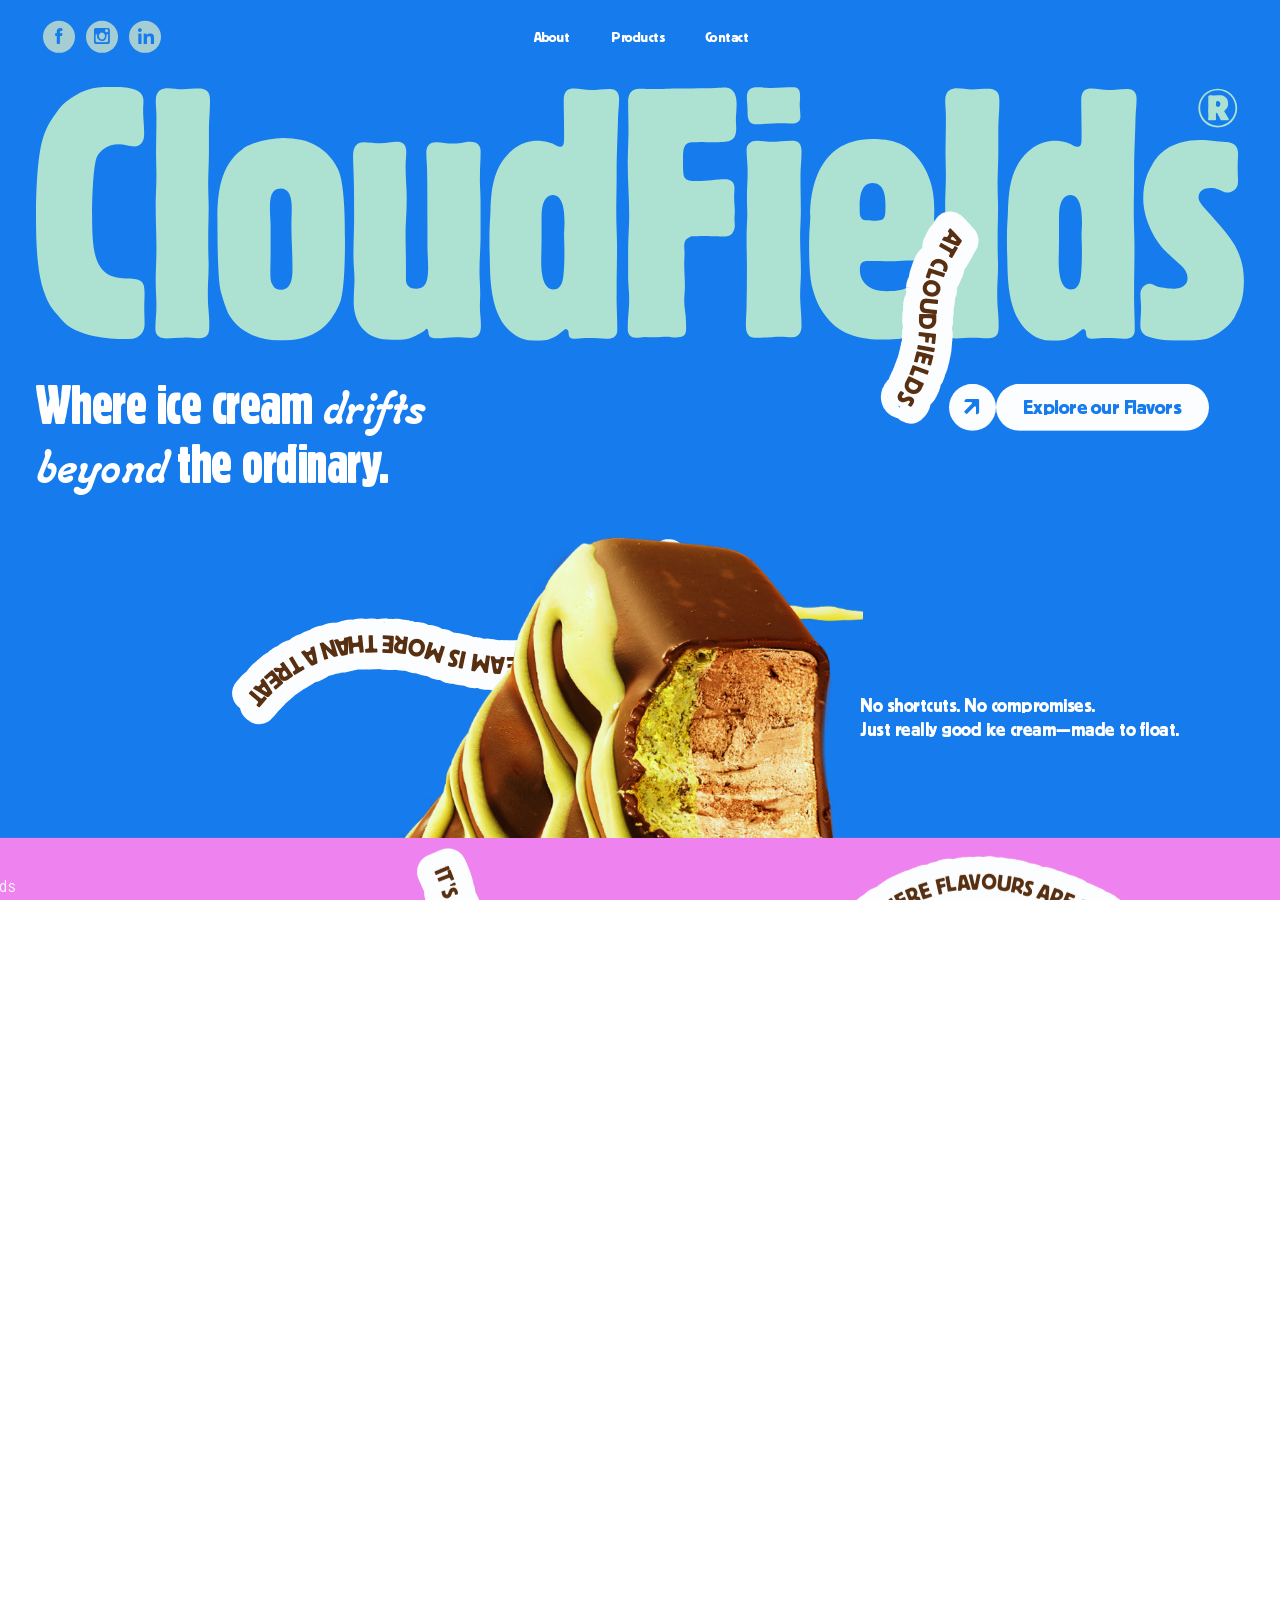
<file: index.html>
<!DOCTYPE html>
<html lang="en-US">

<head>
	<!-- set the encoding of your site -->
	<meta charset="utf-8">
	<!-- set the viewport width and initial-scale on mobile devices -->
	<meta name="viewport" content="width=device-width, initial-scale=1.0">
	<title>Cloudfields | Home</title>
	<link rel="icon" type="image/x-icon" href="assets/images/favicon.png">
	<!-- include the site stylesheet -->
	<link rel="stylesheet" href="assets/css/icomoon-style.css">
	<link rel="stylesheet" href="assets/css/swiper-bundle.min.css" />
	<link rel="stylesheet" href="style.css">
</head>

<body class="home index-about">
	<!-- no script styles for webaccessibility -->
	<noscript>
		<div>Javascript must be enabled for the correct page display</div>
	</noscript>
	<!-- allow a user to go to the main content of the page -->
	<a class="sr-only sr-only-focusable" href="#main" accesskey="m">Skip to Content</a>
	<!-- main container of all the page elements -->
	<div id="wrapper">
		<div id="wrapper-inn">
			<!-- header of the page -->
			<header id="header" class="site-header">
				<div class="header-top">
					<div class="container-fluid">
						<div class="logo">
							<a href="/">
								<img src="assets/images/site-logo-big.svg" alt="Cloudfields">
							</a>
						</div>
						<div class="header-utilities">
							<ul class="social-list">
								<li>
									<a href="https://www.facebook.com/" target="_blank">
										<i class="icon-facebook"></i>
									</a>
								</li>
								<li>
									<a href="https://instagram.com/" target="_blank">
										<i class="icon-instagram"></i>
									</a>
								</li>
								<li>
									<a href="https://linkedin.com/" target="_blank">
										<i class="icon-linkedin"></i>
									</a>
								</li>
							</ul>
						</div>

						<div class="menu-toggle-holder">
							<button type="button" class="menu-toggle nav_control">
								<span></span>
								<span></span>
								<span></span>
							</button>
						</div>

						<nav id="nav" class="site-navigation">
							<button type="button" class="close nav_control"></button>
							<ul class="main-menu">
								<li class="menu-item">
									<a href="/markup/">About</a>
								</li>

								<li class="menu-item">
									<a href="product-category.html">Products</a>
								</li>

								<li class="menu-item">
									<a href="contact-page.html">Contact</a>
								</li>
							</ul>
						</nav>
					</div>
				</div>
			</header>

			<main id="main" class="site-main">
				<section class="main-banner">
					<div class="section-bg is-sticky" style="background-color: var(--blue-color)"></div>
					<div class="banner-item">
						<div class="banner-logo">
							<img src="assets/images/site-logo-big.svg" alt="Cloudfields">
						</div>

						<div class="banner-content">
							<h1 class="banner-title">Where ice cream <span class="highlight">drifts beyond</span> the
								ordinary.</h1>
							<div class="banner-text">No shortcuts. No compromises.<br /> Just really good ice cream—made
								to
								float.</div>
							<div class="btn-holder">
								<a href="#" class="btn">
									<span class="btn-icon">
										<i class="icon-arrow-up-right"></i>
									</span>
									<span class="btn-text">Explore our Flavors</span>
								</a>
							</div>
						</div>

						<div class="banner-img-holder">
							<div class="banner-decor-new">
								<svg version="1.1" id="Layer_1" xmlns="http://www.w3.org/2000/svg" xmlns:xlink="http://www.w3.org/1999/xlink" x="0px" y="0px" viewBox="0 0 1216.9 1261" style="enable-background:new 0 0 1216.9 1261;" xml:space="preserve">
									<defs>
										<!-- The curve path -->
										<path id="banner-decor-new-path" fill="none" stroke="none" stroke-width="10" stroke-linecap="round" stroke-linejoin="round" stroke-miterlimit="10" d="M1211.9,5c0,0-152.6,57.5-152.6,224.5S846.5,485.6,846.5,485.6s-144.7,32.9-212.1,156.5 c0,0-82.1,127.5-284.5,70c0,0-178.1-73.1-297.5,75.6c0,0-86.9,121.2-25.6,266.4c0,0,23.6,47.3,88.9,88.4c0,0,107.2,51.1,124.3,113.4"/>
									</defs>
									<g font-family="inherit" font-weight="inherit" style="overflow: visible;">
										<!-- BACKGROUND LAYER: Using stroke for the "thick" shape -->
										<text stroke="var(--snake-bg)" stroke-width="50" stroke-linejoin="round"
											stroke-linecap="round">
											<textPath fill="none" id="banner-decor-txt" href="#banner-decor-new-path" startOffset="-0.3125rem"
												font-size="3.25rem"><tspan>&nbsp; &nbsp; &nbsp; &nbsp; &nbsp; &nbsp; &nbsp; &nbsp; &nbsp; &nbsp;</tspan><tspan> AT CLOUDFIELDS </tspan><tspan>&nbsp; &nbsp; &nbsp; &nbsp; &nbsp; &nbsp; &nbsp; &nbsp; &nbsp; &nbsp; &nbsp; &nbsp; &nbsp; &nbsp; &nbsp; &nbsp; &nbsp; &nbsp; &nbsp; &nbsp; &nbsp; &nbsp; </tspan><tspan>WE BELIEVE ICE CREAM IS MORE THAN A TREAT</tspan></textPath>
										</text>

										<!-- TOP LAYER: The actual brown text -->
										<text fill="var(--snake-txt-color)">
											<textPath fill="var(--snake-txt-color)" id="banner-decor-txt1" href="#banner-decor-new-path" startOffset="-0.3125rem"
												font-size="3.25rem"><tspan>&nbsp; &nbsp; &nbsp; &nbsp; &nbsp; &nbsp; &nbsp; &nbsp; &nbsp; &nbsp;</tspan><tspan> AT CLOUDFIELDS </tspan><tspan>&nbsp; &nbsp; &nbsp; &nbsp; &nbsp; &nbsp; &nbsp; &nbsp; &nbsp; &nbsp; &nbsp; &nbsp; &nbsp; &nbsp; &nbsp; &nbsp; &nbsp; &nbsp; &nbsp; &nbsp; &nbsp; &nbsp; </tspan><tspan>WE BELIEVE ICE CREAM IS MORE THAN A TREAT</tspan></textPath>
										</text>
									</g>
								</svg>
							</div>
							<div class="banner-img">
								<img src="assets/images/icecream-banner.png" alt="banner ice cream">
							</div>
						</div>
					</div>
				</section>

				<section class="about-sec" id="about">
					<div class="section-bg is-sticky" style="background-color: var(--pink-color)"></div>
					<div class="container-fluid">
						<div class="section-grid">
							<div class="about-decor-new">
								<svg version="1.1" id="Layer_1" xmlns="http://www.w3.org/2000/svg"
									xmlns:xlink="http://www.w3.org/1999/xlink" x="0px" y="0px"
									viewBox="0 0 1148.4 813.1" style="enable-background:new 0 0 1148.4 813.1;"
									xml:space="preserve">
									<defs>
										<!-- The curve path -->
										<path id="about-decor-new-path" fill="none" stroke="none" stroke-width="10"
											stroke-linecap="round" stroke-linejoin="round" stroke-miterlimit="10"
											d="M5,5c0,0,92.6,97.7,84.4,327.6c0,0-4.7,139.8,200.8,183.1c0,0,187.9,36.9,275.5-181.5 c0,0,105.7-357.9,431.6-181.6c0,0,214.6,131.6,123.5,382.3c0,0-65.8,151.8-234.4,159.8c0,0-207.7-36.7-299.3,113.4" />
									</defs>

									<g font-family="inherit" font-weight="inherit" style="overflow: visible;">
										<!-- BACKGROUND LAYER: Using stroke for the "thick" shape -->
										<text stroke="var(--snake-bg)" stroke-width="50" stroke-linejoin="round"
											stroke-linecap="round">
											<textPath fill="none" id="about-decor-txt" href="#about-decor-new-path" startOffset="-0.3125rem"
												font-size="2.76rem"><tspan>&nbsp; &nbsp; &nbsp; &nbsp; &nbsp; &nbsp;</tspan><tspan> IT'S A SPACE FOR IMAGINATION </tspan><tspan>&nbsp; &nbsp; </tspan><tspan> A PLACE WHERE CRAFT AND CREATIVITY MEET </tspan><tspan>&nbsp; &nbsp; &nbsp; &nbsp;</tspan><tspan> WHERE FLAVOURS ARE EXPLORED WITH INTENTION</tspan></textPath>
										</text>

										<!-- TOP LAYER: The actual brown text -->
										<text fill="var(--snake-txt-color)">
											<textPath id="about-decor-txt1" href="#about-decor-new-path" startOffset="-0.3125rem"
												font-size="2.76rem"><tspan>&nbsp; &nbsp; &nbsp; &nbsp; &nbsp; &nbsp;</tspan><tspan> IT'S A SPACE FOR IMAGINATION </tspan><tspan>&nbsp; &nbsp; </tspan><tspan> A PLACE WHERE CRAFT AND CREATIVITY MEET </tspan><tspan>&nbsp; &nbsp; &nbsp; &nbsp;</tspan><tspan> WHERE FLAVOURS ARE EXPLORED WITH INTENTION</tspan></textPath>
										</text>
									</g>
								</svg>
							</div>

							<div class="section-header">
								<div class="section-subtitle scroll-left">About Cloudfields</div>
								<h2 class="section-title wrap-word">Born <span class="highlight">from</span>
									Curiosity.</h2>
								<div class="section-desc text-split paragraph-animation">
									<p>Cloudfields is a playground for frozen imagination. We dream up ice creams
										inspired
										by places, textures, memories, and moments—then churn them into rich, indulgent
										realities. Every scoop is crafted to surprise, delight, and linger long after
										the
										last bite.</p>
								</div>
							</div>

							<div class="section-img">
								<img class="img-rotate-fade" src="assets/images/icecream-holding-hand.jpg"
									alt="about img">
							</div>
						</div>
					</div>
				</section>

				<section class="belief-sec" id="belief">
					<div class="section-bg is-sticky" style="background-color: var(--purple-color)"></div>
					<div class="container-fluid">
						<div class="section-grid">
							<div class="belief-decor-and">
								<svg version="1.1" id="Layer_1" xmlns="http://www.w3.org/2000/svg" xmlns:xlink="http://www.w3.org/1999/xlink" x="0px" y="0px" viewBox="0 0 39.9 139.3" style="enable-background:new 0 0 39.9 139.3;" xml:space="preserve">
									<defs>
										<!-- The curve path -->
										<path id="belief-decor-and-path" fill="none" stroke="none" stroke-width="10" stroke-linecap="round" stroke-linejoin="round" stroke-miterlimit="10" d="M34.9 5 L5 134.3" />
									</defs>
									<g font-family="inherit" font-weight="inherit" style="overflow: visible;">
										<!-- BACKGROUND LAYER: Using stroke for the "thick" shape -->
										<text stroke="var(--snake-bg)" stroke-width="50" stroke-linejoin="round"
											stroke-linecap="round">
											<textPath fill="none" id="belief-decor-and-txt" href="#belief-decor-and-path" startOffset="-0.3125rem"
												font-size="3.25rem"><tspan> AND </tspan></textPath>
										</text>

										<!-- TOP LAYER: The actual brown text -->
										<text fill="var(--snake-txt-color)">
											<textPath fill="var(--snake-txt-color)" id="belief-decor-and-txt1" href="#belief-decor-and-path" startOffset="-0.3125rem"
												font-size="3.25rem"><tspan> AND </tspan></textPath>
										</text>
									</g>
								</svg>
							</div>

							<div class="belief-decor-new">
								<svg version="1.1" id="Layer_1" xmlns="http://www.w3.org/2000/svg" xmlns:xlink="http://www.w3.org/1999/xlink" x="0px" y="0px" viewBox="0 0 567.7 1377.1" style="enable-background:new 0 0 567.7 1377.1;" xml:space="preserve">
									<defs>
										<!-- The curve path -->
										<path id="belief-decor-new-path" fill="none" stroke="none" stroke-width="10" stroke-linecap="round" stroke-linejoin="round" stroke-miterlimit="10" d="M562.7,5l-29.9,129.3c0,0-51.5,167.8-257.6,186c0,0-264-0.1-269.3,237.8c0,0-21.3,145.9,141,227.6 c0,0,204.6,38.1,241.5,67.7c0,0,113.2,64.5,125.7,201.6c0,0,28.4,276.5-275.4,317.1"/>
									</defs>
									<g font-family="inherit" font-weight="inherit" style="overflow: visible;">
										<!-- BACKGROUND LAYER: Using stroke for the "thick" shape -->
										<text stroke="var(--snake-bg)" stroke-width="50" stroke-linejoin="round"
											stroke-linecap="round">
											<textPath fill="none" id="belief-decor-txt" href="#belief-decor-new-path" startOffset="-0.3125rem"
												font-size="3.25rem"><tspan>&nbsp; &nbsp; &nbsp; &nbsp; &nbsp; &nbsp; &nbsp;</tspan><tspan>WHERE JOY IS DESIGNED INTO EVERY DETAIL. EVERY CLOUDFIELDS CREATION IS THOUGHTFULLY CRAFTED</tspan></textPath>
										</text>

										<!-- TOP LAYER: The actual brown text -->
										<text fill="var(--snake-txt-color)">
											<textPath fill="var(--snake-txt-color)" id="belief-decor-txt1" href="#belief-decor-new-path" startOffset="-0.3125rem"
												font-size="3.25rem"><tspan>&nbsp; &nbsp; &nbsp; &nbsp; &nbsp; &nbsp; &nbsp;</tspan><tspan>WHERE JOY IS DESIGNED INTO EVERY DETAIL. EVERY CLOUDFIELDS CREATION IS THOUGHTFULLY CRAFTED</tspan></textPath>
										</text>
									</g>
								</svg>
							</div>
							<div class="section-header">
								<div class="section-subtitle scroll-left">Our Belief</div>
								<h2 class="section-title text-split">Crafted <span class="highlight">for</span> Delight
								</h2>
								<div class="section-desc text-split paragraph-animation">
									<p>At Cloudfields, we believe ice cream should feel like discovery. We explore
										flavors
										the way artists explore ideas: with curiosity, restraint, and just enough
										boldness
										to keep things interesting. From global inspirations to playful twists, every
										Cloudfields creation is made to feel indulgent, comforting, and a little
										magical.
									</p>
								</div>
								<div class="btn-holder">
									<a href="#" class="btn">
										<span class="btn-icon">
											<i class="icon-arrow-up-right"></i>
										</span>
										<span class="btn-text">More Coming Soon</span>
									</a>
								</div>
							</div>
						</div>
					</div>
				</section>

				<section class="cloud-sec">
					<div class="section-bg is-sticky" style="background-color: var(--yellow-color)"></div>
					<div class="container-fluid">
						<div class="cloud-decor-new">
							<svg version="1.1" id="Layer_1" xmlns="http://www.w3.org/2000/svg" xmlns:xlink="http://www.w3.org/1999/xlink" x="0px" y="0px" viewBox="0 0 1154.4 896.1" style="enable-background:new 0 0 1154.4 896.1;" xml:space="preserve">
								<defs>
									<!-- The curve path -->
									<path id="cloud-decor-new-path" fill="none" stroke="none" stroke-width="10" stroke-linecap="round" stroke-linejoin="round" stroke-miterlimit="10" d="M1148.1,5c0,0,37.2,274.9-278.4,329.3c0,0-312.8,32.4-340.9,375.2c0,0-78.1,324-430.3,106.4 c0,0-198-152.7-17.6-409"/>
								</defs>
								<g font-family="inherit" font-weight="inherit" style="overflow: visible;">
									<!-- BACKGROUND LAYER: Using stroke for the "thick" shape -->
									<text stroke="var(--snake-bg)" stroke-width="50" stroke-linejoin="round"
										stroke-linecap="round">
										<textPath fill="none" id="cloud-decor-txt" href="#cloud-decor-new-path" startOffset="-0.3125rem"
											font-size="2.76rem"><tspan> THOUGHTFULLY CRAFTED </tspan><tspan>&nbsp; &nbsp; &nbsp; &nbsp; &nbsp; &nbsp; &nbsp; </tspan><tspan>FROM THE BALANCE OF FLAVOURS TO THE SHAPE IT TAKES IN YOUR HANDS</tspan></textPath>
									</text>

									<!-- TOP LAYER: The actual brown text -->
									<text fill="var(--snake-txt-color)">
										<textPath fill="var(--snake-txt-color)" id="cloud-decor-txt1" href="#cloud-decor-new-path" startOffset="-0.3125rem"
											font-size="2.76rem"><tspan> THOUGHTFULLY CRAFTED </tspan><tspan>&nbsp; &nbsp; &nbsp; &nbsp; &nbsp; &nbsp; &nbsp; </tspan><tspan>FROM THE BALANCE OF FLAVOURS TO THE SHAPE IT TAKES IN YOUR HANDS</tspan></textPath>
									</text>
								</g>
							</svg>
						</div>
						<div class="section-subtitle scroll-left">Our Way of Making Clouds</div>
						<div class="cloud-slider-holder swiper">
							<div class="swiper-wrapper">
								<div class="cloud-slide swiper-slide">
									<div class="section-header">
										<div class="section-header-inn">
											<h2 class="section-title">Imaginative First</h2>
											<div class="section-desc">
												<p>We create flavors inspired by places, cultures, and curiosity.</p>
											</div>
										</div>
										<div class="cloud-img">
											<img src="assets/images/imaginative-first.svg" alt="imaginative first">
											<div class="cloud-img-info">Cloudfields doesn’t do boring.<br />We make ice
												cream
												that
												feels like a moment — <br />not just a dessert.</div>
										</div>
									</div>
								</div>

								<div class="cloud-slide swiper-slide">
									<div class="section-header">
										<div class="section-header-inn">
											<h2 class="section-title">Crafted with Care</h2>
											<div class="section-desc">
												<p>Thoughtful processes, quality ingredients</p>
											</div>
										</div>
										<div class="cloud-img">
											<img src="assets/images/crafted-with-care.svg" alt="crafted with care">
											<div class="cloud-img-info">Think big, rich, unexpected
												flavors.<br />Textured.
												Thoughtful. Totally crave-worthy.</div>
										</div>
									</div>
								</div>

								<div class="cloud-slide swiper-slide">
									<div class="section-header">
										<div class="section-header-inn">
											<h2 class="section-title">Joyfully indul- <br />gent</h2>
											<div class="section-desc">
												<p>Rich, creamy, and unapologetically satisfying</p>
											</div>
										</div>
										<div class="cloud-img">
											<img src="assets/images/joyfully-indulgent.svg" alt="joyfully indulgent">
											<div class="cloud-img-info">Why? Because life’s better with fun in it.</div>
										</div>
									</div>
								</div>

								<div class="cloud-slide swiper-slide">
									<div class="section-header">
										<div class="section-header-inn">
											<h2 class="section-title">Always Explo- <br />ring</h2>
											<div class="section-desc">
												<p>Limited runs, new ideas, evolving fields.</p>
											</div>
										</div>
										<div class="cloud-img">
											<img src="assets/images/always-exploring.svg" alt="always exploring">
											<div class="cloud-img-info">From global inspirations to playful twists,
												every
												Cloudfields creation is made to feel a little magical.</div>
										</div>
									</div>
								</div>
							</div>
							<div class="swiper-arrow-holder">
								<div class="swiper-arrow swiper-button-prev"></div>
								<div class="swiper-arrow swiper-button-next"></div>
							</div>
						</div>
					</div>
				</section>
			</main>

			<footer class="site-footer">
				<div class="section-bg" style="background-color: var(--orange-color)"></div>
				<div class="container-fluid">
					<div class="footer-top">
						<div class="container-fluid">
							<div class="footer-links">
								<div class="footer-logo">
									<img class="fade-in-up" src="assets/images/site-logo-sm.svg" alt="Cloudfields">
								</div>

								<ul class="footer-menu list-animation">
									<li>
										<a href="#">Products</a>
									</li>
									<li>
										<a href="#about">About Cloudfields</a>
									</li>
									<li>
										<a href="#belief">Our Beliefs</a>
									</li>
									<li>
										<a href="#">Contact</a>
									</li>
								</ul>
							</div>

							<div class="footer-newsletter fade-in-up">
								<form action="">
									<h3 class="footer-title">New clouds form often. Stay in the swirl.</h3>
									<div class="form-row">
										<div class="footer-group">
											<label for="footer_news_email" class="sr-only">Email Address</label>
											<input class="form-control" type="email" name="footer_news_email"
												id="footer_news_email" placeholder="Your Email Address" required>
										</div>
										<div class="btn-holder">
											<button type="submit" class="btn-submit">Sign Up</button>
										</div>
									</div>
								</form>
							</div>
						</div>
					</div>

					<div class="footer-bottom">

						<div class="footer-copyright-holder">
							<ul class="social-list">
								<li class="fade-in-right" data-gsap-delay="0">
									<a href="https://www.facebook.com/" target="_blank">
										<i class="icon-facebook"></i>
									</a>
								</li>
								<li class="fade-in-right" data-gsap-delay="0.2">
									<a href="https://instagram.com/" target="_blank">
										<i class="icon-instagram"></i>
									</a>
								</li>
								<li class="fade-in-right" data-gsap-delay="0.4">
									<a href="https://linkedin.com/" target="_blank">
										<i class="icon-linkedin"></i>
									</a>
								</li>
							</ul>
							<div class="footer-copyright fade-in-right">©2026 <span>Cloudfields Creamery Co. All rights
									reserved.</span></div>
						</div>
						<div class="footer-decor">
							<img src="assets/images/footer-decor-merged.svg" alt="footer decor">
						</div>

						<div class="developer-info sr-only">
							<div class="developer-text">
								<p>
									Developed by <a href="https://aquariusthemes.com/" target="_blank">Aquarius
										Themes</a>
								</p>
							</div>
						</div>
					</div>
				</div>
			</footer>
		</div>
	</div>
	<!-- allow a user to go to the top of the page -->
	<a class="sr-only sr-only-focusable" href="#wrapper" accesskey="h">Back top top</a>
	<!-- include jQuery library -->
	<script src="assets/js/jquery.min.js"></script>
	<!-- include custom JavaScript -->
	<script src="assets/js/split-type.min.js"></script>
	<script src="assets/js/gsap.min.js"></script>
	<script src="assets/js/scrollTrigger.min.js"></script>
	<script src="assets/js/scrollSmoother.min.js"></script>
	<script src="assets/js/motionPathPlugin.min.js"></script>
	<script src="assets/js/swiper-bundle.min.js"></script>
	<script src="assets/js/stickyScrollBlock.js"></script>
	<script src="assets/js/scripts-about.js"></script>
	<script>
		// Smooth scroll for anchor nav links — handles both click and page-load hash
		(() => {
			const anchorSelectors = 'a[href="#about"], a[href="#belief"]';

			const scrollToTarget = (target) => {
				if (!target) return;
				const smoother = (typeof ScrollSmoother !== 'undefined' && ScrollSmoother.get) ? ScrollSmoother.get() : null;
				if (smoother) {
					smoother.scrollTo(target, true);
				} else {
					target.scrollIntoView({ behavior: 'smooth' });
				}
			};

			// Handle clicks
			document.querySelectorAll(anchorSelectors).forEach((link) => {
				link.addEventListener('click', (e) => {
					const target = document.querySelector(link.getAttribute('href'));
					if (!target) return;
					e.preventDefault();
					scrollToTarget(target);
				});
			});

			// Handle page load with a hash in the URL
			const hash = window.location.hash;
			if (hash === '#about' || hash === '#belief') {
				window.addEventListener('load', () => {
					// Small delay so ScrollSmoother finishes initialising
					setTimeout(() => {
						const target = document.querySelector(hash);
						scrollToTarget(target);
					}, 300);
				});
			}
		})();
	</script>
	<script>
		(() => {
			const clamp = (value, min, max) => Math.min(Math.max(value, min), max);

			const setupSnake = async () => {
				const host = document.getElementById('snakeSvgHost');
				if (!host) return;

				const response = await fetch('assets/images/snake-decor-stroke.svg');
				const svgText = await response.text();
				const parser = new DOMParser();
				const doc = parser.parseFromString(svgText, 'image/svg+xml');
				const svg = doc.querySelector('svg');
				if (!svg) return;

				host.innerHTML = '';
				host.appendChild(svg);

				const bgPaths = Array.from(svg.querySelectorAll('.st1-bg'));
				if (bgPaths.length === 0) return;

				const defs = svg.querySelector('defs') || (() => {
					const d = document.createElementNS('http://www.w3.org/2000/svg', 'defs');
					svg.insertBefore(d, svg.firstChild);
					return d;
				})();

				const glow = document.createElementNS('http://www.w3.org/2000/svg', 'filter');
				glow.setAttribute('id', 'snake-glow');
				glow.innerHTML = `
					<feGaussianBlur stdDeviation="2.2" result="coloredBlur"></feGaussianBlur>
					<feMerge>
						<feMergeNode in="coloredBlur"></feMergeNode>
						<feMergeNode in="SourceGraphic"></feMergeNode>
					</feMerge>
				`;
				defs.appendChild(glow);

				const mask = document.createElementNS('http://www.w3.org/2000/svg', 'mask');
				mask.setAttribute('id', 'snake-reveal');
				mask.setAttribute('maskUnits', 'userSpaceOnUse');

				const maskGroup = document.createElementNS('http://www.w3.org/2000/svg', 'g');
				const maskPaths = bgPaths.map((bgPath) => {
					const maskPath = bgPath.cloneNode(true);
					maskPath.removeAttribute('class');
					maskPath.setAttribute('fill', 'none');
					maskPath.setAttribute('stroke', '#ffffff');
					maskPath.setAttribute('stroke-width', '80');
					maskPath.setAttribute('stroke-linecap', 'round');
					maskPath.setAttribute('stroke-linejoin', 'round');
					maskGroup.appendChild(maskPath);
					return maskPath;
				});

				mask.appendChild(maskGroup);
				defs.appendChild(mask);

				const viewBox = (svg.getAttribute('viewBox') || '').split(/\s+/).map(Number);
				const vbWidth = viewBox[2] || svg.viewBox.baseVal.width || svg.getBoundingClientRect().width;
				const vbHeight = viewBox[3] || svg.viewBox.baseVal.height || svg.getBoundingClientRect().height;

				const revealRect = document.createElementNS('http://www.w3.org/2000/svg', 'rect');
				revealRect.setAttribute('x', '0');
				revealRect.setAttribute('y', '0');
				revealRect.setAttribute('width', String(vbWidth));
				revealRect.setAttribute('height', String(vbHeight));
				revealRect.setAttribute('fill', '#FDFEFF');
				revealRect.setAttribute('mask', 'url(#snake-reveal)');
				svg.insertBefore(revealRect, svg.firstChild.nextSibling);

				bgPaths.forEach((path) => path.classList.add('snake-guide'));

				const lengths = maskPaths.map((maskPath) => maskPath.getTotalLength());
				const totalLength = lengths.reduce((sum, len) => sum + len, 0);

				maskPaths.forEach((maskPath, i) => {
					const length = lengths[i];
					maskPath.style.strokeDasharray = length;
					maskPath.style.strokeDashoffset = length;
					maskPath.classList.add('snake-draw');
				});

				const dot = document.createElementNS('http://www.w3.org/2000/svg', 'circle');
				dot.setAttribute('r', '10');
				dot.classList.add('snake-dot');
				svg.appendChild(dot);

				const setProgress = (progress) => {
					const targetLength = totalLength * progress;
					let traveled = 0;
					let activeIndex = 0;
					for (let i = 0; i < lengths.length; i += 1) {
						const len = lengths[i];
						if (traveled + len >= targetLength) {
							activeIndex = i;
							break;
						}
						traveled += len;
					}
					maskPaths.forEach((maskPath, i) => {
						const len = lengths[i];
						if (i < activeIndex) {
							maskPath.style.strokeDashoffset = 0;
						} else if (i > activeIndex) {
							maskPath.style.strokeDashoffset = len;
						} else {
							const localLength = Math.max(0, targetLength - traveled);
							maskPath.style.strokeDashoffset = len - localLength;
							const point = maskPath.getPointAtLength(localLength);
							dot.setAttribute('cx', String(point.x));
							dot.setAttribute('cy', String(point.y));
						}
					});
				};

				const startEl = document.querySelector('.main-banner') || document.querySelector('.site-main');
				const endEl = document.querySelector('.cloud-sec') || document.querySelector('.site-main');
				let scrollStart = 0;
				let scrollEnd = 0;

				const updateBounds = () => {
					const viewH = window.innerHeight;
					const startRect = startEl.getBoundingClientRect();
					const endRect = endEl.getBoundingClientRect();
					const scrollTop = window.scrollY || window.pageYOffset;
					scrollStart = startRect.top + scrollTop + viewH * 0.2;
					scrollEnd = endRect.top + scrollTop + endRect.height - viewH * 0.2;
					if (scrollEnd <= scrollStart) {
						scrollEnd = scrollStart + viewH;
					}
				};

				const update = () => {
					const scrollTop = window.scrollY || window.pageYOffset;
					const progress = clamp((scrollTop - scrollStart) / (scrollEnd - scrollStart), 0, 1);
					setProgress(progress);
				};

				let ticking = false;
				const onScroll = () => {
					if (!ticking) {
						window.requestAnimationFrame(() => {
							update();
							ticking = false;
						});
						ticking = true;
					}
				};

				updateBounds();
				update();

				window.addEventListener('scroll', onScroll, { passive: true });
				window.addEventListener('resize', () => {
					updateBounds();
					update();
				});
			};

			setupSnake().catch(() => { });
		})();
	</script>
</body>

</html>
</file>
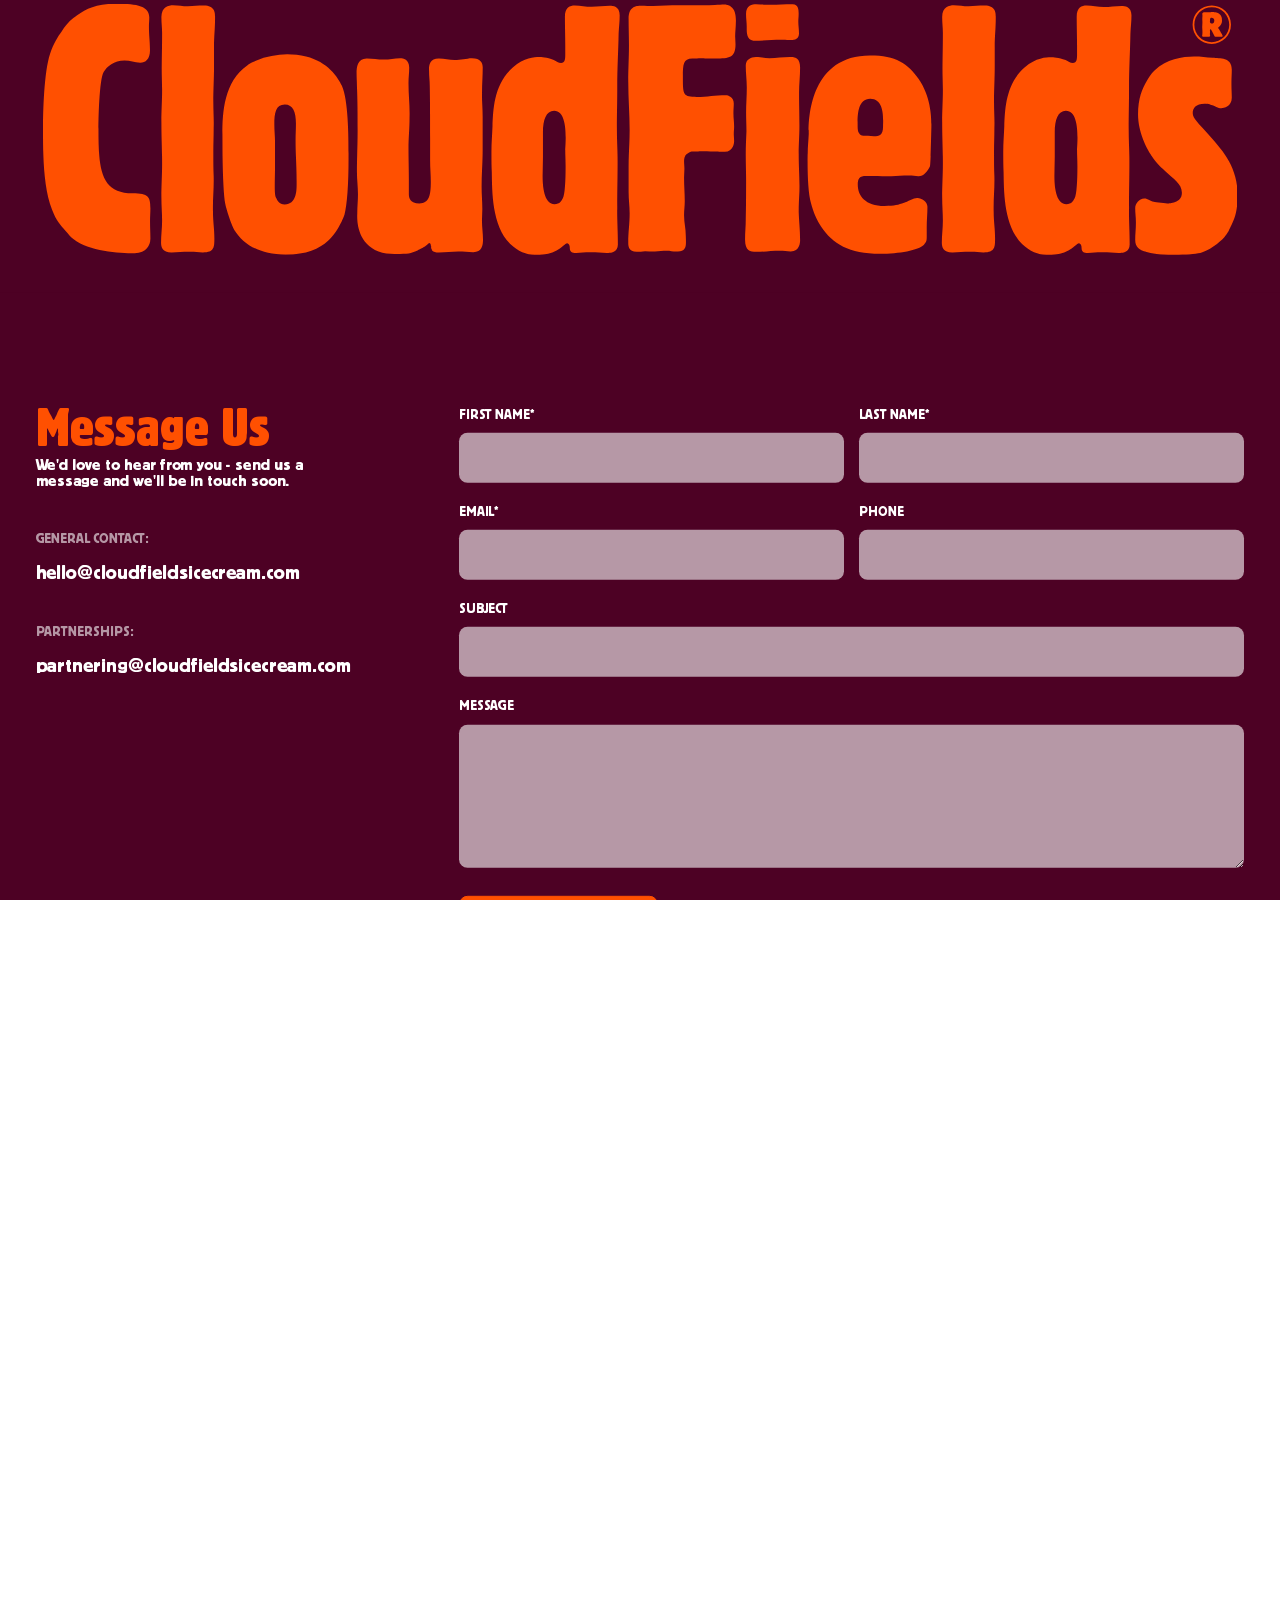
<file: contact-page.html>
<!DOCTYPE html>
<html lang="en-US">

<head>
	<!-- set the encoding of your site -->
	<meta charset="utf-8">
	<!-- set the viewport width and initial-scale on mobile devices -->
	<meta name="viewport" content="width=device-width, initial-scale=1.0">
	<title>Cloudfields | Home</title>
	<link rel="icon" type="image/x-icon" href="assets/images/favicon.png">
	<!-- include the site stylesheet -->
	<link rel="stylesheet" href="assets/css/icomoon-style.css">
	<link rel="stylesheet" href="assets/css/swiper-bundle.min.css" />
	<link rel="stylesheet" href="style.css">
</head>

<body class="page page-template-contact-page">
	<!-- no script styles for webaccessibility -->
	<noscript>
		<div>Javascript must be enabled for the correct page display</div>
	</noscript>
	<!-- allow a user to go to the main content of the page -->
	<a class="sr-only sr-only-focusable" href="#main" accesskey="m">Skip to Content</a>
	<!-- main container of all the page elements -->
	<div id="wrapper">
		<div id="wrapper-inn">
			<!-- header of the page -->
			<header id="header" class="site-header">
				<div class="header-top">
					<div class="container-fluid">
						<div class="logo">
							<a href="/">
								<svg version="1.1" id="Layer_1" xmlns="http://www.w3.org/2000/svg" xmlns:xlink="http://www.w3.org/1999/xlink" x="0px" y="0px" viewBox="0 0 1725.5 362.8" style="enable-background:new 0 0 1725.5 362.8;" xml:space="preserve">
								<g>
									<path fill="currentcolor" d="M829.3,297.4c0,18.6,1,31.7,1,50.3c0,13.6-14.1,12.1-15.6,12.1c-8.6,0-14.6-1-23.1-1h-2c-7.5,0-12.6,1-19.6,1
										c-6,0-9.1-2-9.1-6.5c0-3-0.5-7-4-7.5c-2,0-8.6,7-15.1,10.6c-9.6,5.5-19.6,6.5-28.7,6.5c-12.6,0-26.2-4.5-38.2-16.1
										c-26.7-26.2-26.2-76.5-26.7-103.2c-0.5-11.1-0.5-19.1-0.5-30.2c0-13.6,1-23.1,1.5-36.7c1-26.2,2.5-61.4,29.7-85
										C694.4,77.5,710.5,77,716.1,77c4,0,11.1,0.5,21.6,4c4,1.5,6.5,4.5,10.6,4.5c6.5,0,6-7,6-15.6v-9.1c0-15.6-0.5-26.7-0.5-42.3
										c0-13.6,7.5-16.1,14.1-16.1c9.1,0,15.6,2,24.7,2c9.6,0,16.6-1.5,26.2-1.5c4,0,14.1,0.5,14.1,13.6c0,9.6-1,16.1-1.5,26.2
										c-0.5,28.7-2,49.3-2,78c0,22.6-0.5,38.7-0.5,60.9c0,17.1,1,29.2,1,46.3c0,23.6-0.5,40.3-0.5,64.4V297.4z M754.8,234.5
										c0-8.1-0.5-15.6-0.5-23.1s5.5-56.9-16.1-56.9c-11.6,0-16.1,13.6-16.1,30.7v36.2c0,9.1-0.5,18.6-0.5,27.7c0,20.6,4,40.3,17.1,40.3
										c8.1,0,10.6-5.5,12.1-8.6c3-4.5,4-26.2,4-44.3V234.5z"/>
									<path fill="currentcolor" d="M210.8,358.3c-9.6,0-16.1,1-25.2,1c-13.1,0-15.1-8.1-15.1-14.1c0-11.6,1.5-20.1,1.5-31.7c0-12.6-1-21.1-1-33.7
										c0-18.1,1-31.2,1-49.3c0-22.1-1-37.2-1-59.4c0-17.1,1-29.2,1-46.8c0-7.5-0.5-15.6-0.5-23.1c0-22.1,0.5-37.2,0.5-59.4
										c0-8.1-1-14.1-1-22.6C171.1,4,181.7,2,187.7,2c8.1,0,13.6,1.5,21.6,1.5c8.6,0,14.6-1,23.1-1c17.1,0,16.1,12.6,16.1,17.6
										c0,15.6-1.5,26.7-1.5,41.8v27.7c0,19.6-1,33.7-1,53.3c0,13.6,1,23.1,0.5,36.7c0,12.6-0.5,21.6-0.5,34.7c0,12.6,0,21.6,0.5,34.7
										c0.5,19.1-1.5,32.2-1,51.3c0,14.6,2,24.2,2,38.7c0,12.1,0,20.1-16.6,20.1c-6.5,0-11.1-1-18.1-1H210.8z"/>
									<g>
										<path fill="currentcolor" d="M1688.1,57.9c-15.5,0-27.7-12.3-27.7-27.8c0-15.4,12.2-27.5,27.7-27.5c15.5,0,27.7,12.1,27.7,27.4v0.4
											C1715.8,45.9,1703.5,57.9,1688.1,57.9z M1688.2,5c-14.1,0-25.3,11.1-25.3,25.2c0,13.9,11.2,25.2,25.1,25.2
											c13.9,0,25.3-11.2,25.3-25C1713.3,16.2,1702.2,5,1688.2,5z M1702,47.7c-0.4,0-0.7-0.1-1.1-0.1c-0.7-0.1-1.2-0.1-1.6-0.1h-0.1h-0.6
											h-0.9h-0.9l-0.8,0.1h-0.3h-0.6c-0.5,0.1-0.8,0.1-1,0.1c-1.3,0-1.9-0.2-2.5-1.9l-0.2-0.4l-0.2-0.4c-0.1-0.2-0.2-0.3-0.2-0.5
											c-0.2-0.2-0.2-0.2-0.2-0.3l-1.2-2.4l-0.5-0.8c-0.2-0.4-0.6-1.1-0.9-1.6c-0.2-0.4-0.2-0.5-0.2-0.6c-0.1-0.1-0.2-0.2-0.2-0.3
											l-0.2-0.3c0-0.1,0-0.1-0.1-0.2c-0.4-0.8-0.9-1.2-1.2-1.2c-0.5,0-0.9,0.5-0.9,1.4c0,0.3,0,0.8,0.1,1.2c0,0.8,0.1,1.2,0.1,1.5
											c0,0.2-0.1,0.5-0.1,0.9c0,0.7-0.1,1.1-0.1,1.4v0.3c0,1,0.1,1.6,0.2,1.9l0.1,0.7v0.2c0,0.9-0.6,1.3-1.6,1.3h-0.6l-0.6-0.1h-1.6
											h-0.6h-0.1c-0.3,0-0.9,0-1.5,0.1c-0.7,0-0.9,0.1-1.2,0.1h-0.8h-0.9h-0.1c-1,0-1.9-0.8-1.9-1.6c0-0.2,0.1-0.5,0.1-0.9l0.1-0.6
											c0-0.3,0.1-0.5,0.1-0.6v-0.6l0.1-0.9v-1.7c0-0.9,0-1.5-0.1-3.2c0-0.3-0.1-0.6-0.1-0.8V36v-0.5l-0.1-0.5v-0.6v-1.9l0.1-1.1v-1
											l0.1-1.4v-1.5c0-0.4,0.1-0.7,0.1-0.9c0-0.4-0.1-1.1-0.1-2.2c-0.1-1.2-0.1-1.6-0.1-2.1v-1.2l0.2-3.3v-0.2v-0.5v-0.5l-0.1-0.3v-0.9
											c-0.1-0.3-0.1-0.7-0.1-0.9c0-1.7,1.1-2.4,3.8-2.4h0.9h0.4h0.4l0.5,0.1h1.2h1.2h0.9l2.6-0.1l1.1-0.1h1.1h0.4h0.4h0.9
											c0.5,0,0.9,0,1.4,0.1c2.7,0.2,3.9,0.5,5.4,1.2c1.2,0.5,2.2,1.2,3.3,2.6c0.1,0.1,0.2,0.2,0.2,0.2c0.1,0.1,0.1,0.1,0.2,0.2
											c0.1,0.1,0.2,0.3,0.4,0.7c0.1,0.1,0.2,0.2,0.3,0.5c0,0.1,0.1,0.2,0.1,0.2c0.3,0.5,0.4,0.8,0.5,1.1c0.5,1,0.8,2.6,0.8,4.7v0.4
											c0.1,0.5,0.1,0.8,0.1,1c0,3.3-2.2,7.2-5,8.9c-0.5,0.3-0.6,0.5-0.6,0.8c0,0.2,0.2,0.5,0.4,1l0.3,0.5c0.1,0.2,0.4,0.6,1,1.5
											c0.2,0.3,0.5,0.8,0.9,1.4c0.2,0.2,0.2,0.4,0.3,0.5l0.3,0.5l0.2,0.5l0.2,0.5c0.1,0.1,0.1,0.1,0.1,0.2c0.3,0.5,0.6,0.9,0.9,1.4
											c0.8,1.3,1.2,2.1,1.3,2.3c0.5,0.8,0.7,1.2,0.7,1.7C1703.9,47.2,1703.3,47.7,1702,47.7z M1691.7,23.9L1691.7,23.9
											c0-2.1-1.7-3.7-3.8-3.7c-1.6,0-2.3,0.8-2.3,2.4V23l-0.1,0.3v0.9v0.5v0.2c0,0.2,0,0.4-0.1,0.6V26v0.2v0.2c0,1.2,1.3,2.2,2.8,2.2
											c2,0,3.1-0.9,3.3-3c0.1-0.2,0.1-0.4,0.1-0.5l0.1-0.3V23.9z"/>
									</g>
									<path fill="currentcolor" d="M155,340.2c0,8.1-5.5,20.1-22.6,20.1c-22.6,0-65.9-2.5-88.6-20.6c-4.5-3.5-7.5-7.5-11.1-11.6
										c-7.5-8.6-13.6-14.6-19.6-30.7C0,264.7,0,213.9,0,181.1C0,155,1.5,98.6,10.1,72.5c5.5-16.1,11.1-24.7,16.6-32.2
										c10.1-15.1,14.6-17.6,22.6-23.6C62.4,7.5,76.5,0,103.7,0c25.2,0,49.8,1,49.8,19.6c0,5-0.5,8.6-0.5,13.6c0,12.6,1.5,21.1,1.5,34.2
										c0,12.6-6.5,17.6-14.1,17.6c-8.6,0-14.1-3-22.6-3c-15.6,0-25.2,8.6-30.2,16.6c-6.5,10.6-7.5,70.9-7.5,82c0,56.9,2.5,93.1,49.3,93.1
										c23.1,0,25.7,5.5,25.7,21.6c0,7-0.5,12.1-0.5,19.1c0,9.1,0.5,15.1,0.5,24.2V340.2z"/>
									<path fill="currentcolor" d="M379.9,76c31.2,7.5,46.3,30.2,51.8,42.3c10.1,22.6,9.6,82.5,9.6,105.2c0,37.2-2,67.4-6,81.5
										c-1.5,3.5-8.1,23.1-23.6,37.2c-12.6,11.6-31.2,20.1-61.4,20.1c-38.2,0-61.4-15.6-74-35.7c-4.5-7.5-11.6-30.2-13.1-37.7
										c-2.5-12.6-4-48.8-4-87.1c0-31.2-3-86,36.2-113.2c3.5-3,5.5-3.5,12.1-6.5c14.6-6,30.7-8.6,45.3-9.1C361.8,73,370.9,74,379.9,76z
										M366.3,256.6c0-22.1-1.5-37.7-1.5-59.4c0-9.1,0.5-15.1,0.5-24.2c0-16.6-4-27.7-16.1-27.7c-13.1,0-15.1,12.6-15.1,28.7
										c0,9.6,1,16.1,1,25.7V235c0,19.1-1.5,40.3,1.5,45.3c2,4,4,9.6,12.6,9.6c17.6,0,17.1-22.1,17.1-30.2V256.6z"/>
									<path fill="currentcolor" d="M634,130.3c0,12.1,1,20.6,1,32.7v48.3c0,19.1-1.5,33.2-1.5,52.8c0,11.6,1,19.6,1,31.2v2
										c0,5.5-0.5,10.6-0.5,16.1c0,10.1,1.5,17.1,1.5,27.2c0,8.6-1.5,18.1-14.1,18.1c-8.1,0-13.6-1-21.6-1c-10.6,0-17.6,1.5-28.2,1.5
										c-4.5,0-7.5-1-9.6-3c-0.5-1-0.5-2-1-2.5c-1-1,0-2.5-0.5-3.5c-0.5-1,0-4-2-4.5c-1.5-0.5-2.5,2.5-6.5,4.5c0,0.5-7,4-11.1,6
										c-10.1,4.5-13.6,5-31.2,5h-2c-7.5,0-16.1-0.5-23.1-3.5c-34.2-13.6-30.7-51.8-30.7-54.8c0-9.6,1-18.6,1-27.7
										c0-12.1-1.5-20.6-1.5-32.7c0-22.1,1-37.2,1-59.4c0-24.2,0-40.8-1-64.9c0-6.5-0.5-11.1-0.5-18.1c0-8.1,1-21.1,14.6-21.1
										c9.1,0,15.6,1.5,24.7,1.5c8.6,0,15.1-2,23.6-2c4.5,0,13.1,1.5,13.1,13.6c0,8.6-1,14.1-1,22.6c0,18.1,2,31.2,1.5,49.3
										c0,17.1-1.5,29.2-1.5,45.8c0,16.1,0.5,27.7,0.5,43.8v21.1c0,6,2,13.6,15.1,13.6c14.6,0,16.6-12.6,16.6-31.2c0-11.6-1-19.6-1-31.2
										v-30.2c0-28.7,0-48.3-0.5-77c0-8.1-1-13.6-1-21.6c0-3-2-18.1,14.1-18.1c8.6,0,14.6,2,22.6,2c5,0,8.6-0.5,13.1-1
										c4.5-0.5,7.5-1.5,12.1-1.5c12.6,0,15.6,7,15.6,13.1c0,13.6-1,23.1-1,36.7V130.3z"/>
									<path fill="currentcolor" d="M975.7,213.4c-8.6,0-14.1-0.5-22.6-0.5c-3.5,0-6,0-9.6,0.5c-3.5,0.5-7.5-2-14.1,4c-2,1.5-3.5,5.5-3.5,9.6
										s0.5,7,0.5,11.1s-0.5,8.6-0.5,13.1c0,12.6,1,21.1,1,33.7c0,7.5-1,13.1-1,20.6c0,11.1,2.5,18.6,2.5,29.7
										c0.5,15.1,1.5,21.6-11.6,22.6c-5.5,0.5-10.6-1-15.6-1c-6.5,0-11.1,1-17.6,1c-5,0-9.6-0.5-14.1-0.5c-4.5,0.5-7.5,1-12.1,1
										c-12.6,0-12.1-10.1-12.1-13.6c0-15.6,2-26.7,2-42.3c0-11.1-1.5-19.1-1.5-30.7V235c0-19.6,1.5-33.2,1.5-52.8c0-23.1-2-46.3-2-69.4
										c0-19.6,1-33.7,1-53.3c0-14.1-0.5-24.2-0.5-37.7c0-18.1,10.6-19.1,18.1-19.1c6.5,0,11.1,0.5,17.6,0.5c13.6,0,23.1-1,37.2-1h19.6
										c12.1,0,20.1,0,32.2-0.5c7.5-0.5,14.1-1,16.6-0.5c3,1,4,0,8.6,5c3.5,3.5,5.5,11.1,5,20.6c0,7-1,13.6-1,20.6c0,3.5,0.5,7.5,0.5,11.1
										c0,22.1-11.6,20.6-37.7,20.6c-4.5,0-7.5-0.5-11.6-0.5c-5,0-8.6,0.5-13.1,0.5c-13.1,0-13.6,9.1-13.6,25.7c0,26.2-0.5,29.7,20.1,29.7
										c15.6,0,26.2-2.5,41.8-2.5c3.5,0,11.6,2.5,11.6,12.1c0,5-0.5,8.6-0.5,14.1c0,7,1,12.1,1,19.1c0,4-0.5,7-0.5,11.6c0,3,0.5,6,0.5,9.1
										c0,2.5-1,15.6-13.6,15.6H975.7z"/>
									<path fill="currentcolor" d="M1080.4,77c7,0,13.1,2.5,13.1,15.1c0,13.6-1.5,23.1-1.5,36.2c0,17.6,0.5,29.7,0.5,47.3c0,15.6-1,26.2-1,41.8
										c0,20.1,1.5,33.7,1,53.3c-0.5,11.6-1,19.1-1,30.2c0.5,15.1,2,25.2,2,40.3c0,1.5,0.5,16.6-13.6,16.6c-5.5,0-10.1-1-15.6-1
										c-12.6,0-21.6,1.5-34.2,1.5c-8.6,0-16.1-1.5-16.1-17.6v-1c0-10.1,1-17.1,1-27.7c0.5-21.1,0.5-35.7,0.5-56.9
										c0-13.6-0.5-23.1-0.5-36.7c0-12.6,0.5-21.6,1-34.2c0-10.1-0.5-16.6-0.5-26.7c0-13.6,1-23.1,1-36.7c0-11.6-1.5-19.6-1.5-31.2
										c0-8.6,7-12.6,14.6-12.6s12.6,1.5,19.6,1.5c11.1,0,18.6-1.5,29.7-1.5H1080.4z M1066.8,51.8c-15.1,0-25.7,1.5-40.3,1.5h-0.5
										c-9.6-1-9.6-12.1-9.6-17.6v-3c0-6.5-1-11.6-1-18.1c0-13.1,9.1-14.1,14.6-14.1c7.5,0,12.6,1,20.6,1c12.1,0,20.1-1,32.2-1
										c9.1,0,8.6,10.1,8.6,14.6c0,4-0.5,7-0.5,10.6c0,6,1,10.6,1,17.1c0,7.5-6,9.6-11.6,9.6c-4,0-7-0.5-11.6-0.5H1066.8z"/>
									<path fill="currentcolor" d="M1104.5,216.4c0-10.6,1-18.1,1.5-28.7c0-7-5-113.2,88.6-113.2c37.2,0,54.8,11.6,69.9,33.7
										c20.1,28.7,18.6,62.4,18.6,69.9c0,3-1,53.8-2,56.4c-3,7-9.1,14.6-16.6,14.6c-5,0-8.6-1-13.6-1h-0.5c-9.6,0-16.1,1-25.2,1
										c-9.6,0-16.6-0.5-26.2-0.5h-10.1c-9.6,0-12.1,3.5-12.1,12.6c0,15.6,10.6,30.7,38.7,30.7c15.1,0,19.6-1.5,28.2-4.5
										c4.5-1.5,14.1-7,18.6-7c6-0.5,15.1,5,15.1,12.6c0,11.1-1,18.6-1,29.7v14.1c0,6.5-1,7.5-4,11.1c-8.1,8.1-36.2,13.1-63.4,13.1
										c-44.8,0-68.4-14.1-85.5-39.8c-10.6-16.1-14.6-34.7-15.6-38.7c-4.5-22.6-3.5-63.9-3.5-64.4V216.4z M1191.6,190.7
										c3,0,5.5,0.5,8.6,0.5c7.5,0,13.1-1,13.1-14.1c0-9.6,3-39.8-18.6-39.8c-19.6,0-18.1,29.2-18.1,37.7c0,3.5,0,7,1,10.1
										c2,3.5,3,5.5,9.1,5.5H1191.6z"/>
									<path fill="currentcolor" d="M1338.5,358.3c-9.6,0-16.1,1-25.2,1c-13.1,0-15.1-8.1-15.1-14.1c0-11.6,1.5-20.1,1.5-31.7
										c0-12.6-1-21.1-1-33.7c0-18.1,1-31.2,1-49.3c0-22.1-1-37.2-1-59.4c0-17.1,1-29.2,1-46.8c0-7.5-0.5-15.6-0.5-23.1
										c0-22.1,0.5-37.2,0.5-59.4c0-8.1-1-14.1-1-22.6c0-15.1,10.6-17.1,16.6-17.1c8.1,0,13.6,1.5,21.6,1.5c8.6,0,14.6-1,23.1-1
										c17.1,0,16.1,12.6,16.1,17.6c0,15.6-1.5,26.7-1.5,41.8v27.7c0,19.6-1,33.7-1,53.3c0,13.6,1,23.1,0.5,36.7c0,12.6-0.5,21.6-0.5,34.7
										c0,12.6,0,21.6,0.5,34.7c0.5,19.1-1.5,32.2-1,51.3c0,14.6,2,24.2,2,38.7c0,12.1,0,20.1-16.6,20.1c-6.5,0-11.1-1-18.1-1H1338.5z"/>
									<path fill="currentcolor" d="M1568.5,297.4c0,18.6,1,31.7,1,50.3c0,13.6-14.1,12.1-15.6,12.1c-8.6,0-14.6-1-23.1-1h-2c-7.5,0-12.6,1-19.6,1
										c-6,0-9.1-2-9.1-6.5c0-3-0.5-7-4-7.5c-2,0-8.6,7-15.1,10.6c-9.6,5.5-19.6,6.5-28.7,6.5c-12.6,0-26.2-4.5-38.2-16.1
										c-26.7-26.2-26.2-76.5-26.7-103.2c-0.5-11.1-0.5-19.1-0.5-30.2c0-13.6,1-23.1,1.5-36.7c1-26.2,2.5-61.4,29.7-85
										c15.6-14.1,31.7-14.6,37.2-14.6c4,0,11.1,0.5,21.6,4c4,1.5,6.5,4.5,10.6,4.5c6.5,0,6-7,6-15.6v-9.1c0-15.6-0.5-26.7-0.5-42.3
										c0-13.6,7.5-16.1,14.1-16.1c9.1,0,15.6,2,24.7,2c9.6,0,16.6-1.5,26.2-1.5c4,0,14.1,0.5,14.1,13.6c0,9.6-1,16.1-1.5,26.2
										c-0.5,28.7-2,49.3-2,78c0,22.6-0.5,38.7-0.5,60.9c0,17.1,1,29.2,1,46.3c0,23.6-0.5,40.3-0.5,64.4V297.4z M1494,234.5
										c0-8.1-0.5-15.6-0.5-23.1s5.5-56.9-16.1-56.9c-11.6,0-16.1,13.6-16.1,30.7v36.2c0,9.1-0.5,18.6-0.5,27.7c0,20.6,4,40.3,17.1,40.3
										c8.1,0,10.6-5.5,12.1-8.6c3-4.5,4-26.2,4-44.3V234.5z"/>
									<path fill="currentcolor" d="M1686.2,192.2c17.1,19.6,39.2,42.8,39.2,84.5c0,23.1-4.5,34.7-10.1,45.3c-3,6-3,7.5-7.5,13.1
										c-4,5.5-17.1,18.1-34.2,24.2c-5,1.5-18.6,3.5-33.2,3.5c-22.1,0-34.2-1-44.8-4c-4.5-1.5-10.1-2-14.1-6.5c-2.5-3-4-5.5-4-11.6
										c0-8.6,1-15.1,1-24.2V315c0-7-1-12.6-1-19.6c0-6.5,5.5-14.1,13.1-14.1c5.5,0,8.6,4,13.6,4.5c2.5,1,18.6,2.5,21.1,2.5
										c0.5,0,20.1,0,19.6-15.6c0-13.1-12.6-20.1-23.1-30.2c-4.5-4-14.6-12.6-22.1-25.2c-5.5-8.6-18.1-32.2-18.1-57.4
										c0-23.6,6-37.2,12.6-48.3c5-8.6,7.5-11.6,11.6-15.6C1621.8,80,1646,76,1662.6,76c10.1,0,17.1,1,26.7,2c10.6,1,27.7-1,27.7,17.1
										c0,7-0.5,12.1-0.5,19.1v2.5c0,7,0.5,12.1,0.5,19.1c0,12.6-11.6,15.1-15.1,15.1c-4.5,0-10.6-3.5-11.6-4c-4-1-6-2.5-12.6-2.5
										c-12.6,0-17.1,6.5-17.1,13.6c0,7.5,8.6,14.6,22.1,30.2L1686.2,192.2z"/>
								</g>
								</svg>
							</a>
						</div>
						<div class="header-utilities">
							<ul class="social-list">
								<li>
									<a href="https://www.facebook.com/" target="_blank">
										<i class="icon-facebook"></i>
									</a>
								</li>
								<li>
									<a href="https://instagram.com/" target="_blank">
										<i class="icon-instagram"></i>
									</a>
								</li>
								<li>
									<a href="https://linkedin.com/" target="_blank">
										<i class="icon-linkedin"></i>
									</a>
								</li>
							</ul>
						</div>

						<div class="menu-toggle-holder">
							<button type="button" class="menu-toggle nav_control">
								<span></span>
								<span></span>
								<span></span>
							</button>
						</div>

						<nav id="nav" class="site-navigation">
							<button type="button" class="close nav_control"></button>
							<ul class="main-menu">
								<li class="menu-item">
									<a href="/markup/">About</a>
								</li>

								<li class="menu-item">
									<a href="product-category.html">Products</a>
								</li>

								<li class="menu-item">
									<a href="contact-page.html">Contact</a>
								</li>
							</ul>
						</nav>
					</div>
				</div>
			</header>

			<main id="main" class="site-main">
				<div class="contact-page-outer">
					<div class="contact-page-inner">
						<div class="contact-info-holder">
							<h1 class="page-title">Message Us</h1>
							<div class="page-content">
								<p>We'd love to hear from you - send us a message and we'll be in touch soon.</p>
							</div>

							<ul class="contact-info">
								<li>
									<span class="contact-info-title">GENERAL CONTACT:</span>
									<a href="mailto:hello@cloudfieldsicecream.com" target="_blank">hello@cloudfieldsicecream.com</a>
								</li>
								<li>
									<span class="contact-info-title">PARTNERSHIPS:</span>
									<a href="mailto:partnering@cloudfieldsicecream.com" target="_blank">partnering@cloudfieldsicecream.com</a>
								</li>
							</ul>
						</div>

						<div class="contact-form-holder">
							<form class="wpcf7-form">
								<div class="form-row">
									<div class="form-group">
										<label for="contact_fname" class="form-label">FIRST NAME<abbr class="required">*</abbr></label>
										<input class="form-control" type="text" name="contact_fname" id="contact_fname" required>
									</div>
									<div class="form-group">
										<label for="contact_lname" class="form-label">LAST NAME<abbr class="required">*</abbr></label>
										<input class="form-control" type="text" name="contact_lname" id="contact_lname" required>
									</div>
									<div class="form-group">
										<label for="contact_email" class="form-label">EMAIL<abbr class="required">*</abbr></label>
										<input class="form-control" type="email" name="contact_email" id="contact_email" required>
									</div>
									<div class="form-group">
										<label for="contact_phone" class="form-label">PHONE</label>
										<input class="form-control" type="tel" name="contact_phone" id="contact_phone">
									</div>
								</div>
								<div class="form-group">
									<label for="contact_subject" class="form-label">SUBJECT</label>
									<input class="form-control" type="text" name="contact_subject" id="contact_subject" required>
								</div>
								<div class="form-group">
									<label for="contact_message" class="form-label">MESSAGE</label>
									<textarea class="form-control" name="contact_message" id="contact_message" required></textarea>
								</div>

								<div class="btn-holder">
									<button type="submit" class="btn btn-submit">Send Message</button>
								</div>
							</form>
						</div>
					</div>
				</div>
			</main>

			<footer class="site-footer">
				<div class="section-bg" style="background-color: var(--orange-color)"></div>
				<div class="container-fluid">
					<div class="footer-top">
						<div class="container-fluid">
							<div class="footer-links">
								<div class="footer-logo">
									<img class="fade-in-up" src="assets/images/site-logo-sm.svg" alt="Cloudfields">
								</div>

								<ul class="footer-menu list-animation">
									<li>
										<a href="#">Products</a>
									</li>
									<li>
										<a href="#">About Cloudfields</a>
									</li>
									<li>
										<a href="#">Our Beliefs</a>
									</li>
									<li>
										<a href="#">Contact</a>
									</li>
								</ul>
							</div>

							<div class="footer-newsletter fade-in-up">
								<form action="">
									<h3 class="footer-title">New clouds form often. Stay in the swirl.</h3>
									<div class="form-row">
										<div class="footer-group">
											<label for="footer_news_email" class="sr-only">Email Address</label>
											<input class="form-control" type="email" name="footer_news_email"
												id="footer_news_email" placeholder="Your Email Address" required>
										</div>
										<div class="btn-holder">
											<button type="submit" class="btn-submit">Sign Up</button>
										</div>
									</div>
								</form>
							</div>
						</div>
					</div>

					<div class="footer-bottom">

						<div class="footer-copyright-holder">
							<ul class="social-list">
								<li class="fade-in-right" data-gsap-delay="0">
									<a href="https://www.facebook.com/" target="_blank">
										<i class="icon-facebook"></i>
									</a>
								</li>
								<li class="fade-in-right" data-gsap-delay="0.2">
									<a href="https://instagram.com/" target="_blank">
										<i class="icon-instagram"></i>
									</a>
								</li>
								<li class="fade-in-right" data-gsap-delay="0.4">
									<a href="https://linkedin.com/" target="_blank">
										<i class="icon-linkedin"></i>
									</a>
								</li>
							</ul>
							<div class="footer-copyright fade-in-right">©2026 <span>Cloudfields Creamery Co. All rights
									reserved.</span></div>
						</div>
						<div class="footer-decor">
							<img src="assets/images/footer-decor-merged2.svg" alt="footer decor">
						</div>

						<div class="developer-info sr-only">
							<div class="developer-text">
								<p>
									Developed by <a href="https://aquariusthemes.com/" target="_blank">Aquarius
										Themes</a>
								</p>
							</div>
						</div>
					</div>
				</div>
			</footer>
		</div>
	</div>
	<!-- allow a user to go to the top of the page -->
	<a class="sr-only sr-only-focusable" href="#wrapper" accesskey="h">Back top top</a>
	<!-- include jQuery library -->
	<script src="assets/js/jquery.min.js"></script>
	<!-- include custom JavaScript -->
	<script src="assets/js/split-type.min.js"></script>
	<script src="assets/js/gsap.min.js"></script>
	<script src="assets/js/scrollTrigger.min.js"></script>
	<script src="assets/js/scrollSmoother.min.js"></script>
	<script src="assets/js/motionPathPlugin.min.js"></script>
	<script src="assets/js/swiper-bundle.min.js"></script>
	<script src="assets/js/stickyScrollBlock.js"></script>
	<script src="assets/js/scripts.js"></script>
	<script>
		(() => {
			const clamp = (value, min, max) => Math.min(Math.max(value, min), max);

			const setupSnake = async () => {
				const host = document.getElementById('snakeSvgHost');
				if (!host) return;

				const response = await fetch('assets/images/snake-decor-stroke.svg');
				const svgText = await response.text();
				const parser = new DOMParser();
				const doc = parser.parseFromString(svgText, 'image/svg+xml');
				const svg = doc.querySelector('svg');
				if (!svg) return;

				host.innerHTML = '';
				host.appendChild(svg);

				const bgPaths = Array.from(svg.querySelectorAll('.st1-bg'));
				if (bgPaths.length === 0) return;

				const defs = svg.querySelector('defs') || (() => {
					const d = document.createElementNS('http://www.w3.org/2000/svg', 'defs');
					svg.insertBefore(d, svg.firstChild);
					return d;
				})();

				const glow = document.createElementNS('http://www.w3.org/2000/svg', 'filter');
				glow.setAttribute('id', 'snake-glow');
				glow.innerHTML = `
					<feGaussianBlur stdDeviation="2.2" result="coloredBlur"></feGaussianBlur>
					<feMerge>
						<feMergeNode in="coloredBlur"></feMergeNode>
						<feMergeNode in="SourceGraphic"></feMergeNode>
					</feMerge>
				`;
				defs.appendChild(glow);

				const mask = document.createElementNS('http://www.w3.org/2000/svg', 'mask');
				mask.setAttribute('id', 'snake-reveal');
				mask.setAttribute('maskUnits', 'userSpaceOnUse');

				const maskGroup = document.createElementNS('http://www.w3.org/2000/svg', 'g');
				const maskPaths = bgPaths.map((bgPath) => {
					const maskPath = bgPath.cloneNode(true);
					maskPath.removeAttribute('class');
					maskPath.setAttribute('fill', 'none');
					maskPath.setAttribute('stroke', '#ffffff');
					maskPath.setAttribute('stroke-width', '80');
					maskPath.setAttribute('stroke-linecap', 'round');
					maskPath.setAttribute('stroke-linejoin', 'round');
					maskGroup.appendChild(maskPath);
					return maskPath;
				});

				mask.appendChild(maskGroup);
				defs.appendChild(mask);

				const viewBox = (svg.getAttribute('viewBox') || '').split(/\s+/).map(Number);
				const vbWidth = viewBox[2] || svg.viewBox.baseVal.width || svg.getBoundingClientRect().width;
				const vbHeight = viewBox[3] || svg.viewBox.baseVal.height || svg.getBoundingClientRect().height;

				const revealRect = document.createElementNS('http://www.w3.org/2000/svg', 'rect');
				revealRect.setAttribute('x', '0');
				revealRect.setAttribute('y', '0');
				revealRect.setAttribute('width', String(vbWidth));
				revealRect.setAttribute('height', String(vbHeight));
				revealRect.setAttribute('fill', '#FDFEFF');
				revealRect.setAttribute('mask', 'url(#snake-reveal)');
				svg.insertBefore(revealRect, svg.firstChild.nextSibling);

				bgPaths.forEach((path) => path.classList.add('snake-guide'));

				const lengths = maskPaths.map((maskPath) => maskPath.getTotalLength());
				const totalLength = lengths.reduce((sum, len) => sum + len, 0);

				maskPaths.forEach((maskPath, i) => {
					const length = lengths[i];
					maskPath.style.strokeDasharray = length;
					maskPath.style.strokeDashoffset = length;
					maskPath.classList.add('snake-draw');
				});

				const dot = document.createElementNS('http://www.w3.org/2000/svg', 'circle');
				dot.setAttribute('r', '10');
				dot.classList.add('snake-dot');
				svg.appendChild(dot);

				const setProgress = (progress) => {
					const targetLength = totalLength * progress;
					let traveled = 0;
					let activeIndex = 0;
					for (let i = 0; i < lengths.length; i += 1) {
						const len = lengths[i];
						if (traveled + len >= targetLength) {
							activeIndex = i;
							break;
						}
						traveled += len;
					}
					maskPaths.forEach((maskPath, i) => {
						const len = lengths[i];
						if (i < activeIndex) {
							maskPath.style.strokeDashoffset = 0;
						} else if (i > activeIndex) {
							maskPath.style.strokeDashoffset = len;
						} else {
							const localLength = Math.max(0, targetLength - traveled);
							maskPath.style.strokeDashoffset = len - localLength;
							const point = maskPath.getPointAtLength(localLength);
							dot.setAttribute('cx', String(point.x));
							dot.setAttribute('cy', String(point.y));
						}
					});
				};

				const startEl = document.querySelector('.main-banner') || document.querySelector('.site-main');
				const endEl = document.querySelector('.cloud-sec') || document.querySelector('.site-main');
				let scrollStart = 0;
				let scrollEnd = 0;

				const updateBounds = () => {
					const viewH = window.innerHeight;
					const startRect = startEl.getBoundingClientRect();
					const endRect = endEl.getBoundingClientRect();
					const scrollTop = window.scrollY || window.pageYOffset;
					scrollStart = startRect.top + scrollTop + viewH * 0.2;
					scrollEnd = endRect.top + scrollTop + endRect.height - viewH * 0.2;
					if (scrollEnd <= scrollStart) {
						scrollEnd = scrollStart + viewH;
					}
				};

				const update = () => {
					const scrollTop = window.scrollY || window.pageYOffset;
					const progress = clamp((scrollTop - scrollStart) / (scrollEnd - scrollStart), 0, 1);
					setProgress(progress);
				};

				let ticking = false;
				const onScroll = () => {
					if (!ticking) {
						window.requestAnimationFrame(() => {
							update();
							ticking = false;
						});
						ticking = true;
					}
				};

				updateBounds();
				update();

				window.addEventListener('scroll', onScroll, { passive: true });
				window.addEventListener('resize', () => {
					updateBounds();
					update();
				});
			};

			setupSnake().catch(() => {});
		})();
	</script>
</body>

</html>
</file>
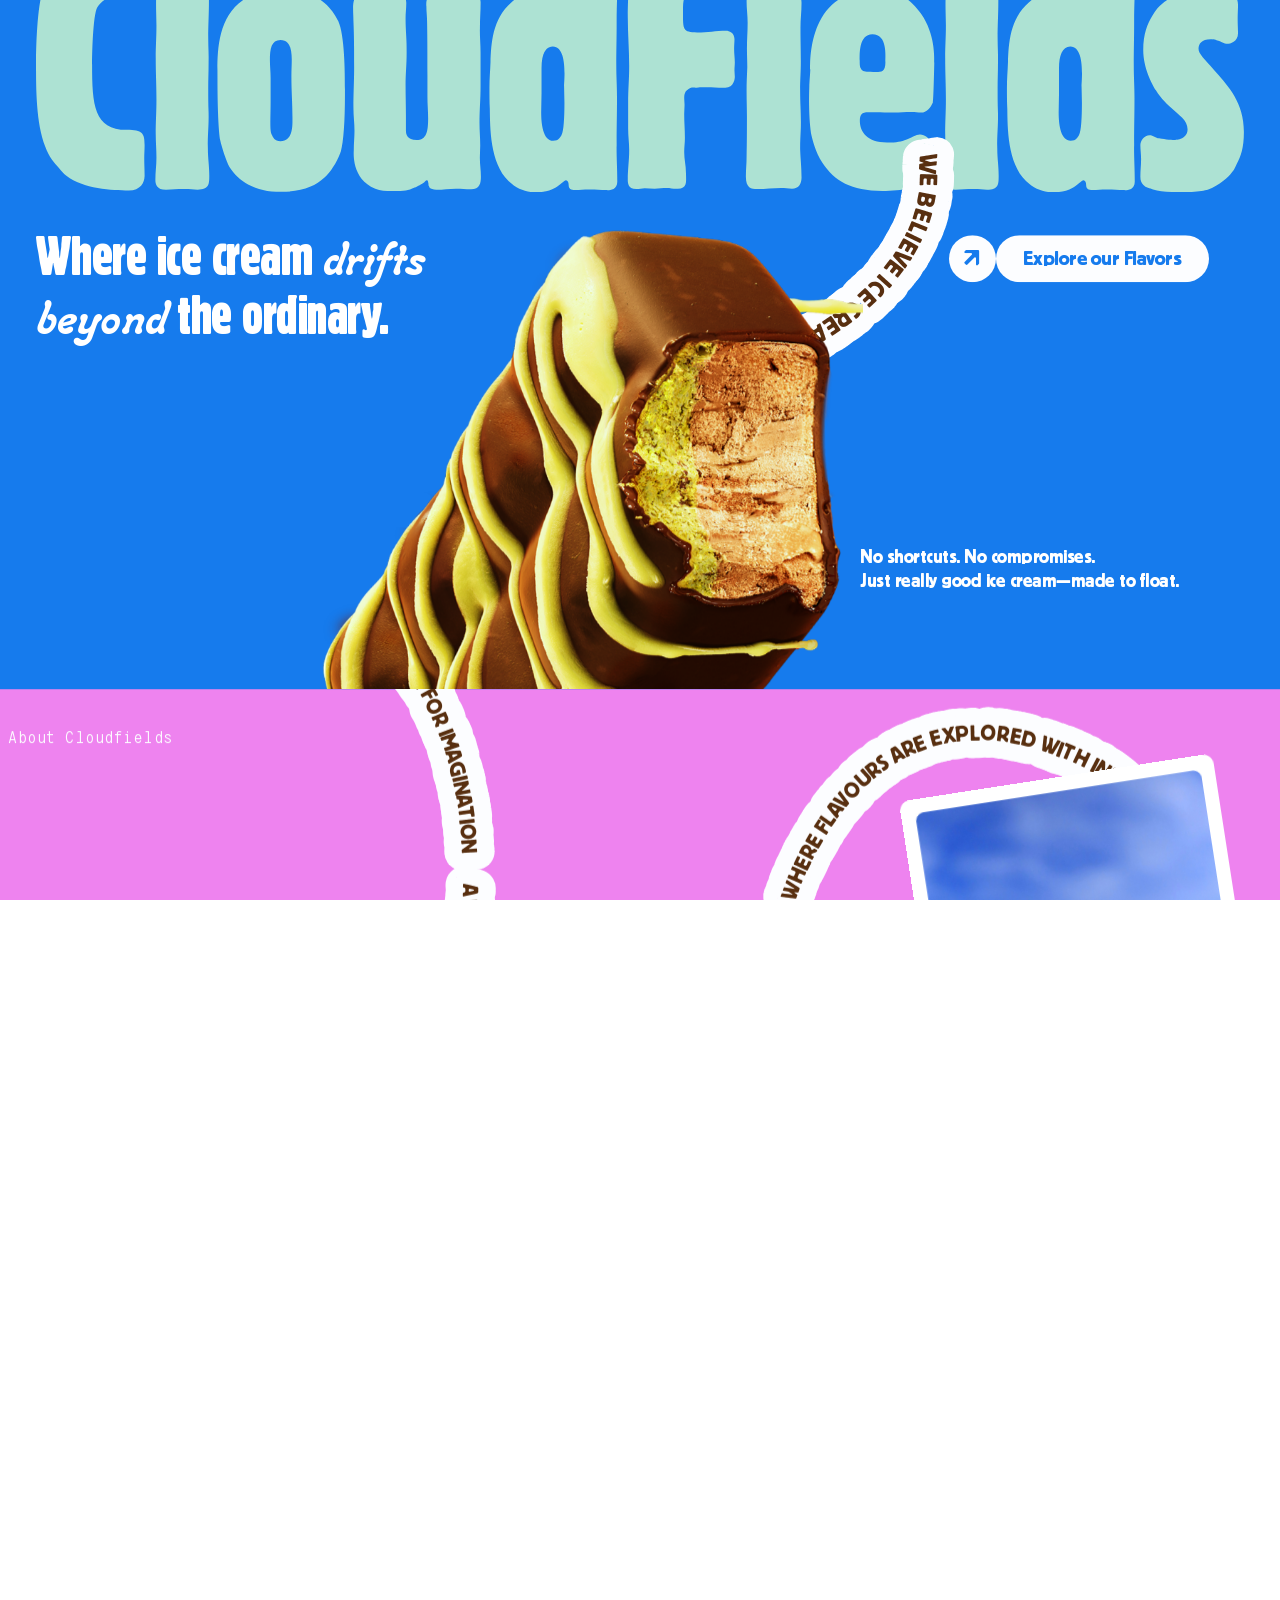
<file: index-about-snake.html>
<!DOCTYPE html>
<html lang="en-US">

<head>
	<!-- set the encoding of your site -->
	<meta charset="utf-8">
	<!-- set the viewport width and initial-scale on mobile devices -->
	<meta name="viewport" content="width=device-width, initial-scale=1.0">
	<title>Cloudfields | Home</title>
	<link rel="icon" type="image/x-icon" href="assets/images/favicon.png">
	<!-- include the site stylesheet -->
	<link rel="stylesheet" href="assets/css/icomoon-style.css">
	<link rel="stylesheet" href="assets/css/swiper-bundle.min.css" />
	<link rel="stylesheet" href="style.css">
</head>

<body class="home index-about">
	<!-- no script styles for webaccessibility -->
	<noscript>
		<div>Javascript must be enabled for the correct page display</div>
	</noscript>
	<!-- allow a user to go to the main content of the page -->
	<a class="sr-only sr-only-focusable" href="#main" accesskey="m">Skip to Content</a>
	<!-- main container of all the page elements -->
	<div id="wrapper">
		<div id="wrapper-inn">
			<!-- header of the page -->
			<header id="header" class="site-header">
				<div class="header-top">
					<div class="container-fluid">
						<div class="logo">
							<a href="/">
								<img src="assets/images/site-logo-big.svg" alt="Cloudfields">
							</a>
						</div>
						<div class="header-utilities">
							<ul class="social-list">
								<li>
									<a href="https://www.facebook.com/" target="_blank">
										<i class="icon-facebook"></i>
									</a>
								</li>
								<li>
									<a href="https://instagram.com/" target="_blank">
										<i class="icon-instagram"></i>
									</a>
								</li>
								<li>
									<a href="https://linkedin.com/" target="_blank">
										<i class="icon-linkedin"></i>
									</a>
								</li>
							</ul>
						</div>

						<div class="menu-toggle-holder">
							<button type="button" class="menu-toggle nav_control">
								<span></span>
								<span></span>
								<span></span>
							</button>
						</div>

						<nav id="nav" class="site-navigation">
							<button type="button" class="close nav_control"></button>
							<ul class="main-menu">
								<li class="menu-item">
									<a href="#about-section">About</a>
								</li>

								<li class="menu-item">
									<a href="single-product.html">Products</a>
								</li>

								<li class="menu-item">
									<a href="contact-page.html">Contact</a>
								</li>
							</ul>
						</nav>
					</div>
				</div>
			</header>

			<main id="main" class="site-main">
				<section class="main-banner">
					<div class="section-bg is-sticky" style="background-color: var(--blue-color)"></div>
					<div class="banner-item">
						<div class="banner-logo">
							<img src="assets/images/site-logo-big.svg" alt="Cloudfields">
						</div>

						<div class="banner-content">
							<h1 class="banner-title">Where ice cream <span class="highlight">drifts beyond</span> the
								ordinary.</h1>
							<div class="banner-text">No shortcuts. No compromises.<br /> Just really good ice cream—made
								to
								float.</div>
							<div class="btn-holder">
								<a href="#" class="btn">
									<span class="btn-icon">
										<i class="icon-arrow-up-right"></i>
									</span>
									<span class="btn-text">Explore our Flavors</span>
								</a>
							</div>
						</div>

						<div class="banner-img-holder">
							<div class="banner-decor-new">
								<svg version="1.1" id="Layer_1" xmlns="http://www.w3.org/2000/svg" xmlns:xlink="http://www.w3.org/1999/xlink" x="0px" y="0px" viewBox="0 0 1216.9 1261" style="enable-background:new 0 0 1216.9 1261;" xml:space="preserve">
									<defs>
										<!-- The curve path -->
										<path id="banner-decor-new-path" fill="none" stroke="none" stroke-width="10" stroke-linecap="round" stroke-linejoin="round" stroke-miterlimit="10" d="M1211.9,5c0,0-152.6,57.5-152.6,224.5S846.5,485.6,846.5,485.6s-144.7,32.9-212.1,156.5 c0,0-82.1,127.5-284.5,70c0,0-178.1-73.1-297.5,75.6c0,0-86.9,121.2-25.6,266.4c0,0,23.6,47.3,88.9,88.4c0,0,107.2,51.1,124.3,113.4"/>
									</defs>
									<g font-family="inherit" font-weight="inherit" style="overflow: visible;">
										<!-- BACKGROUND LAYER: Using stroke for the "thick" shape -->
										<text stroke="var(--snake-bg)" stroke-width="50" stroke-linejoin="round"
											stroke-linecap="round">
											<textPath fill="none" id="banner-decor-txt" href="#banner-decor-new-path" startOffset="-0.3125rem"
												font-size="3.25rem"><tspan>&nbsp; &nbsp; &nbsp; &nbsp; &nbsp; &nbsp; &nbsp; &nbsp; &nbsp; &nbsp;</tspan><tspan> AT CLOUDFIELDS </tspan><tspan>&nbsp; &nbsp; &nbsp; &nbsp; &nbsp; &nbsp; &nbsp; &nbsp; &nbsp; &nbsp; &nbsp; &nbsp; &nbsp; &nbsp; &nbsp; &nbsp; &nbsp; &nbsp; &nbsp; &nbsp; &nbsp; &nbsp; </tspan><tspan>WE BELIEVE ICE CREAM IS MORE THAN A TREAT</tspan></textPath>
										</text>

										<!-- TOP LAYER: The actual brown text -->
										<text fill="var(--snake-txt-color)">
											<textPath fill="var(--snake-txt-color)" id="banner-decor-txt1" href="#banner-decor-new-path" startOffset="-0.3125rem"
												font-size="3.25rem"><tspan>&nbsp; &nbsp; &nbsp; &nbsp; &nbsp; &nbsp; &nbsp; &nbsp; &nbsp; &nbsp;</tspan><tspan> AT CLOUDFIELDS </tspan><tspan>&nbsp; &nbsp; &nbsp; &nbsp; &nbsp; &nbsp; &nbsp; &nbsp; &nbsp; &nbsp; &nbsp; &nbsp; &nbsp; &nbsp; &nbsp; &nbsp; &nbsp; &nbsp; &nbsp; &nbsp; &nbsp; &nbsp; </tspan><tspan>WE BELIEVE ICE CREAM IS MORE THAN A TREAT</tspan></textPath>
										</text>
									</g>
								</svg>
							</div>
							<div class="banner-img">
								<img src="assets/images/icecream-banner.png" alt="banner ice cream">
							</div>
						</div>
					</div>
				</section>

				<section class="about-sec" id="about-section">
					<div class="section-bg is-sticky" style="background-color: var(--pink-color)"></div>
					<div class="container-fluid">
						<div class="section-grid">
							<div class="about-decor-new">
								<svg version="1.1" id="Layer_1" xmlns="http://www.w3.org/2000/svg"
									xmlns:xlink="http://www.w3.org/1999/xlink" x="0px" y="0px"
									viewBox="0 0 1148.4 813.1" style="enable-background:new 0 0 1148.4 813.1;"
									xml:space="preserve">
									<defs>
										<!-- The curve path -->
										<path id="about-decor-new-path" fill="none" stroke="none" stroke-width="10"
											stroke-linecap="round" stroke-linejoin="round" stroke-miterlimit="10"
											d="M5,5c0,0,92.6,97.7,84.4,327.6c0,0-4.7,139.8,200.8,183.1c0,0,187.9,36.9,275.5-181.5 c0,0,105.7-357.9,431.6-181.6c0,0,214.6,131.6,123.5,382.3c0,0-65.8,151.8-234.4,159.8c0,0-207.7-36.7-299.3,113.4" />
									</defs>

									<g font-family="inherit" font-weight="inherit" style="overflow: visible;">
										<!-- BACKGROUND LAYER: Using stroke for the "thick" shape -->
										<text stroke="var(--snake-bg)" stroke-width="50" stroke-linejoin="round"
											stroke-linecap="round">
											<textPath fill="none" id="about-decor-txt" href="#about-decor-new-path" startOffset="-0.3125rem"
												font-size="2.76rem"><tspan>&nbsp; &nbsp; &nbsp; &nbsp; &nbsp; &nbsp;</tspan><tspan> IT'S A SPACE FOR IMAGINATION </tspan><tspan>&nbsp; &nbsp; </tspan><tspan> A PLACE WHERE CRAFT AND CREATIVITY MEET </tspan><tspan>&nbsp; &nbsp; &nbsp; &nbsp;</tspan><tspan> WHERE FLAVOURS ARE EXPLORED WITH INTENTION</tspan></textPath>
										</text>

										<!-- TOP LAYER: The actual brown text -->
										<text fill="var(--snake-txt-color)">
											<textPath id="about-decor-txt1" href="#about-decor-new-path" startOffset="-0.3125rem"
												font-size="2.76rem"><tspan>&nbsp; &nbsp; &nbsp; &nbsp; &nbsp; &nbsp;</tspan><tspan> IT'S A SPACE FOR IMAGINATION </tspan><tspan>&nbsp; &nbsp; </tspan><tspan> A PLACE WHERE CRAFT AND CREATIVITY MEET </tspan><tspan>&nbsp; &nbsp; &nbsp; &nbsp;</tspan><tspan> WHERE FLAVOURS ARE EXPLORED WITH INTENTION</tspan></textPath>
										</text>
									</g>
								</svg>
							</div>

							<div class="section-header">
								<div class="section-subtitle scroll-left">About Cloudfields</div>
								<h2 class="section-title wrap-word">Born <span class="highlight">from</span>
									Curiosity.</h2>
								<div class="section-desc text-split paragraph-animation">
									<p>Cloudfields is a playground for frozen imagination. We dream up ice creams
										inspired
										by places, textures, memories, and moments—then churn them into rich, indulgent
										realities. Every scoop is crafted to surprise, delight, and linger long after
										the
										last bite.</p>
								</div>
							</div>

							<div class="section-img">
								<img class="img-rotate-fade" src="assets/images/icecream-holding-hand.jpg"
									alt="about img">
							</div>
						</div>
					</div>
				</section>

				<section class="belief-sec">
					<div class="section-bg is-sticky" style="background-color: var(--purple-color)"></div>
					<div class="container-fluid">
						<div class="section-grid">
							<div class="belief-decor-and">
								<svg version="1.1" id="Layer_1" xmlns="http://www.w3.org/2000/svg" xmlns:xlink="http://www.w3.org/1999/xlink" x="0px" y="0px" viewBox="0 0 39.9 139.3" style="enable-background:new 0 0 39.9 139.3;" xml:space="preserve">
									<defs>
										<!-- The curve path -->
										<path id="belief-decor-and-path" fill="none" stroke="none" stroke-width="10" stroke-linecap="round" stroke-linejoin="round" stroke-miterlimit="10" d="M34.9 5 L5 134.3" />
									</defs>
									<g font-family="inherit" font-weight="inherit" style="overflow: visible;">
										<!-- BACKGROUND LAYER: Using stroke for the "thick" shape -->
										<text stroke="var(--snake-bg)" stroke-width="50" stroke-linejoin="round"
											stroke-linecap="round">
											<textPath fill="none" id="belief-decor-and-txt" href="#belief-decor-and-path" startOffset="-0.3125rem"
												font-size="3.25rem"><tspan> AND </tspan></textPath>
										</text>

										<!-- TOP LAYER: The actual brown text -->
										<text fill="var(--snake-txt-color)">
											<textPath fill="var(--snake-txt-color)" id="belief-decor-and-txt1" href="#belief-decor-and-path" startOffset="-0.3125rem"
												font-size="3.25rem"><tspan> AND </tspan></textPath>
										</text>
									</g>
								</svg>
							</div>

							<div class="belief-decor-new">
								<svg version="1.1" id="Layer_1" xmlns="http://www.w3.org/2000/svg" xmlns:xlink="http://www.w3.org/1999/xlink" x="0px" y="0px" viewBox="0 0 567.7 1377.1" style="enable-background:new 0 0 567.7 1377.1;" xml:space="preserve">
									<defs>
										<!-- The curve path -->
										<path id="belief-decor-new-path" fill="none" stroke="none" stroke-width="10" stroke-linecap="round" stroke-linejoin="round" stroke-miterlimit="10" d="M562.7,5l-29.9,129.3c0,0-51.5,167.8-257.6,186c0,0-264-0.1-269.3,237.8c0,0-21.3,145.9,141,227.6 c0,0,204.6,38.1,241.5,67.7c0,0,113.2,64.5,125.7,201.6c0,0,28.4,276.5-275.4,317.1"/>
									</defs>
									<g font-family="inherit" font-weight="inherit" style="overflow: visible;">
										<!-- BACKGROUND LAYER: Using stroke for the "thick" shape -->
										<text stroke="var(--snake-bg)" stroke-width="50" stroke-linejoin="round"
											stroke-linecap="round">
											<textPath fill="none" id="belief-decor-txt" href="#belief-decor-new-path" startOffset="-0.3125rem"
												font-size="3.25rem"><tspan>&nbsp; &nbsp; &nbsp; &nbsp; &nbsp; &nbsp; &nbsp;</tspan><tspan>WHERE JOY IS DESIGNED INTO EVERY DETAIL. EVERY CLOUDFIELDS CREATION IS THOUGHTFULLY CRAFTED</tspan></textPath>
										</text>

										<!-- TOP LAYER: The actual brown text -->
										<text fill="var(--snake-txt-color)">
											<textPath fill="var(--snake-txt-color)" id="belief-decor-txt1" href="#belief-decor-new-path" startOffset="-0.3125rem"
												font-size="3.25rem"><tspan>&nbsp; &nbsp; &nbsp; &nbsp; &nbsp; &nbsp; &nbsp;</tspan><tspan>WHERE JOY IS DESIGNED INTO EVERY DETAIL. EVERY CLOUDFIELDS CREATION IS THOUGHTFULLY CRAFTED</tspan></textPath>
										</text>
									</g>
								</svg>
							</div>
							<div class="section-header">
								<div class="section-subtitle scroll-left">Our Belief</div>
								<h2 class="section-title text-split">Crafted <span class="highlight">for</span> Delight
								</h2>
								<div class="section-desc text-split paragraph-animation">
									<p>At Cloudfields, we believe ice cream should feel like discovery. We explore
										flavors
										the way artists explore ideas: with curiosity, restraint, and just enough
										boldness
										to keep things interesting. From global inspirations to playful twists, every
										Cloudfields creation is made to feel indulgent, comforting, and a little
										magical.
									</p>
								</div>
								<div class="btn-holder">
									<a href="#" class="btn">
										<span class="btn-icon">
											<i class="icon-arrow-up-right"></i>
										</span>
										<span class="btn-text">More Coming Soon</span>
									</a>
								</div>
							</div>
						</div>
					</div>
				</section>

				<section class="cloud-sec">
					<div class="section-bg is-sticky" style="background-color: var(--yellow-color)"></div>
					<div class="container-fluid">
						<div class="cloud-decor-new">
							<svg version="1.1" id="Layer_1" xmlns="http://www.w3.org/2000/svg" xmlns:xlink="http://www.w3.org/1999/xlink" x="0px" y="0px" viewBox="0 0 1154.4 896.1" style="enable-background:new 0 0 1154.4 896.1;" xml:space="preserve">
								<defs>
									<!-- The curve path -->
									<path id="cloud-decor-new-path" fill="none" stroke="none" stroke-width="10" stroke-linecap="round" stroke-linejoin="round" stroke-miterlimit="10" d="M1148.1,5c0,0,37.2,274.9-278.4,329.3c0,0-312.8,32.4-340.9,375.2c0,0-78.1,324-430.3,106.4 c0,0-198-152.7-17.6-409"/>
								</defs>
								<g font-family="inherit" font-weight="inherit" style="overflow: visible;">
									<!-- BACKGROUND LAYER: Using stroke for the "thick" shape -->
									<text stroke="var(--snake-bg)" stroke-width="50" stroke-linejoin="round"
										stroke-linecap="round">
										<textPath fill="none" id="cloud-decor-txt" href="#cloud-decor-new-path" startOffset="-0.3125rem"
											font-size="2.76rem"><tspan> THOUGHTFULLY CRAFTED </tspan><tspan>&nbsp; &nbsp; &nbsp; &nbsp; &nbsp; &nbsp; &nbsp; </tspan><tspan>FROM THE BALANCE OF FLAVOURS TO THE SHAPE IT TAKES IN YOUR HANDS</tspan></textPath>
									</text>

									<!-- TOP LAYER: The actual brown text -->
									<text fill="var(--snake-txt-color)">
										<textPath fill="var(--snake-txt-color)" id="cloud-decor-txt1" href="#cloud-decor-new-path" startOffset="-0.3125rem"
											font-size="2.76rem"><tspan> THOUGHTFULLY CRAFTED </tspan><tspan>&nbsp; &nbsp; &nbsp; &nbsp; &nbsp; &nbsp; &nbsp; </tspan><tspan>FROM THE BALANCE OF FLAVOURS TO THE SHAPE IT TAKES IN YOUR HANDS</tspan></textPath>
									</text>
								</g>
							</svg>
						</div>
						<div class="section-subtitle scroll-left">Our Way of Making Clouds</div>
						<div class="cloud-slider-holder swiper">
							<div class="swiper-wrapper">
								<div class="cloud-slide swiper-slide">
									<div class="section-header">
										<div class="section-header-inn">
											<h2 class="section-title">Imaginative First</h2>
											<div class="section-desc">
												<p>We create flavors inspired by places, cultures, and curiosity.</p>
											</div>
										</div>
										<div class="cloud-img">
											<img src="assets/images/imaginative-first.svg" alt="imaginative first">
											<div class="cloud-img-info">Cloudfields doesn’t do boring.<br />We make ice
												cream
												that
												feels like a moment — <br />not just a dessert.</div>
										</div>
									</div>
								</div>

								<div class="cloud-slide swiper-slide">
									<div class="section-header">
										<div class="section-header-inn">
											<h2 class="section-title">Crafted with Care</h2>
											<div class="section-desc">
												<p>Thoughtful processes, quality ingredients</p>
											</div>
										</div>
										<div class="cloud-img">
											<img src="assets/images/crafted-with-care.svg" alt="crafted with care">
											<div class="cloud-img-info">Think big, rich, unexpected
												flavors.<br />Textured.
												Thoughtful. Totally crave-worthy.</div>
										</div>
									</div>
								</div>

								<div class="cloud-slide swiper-slide">
									<div class="section-header">
										<div class="section-header-inn">
											<h2 class="section-title">Joyfully indul- <br />gent</h2>
											<div class="section-desc">
												<p>Rich, creamy, and unapologetically satisfying</p>
											</div>
										</div>
										<div class="cloud-img">
											<img src="assets/images/joyfully-indulgent.svg" alt="joyfully indulgent">
											<div class="cloud-img-info">Why? Because life’s better with fun in it.</div>
										</div>
									</div>
								</div>

								<div class="cloud-slide swiper-slide">
									<div class="section-header">
										<div class="section-header-inn">
											<h2 class="section-title">Always Explo- <br />ring</h2>
											<div class="section-desc">
												<p>Limited runs, new ideas, evolving fields.</p>
											</div>
										</div>
										<div class="cloud-img">
											<img src="assets/images/always-exploring.svg" alt="always exploring">
											<div class="cloud-img-info">From global inspirations to playful twists,
												every
												Cloudfields creation is made to feel a little magical.</div>
										</div>
									</div>
								</div>
							</div>
							<div class="swiper-arrow-holder">
								<div class="swiper-arrow swiper-button-prev"></div>
								<div class="swiper-arrow swiper-button-next"></div>
							</div>
						</div>
					</div>
				</section>
			</main>

			<footer class="site-footer">
				<div class="section-bg" style="background-color: var(--orange-color)"></div>
				<div class="container-fluid">
					<div class="footer-top">
						<div class="container-fluid">
							<div class="footer-links">
								<div class="footer-logo">
									<img class="fade-in-up" src="assets/images/site-logo-sm.svg" alt="Cloudfields">
								</div>

								<ul class="footer-menu list-animation">
									<li>
										<a href="#">Products</a>
									</li>
									<li>
										<a href="#">About Cloudfields</a>
									</li>
									<li>
										<a href="#">Our Beliefs</a>
									</li>
									<li>
										<a href="#">Contact</a>
									</li>
								</ul>
							</div>

							<div class="footer-newsletter fade-in-up">
								<form action="">
									<h3 class="footer-title">New clouds form often. Stay in the swirl.</h3>
									<div class="form-row">
										<div class="footer-group">
											<label for="footer_news_email" class="sr-only">Email Address</label>
											<input class="form-control" type="email" name="footer_news_email"
												id="footer_news_email" placeholder="Your Email Address" required>
										</div>
										<div class="btn-holder">
											<button type="submit" class="btn-submit">Sign Up</button>
										</div>
									</div>
								</form>
							</div>
						</div>
					</div>

					<div class="footer-bottom">

						<div class="footer-copyright-holder">
							<ul class="social-list">
								<li class="fade-in-right" data-gsap-delay="0">
									<a href="https://www.facebook.com/" target="_blank">
										<i class="icon-facebook"></i>
									</a>
								</li>
								<li class="fade-in-right" data-gsap-delay="0.2">
									<a href="https://instagram.com/" target="_blank">
										<i class="icon-instagram"></i>
									</a>
								</li>
								<li class="fade-in-right" data-gsap-delay="0.4">
									<a href="https://linkedin.com/" target="_blank">
										<i class="icon-linkedin"></i>
									</a>
								</li>
							</ul>
							<div class="footer-copyright fade-in-right">©2026 <span>Cloudfields Creamery Co. All rights
									reserved.</span></div>
						</div>
						<div class="footer-decor">
							<img src="assets/images/footer-decor-merged.svg" alt="footer decor">
						</div>

						<div class="developer-info sr-only">
							<div class="developer-text">
								<p>
									Developed by <a href="https://aquariusthemes.com/" target="_blank">Aquarius
										Themes</a>
								</p>
							</div>
						</div>
					</div>
				</div>
			</footer>
		</div>
	</div>
	<!-- allow a user to go to the top of the page -->
	<a class="sr-only sr-only-focusable" href="#wrapper" accesskey="h">Back top top</a>
	<!-- include jQuery library -->
	<script src="assets/js/jquery.min.js"></script>
	<!-- include custom JavaScript -->
	<script src="assets/js/split-type.min.js"></script>
	<script src="assets/js/gsap.min.js"></script>
	<script src="assets/js/scrollTrigger.min.js"></script>
	<script src="assets/js/scrollSmoother.min.js"></script>
	<script src="assets/js/motionPathPlugin.min.js"></script>
	<script src="assets/js/swiper-bundle.min.js"></script>
	<script src="assets/js/stickyScrollBlock.js"></script>
	<script src="assets/js/scripts-about.js"></script>
	<script>
		(() => {
			const clamp = (value, min, max) => Math.min(Math.max(value, min), max);

			const setupSnake = async () => {
				const host = document.getElementById('snakeSvgHost');
				if (!host) return;

				const response = await fetch('assets/images/snake-decor-stroke.svg');
				const svgText = await response.text();
				const parser = new DOMParser();
				const doc = parser.parseFromString(svgText, 'image/svg+xml');
				const svg = doc.querySelector('svg');
				if (!svg) return;

				host.innerHTML = '';
				host.appendChild(svg);

				const bgPaths = Array.from(svg.querySelectorAll('.st1-bg'));
				if (bgPaths.length === 0) return;

				const defs = svg.querySelector('defs') || (() => {
					const d = document.createElementNS('http://www.w3.org/2000/svg', 'defs');
					svg.insertBefore(d, svg.firstChild);
					return d;
				})();

				const glow = document.createElementNS('http://www.w3.org/2000/svg', 'filter');
				glow.setAttribute('id', 'snake-glow');
				glow.innerHTML = `
					<feGaussianBlur stdDeviation="2.2" result="coloredBlur"></feGaussianBlur>
					<feMerge>
						<feMergeNode in="coloredBlur"></feMergeNode>
						<feMergeNode in="SourceGraphic"></feMergeNode>
					</feMerge>
				`;
				defs.appendChild(glow);

				const mask = document.createElementNS('http://www.w3.org/2000/svg', 'mask');
				mask.setAttribute('id', 'snake-reveal');
				mask.setAttribute('maskUnits', 'userSpaceOnUse');

				const maskGroup = document.createElementNS('http://www.w3.org/2000/svg', 'g');
				const maskPaths = bgPaths.map((bgPath) => {
					const maskPath = bgPath.cloneNode(true);
					maskPath.removeAttribute('class');
					maskPath.setAttribute('fill', 'none');
					maskPath.setAttribute('stroke', '#ffffff');
					maskPath.setAttribute('stroke-width', '80');
					maskPath.setAttribute('stroke-linecap', 'round');
					maskPath.setAttribute('stroke-linejoin', 'round');
					maskGroup.appendChild(maskPath);
					return maskPath;
				});

				mask.appendChild(maskGroup);
				defs.appendChild(mask);

				const viewBox = (svg.getAttribute('viewBox') || '').split(/\s+/).map(Number);
				const vbWidth = viewBox[2] || svg.viewBox.baseVal.width || svg.getBoundingClientRect().width;
				const vbHeight = viewBox[3] || svg.viewBox.baseVal.height || svg.getBoundingClientRect().height;

				const revealRect = document.createElementNS('http://www.w3.org/2000/svg', 'rect');
				revealRect.setAttribute('x', '0');
				revealRect.setAttribute('y', '0');
				revealRect.setAttribute('width', String(vbWidth));
				revealRect.setAttribute('height', String(vbHeight));
				revealRect.setAttribute('fill', '#FDFEFF');
				revealRect.setAttribute('mask', 'url(#snake-reveal)');
				svg.insertBefore(revealRect, svg.firstChild.nextSibling);

				bgPaths.forEach((path) => path.classList.add('snake-guide'));

				const lengths = maskPaths.map((maskPath) => maskPath.getTotalLength());
				const totalLength = lengths.reduce((sum, len) => sum + len, 0);

				maskPaths.forEach((maskPath, i) => {
					const length = lengths[i];
					maskPath.style.strokeDasharray = length;
					maskPath.style.strokeDashoffset = length;
					maskPath.classList.add('snake-draw');
				});

				const dot = document.createElementNS('http://www.w3.org/2000/svg', 'circle');
				dot.setAttribute('r', '10');
				dot.classList.add('snake-dot');
				svg.appendChild(dot);

				const setProgress = (progress) => {
					const targetLength = totalLength * progress;
					let traveled = 0;
					let activeIndex = 0;
					for (let i = 0; i < lengths.length; i += 1) {
						const len = lengths[i];
						if (traveled + len >= targetLength) {
							activeIndex = i;
							break;
						}
						traveled += len;
					}
					maskPaths.forEach((maskPath, i) => {
						const len = lengths[i];
						if (i < activeIndex) {
							maskPath.style.strokeDashoffset = 0;
						} else if (i > activeIndex) {
							maskPath.style.strokeDashoffset = len;
						} else {
							const localLength = Math.max(0, targetLength - traveled);
							maskPath.style.strokeDashoffset = len - localLength;
							const point = maskPath.getPointAtLength(localLength);
							dot.setAttribute('cx', String(point.x));
							dot.setAttribute('cy', String(point.y));
						}
					});
				};

				const startEl = document.querySelector('.main-banner') || document.querySelector('.site-main');
				const endEl = document.querySelector('.cloud-sec') || document.querySelector('.site-main');
				let scrollStart = 0;
				let scrollEnd = 0;

				const updateBounds = () => {
					const viewH = window.innerHeight;
					const startRect = startEl.getBoundingClientRect();
					const endRect = endEl.getBoundingClientRect();
					const scrollTop = window.scrollY || window.pageYOffset;
					scrollStart = startRect.top + scrollTop + viewH * 0.2;
					scrollEnd = endRect.top + scrollTop + endRect.height - viewH * 0.2;
					if (scrollEnd <= scrollStart) {
						scrollEnd = scrollStart + viewH;
					}
				};

				const update = () => {
					const scrollTop = window.scrollY || window.pageYOffset;
					const progress = clamp((scrollTop - scrollStart) / (scrollEnd - scrollStart), 0, 1);
					setProgress(progress);
				};

				let ticking = false;
				const onScroll = () => {
					if (!ticking) {
						window.requestAnimationFrame(() => {
							update();
							ticking = false;
						});
						ticking = true;
					}
				};

				updateBounds();
				update();

				window.addEventListener('scroll', onScroll, { passive: true });
				window.addEventListener('resize', () => {
					updateBounds();
					update();
				});
			};

			setupSnake().catch(() => { });
		})();
	</script>
</body>

</html>
</file>
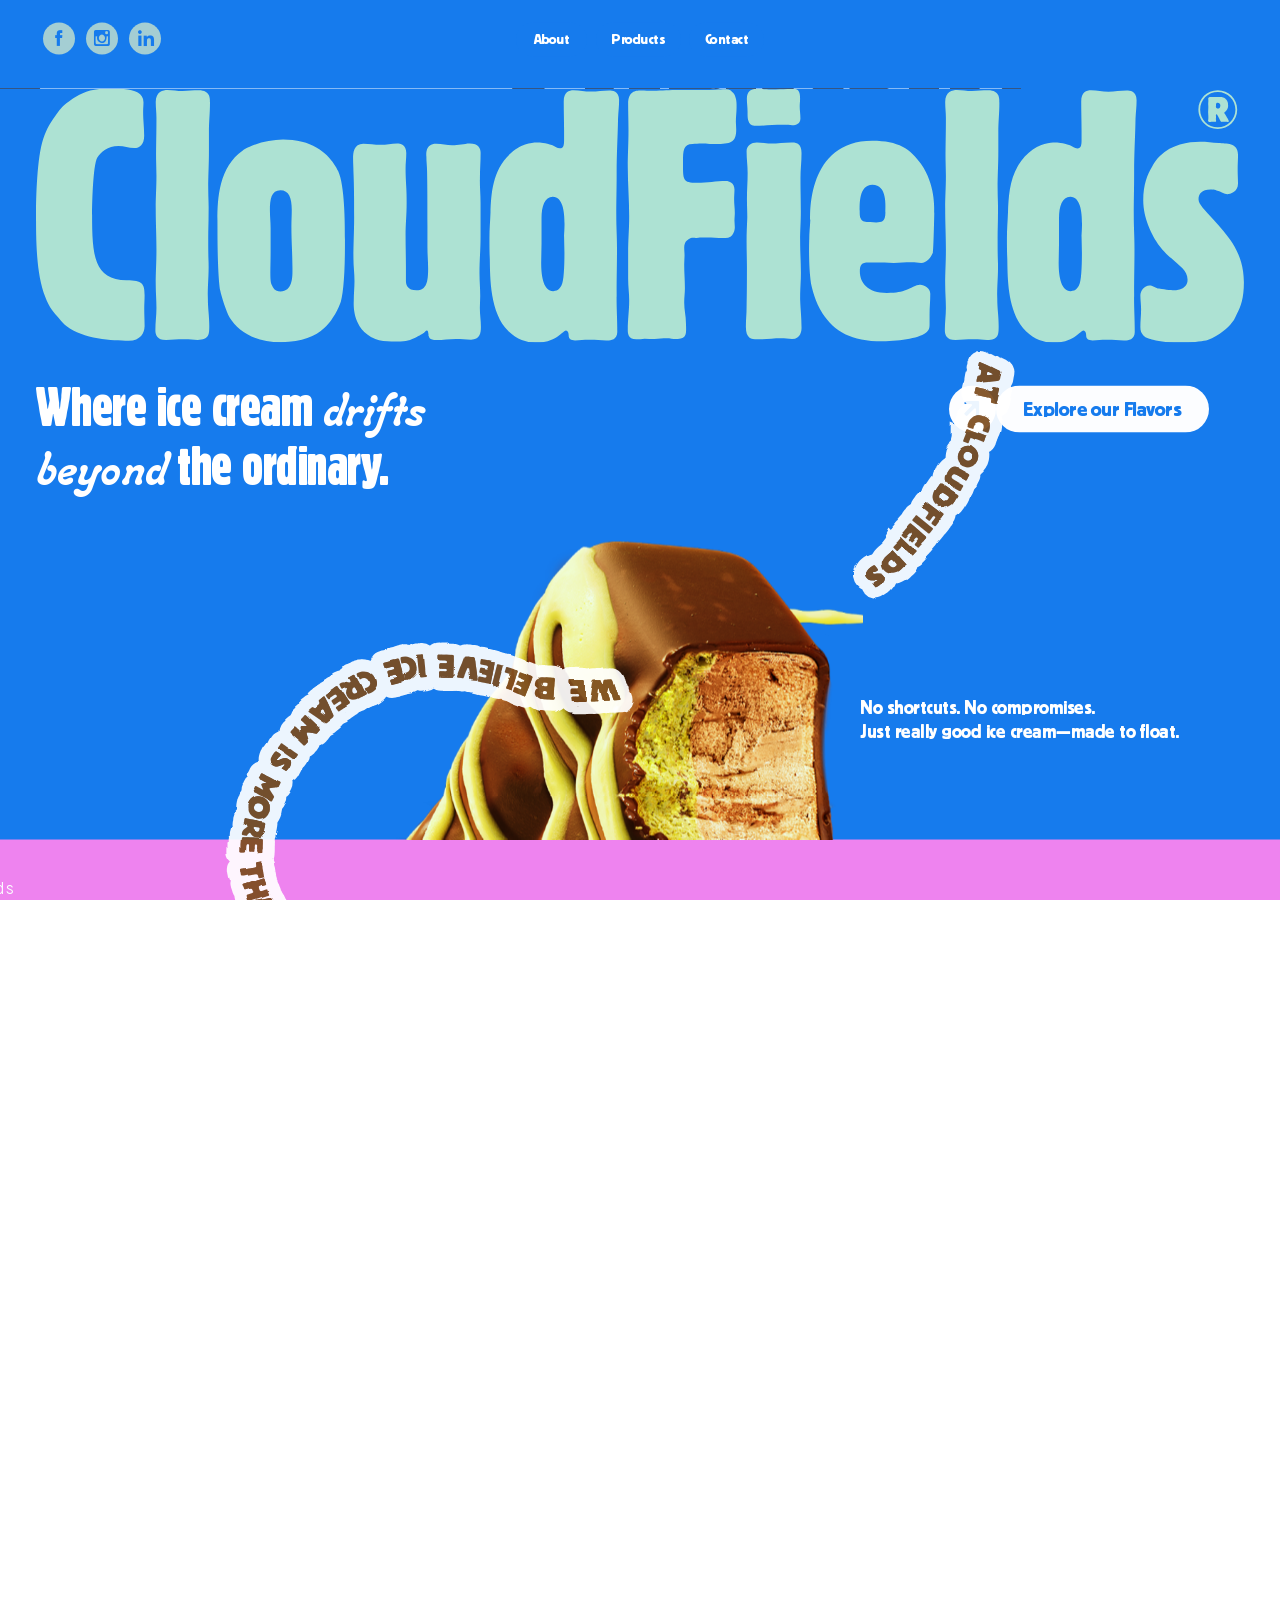
<file: index-snake.html>
<!DOCTYPE html>
<html lang="en-US">

<head>
	<!-- set the encoding of your site -->
	<meta charset="utf-8">
	<!-- set the viewport width and initial-scale on mobile devices -->
	<meta name="viewport" content="width=device-width, initial-scale=1.0">
	<title>Cloudfields | Home</title>
	<link rel="icon" type="image/x-icon" href="assets/images/favicon.png">
	<!-- include the site stylesheet -->
	<link rel="stylesheet" href="assets/css/icomoon-style.css">
	<link rel="stylesheet" href="assets/css/swiper-bundle.min.css" />
	<link rel="stylesheet" href="style.css">
	<link rel="stylesheet" href="assets/css/snake-reveal.css">
	<style>
		.snake-reveal-wrap {
			opacity: 0;
		}
		.snake-reveal-band {
			opacity: 0;
		}
		#snakeRevealTextPath {
			opacity: 0;
		}
		.snake-reveal-text text, .snake-reveal-layer {
			z-index: 999999999999999999;
		}
	</style>
</head>

<body class="home">
	<!-- no script styles for webaccessibility -->
	<noscript>
		<div>Javascript must be enabled for the correct page display</div>
	</noscript>
	<!-- allow a user to go to the main content of the page -->
	<a class="sr-only sr-only-focusable" href="#main" accesskey="m">Skip to Content</a>
	<!-- main container of all the page elements -->
	<div id="wrapper">
		<div id="wrapper-inn">
			<!-- header of the page -->
			<header id="header" class="site-header">
				<div class="header-top">
					<div class="container-fluid">
						<div class="logo">
							<a href="/">
								<img src="assets/images/site-logo-big.svg" alt="Cloudfields">
							</a>
						</div>
						<div class="header-utilities">
							<ul class="social-list">
								<li>
									<a href="https://www.facebook.com/" target="_blank">
										<i class="icon-facebook"></i>
									</a>
								</li>
								<li>
									<a href="https://instagram.com/" target="_blank">
										<i class="icon-instagram"></i>
									</a>
								</li>
								<li>
									<a href="https://linkedin.com/" target="_blank">
										<i class="icon-linkedin"></i>
									</a>
								</li>
							</ul>
						</div>

						<div class="menu-toggle-holder">
							<button type="button" class="menu-toggle nav_control">
								<span></span>
								<span></span>
								<span></span>
							</button>
						</div>

						<nav id="nav" class="site-navigation">
							<button type="button" class="close nav_control"></button>
							<ul class="main-menu">
								<li class="menu-item">
									<a href="#">About</a>
								</li>

								<li class="menu-item">
									<a href="#">Products</a>
								</li>

								<li class="menu-item">
									<a href="#">Contact</a>
								</li>
							</ul>
						</nav>
					</div>
				</div>
			</header>

			<main id="main" class="site-main">
				<div class="snake-reveal-layer" aria-hidden="true">
					<div class="snake-reveal-wrap">
						<div id="snakeRevealHost"></div>
					</div>
					<div class="snake-reveal-text" id="snakeRevealTextLayer">
						<svg viewBox="0 0 1706.1 3750.7">
							<defs>
								<filter id="snakeRevealDistort">
									<feTurbulence type="fractalNoise" baseFrequency="0.008" numOctaves="2" seed="3"
										result="noise" />
									<feDisplacementMap in="SourceGraphic" in2="noise" scale="0" xChannelSelector="R"
										yChannelSelector="G" />
								</filter>
							</defs>
							<path id="snakeRevealTextPath" d="" />
							<path id="snakeRevealTextBand" class="snake-reveal-band" d="" />
							<text class="snake-reveal-bg" filter="url(#snakeRevealDistort)">
								<textPath href="#snakeRevealTextPath" startOffset="0%"></textPath>
							</text>
							<text filter="url(#snakeRevealDistort)">
								<textPath href="#snakeRevealTextPath" startOffset="0%"></textPath>
							</text>
						</svg>
					</div>
				</div>
				<section class="main-banner">
					<div class="section-bg is-sticky" style="background-color: #167BED"></div>
					<div class="banner-item">
						<div class="banner-logo">
							<img src="assets/images/site-logo-big.svg" alt="Cloudfields">
						</div>

						<div class="banner-content">
							<h1 class="banner-title">Where ice cream <span class="highlight">drifts beyond</span> the
								ordinary.</h1>
							<div class="banner-text">No shortcuts. No compromises.<br /> Just really good ice cream—made
								to
								float.</div>
							<div class="btn-holder">
								<a href="#" class="btn">
									<span class="btn-icon">
										<i class="icon-arrow-up-right"></i>
									</span>
									<span class="btn-text">Explore our Flavors</span>
								</a>
							</div>
						</div>

						<div class="banner-img-holder">
							<div class="banner-decor-top">
								<!-- <img src="assets/images/hero-banner-decor1.svg" alt="banner decor top"> -->
							</div>
							<div class="banner-img">
								<img src="assets/images/icecream-banner.png" alt="banner ice cream">
							</div>
							<div class="banner-decor-bottom">

							</div>
						</div>
					</div>
				</section>

				<section class="about-sec">
					<div class="section-bg is-sticky" style="background-color: #EE83EF"></div>
					<div class="container-fluid">
						<div class="section-grid">
							<div class="about-decor1 decor-reveal" data-scroll-start="top 75%"
								data-scroll-end="bottom 20%" data-reveal-origin="left">

								<!-- <img src="assets/images/about-decor2.svg" alt="about decor 2"> -->
							</div>
							<div class="about-decor3 decor-reveal" data-initial-x="500" data-initial-y="0"
								data-scroll-start="top 15%" data-scroll-end="top 0">

								<!-- <img src="assets/images/about-decor3.svg" alt="about decor 3"> -->
							</div>

							<div class="section-header">
								<div class="section-subtitle scroll-left">About Cloudfields</div>
								<h2 class="section-title wrap-word">Born <span class="highlight">from</span>
									Curiosity.</h2>
								<div class="section-desc text-split paragraph-animation">
									<p>Cloudfields is a playground for frozen imagination. We dream up ice creams
										inspired
										by places, textures, memories, and moments—then churn them into rich, indulgent
										realities. Every scoop is crafted to surprise, delight, and linger long after
										the
										last bite.</p>
								</div>
							</div>

							<div class="section-img">
								<img class="img-rotate-fade" src="assets/images/icecream-holding-hand.jpg"
									alt="about img">
							</div>
						</div>
					</div>
				</section>

				<section class="belief-sec">
					<div class="section-bg is-sticky" style="background-color: #4D0124"></div>
					<div class="container-fluid">
						<div class="section-grid">
							<div class="belief-decor1 decor-reveal" data-initial-x="500" data-initial-y="-100"
								data-scroll-start="top 75%" data-scroll-end="bottom 20%">


								<!-- <img src="assets/images/belief-decor1.svg" alt="belief decor 1"> -->
							</div>
							<div class="belief-decor4 decor-reveal">


								<!-- <img src="assets/images/about-decor4.svg" alt="about decor 4"> -->
							</div>
							<div class="section-header">
								<div class="section-subtitle scroll-left">Our Belief</div>
								<h2 class="section-title text-split">Crafted <span class="highlight">for</span> Delight
								</h2>
								<div class="section-desc text-split paragraph-animation">
									<p>At Cloudfields, we believe ice cream should feel like discovery. We explore
										flavors
										the way artists explore ideas: with curiosity, restraint, and just enough
										boldness
										to keep things interesting. From global inspirations to playful twists, every
										Cloudfields creation is made to feel indulgent, comforting, and a little
										magical.
									</p>
								</div>
								<div class="btn-holder">
									<a href="#" class="btn">
										<span class="btn-icon">
											<i class="icon-arrow-up-right"></i>
										</span>
										<span class="btn-text">More Coming Soon</span>
									</a>
								</div>
							</div>
						</div>
					</div>
				</section>

				<section class="cloud-sec">
					<div class="section-bg is-sticky" style="background-color: #F1FF4F"></div>
					<div class="container-fluid">
						<div class="cloud-decor1 decor-reveal">


							<!-- <img src="assets/images/cloud-decor1.svg" alt="cloud decor 1"> -->
						</div>
						<div class="cloud-decor2 decor-reveal" data-initial-x="800" data-initial-y="-50"
							data-scroll-start="top 75%" data-scroll-end="bottom 20%">

							<!-- <img src="assets/images/cloud-decor2.svg" alt="cloud decor 2"> -->
						</div>
						<div class="section-subtitle scroll-left">Our Way of Making Clouds</div>
						<div class="cloud-slider-holder swiper">
							<div class="swiper-wrapper">
								<div class="cloud-slide swiper-slide">
									<div class="section-header">
										<div class="section-header-inn">
											<h2 class="section-title">Imaginative First</h2>
											<div class="section-desc">
												<p>We create flavors inspired by places, cultures, and curiosity.</p>
											</div>
										</div>
										<div class="cloud-img">
											<img src="assets/images/imaginative-first.svg" alt="imaginative first">
											<div class="cloud-img-info">Cloudfields doesn’t do boring.<br />We make ice
												cream
												that
												feels like a moment — <br />not just a dessert.</div>
										</div>
									</div>
								</div>

								<div class="cloud-slide swiper-slide">
									<div class="section-header">
										<div class="section-header-inn">
											<h2 class="section-title">Crafted with Care</h2>
											<div class="section-desc">
												<p>Thoughtful processes, quality ingredients</p>
											</div>
										</div>
										<div class="cloud-img">
											<img src="assets/images/crafted-with-care.svg" alt="crafted with care">
											<div class="cloud-img-info">Think big, rich, unexpected
												flavors.<br />Textured.
												Thoughtful. Totally crave-worthy.</div>
										</div>
									</div>
								</div>

								<div class="cloud-slide swiper-slide">
									<div class="section-header">
										<div class="section-header-inn">
											<h2 class="section-title">Joyfully indul- <br />gent</h2>
											<div class="section-desc">
												<p>Rich, creamy, and unapologetically satisfying</p>
											</div>
										</div>
										<div class="cloud-img">
											<img src="assets/images/joyfully-indulgent.svg" alt="joyfully indulgent">
											<div class="cloud-img-info">Why? Because life’s better with fun in it.</div>
										</div>
									</div>
								</div>

								<div class="cloud-slide swiper-slide">
									<div class="section-header">
										<div class="section-header-inn">
											<h2 class="section-title">Always Explo- <br />ring</h2>
											<div class="section-desc">
												<p>Limited runs, new ideas, evolving fields.</p>
											</div>
										</div>
										<div class="cloud-img">
											<img src="assets/images/always-exploring.svg" alt="always exploring">
											<div class="cloud-img-info">From global inspirations to playful twists,
												every
												Cloudfields creation is made to feel a little magical.</div>
										</div>
									</div>
								</div>
							</div>
							<div class="swiper-arrow-holder">
								<div class="swiper-arrow swiper-button-prev"></div>
								<div class="swiper-arrow swiper-button-next"></div>
							</div>
						</div>
					</div>
				</section>
			</main>

			<footer class="site-footer">
				<div class="section-bg" style="background-color: #FF5001"></div>
				<div class="container-fluid">
					<div class="footer-top">
						<div class="container-fluid">
							<div class="footer-links">
								<div class="footer-logo">
									<img class="fade-in-up" src="assets/images/site-logo-sm.svg" alt="Cloudfields">
								</div>

								<ul class="footer-menu list-animation">
									<li>
										<a href="#">Products</a>
									</li>
									<li>
										<a href="#">About Cloudfields</a>
									</li>
									<li>
										<a href="#">Our Beliefs</a>
									</li>
									<li>
										<a href="#">Contact</a>
									</li>
								</ul>
							</div>

							<div class="footer-newsletter fade-in-up">
								<form action="">
									<h3 class="footer-title">New clouds form often. Stay in the swirl.</h3>
									<div class="form-row">
										<div class="footer-group">
											<label for="footer_news_email" class="sr-only">Email Address</label>
											<input class="form-control" type="email" name="footer_news_email"
												id="footer_news_email" placeholder="Your Email Address" required>
										</div>
										<div class="btn-holder">
											<button type="submit" class="btn-submit">Sign Up</button>
										</div>
									</div>
								</form>
							</div>
						</div>
					</div>

					<div class="footer-bottom">

						<div class="footer-copyright-holder">
							<ul class="social-list">
								<li class="fade-in-right" data-gsap-delay="0">
									<a href="https://www.facebook.com/" target="_blank">
										<i class="icon-facebook"></i>
									</a>
								</li>
								<li class="fade-in-right" data-gsap-delay="0.2">
									<a href="https://instagram.com/" target="_blank">
										<i class="icon-instagram"></i>
									</a>
								</li>
								<li class="fade-in-right" data-gsap-delay="0.4">
									<a href="https://linkedin.com/" target="_blank">
										<i class="icon-linkedin"></i>
									</a>
								</li>
							</ul>
							<div class="footer-copyright fade-in-right">©2026 <span>Cloudfields Creamery Co. All rights
									reserved.</span></div>
						</div>
						<div class="footer-decor">
							<img src="assets/images/footer-decor-merged.svg" alt="footer decor">
						</div>

						<div class="developer-info sr-only">
							<div class="developer-text">
								<p>
									Developed by <a href="https://aquariusthemes.com/" target="_blank">Aquarius
										Themes</a>
								</p>
							</div>
						</div>
					</div>
				</div>
			</footer>
		</div>
	</div>
	<!-- allow a user to go to the top of the page -->
	<a class="sr-only sr-only-focusable" href="#wrapper" accesskey="h">Back top top</a>
	<!-- include jQuery library -->
	<script src="assets/js/jquery.min.js"></script>
	<!-- include custom JavaScript -->
	<script src="assets/js/split-type.min.js"></script>
	<script src="assets/js/gsap.min.js"></script>
	<script src="assets/js/scrollTrigger.min.js"></script>
	<script src="assets/js/scrollSmoother.min.js"></script>
	<script src="assets/js/motionPathPlugin.min.js"></script>
	<script src="assets/js/swiper-bundle.min.js"></script>
	<script src="assets/js/stickyScrollBlock.js"></script>
	<script src="assets/js/scripts.js"></script>
	<script src="assets/js/snake-reveal.js"></script>
</body>

</html>
</file>
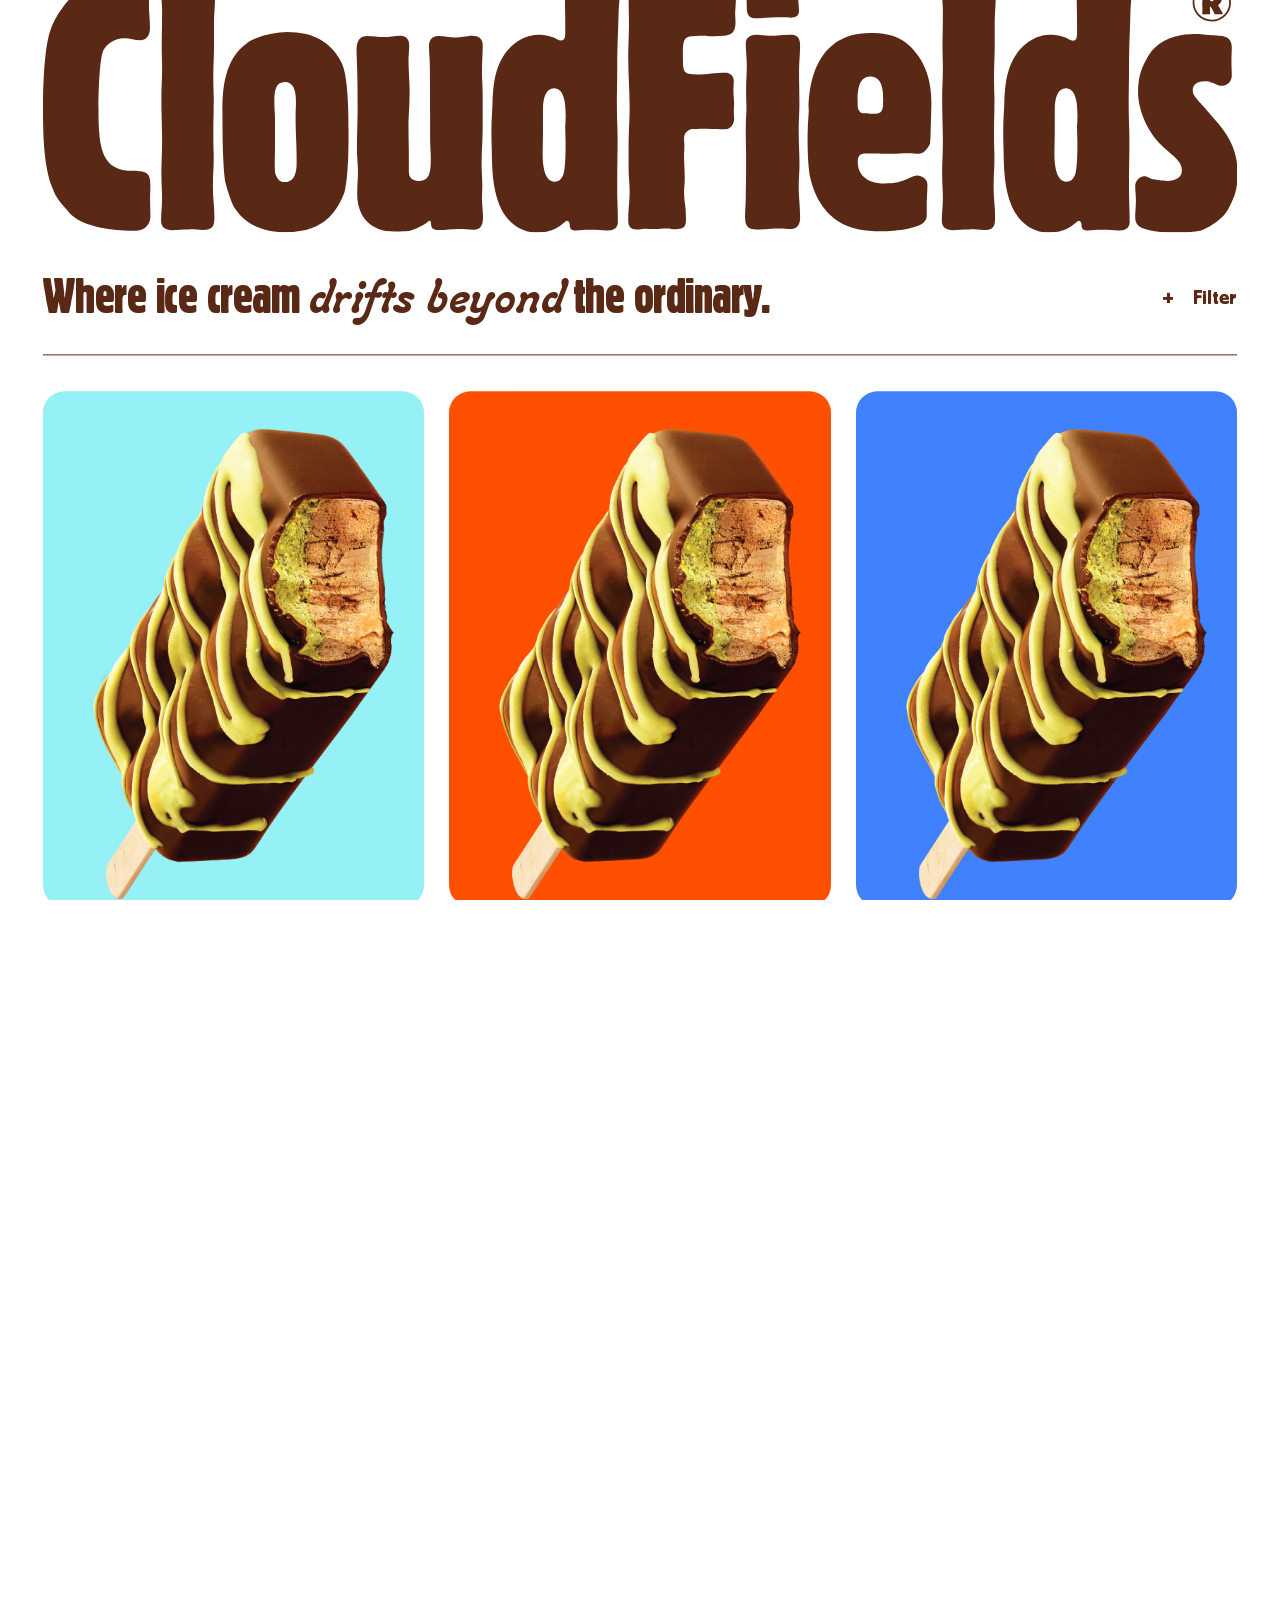
<file: product-category.html>
<!DOCTYPE html>
<html lang="en-US">

<head>
	<!-- set the encoding of your site -->
	<meta charset="utf-8">
	<!-- set the viewport width and initial-scale on mobile devices -->
	<meta name="viewport" content="width=device-width, initial-scale=1.0">
	<title>Cloudfields | Home</title>
	<link rel="icon" type="image/x-icon" href="assets/images/favicon.png">
	<!-- include the site stylesheet -->
	<link rel="stylesheet" href="assets/css/icomoon-style.css">
	<link rel="stylesheet" href="assets/css/swiper-bundle.min.css" />
	<link rel="stylesheet" href="style.css">
</head>

<body class="archive category">
	<!-- no script styles for webaccessibility -->
	<noscript>
		<div>Javascript must be enabled for the correct page display</div>
	</noscript>
	<!-- allow a user to go to the main content of the page -->
	<a class="sr-only sr-only-focusable" href="#main" accesskey="m">Skip to Content</a>
	<!-- main container of all the page elements -->
	<div id="wrapper">
		<div id="wrapper-inn">
			<!-- header of the page -->
			<header id="header" class="site-header">
				<div class="header-top">
					<div class="container-fluid">
						<div class="logo">
							<a href="/">
								<svg version="1.1" id="Layer_1" xmlns="http://www.w3.org/2000/svg" xmlns:xlink="http://www.w3.org/1999/xlink" x="0px" y="0px" viewBox="0 0 1725.5 362.8" style="enable-background:new 0 0 1725.5 362.8;" xml:space="preserve">
								<g>
									<path fill="currentcolor" d="M829.3,297.4c0,18.6,1,31.7,1,50.3c0,13.6-14.1,12.1-15.6,12.1c-8.6,0-14.6-1-23.1-1h-2c-7.5,0-12.6,1-19.6,1
										c-6,0-9.1-2-9.1-6.5c0-3-0.5-7-4-7.5c-2,0-8.6,7-15.1,10.6c-9.6,5.5-19.6,6.5-28.7,6.5c-12.6,0-26.2-4.5-38.2-16.1
										c-26.7-26.2-26.2-76.5-26.7-103.2c-0.5-11.1-0.5-19.1-0.5-30.2c0-13.6,1-23.1,1.5-36.7c1-26.2,2.5-61.4,29.7-85
										C694.4,77.5,710.5,77,716.1,77c4,0,11.1,0.5,21.6,4c4,1.5,6.5,4.5,10.6,4.5c6.5,0,6-7,6-15.6v-9.1c0-15.6-0.5-26.7-0.5-42.3
										c0-13.6,7.5-16.1,14.1-16.1c9.1,0,15.6,2,24.7,2c9.6,0,16.6-1.5,26.2-1.5c4,0,14.1,0.5,14.1,13.6c0,9.6-1,16.1-1.5,26.2
										c-0.5,28.7-2,49.3-2,78c0,22.6-0.5,38.7-0.5,60.9c0,17.1,1,29.2,1,46.3c0,23.6-0.5,40.3-0.5,64.4V297.4z M754.8,234.5
										c0-8.1-0.5-15.6-0.5-23.1s5.5-56.9-16.1-56.9c-11.6,0-16.1,13.6-16.1,30.7v36.2c0,9.1-0.5,18.6-0.5,27.7c0,20.6,4,40.3,17.1,40.3
										c8.1,0,10.6-5.5,12.1-8.6c3-4.5,4-26.2,4-44.3V234.5z"/>
									<path fill="currentcolor" d="M210.8,358.3c-9.6,0-16.1,1-25.2,1c-13.1,0-15.1-8.1-15.1-14.1c0-11.6,1.5-20.1,1.5-31.7c0-12.6-1-21.1-1-33.7
										c0-18.1,1-31.2,1-49.3c0-22.1-1-37.2-1-59.4c0-17.1,1-29.2,1-46.8c0-7.5-0.5-15.6-0.5-23.1c0-22.1,0.5-37.2,0.5-59.4
										c0-8.1-1-14.1-1-22.6C171.1,4,181.7,2,187.7,2c8.1,0,13.6,1.5,21.6,1.5c8.6,0,14.6-1,23.1-1c17.1,0,16.1,12.6,16.1,17.6
										c0,15.6-1.5,26.7-1.5,41.8v27.7c0,19.6-1,33.7-1,53.3c0,13.6,1,23.1,0.5,36.7c0,12.6-0.5,21.6-0.5,34.7c0,12.6,0,21.6,0.5,34.7
										c0.5,19.1-1.5,32.2-1,51.3c0,14.6,2,24.2,2,38.7c0,12.1,0,20.1-16.6,20.1c-6.5,0-11.1-1-18.1-1H210.8z"/>
									<g>
										<path fill="currentcolor" d="M1688.1,57.9c-15.5,0-27.7-12.3-27.7-27.8c0-15.4,12.2-27.5,27.7-27.5c15.5,0,27.7,12.1,27.7,27.4v0.4
											C1715.8,45.9,1703.5,57.9,1688.1,57.9z M1688.2,5c-14.1,0-25.3,11.1-25.3,25.2c0,13.9,11.2,25.2,25.1,25.2
											c13.9,0,25.3-11.2,25.3-25C1713.3,16.2,1702.2,5,1688.2,5z M1702,47.7c-0.4,0-0.7-0.1-1.1-0.1c-0.7-0.1-1.2-0.1-1.6-0.1h-0.1h-0.6
											h-0.9h-0.9l-0.8,0.1h-0.3h-0.6c-0.5,0.1-0.8,0.1-1,0.1c-1.3,0-1.9-0.2-2.5-1.9l-0.2-0.4l-0.2-0.4c-0.1-0.2-0.2-0.3-0.2-0.5
											c-0.2-0.2-0.2-0.2-0.2-0.3l-1.2-2.4l-0.5-0.8c-0.2-0.4-0.6-1.1-0.9-1.6c-0.2-0.4-0.2-0.5-0.2-0.6c-0.1-0.1-0.2-0.2-0.2-0.3
											l-0.2-0.3c0-0.1,0-0.1-0.1-0.2c-0.4-0.8-0.9-1.2-1.2-1.2c-0.5,0-0.9,0.5-0.9,1.4c0,0.3,0,0.8,0.1,1.2c0,0.8,0.1,1.2,0.1,1.5
											c0,0.2-0.1,0.5-0.1,0.9c0,0.7-0.1,1.1-0.1,1.4v0.3c0,1,0.1,1.6,0.2,1.9l0.1,0.7v0.2c0,0.9-0.6,1.3-1.6,1.3h-0.6l-0.6-0.1h-1.6
											h-0.6h-0.1c-0.3,0-0.9,0-1.5,0.1c-0.7,0-0.9,0.1-1.2,0.1h-0.8h-0.9h-0.1c-1,0-1.9-0.8-1.9-1.6c0-0.2,0.1-0.5,0.1-0.9l0.1-0.6
											c0-0.3,0.1-0.5,0.1-0.6v-0.6l0.1-0.9v-1.7c0-0.9,0-1.5-0.1-3.2c0-0.3-0.1-0.6-0.1-0.8V36v-0.5l-0.1-0.5v-0.6v-1.9l0.1-1.1v-1
											l0.1-1.4v-1.5c0-0.4,0.1-0.7,0.1-0.9c0-0.4-0.1-1.1-0.1-2.2c-0.1-1.2-0.1-1.6-0.1-2.1v-1.2l0.2-3.3v-0.2v-0.5v-0.5l-0.1-0.3v-0.9
											c-0.1-0.3-0.1-0.7-0.1-0.9c0-1.7,1.1-2.4,3.8-2.4h0.9h0.4h0.4l0.5,0.1h1.2h1.2h0.9l2.6-0.1l1.1-0.1h1.1h0.4h0.4h0.9
											c0.5,0,0.9,0,1.4,0.1c2.7,0.2,3.9,0.5,5.4,1.2c1.2,0.5,2.2,1.2,3.3,2.6c0.1,0.1,0.2,0.2,0.2,0.2c0.1,0.1,0.1,0.1,0.2,0.2
											c0.1,0.1,0.2,0.3,0.4,0.7c0.1,0.1,0.2,0.2,0.3,0.5c0,0.1,0.1,0.2,0.1,0.2c0.3,0.5,0.4,0.8,0.5,1.1c0.5,1,0.8,2.6,0.8,4.7v0.4
											c0.1,0.5,0.1,0.8,0.1,1c0,3.3-2.2,7.2-5,8.9c-0.5,0.3-0.6,0.5-0.6,0.8c0,0.2,0.2,0.5,0.4,1l0.3,0.5c0.1,0.2,0.4,0.6,1,1.5
											c0.2,0.3,0.5,0.8,0.9,1.4c0.2,0.2,0.2,0.4,0.3,0.5l0.3,0.5l0.2,0.5l0.2,0.5c0.1,0.1,0.1,0.1,0.1,0.2c0.3,0.5,0.6,0.9,0.9,1.4
											c0.8,1.3,1.2,2.1,1.3,2.3c0.5,0.8,0.7,1.2,0.7,1.7C1703.9,47.2,1703.3,47.7,1702,47.7z M1691.7,23.9L1691.7,23.9
											c0-2.1-1.7-3.7-3.8-3.7c-1.6,0-2.3,0.8-2.3,2.4V23l-0.1,0.3v0.9v0.5v0.2c0,0.2,0,0.4-0.1,0.6V26v0.2v0.2c0,1.2,1.3,2.2,2.8,2.2
											c2,0,3.1-0.9,3.3-3c0.1-0.2,0.1-0.4,0.1-0.5l0.1-0.3V23.9z"/>
									</g>
									<path fill="currentcolor" d="M155,340.2c0,8.1-5.5,20.1-22.6,20.1c-22.6,0-65.9-2.5-88.6-20.6c-4.5-3.5-7.5-7.5-11.1-11.6
										c-7.5-8.6-13.6-14.6-19.6-30.7C0,264.7,0,213.9,0,181.1C0,155,1.5,98.6,10.1,72.5c5.5-16.1,11.1-24.7,16.6-32.2
										c10.1-15.1,14.6-17.6,22.6-23.6C62.4,7.5,76.5,0,103.7,0c25.2,0,49.8,1,49.8,19.6c0,5-0.5,8.6-0.5,13.6c0,12.6,1.5,21.1,1.5,34.2
										c0,12.6-6.5,17.6-14.1,17.6c-8.6,0-14.1-3-22.6-3c-15.6,0-25.2,8.6-30.2,16.6c-6.5,10.6-7.5,70.9-7.5,82c0,56.9,2.5,93.1,49.3,93.1
										c23.1,0,25.7,5.5,25.7,21.6c0,7-0.5,12.1-0.5,19.1c0,9.1,0.5,15.1,0.5,24.2V340.2z"/>
									<path fill="currentcolor" d="M379.9,76c31.2,7.5,46.3,30.2,51.8,42.3c10.1,22.6,9.6,82.5,9.6,105.2c0,37.2-2,67.4-6,81.5
										c-1.5,3.5-8.1,23.1-23.6,37.2c-12.6,11.6-31.2,20.1-61.4,20.1c-38.2,0-61.4-15.6-74-35.7c-4.5-7.5-11.6-30.2-13.1-37.7
										c-2.5-12.6-4-48.8-4-87.1c0-31.2-3-86,36.2-113.2c3.5-3,5.5-3.5,12.1-6.5c14.6-6,30.7-8.6,45.3-9.1C361.8,73,370.9,74,379.9,76z
										M366.3,256.6c0-22.1-1.5-37.7-1.5-59.4c0-9.1,0.5-15.1,0.5-24.2c0-16.6-4-27.7-16.1-27.7c-13.1,0-15.1,12.6-15.1,28.7
										c0,9.6,1,16.1,1,25.7V235c0,19.1-1.5,40.3,1.5,45.3c2,4,4,9.6,12.6,9.6c17.6,0,17.1-22.1,17.1-30.2V256.6z"/>
									<path fill="currentcolor" d="M634,130.3c0,12.1,1,20.6,1,32.7v48.3c0,19.1-1.5,33.2-1.5,52.8c0,11.6,1,19.6,1,31.2v2
										c0,5.5-0.5,10.6-0.5,16.1c0,10.1,1.5,17.1,1.5,27.2c0,8.6-1.5,18.1-14.1,18.1c-8.1,0-13.6-1-21.6-1c-10.6,0-17.6,1.5-28.2,1.5
										c-4.5,0-7.5-1-9.6-3c-0.5-1-0.5-2-1-2.5c-1-1,0-2.5-0.5-3.5c-0.5-1,0-4-2-4.5c-1.5-0.5-2.5,2.5-6.5,4.5c0,0.5-7,4-11.1,6
										c-10.1,4.5-13.6,5-31.2,5h-2c-7.5,0-16.1-0.5-23.1-3.5c-34.2-13.6-30.7-51.8-30.7-54.8c0-9.6,1-18.6,1-27.7
										c0-12.1-1.5-20.6-1.5-32.7c0-22.1,1-37.2,1-59.4c0-24.2,0-40.8-1-64.9c0-6.5-0.5-11.1-0.5-18.1c0-8.1,1-21.1,14.6-21.1
										c9.1,0,15.6,1.5,24.7,1.5c8.6,0,15.1-2,23.6-2c4.5,0,13.1,1.5,13.1,13.6c0,8.6-1,14.1-1,22.6c0,18.1,2,31.2,1.5,49.3
										c0,17.1-1.5,29.2-1.5,45.8c0,16.1,0.5,27.7,0.5,43.8v21.1c0,6,2,13.6,15.1,13.6c14.6,0,16.6-12.6,16.6-31.2c0-11.6-1-19.6-1-31.2
										v-30.2c0-28.7,0-48.3-0.5-77c0-8.1-1-13.6-1-21.6c0-3-2-18.1,14.1-18.1c8.6,0,14.6,2,22.6,2c5,0,8.6-0.5,13.1-1
										c4.5-0.5,7.5-1.5,12.1-1.5c12.6,0,15.6,7,15.6,13.1c0,13.6-1,23.1-1,36.7V130.3z"/>
									<path fill="currentcolor" d="M975.7,213.4c-8.6,0-14.1-0.5-22.6-0.5c-3.5,0-6,0-9.6,0.5c-3.5,0.5-7.5-2-14.1,4c-2,1.5-3.5,5.5-3.5,9.6
										s0.5,7,0.5,11.1s-0.5,8.6-0.5,13.1c0,12.6,1,21.1,1,33.7c0,7.5-1,13.1-1,20.6c0,11.1,2.5,18.6,2.5,29.7
										c0.5,15.1,1.5,21.6-11.6,22.6c-5.5,0.5-10.6-1-15.6-1c-6.5,0-11.1,1-17.6,1c-5,0-9.6-0.5-14.1-0.5c-4.5,0.5-7.5,1-12.1,1
										c-12.6,0-12.1-10.1-12.1-13.6c0-15.6,2-26.7,2-42.3c0-11.1-1.5-19.1-1.5-30.7V235c0-19.6,1.5-33.2,1.5-52.8c0-23.1-2-46.3-2-69.4
										c0-19.6,1-33.7,1-53.3c0-14.1-0.5-24.2-0.5-37.7c0-18.1,10.6-19.1,18.1-19.1c6.5,0,11.1,0.5,17.6,0.5c13.6,0,23.1-1,37.2-1h19.6
										c12.1,0,20.1,0,32.2-0.5c7.5-0.5,14.1-1,16.6-0.5c3,1,4,0,8.6,5c3.5,3.5,5.5,11.1,5,20.6c0,7-1,13.6-1,20.6c0,3.5,0.5,7.5,0.5,11.1
										c0,22.1-11.6,20.6-37.7,20.6c-4.5,0-7.5-0.5-11.6-0.5c-5,0-8.6,0.5-13.1,0.5c-13.1,0-13.6,9.1-13.6,25.7c0,26.2-0.5,29.7,20.1,29.7
										c15.6,0,26.2-2.5,41.8-2.5c3.5,0,11.6,2.5,11.6,12.1c0,5-0.5,8.6-0.5,14.1c0,7,1,12.1,1,19.1c0,4-0.5,7-0.5,11.6c0,3,0.5,6,0.5,9.1
										c0,2.5-1,15.6-13.6,15.6H975.7z"/>
									<path fill="currentcolor" d="M1080.4,77c7,0,13.1,2.5,13.1,15.1c0,13.6-1.5,23.1-1.5,36.2c0,17.6,0.5,29.7,0.5,47.3c0,15.6-1,26.2-1,41.8
										c0,20.1,1.5,33.7,1,53.3c-0.5,11.6-1,19.1-1,30.2c0.5,15.1,2,25.2,2,40.3c0,1.5,0.5,16.6-13.6,16.6c-5.5,0-10.1-1-15.6-1
										c-12.6,0-21.6,1.5-34.2,1.5c-8.6,0-16.1-1.5-16.1-17.6v-1c0-10.1,1-17.1,1-27.7c0.5-21.1,0.5-35.7,0.5-56.9
										c0-13.6-0.5-23.1-0.5-36.7c0-12.6,0.5-21.6,1-34.2c0-10.1-0.5-16.6-0.5-26.7c0-13.6,1-23.1,1-36.7c0-11.6-1.5-19.6-1.5-31.2
										c0-8.6,7-12.6,14.6-12.6s12.6,1.5,19.6,1.5c11.1,0,18.6-1.5,29.7-1.5H1080.4z M1066.8,51.8c-15.1,0-25.7,1.5-40.3,1.5h-0.5
										c-9.6-1-9.6-12.1-9.6-17.6v-3c0-6.5-1-11.6-1-18.1c0-13.1,9.1-14.1,14.6-14.1c7.5,0,12.6,1,20.6,1c12.1,0,20.1-1,32.2-1
										c9.1,0,8.6,10.1,8.6,14.6c0,4-0.5,7-0.5,10.6c0,6,1,10.6,1,17.1c0,7.5-6,9.6-11.6,9.6c-4,0-7-0.5-11.6-0.5H1066.8z"/>
									<path fill="currentcolor" d="M1104.5,216.4c0-10.6,1-18.1,1.5-28.7c0-7-5-113.2,88.6-113.2c37.2,0,54.8,11.6,69.9,33.7
										c20.1,28.7,18.6,62.4,18.6,69.9c0,3-1,53.8-2,56.4c-3,7-9.1,14.6-16.6,14.6c-5,0-8.6-1-13.6-1h-0.5c-9.6,0-16.1,1-25.2,1
										c-9.6,0-16.6-0.5-26.2-0.5h-10.1c-9.6,0-12.1,3.5-12.1,12.6c0,15.6,10.6,30.7,38.7,30.7c15.1,0,19.6-1.5,28.2-4.5
										c4.5-1.5,14.1-7,18.6-7c6-0.5,15.1,5,15.1,12.6c0,11.1-1,18.6-1,29.7v14.1c0,6.5-1,7.5-4,11.1c-8.1,8.1-36.2,13.1-63.4,13.1
										c-44.8,0-68.4-14.1-85.5-39.8c-10.6-16.1-14.6-34.7-15.6-38.7c-4.5-22.6-3.5-63.9-3.5-64.4V216.4z M1191.6,190.7
										c3,0,5.5,0.5,8.6,0.5c7.5,0,13.1-1,13.1-14.1c0-9.6,3-39.8-18.6-39.8c-19.6,0-18.1,29.2-18.1,37.7c0,3.5,0,7,1,10.1
										c2,3.5,3,5.5,9.1,5.5H1191.6z"/>
									<path fill="currentcolor" d="M1338.5,358.3c-9.6,0-16.1,1-25.2,1c-13.1,0-15.1-8.1-15.1-14.1c0-11.6,1.5-20.1,1.5-31.7
										c0-12.6-1-21.1-1-33.7c0-18.1,1-31.2,1-49.3c0-22.1-1-37.2-1-59.4c0-17.1,1-29.2,1-46.8c0-7.5-0.5-15.6-0.5-23.1
										c0-22.1,0.5-37.2,0.5-59.4c0-8.1-1-14.1-1-22.6c0-15.1,10.6-17.1,16.6-17.1c8.1,0,13.6,1.5,21.6,1.5c8.6,0,14.6-1,23.1-1
										c17.1,0,16.1,12.6,16.1,17.6c0,15.6-1.5,26.7-1.5,41.8v27.7c0,19.6-1,33.7-1,53.3c0,13.6,1,23.1,0.5,36.7c0,12.6-0.5,21.6-0.5,34.7
										c0,12.6,0,21.6,0.5,34.7c0.5,19.1-1.5,32.2-1,51.3c0,14.6,2,24.2,2,38.7c0,12.1,0,20.1-16.6,20.1c-6.5,0-11.1-1-18.1-1H1338.5z"/>
									<path fill="currentcolor" d="M1568.5,297.4c0,18.6,1,31.7,1,50.3c0,13.6-14.1,12.1-15.6,12.1c-8.6,0-14.6-1-23.1-1h-2c-7.5,0-12.6,1-19.6,1
										c-6,0-9.1-2-9.1-6.5c0-3-0.5-7-4-7.5c-2,0-8.6,7-15.1,10.6c-9.6,5.5-19.6,6.5-28.7,6.5c-12.6,0-26.2-4.5-38.2-16.1
										c-26.7-26.2-26.2-76.5-26.7-103.2c-0.5-11.1-0.5-19.1-0.5-30.2c0-13.6,1-23.1,1.5-36.7c1-26.2,2.5-61.4,29.7-85
										c15.6-14.1,31.7-14.6,37.2-14.6c4,0,11.1,0.5,21.6,4c4,1.5,6.5,4.5,10.6,4.5c6.5,0,6-7,6-15.6v-9.1c0-15.6-0.5-26.7-0.5-42.3
										c0-13.6,7.5-16.1,14.1-16.1c9.1,0,15.6,2,24.7,2c9.6,0,16.6-1.5,26.2-1.5c4,0,14.1,0.5,14.1,13.6c0,9.6-1,16.1-1.5,26.2
										c-0.5,28.7-2,49.3-2,78c0,22.6-0.5,38.7-0.5,60.9c0,17.1,1,29.2,1,46.3c0,23.6-0.5,40.3-0.5,64.4V297.4z M1494,234.5
										c0-8.1-0.5-15.6-0.5-23.1s5.5-56.9-16.1-56.9c-11.6,0-16.1,13.6-16.1,30.7v36.2c0,9.1-0.5,18.6-0.5,27.7c0,20.6,4,40.3,17.1,40.3
										c8.1,0,10.6-5.5,12.1-8.6c3-4.5,4-26.2,4-44.3V234.5z"/>
									<path fill="currentcolor" d="M1686.2,192.2c17.1,19.6,39.2,42.8,39.2,84.5c0,23.1-4.5,34.7-10.1,45.3c-3,6-3,7.5-7.5,13.1
										c-4,5.5-17.1,18.1-34.2,24.2c-5,1.5-18.6,3.5-33.2,3.5c-22.1,0-34.2-1-44.8-4c-4.5-1.5-10.1-2-14.1-6.5c-2.5-3-4-5.5-4-11.6
										c0-8.6,1-15.1,1-24.2V315c0-7-1-12.6-1-19.6c0-6.5,5.5-14.1,13.1-14.1c5.5,0,8.6,4,13.6,4.5c2.5,1,18.6,2.5,21.1,2.5
										c0.5,0,20.1,0,19.6-15.6c0-13.1-12.6-20.1-23.1-30.2c-4.5-4-14.6-12.6-22.1-25.2c-5.5-8.6-18.1-32.2-18.1-57.4
										c0-23.6,6-37.2,12.6-48.3c5-8.6,7.5-11.6,11.6-15.6C1621.8,80,1646,76,1662.6,76c10.1,0,17.1,1,26.7,2c10.6,1,27.7-1,27.7,17.1
										c0,7-0.5,12.1-0.5,19.1v2.5c0,7,0.5,12.1,0.5,19.1c0,12.6-11.6,15.1-15.1,15.1c-4.5,0-10.6-3.5-11.6-4c-4-1-6-2.5-12.6-2.5
										c-12.6,0-17.1,6.5-17.1,13.6c0,7.5,8.6,14.6,22.1,30.2L1686.2,192.2z"/>
								</g>
								</svg>
							</a>
						</div>
						<div class="header-utilities">
							<ul class="social-list">
								<li>
									<a href="https://www.facebook.com/" target="_blank">
										<i class="icon-facebook"></i>
									</a>
								</li>
								<li>
									<a href="https://instagram.com/" target="_blank">
										<i class="icon-instagram"></i>
									</a>
								</li>
								<li>
									<a href="https://linkedin.com/" target="_blank">
										<i class="icon-linkedin"></i>
									</a>
								</li>
							</ul>
						</div>

						<div class="menu-toggle-holder">
							<button type="button" class="menu-toggle nav_control">
								<span></span>
								<span></span>
								<span></span>
							</button>
						</div>

						<nav id="nav" class="site-navigation">
							<button type="button" class="close nav_control"></button>
							<ul class="main-menu">
								<li class="menu-item">
									<a href="/markup/">About</a>
								</li>

								<li class="menu-item">
									<a href="single-product.html">Products</a>
								</li>

								<li class="menu-item">
									<a href="contact-page.html">Contact</a>
								</li>
							</ul>
						</nav>
					</div>
				</div>
			</header>

			<main id="main" class="site-main">
				<div class="archive-container">
					<header class="archive-header">
						<h1 class="archive-title">Where ice cream <span class="highlight">drifts beyond</span> the ordinary.</h1>

						<div class="archive-filter">
							<button type="button" class="filter-btn filter_control">
								<span class="filter-plus">+</span>
								<span class="filter-txt">Filter</span>
							</button>

							<div class="filter-sidebar">
								<div class="filter-sidebar-inn">
									<div class="filter-sidebar-header">
										<h2 class="filter-title">Filter Products</h2>
										<button type="button" class="close filter_control">X</button>
									</div>
									<div class="filter-block-holder">
										<form action="" method="post" class="filter-form">
											<div class="filter-block filter-category">
												<button type="button" class="filter-block-title">Category</button>
												<span class="filtered-items">Category One</span>

												<ul class="filter-list">
													<li>
														<label for="filter_category_1" class="filter-label">
															<input type="checkbox" id="filter_category_1" checked>
															<span class="filter-checkbox">Category One</span>
														</label>
													</li>
													<li>
														<label for="filter_category_2" class="filter-label">
															<input type="checkbox" id="filter_category_2">
															<span class="filter-checkbox">Category Two</span>
														</label>
													</li>
													<li>
														<label for="filter_category_3" class="filter-label">
															<input type="checkbox" id="filter_category_3">
															<span class="filter-checkbox">Category Three</span>
														</label>
													</li>
													<li>
														<label for="filter_category_4" class="filter-label">
															<input type="checkbox" id="filter_category_4">
															<span class="filter-checkbox">Category Four</span>
														</label>
													</li>
													<li>
														<label for="filter_category_5" class="filter-label">
															<input type="checkbox" id="filter_category_5">
															<span class="filter-checkbox">Category Five</span>
														</label>
													</li>
												</ul>
											</div>

											<div class="filter-block filter-price">
												<button type="button" class="filter-block-title">Price</button>
												<span class="filtered-items" data-default="$0 - $250">$0 - $250</span>

												<div class="filter-list price-range-holder">
	                                                <div class="price-range-slider">
														<input type="text" id="minPrice" name="minPrice">
														<input type="text" id="maxPrice" name="maxPrice">
														<span class="filter-amount-low">$0</span>
														<span class="filter-amount-high">$250</span>
														<div id="priceRange" data-min-amount="0" data-max-amount="250" data-initial-min="0" data-initial-max="250"></div>
	                                                </div>
	                                            </div>
											</div>
										</form>
									</div>
									<div class="filter-sidebar-footer">
										<button class="btn btn_filter" type="button">Apply Filter</button>
									</div>
								</div>
							</div>
						</div>
					</header>

					<div class="archive-products-row">
						<div class="product-col" style="--product-item-bg: #95F1F6">
							<div class="product instock product_type_simple">
								<div class="product-img">
									<a href="single-product.html">
										<img src="assets/images/product-img1.png" alt="Product Image">
									</a>
								</div>
								<div class="product-details">
									<h3 class="product-title">
										<a href="single-product.html">Dubai Chocolate Ice-Cream</a>
									</h3>
								</div>
							</div>
						</div>

						<div class="product-col" style="--product-item-bg: #FF5001">
							<div class="product instock product_type_simple">
								<div class="product-img">
									<a href="single-product.html">
										<img src="assets/images/product-img1.png" alt="Product Image">
									</a>
								</div>
								<div class="product-details">
									<h3 class="product-title">
										<a href="single-product.html">Dubai Chocolate Ice-Cream</a>
									</h3>
								</div>
							</div>
						</div>

						<div class="product-col" style="--product-item-bg: #4081FE">
							<div class="product instock product_type_simple">
								<div class="product-img">
									<a href="single-product.html">
										<img src="assets/images/product-img1.png" alt="Product Image">
									</a>
								</div>
								<div class="product-details">
									<h3 class="product-title">
										<a href="single-product.html">Dubai Chocolate Ice-Cream</a>
									</h3>
								</div>
							</div>
						</div>

						<div class="product-col" style="--product-item-bg: #F1FF4F">
							<div class="product instock product_type_simple">
								<div class="product-img">
									<a href="single-product.html">
										<img src="assets/images/product-img1.png" alt="Product Image">
									</a>
								</div>
								<div class="product-details">
									<h3 class="product-title">
										<a href="single-product.html">Dubai Chocolate Ice-Cream</a>
									</h3>
								</div>
							</div>
						</div>

						<div class="product-col" style="--product-item-bg: #025C38">
							<div class="product instock product_type_simple">
								<div class="product-img">
									<a href="single-product.html">
										<img src="assets/images/product-img1.png" alt="Product Image">
									</a>
								</div>
								<div class="product-details">
									<h3 class="product-title">
										<a href="single-product.html">Dubai Chocolate Ice-Cream</a>
									</h3>
								</div>
							</div>
						</div>

						<div class="product-col" style="--product-item-bg: #EE83EF">
							<div class="product instock product_type_simple">
								<div class="product-img">
									<a href="single-product.html">
										<img src="assets/images/product-img1.png" alt="Product Image">
									</a>
								</div>
								<div class="product-details">
									<h3 class="product-title">
										<a href="single-product.html">Dubai Chocolate Ice-Cream</a>
									</h3>
								</div>
							</div>
						</div>
					</div>
				</div>
			</main>

			<footer class="site-footer" style="--orange-color: #5a2915;">
				<div class="section-bg" style="background-color: var(--orange-color)"></div>
				<div class="container-fluid">
					<div class="footer-top">
						<div class="container-fluid">
							<div class="footer-links">
								<div class="footer-logo">
									<img class="fade-in-up" src="assets/images/site-logo-sm-archive.svg" alt="Cloudfields">
								</div>

								<ul class="footer-menu list-animation">
									<li>
										<a href="#">Products</a>
									</li>
									<li>
										<a href="#">About Cloudfields</a>
									</li>
									<li>
										<a href="#">Our Beliefs</a>
									</li>
									<li>
										<a href="#">Contact</a>
									</li>
								</ul>
							</div>

							<div class="footer-newsletter fade-in-up">
								<form action="">
									<h3 class="footer-title">New clouds form often. Stay in the swirl.</h3>
									<div class="form-row">
										<div class="footer-group">
											<label for="footer_news_email" class="sr-only">Email Address</label>
											<input class="form-control" type="email" name="footer_news_email"
												id="footer_news_email" placeholder="Your Email Address" required>
										</div>
										<div class="btn-holder">
											<button type="submit" class="btn-submit">Sign Up</button>
										</div>
									</div>
								</form>
							</div>
						</div>
					</div>

					<div class="footer-bottom">

						<div class="footer-copyright-holder">
							<ul class="social-list">
								<li class="fade-in-right" data-gsap-delay="0">
									<a href="https://www.facebook.com/" target="_blank">
										<i class="icon-facebook"></i>
									</a>
								</li>
								<li class="fade-in-right" data-gsap-delay="0.2">
									<a href="https://instagram.com/" target="_blank">
										<i class="icon-instagram"></i>
									</a>
								</li>
								<li class="fade-in-right" data-gsap-delay="0.4">
									<a href="https://linkedin.com/" target="_blank">
										<i class="icon-linkedin"></i>
									</a>
								</li>
							</ul>
							<div class="footer-copyright fade-in-right">©2026 <span>Cloudfields Creamery Co. All rights
									reserved.</span></div>
						</div>
						<div class="footer-decor">
							<img src="assets/images/footer-decor-merged2.svg" alt="footer decor">
						</div>

						<div class="developer-info sr-only">
							<div class="developer-text">
								<p>
									Developed by <a href="https://aquariusthemes.com/" target="_blank">Aquarius
										Themes</a>
								</p>
							</div>
						</div>
					</div>
				</div>
			</footer>
		</div>
	</div>
	<!-- allow a user to go to the top of the page -->
	<a class="sr-only sr-only-focusable" href="#wrapper" accesskey="h">Back top top</a>
	<!-- include jQuery library -->
	<script src="assets/js/jquery.min.js"></script>
	<!-- include custom JavaScript -->
	<script src="assets/js/split-type.min.js"></script>
	<script src="assets/js/gsap.min.js"></script>
	<script src="assets/js/scrollTrigger.min.js"></script>
	<script src="assets/js/scrollSmoother.min.js"></script>
	<script src="assets/js/motionPathPlugin.min.js"></script>
	<script src="assets/js/swiper-bundle.min.js"></script>
	<script src="assets/js/stickyScrollBlock.js"></script>
	<script src="assets/js/jquery-ui.js"></script>
	<script src="assets/js/scripts-about.js"></script>
	<script>
		(() => {
			const clamp = (value, min, max) => Math.min(Math.max(value, min), max);

			const setupSnake = async () => {
				const host = document.getElementById('snakeSvgHost');
				if (!host) return;

				const response = await fetch('assets/images/snake-decor-stroke.svg');
				const svgText = await response.text();
				const parser = new DOMParser();
				const doc = parser.parseFromString(svgText, 'image/svg+xml');
				const svg = doc.querySelector('svg');
				if (!svg) return;

				host.innerHTML = '';
				host.appendChild(svg);

				const bgPaths = Array.from(svg.querySelectorAll('.st1-bg'));
				if (bgPaths.length === 0) return;

				const defs = svg.querySelector('defs') || (() => {
					const d = document.createElementNS('http://www.w3.org/2000/svg', 'defs');
					svg.insertBefore(d, svg.firstChild);
					return d;
				})();

				const glow = document.createElementNS('http://www.w3.org/2000/svg', 'filter');
				glow.setAttribute('id', 'snake-glow');
				glow.innerHTML = `
					<feGaussianBlur stdDeviation="2.2" result="coloredBlur"></feGaussianBlur>
					<feMerge>
						<feMergeNode in="coloredBlur"></feMergeNode>
						<feMergeNode in="SourceGraphic"></feMergeNode>
					</feMerge>
				`;
				defs.appendChild(glow);

				const mask = document.createElementNS('http://www.w3.org/2000/svg', 'mask');
				mask.setAttribute('id', 'snake-reveal');
				mask.setAttribute('maskUnits', 'userSpaceOnUse');

				const maskGroup = document.createElementNS('http://www.w3.org/2000/svg', 'g');
				const maskPaths = bgPaths.map((bgPath) => {
					const maskPath = bgPath.cloneNode(true);
					maskPath.removeAttribute('class');
					maskPath.setAttribute('fill', 'none');
					maskPath.setAttribute('stroke', '#ffffff');
					maskPath.setAttribute('stroke-width', '80');
					maskPath.setAttribute('stroke-linecap', 'round');
					maskPath.setAttribute('stroke-linejoin', 'round');
					maskGroup.appendChild(maskPath);
					return maskPath;
				});

				mask.appendChild(maskGroup);
				defs.appendChild(mask);

				const viewBox = (svg.getAttribute('viewBox') || '').split(/\s+/).map(Number);
				const vbWidth = viewBox[2] || svg.viewBox.baseVal.width || svg.getBoundingClientRect().width;
				const vbHeight = viewBox[3] || svg.viewBox.baseVal.height || svg.getBoundingClientRect().height;

				const revealRect = document.createElementNS('http://www.w3.org/2000/svg', 'rect');
				revealRect.setAttribute('x', '0');
				revealRect.setAttribute('y', '0');
				revealRect.setAttribute('width', String(vbWidth));
				revealRect.setAttribute('height', String(vbHeight));
				revealRect.setAttribute('fill', '#FDFEFF');
				revealRect.setAttribute('mask', 'url(#snake-reveal)');
				svg.insertBefore(revealRect, svg.firstChild.nextSibling);

				bgPaths.forEach((path) => path.classList.add('snake-guide'));

				const lengths = maskPaths.map((maskPath) => maskPath.getTotalLength());
				const totalLength = lengths.reduce((sum, len) => sum + len, 0);

				maskPaths.forEach((maskPath, i) => {
					const length = lengths[i];
					maskPath.style.strokeDasharray = length;
					maskPath.style.strokeDashoffset = length;
					maskPath.classList.add('snake-draw');
				});

				const dot = document.createElementNS('http://www.w3.org/2000/svg', 'circle');
				dot.setAttribute('r', '10');
				dot.classList.add('snake-dot');
				svg.appendChild(dot);

				const setProgress = (progress) => {
					const targetLength = totalLength * progress;
					let traveled = 0;
					let activeIndex = 0;
					for (let i = 0; i < lengths.length; i += 1) {
						const len = lengths[i];
						if (traveled + len >= targetLength) {
							activeIndex = i;
							break;
						}
						traveled += len;
					}
					maskPaths.forEach((maskPath, i) => {
						const len = lengths[i];
						if (i < activeIndex) {
							maskPath.style.strokeDashoffset = 0;
						} else if (i > activeIndex) {
							maskPath.style.strokeDashoffset = len;
						} else {
							const localLength = Math.max(0, targetLength - traveled);
							maskPath.style.strokeDashoffset = len - localLength;
							const point = maskPath.getPointAtLength(localLength);
							dot.setAttribute('cx', String(point.x));
							dot.setAttribute('cy', String(point.y));
						}
					});
				};

				const startEl = document.querySelector('.main-banner') || document.querySelector('.site-main');
				const endEl = document.querySelector('.cloud-sec') || document.querySelector('.site-main');
				let scrollStart = 0;
				let scrollEnd = 0;

				const updateBounds = () => {
					const viewH = window.innerHeight;
					const startRect = startEl.getBoundingClientRect();
					const endRect = endEl.getBoundingClientRect();
					const scrollTop = window.scrollY || window.pageYOffset;
					scrollStart = startRect.top + scrollTop + viewH * 0.2;
					scrollEnd = endRect.top + scrollTop + endRect.height - viewH * 0.2;
					if (scrollEnd <= scrollStart) {
						scrollEnd = scrollStart + viewH;
					}
				};

				const update = () => {
					const scrollTop = window.scrollY || window.pageYOffset;
					const progress = clamp((scrollTop - scrollStart) / (scrollEnd - scrollStart), 0, 1);
					setProgress(progress);
				};

				let ticking = false;
				const onScroll = () => {
					if (!ticking) {
						window.requestAnimationFrame(() => {
							update();
							ticking = false;
						});
						ticking = true;
					}
				};

				updateBounds();
				update();

				window.addEventListener('scroll', onScroll, { passive: true });
				window.addEventListener('resize', () => {
					updateBounds();
					update();
				});
			};

			setupSnake().catch(() => {});
		})();
	</script>
</body>

</html>
</file>
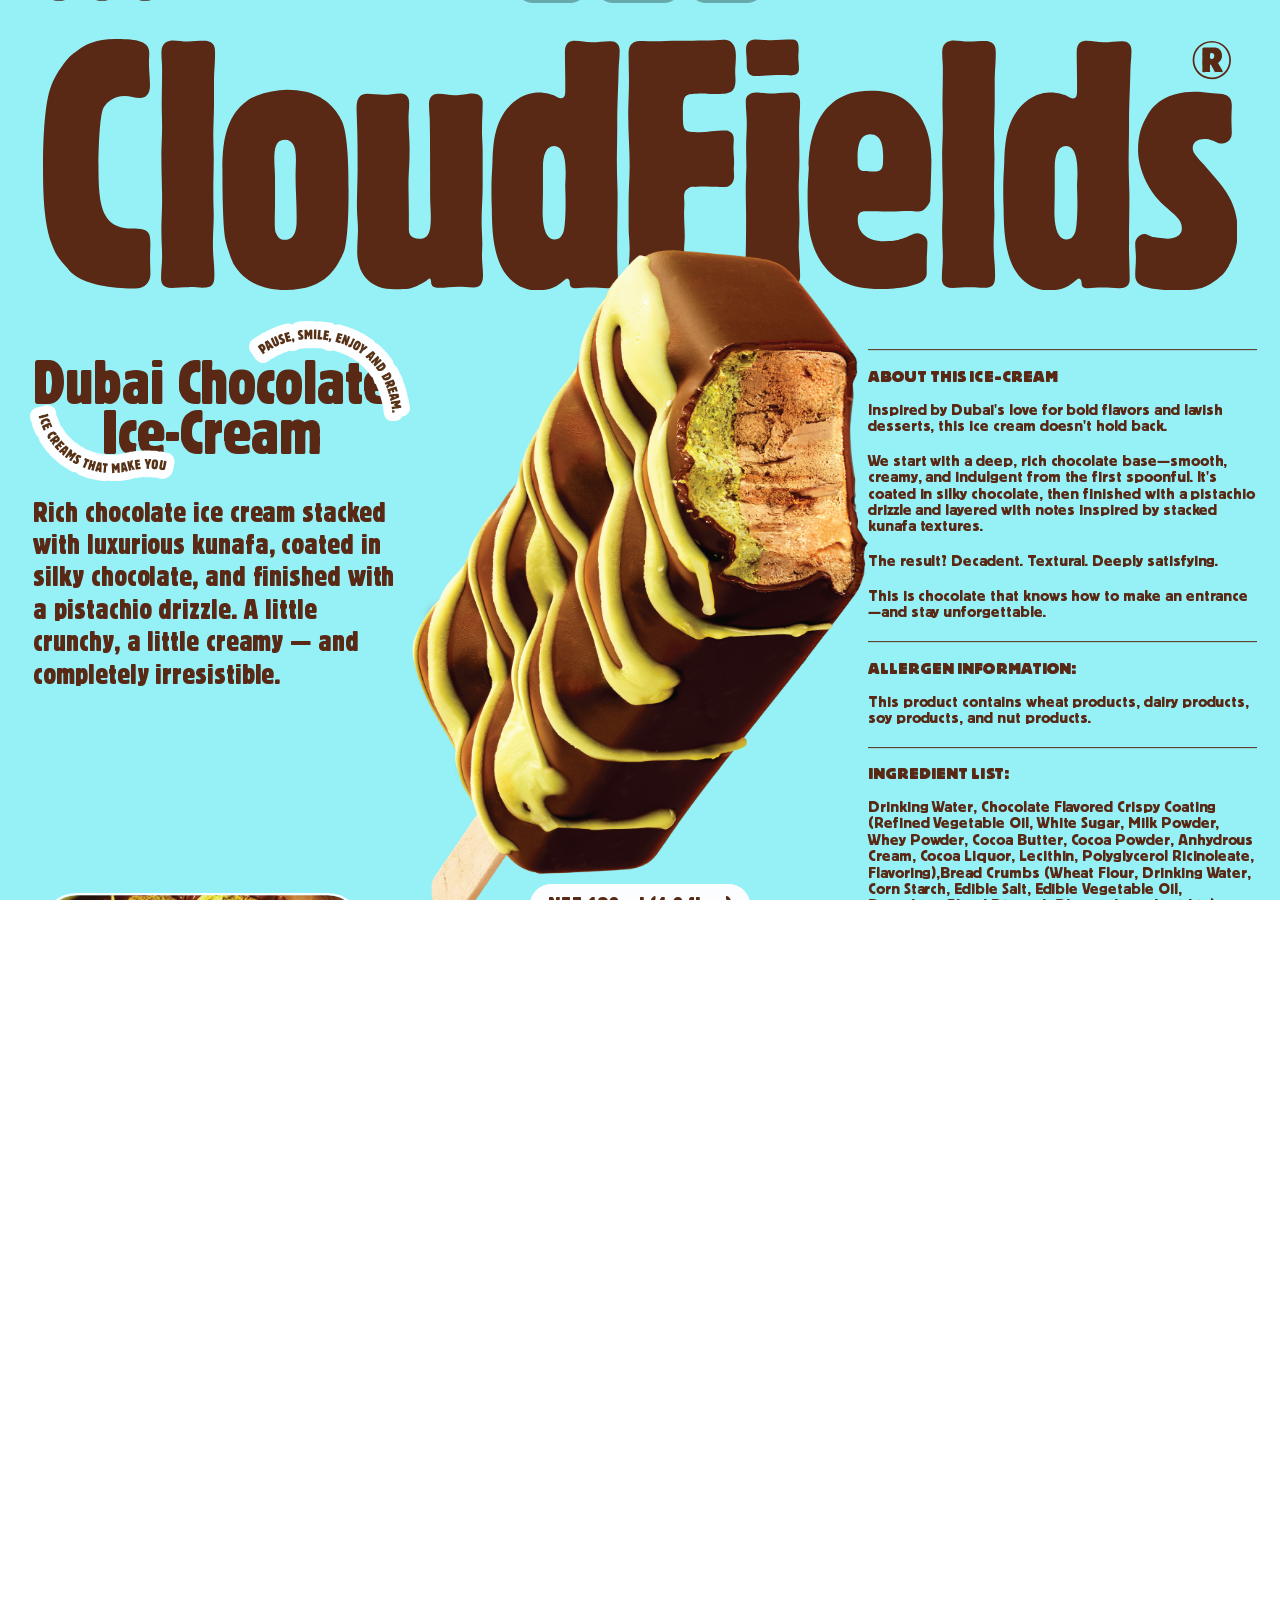
<file: single-product.html>
<!DOCTYPE html>
<html lang="en-US">

<head>
	<!-- set the encoding of your site -->
	<meta charset="utf-8">
	<!-- set the viewport width and initial-scale on mobile devices -->
	<meta name="viewport" content="width=device-width, initial-scale=1.0">
	<title>Cloudfields | Home</title>
	<link rel="icon" type="image/x-icon" href="assets/images/favicon.png">
	<!-- include the site stylesheet -->
	<link rel="stylesheet" href="assets/css/icomoon-style.css">
	<link rel="stylesheet" href="assets/css/swiper-bundle.min.css" />
	<link rel="stylesheet" href="style.css">
</head>

<body class="single single-product">
	<!-- no script styles for webaccessibility -->
	<noscript>
		<div>Javascript must be enabled for the correct page display</div>
	</noscript>
	<!-- allow a user to go to the main content of the page -->
	<a class="sr-only sr-only-focusable" href="#main" accesskey="m">Skip to Content</a>
	<!-- main container of all the page elements -->
	<div id="wrapper">
		<div id="wrapper-inn">
			<!-- header of the page -->
			<header id="header" class="site-header">
				<div class="header-top">
					<div class="container-fluid">
						<div class="logo">
							<a href="/">
								<svg version="1.1" id="Layer_1" xmlns="http://www.w3.org/2000/svg" xmlns:xlink="http://www.w3.org/1999/xlink" x="0px" y="0px" viewBox="0 0 1725.5 362.8" style="enable-background:new 0 0 1725.5 362.8;" xml:space="preserve">
								<g>
									<path fill="currentcolor" d="M829.3,297.4c0,18.6,1,31.7,1,50.3c0,13.6-14.1,12.1-15.6,12.1c-8.6,0-14.6-1-23.1-1h-2c-7.5,0-12.6,1-19.6,1
										c-6,0-9.1-2-9.1-6.5c0-3-0.5-7-4-7.5c-2,0-8.6,7-15.1,10.6c-9.6,5.5-19.6,6.5-28.7,6.5c-12.6,0-26.2-4.5-38.2-16.1
										c-26.7-26.2-26.2-76.5-26.7-103.2c-0.5-11.1-0.5-19.1-0.5-30.2c0-13.6,1-23.1,1.5-36.7c1-26.2,2.5-61.4,29.7-85
										C694.4,77.5,710.5,77,716.1,77c4,0,11.1,0.5,21.6,4c4,1.5,6.5,4.5,10.6,4.5c6.5,0,6-7,6-15.6v-9.1c0-15.6-0.5-26.7-0.5-42.3
										c0-13.6,7.5-16.1,14.1-16.1c9.1,0,15.6,2,24.7,2c9.6,0,16.6-1.5,26.2-1.5c4,0,14.1,0.5,14.1,13.6c0,9.6-1,16.1-1.5,26.2
										c-0.5,28.7-2,49.3-2,78c0,22.6-0.5,38.7-0.5,60.9c0,17.1,1,29.2,1,46.3c0,23.6-0.5,40.3-0.5,64.4V297.4z M754.8,234.5
										c0-8.1-0.5-15.6-0.5-23.1s5.5-56.9-16.1-56.9c-11.6,0-16.1,13.6-16.1,30.7v36.2c0,9.1-0.5,18.6-0.5,27.7c0,20.6,4,40.3,17.1,40.3
										c8.1,0,10.6-5.5,12.1-8.6c3-4.5,4-26.2,4-44.3V234.5z"/>
									<path fill="currentcolor" d="M210.8,358.3c-9.6,0-16.1,1-25.2,1c-13.1,0-15.1-8.1-15.1-14.1c0-11.6,1.5-20.1,1.5-31.7c0-12.6-1-21.1-1-33.7
										c0-18.1,1-31.2,1-49.3c0-22.1-1-37.2-1-59.4c0-17.1,1-29.2,1-46.8c0-7.5-0.5-15.6-0.5-23.1c0-22.1,0.5-37.2,0.5-59.4
										c0-8.1-1-14.1-1-22.6C171.1,4,181.7,2,187.7,2c8.1,0,13.6,1.5,21.6,1.5c8.6,0,14.6-1,23.1-1c17.1,0,16.1,12.6,16.1,17.6
										c0,15.6-1.5,26.7-1.5,41.8v27.7c0,19.6-1,33.7-1,53.3c0,13.6,1,23.1,0.5,36.7c0,12.6-0.5,21.6-0.5,34.7c0,12.6,0,21.6,0.5,34.7
										c0.5,19.1-1.5,32.2-1,51.3c0,14.6,2,24.2,2,38.7c0,12.1,0,20.1-16.6,20.1c-6.5,0-11.1-1-18.1-1H210.8z"/>
									<g>
										<path fill="currentcolor" d="M1688.1,57.9c-15.5,0-27.7-12.3-27.7-27.8c0-15.4,12.2-27.5,27.7-27.5c15.5,0,27.7,12.1,27.7,27.4v0.4
											C1715.8,45.9,1703.5,57.9,1688.1,57.9z M1688.2,5c-14.1,0-25.3,11.1-25.3,25.2c0,13.9,11.2,25.2,25.1,25.2
											c13.9,0,25.3-11.2,25.3-25C1713.3,16.2,1702.2,5,1688.2,5z M1702,47.7c-0.4,0-0.7-0.1-1.1-0.1c-0.7-0.1-1.2-0.1-1.6-0.1h-0.1h-0.6
											h-0.9h-0.9l-0.8,0.1h-0.3h-0.6c-0.5,0.1-0.8,0.1-1,0.1c-1.3,0-1.9-0.2-2.5-1.9l-0.2-0.4l-0.2-0.4c-0.1-0.2-0.2-0.3-0.2-0.5
											c-0.2-0.2-0.2-0.2-0.2-0.3l-1.2-2.4l-0.5-0.8c-0.2-0.4-0.6-1.1-0.9-1.6c-0.2-0.4-0.2-0.5-0.2-0.6c-0.1-0.1-0.2-0.2-0.2-0.3
											l-0.2-0.3c0-0.1,0-0.1-0.1-0.2c-0.4-0.8-0.9-1.2-1.2-1.2c-0.5,0-0.9,0.5-0.9,1.4c0,0.3,0,0.8,0.1,1.2c0,0.8,0.1,1.2,0.1,1.5
											c0,0.2-0.1,0.5-0.1,0.9c0,0.7-0.1,1.1-0.1,1.4v0.3c0,1,0.1,1.6,0.2,1.9l0.1,0.7v0.2c0,0.9-0.6,1.3-1.6,1.3h-0.6l-0.6-0.1h-1.6
											h-0.6h-0.1c-0.3,0-0.9,0-1.5,0.1c-0.7,0-0.9,0.1-1.2,0.1h-0.8h-0.9h-0.1c-1,0-1.9-0.8-1.9-1.6c0-0.2,0.1-0.5,0.1-0.9l0.1-0.6
											c0-0.3,0.1-0.5,0.1-0.6v-0.6l0.1-0.9v-1.7c0-0.9,0-1.5-0.1-3.2c0-0.3-0.1-0.6-0.1-0.8V36v-0.5l-0.1-0.5v-0.6v-1.9l0.1-1.1v-1
											l0.1-1.4v-1.5c0-0.4,0.1-0.7,0.1-0.9c0-0.4-0.1-1.1-0.1-2.2c-0.1-1.2-0.1-1.6-0.1-2.1v-1.2l0.2-3.3v-0.2v-0.5v-0.5l-0.1-0.3v-0.9
											c-0.1-0.3-0.1-0.7-0.1-0.9c0-1.7,1.1-2.4,3.8-2.4h0.9h0.4h0.4l0.5,0.1h1.2h1.2h0.9l2.6-0.1l1.1-0.1h1.1h0.4h0.4h0.9
											c0.5,0,0.9,0,1.4,0.1c2.7,0.2,3.9,0.5,5.4,1.2c1.2,0.5,2.2,1.2,3.3,2.6c0.1,0.1,0.2,0.2,0.2,0.2c0.1,0.1,0.1,0.1,0.2,0.2
											c0.1,0.1,0.2,0.3,0.4,0.7c0.1,0.1,0.2,0.2,0.3,0.5c0,0.1,0.1,0.2,0.1,0.2c0.3,0.5,0.4,0.8,0.5,1.1c0.5,1,0.8,2.6,0.8,4.7v0.4
											c0.1,0.5,0.1,0.8,0.1,1c0,3.3-2.2,7.2-5,8.9c-0.5,0.3-0.6,0.5-0.6,0.8c0,0.2,0.2,0.5,0.4,1l0.3,0.5c0.1,0.2,0.4,0.6,1,1.5
											c0.2,0.3,0.5,0.8,0.9,1.4c0.2,0.2,0.2,0.4,0.3,0.5l0.3,0.5l0.2,0.5l0.2,0.5c0.1,0.1,0.1,0.1,0.1,0.2c0.3,0.5,0.6,0.9,0.9,1.4
											c0.8,1.3,1.2,2.1,1.3,2.3c0.5,0.8,0.7,1.2,0.7,1.7C1703.9,47.2,1703.3,47.7,1702,47.7z M1691.7,23.9L1691.7,23.9
											c0-2.1-1.7-3.7-3.8-3.7c-1.6,0-2.3,0.8-2.3,2.4V23l-0.1,0.3v0.9v0.5v0.2c0,0.2,0,0.4-0.1,0.6V26v0.2v0.2c0,1.2,1.3,2.2,2.8,2.2
											c2,0,3.1-0.9,3.3-3c0.1-0.2,0.1-0.4,0.1-0.5l0.1-0.3V23.9z"/>
									</g>
									<path fill="currentcolor" d="M155,340.2c0,8.1-5.5,20.1-22.6,20.1c-22.6,0-65.9-2.5-88.6-20.6c-4.5-3.5-7.5-7.5-11.1-11.6
										c-7.5-8.6-13.6-14.6-19.6-30.7C0,264.7,0,213.9,0,181.1C0,155,1.5,98.6,10.1,72.5c5.5-16.1,11.1-24.7,16.6-32.2
										c10.1-15.1,14.6-17.6,22.6-23.6C62.4,7.5,76.5,0,103.7,0c25.2,0,49.8,1,49.8,19.6c0,5-0.5,8.6-0.5,13.6c0,12.6,1.5,21.1,1.5,34.2
										c0,12.6-6.5,17.6-14.1,17.6c-8.6,0-14.1-3-22.6-3c-15.6,0-25.2,8.6-30.2,16.6c-6.5,10.6-7.5,70.9-7.5,82c0,56.9,2.5,93.1,49.3,93.1
										c23.1,0,25.7,5.5,25.7,21.6c0,7-0.5,12.1-0.5,19.1c0,9.1,0.5,15.1,0.5,24.2V340.2z"/>
									<path fill="currentcolor" d="M379.9,76c31.2,7.5,46.3,30.2,51.8,42.3c10.1,22.6,9.6,82.5,9.6,105.2c0,37.2-2,67.4-6,81.5
										c-1.5,3.5-8.1,23.1-23.6,37.2c-12.6,11.6-31.2,20.1-61.4,20.1c-38.2,0-61.4-15.6-74-35.7c-4.5-7.5-11.6-30.2-13.1-37.7
										c-2.5-12.6-4-48.8-4-87.1c0-31.2-3-86,36.2-113.2c3.5-3,5.5-3.5,12.1-6.5c14.6-6,30.7-8.6,45.3-9.1C361.8,73,370.9,74,379.9,76z
										M366.3,256.6c0-22.1-1.5-37.7-1.5-59.4c0-9.1,0.5-15.1,0.5-24.2c0-16.6-4-27.7-16.1-27.7c-13.1,0-15.1,12.6-15.1,28.7
										c0,9.6,1,16.1,1,25.7V235c0,19.1-1.5,40.3,1.5,45.3c2,4,4,9.6,12.6,9.6c17.6,0,17.1-22.1,17.1-30.2V256.6z"/>
									<path fill="currentcolor" d="M634,130.3c0,12.1,1,20.6,1,32.7v48.3c0,19.1-1.5,33.2-1.5,52.8c0,11.6,1,19.6,1,31.2v2
										c0,5.5-0.5,10.6-0.5,16.1c0,10.1,1.5,17.1,1.5,27.2c0,8.6-1.5,18.1-14.1,18.1c-8.1,0-13.6-1-21.6-1c-10.6,0-17.6,1.5-28.2,1.5
										c-4.5,0-7.5-1-9.6-3c-0.5-1-0.5-2-1-2.5c-1-1,0-2.5-0.5-3.5c-0.5-1,0-4-2-4.5c-1.5-0.5-2.5,2.5-6.5,4.5c0,0.5-7,4-11.1,6
										c-10.1,4.5-13.6,5-31.2,5h-2c-7.5,0-16.1-0.5-23.1-3.5c-34.2-13.6-30.7-51.8-30.7-54.8c0-9.6,1-18.6,1-27.7
										c0-12.1-1.5-20.6-1.5-32.7c0-22.1,1-37.2,1-59.4c0-24.2,0-40.8-1-64.9c0-6.5-0.5-11.1-0.5-18.1c0-8.1,1-21.1,14.6-21.1
										c9.1,0,15.6,1.5,24.7,1.5c8.6,0,15.1-2,23.6-2c4.5,0,13.1,1.5,13.1,13.6c0,8.6-1,14.1-1,22.6c0,18.1,2,31.2,1.5,49.3
										c0,17.1-1.5,29.2-1.5,45.8c0,16.1,0.5,27.7,0.5,43.8v21.1c0,6,2,13.6,15.1,13.6c14.6,0,16.6-12.6,16.6-31.2c0-11.6-1-19.6-1-31.2
										v-30.2c0-28.7,0-48.3-0.5-77c0-8.1-1-13.6-1-21.6c0-3-2-18.1,14.1-18.1c8.6,0,14.6,2,22.6,2c5,0,8.6-0.5,13.1-1
										c4.5-0.5,7.5-1.5,12.1-1.5c12.6,0,15.6,7,15.6,13.1c0,13.6-1,23.1-1,36.7V130.3z"/>
									<path fill="currentcolor" d="M975.7,213.4c-8.6,0-14.1-0.5-22.6-0.5c-3.5,0-6,0-9.6,0.5c-3.5,0.5-7.5-2-14.1,4c-2,1.5-3.5,5.5-3.5,9.6
										s0.5,7,0.5,11.1s-0.5,8.6-0.5,13.1c0,12.6,1,21.1,1,33.7c0,7.5-1,13.1-1,20.6c0,11.1,2.5,18.6,2.5,29.7
										c0.5,15.1,1.5,21.6-11.6,22.6c-5.5,0.5-10.6-1-15.6-1c-6.5,0-11.1,1-17.6,1c-5,0-9.6-0.5-14.1-0.5c-4.5,0.5-7.5,1-12.1,1
										c-12.6,0-12.1-10.1-12.1-13.6c0-15.6,2-26.7,2-42.3c0-11.1-1.5-19.1-1.5-30.7V235c0-19.6,1.5-33.2,1.5-52.8c0-23.1-2-46.3-2-69.4
										c0-19.6,1-33.7,1-53.3c0-14.1-0.5-24.2-0.5-37.7c0-18.1,10.6-19.1,18.1-19.1c6.5,0,11.1,0.5,17.6,0.5c13.6,0,23.1-1,37.2-1h19.6
										c12.1,0,20.1,0,32.2-0.5c7.5-0.5,14.1-1,16.6-0.5c3,1,4,0,8.6,5c3.5,3.5,5.5,11.1,5,20.6c0,7-1,13.6-1,20.6c0,3.5,0.5,7.5,0.5,11.1
										c0,22.1-11.6,20.6-37.7,20.6c-4.5,0-7.5-0.5-11.6-0.5c-5,0-8.6,0.5-13.1,0.5c-13.1,0-13.6,9.1-13.6,25.7c0,26.2-0.5,29.7,20.1,29.7
										c15.6,0,26.2-2.5,41.8-2.5c3.5,0,11.6,2.5,11.6,12.1c0,5-0.5,8.6-0.5,14.1c0,7,1,12.1,1,19.1c0,4-0.5,7-0.5,11.6c0,3,0.5,6,0.5,9.1
										c0,2.5-1,15.6-13.6,15.6H975.7z"/>
									<path fill="currentcolor" d="M1080.4,77c7,0,13.1,2.5,13.1,15.1c0,13.6-1.5,23.1-1.5,36.2c0,17.6,0.5,29.7,0.5,47.3c0,15.6-1,26.2-1,41.8
										c0,20.1,1.5,33.7,1,53.3c-0.5,11.6-1,19.1-1,30.2c0.5,15.1,2,25.2,2,40.3c0,1.5,0.5,16.6-13.6,16.6c-5.5,0-10.1-1-15.6-1
										c-12.6,0-21.6,1.5-34.2,1.5c-8.6,0-16.1-1.5-16.1-17.6v-1c0-10.1,1-17.1,1-27.7c0.5-21.1,0.5-35.7,0.5-56.9
										c0-13.6-0.5-23.1-0.5-36.7c0-12.6,0.5-21.6,1-34.2c0-10.1-0.5-16.6-0.5-26.7c0-13.6,1-23.1,1-36.7c0-11.6-1.5-19.6-1.5-31.2
										c0-8.6,7-12.6,14.6-12.6s12.6,1.5,19.6,1.5c11.1,0,18.6-1.5,29.7-1.5H1080.4z M1066.8,51.8c-15.1,0-25.7,1.5-40.3,1.5h-0.5
										c-9.6-1-9.6-12.1-9.6-17.6v-3c0-6.5-1-11.6-1-18.1c0-13.1,9.1-14.1,14.6-14.1c7.5,0,12.6,1,20.6,1c12.1,0,20.1-1,32.2-1
										c9.1,0,8.6,10.1,8.6,14.6c0,4-0.5,7-0.5,10.6c0,6,1,10.6,1,17.1c0,7.5-6,9.6-11.6,9.6c-4,0-7-0.5-11.6-0.5H1066.8z"/>
									<path fill="currentcolor" d="M1104.5,216.4c0-10.6,1-18.1,1.5-28.7c0-7-5-113.2,88.6-113.2c37.2,0,54.8,11.6,69.9,33.7
										c20.1,28.7,18.6,62.4,18.6,69.9c0,3-1,53.8-2,56.4c-3,7-9.1,14.6-16.6,14.6c-5,0-8.6-1-13.6-1h-0.5c-9.6,0-16.1,1-25.2,1
										c-9.6,0-16.6-0.5-26.2-0.5h-10.1c-9.6,0-12.1,3.5-12.1,12.6c0,15.6,10.6,30.7,38.7,30.7c15.1,0,19.6-1.5,28.2-4.5
										c4.5-1.5,14.1-7,18.6-7c6-0.5,15.1,5,15.1,12.6c0,11.1-1,18.6-1,29.7v14.1c0,6.5-1,7.5-4,11.1c-8.1,8.1-36.2,13.1-63.4,13.1
										c-44.8,0-68.4-14.1-85.5-39.8c-10.6-16.1-14.6-34.7-15.6-38.7c-4.5-22.6-3.5-63.9-3.5-64.4V216.4z M1191.6,190.7
										c3,0,5.5,0.5,8.6,0.5c7.5,0,13.1-1,13.1-14.1c0-9.6,3-39.8-18.6-39.8c-19.6,0-18.1,29.2-18.1,37.7c0,3.5,0,7,1,10.1
										c2,3.5,3,5.5,9.1,5.5H1191.6z"/>
									<path fill="currentcolor" d="M1338.5,358.3c-9.6,0-16.1,1-25.2,1c-13.1,0-15.1-8.1-15.1-14.1c0-11.6,1.5-20.1,1.5-31.7
										c0-12.6-1-21.1-1-33.7c0-18.1,1-31.2,1-49.3c0-22.1-1-37.2-1-59.4c0-17.1,1-29.2,1-46.8c0-7.5-0.5-15.6-0.5-23.1
										c0-22.1,0.5-37.2,0.5-59.4c0-8.1-1-14.1-1-22.6c0-15.1,10.6-17.1,16.6-17.1c8.1,0,13.6,1.5,21.6,1.5c8.6,0,14.6-1,23.1-1
										c17.1,0,16.1,12.6,16.1,17.6c0,15.6-1.5,26.7-1.5,41.8v27.7c0,19.6-1,33.7-1,53.3c0,13.6,1,23.1,0.5,36.7c0,12.6-0.5,21.6-0.5,34.7
										c0,12.6,0,21.6,0.5,34.7c0.5,19.1-1.5,32.2-1,51.3c0,14.6,2,24.2,2,38.7c0,12.1,0,20.1-16.6,20.1c-6.5,0-11.1-1-18.1-1H1338.5z"/>
									<path fill="currentcolor" d="M1568.5,297.4c0,18.6,1,31.7,1,50.3c0,13.6-14.1,12.1-15.6,12.1c-8.6,0-14.6-1-23.1-1h-2c-7.5,0-12.6,1-19.6,1
										c-6,0-9.1-2-9.1-6.5c0-3-0.5-7-4-7.5c-2,0-8.6,7-15.1,10.6c-9.6,5.5-19.6,6.5-28.7,6.5c-12.6,0-26.2-4.5-38.2-16.1
										c-26.7-26.2-26.2-76.5-26.7-103.2c-0.5-11.1-0.5-19.1-0.5-30.2c0-13.6,1-23.1,1.5-36.7c1-26.2,2.5-61.4,29.7-85
										c15.6-14.1,31.7-14.6,37.2-14.6c4,0,11.1,0.5,21.6,4c4,1.5,6.5,4.5,10.6,4.5c6.5,0,6-7,6-15.6v-9.1c0-15.6-0.5-26.7-0.5-42.3
										c0-13.6,7.5-16.1,14.1-16.1c9.1,0,15.6,2,24.7,2c9.6,0,16.6-1.5,26.2-1.5c4,0,14.1,0.5,14.1,13.6c0,9.6-1,16.1-1.5,26.2
										c-0.5,28.7-2,49.3-2,78c0,22.6-0.5,38.7-0.5,60.9c0,17.1,1,29.2,1,46.3c0,23.6-0.5,40.3-0.5,64.4V297.4z M1494,234.5
										c0-8.1-0.5-15.6-0.5-23.1s5.5-56.9-16.1-56.9c-11.6,0-16.1,13.6-16.1,30.7v36.2c0,9.1-0.5,18.6-0.5,27.7c0,20.6,4,40.3,17.1,40.3
										c8.1,0,10.6-5.5,12.1-8.6c3-4.5,4-26.2,4-44.3V234.5z"/>
									<path fill="currentcolor" d="M1686.2,192.2c17.1,19.6,39.2,42.8,39.2,84.5c0,23.1-4.5,34.7-10.1,45.3c-3,6-3,7.5-7.5,13.1
										c-4,5.5-17.1,18.1-34.2,24.2c-5,1.5-18.6,3.5-33.2,3.5c-22.1,0-34.2-1-44.8-4c-4.5-1.5-10.1-2-14.1-6.5c-2.5-3-4-5.5-4-11.6
										c0-8.6,1-15.1,1-24.2V315c0-7-1-12.6-1-19.6c0-6.5,5.5-14.1,13.1-14.1c5.5,0,8.6,4,13.6,4.5c2.5,1,18.6,2.5,21.1,2.5
										c0.5,0,20.1,0,19.6-15.6c0-13.1-12.6-20.1-23.1-30.2c-4.5-4-14.6-12.6-22.1-25.2c-5.5-8.6-18.1-32.2-18.1-57.4
										c0-23.6,6-37.2,12.6-48.3c5-8.6,7.5-11.6,11.6-15.6C1621.8,80,1646,76,1662.6,76c10.1,0,17.1,1,26.7,2c10.6,1,27.7-1,27.7,17.1
										c0,7-0.5,12.1-0.5,19.1v2.5c0,7,0.5,12.1,0.5,19.1c0,12.6-11.6,15.1-15.1,15.1c-4.5,0-10.6-3.5-11.6-4c-4-1-6-2.5-12.6-2.5
										c-12.6,0-17.1,6.5-17.1,13.6c0,7.5,8.6,14.6,22.1,30.2L1686.2,192.2z"/>
								</g>
								</svg>
							</a>
						</div>
						<div class="header-utilities">
							<ul class="social-list">
								<li>
									<a href="https://www.facebook.com/" target="_blank">
										<i class="icon-facebook"></i>
									</a>
								</li>
								<li>
									<a href="https://instagram.com/" target="_blank">
										<i class="icon-instagram"></i>
									</a>
								</li>
								<li>
									<a href="https://linkedin.com/" target="_blank">
										<i class="icon-linkedin"></i>
									</a>
								</li>
							</ul>
						</div>

						<div class="menu-toggle-holder">
							<button type="button" class="menu-toggle nav_control">
								<span></span>
								<span></span>
								<span></span>
							</button>
						</div>

						<nav id="nav" class="site-navigation">
							<button type="button" class="close nav_control"></button>
							<ul class="main-menu">
								<li class="menu-item">
									<a href="/markup/">About</a>
								</li>

								<li class="menu-item">
									<a href="product-category.html">Products</a>
								</li>

								<li class="menu-item">
									<a href="contact-page.html">Contact</a>
								</li>
							</ul>
						</nav>
					</div>
				</div>
			</header>

			<main id="main" class="site-main">
				<div class="single-prod-outer">
					<div class="single-prod-inn">
						<div class="single-prod-header">
							<div class="single-prod-name-holder">
								<div class="single-title-decor up">
									<svg version="1.1" id="Layer_1" xmlns="http://www.w3.org/2000/svg" xmlns:xlink="http://www.w3.org/1999/xlink" x="0px" y="0px" viewBox="0 0 226 140.9" style="enable-background:new 0 0 226 140.9;" xml:space="preserve">
										<g>
											<g>
												<path fill="#FDFEFF" d="M225.7,118.7c0-0.3-0.1-0.6-0.1-1c-0.2-1-0.4-2-0.8-2.9c0-0.9,0-1.8-0.2-2.6c0-0.3-0.1-0.5-0.1-0.8
													c0-0.1,0-0.2-0.1-0.4c0-0.3-0.1-0.6-0.1-0.9c-0.2-1.3-0.6-2.4-1.1-3.5c0-0.9-0.2-1.9-0.4-2.8l0-0.1c-0.1-0.3-0.2-0.6-0.2-0.9
													c0-0.1-0.1-0.2-0.1-0.4l0-0.1c-0.1-0.4-0.2-1-0.3-1.7c-0.3-1.2-0.7-2.2-1.1-3.1c-0.1-1-0.3-2.1-0.6-3.1c-0.1-0.3-0.2-0.5-0.3-0.8
													l-0.1-0.2c-0.1-0.3-0.2-0.6-0.3-0.8c-0.1-0.3-0.2-0.8-0.4-1.4c-0.1-0.2-0.1-0.3-0.2-0.5c-0.1-0.3-0.2-0.9-0.4-1.5
													c-0.4-1.3-1-2.5-1.7-3.6c-0.2-1.4-0.6-2.8-1.1-4.3c-0.3-0.6-0.5-1.1-0.7-1.5c-0.1-0.3-0.2-0.5-0.3-0.6c0,0,0-0.1,0-0.1
													c-0.1-0.2-0.2-0.6-0.4-1.1c-0.6-1.5-1.4-2.8-2.5-4c-0.3-1.5-0.9-3-1.6-4.5c-0.2-0.3-0.3-0.6-0.4-0.7c-0.1-0.1-0.2-0.3-0.3-0.4
													c-0.1-0.1-0.1-0.2-0.2-0.4c-0.1-0.1-0.1-0.2-0.2-0.3c-0.1-0.3-0.3-0.5-0.4-0.9c-1.2-2.3-2.9-4.1-5-5.3c-0.3-2.6-1.4-5.2-3.1-7.6
													c-0.2-0.3-0.4-0.5-0.5-0.7c-0.1-0.1-0.2-0.3-0.3-0.4c-0.1-0.1-0.1-0.2-0.2-0.3c-0.1-0.1-0.2-0.2-0.2-0.3c-0.2-0.2-0.3-0.5-0.5-0.8
													c-0.5-0.8-1.1-1.4-1.8-2.1c-0.4-0.8-1-1.6-1.6-2.3c-0.2-0.2-0.4-0.4-0.5-0.6l-0.1-0.1c-0.2-0.2-0.4-0.5-0.7-0.8
													c-0.4-0.5-0.8-0.9-1.3-1.3c-0.3-0.5-0.7-1-1.1-1.4c-0.3-0.4-0.6-0.6-0.8-0.9c-0.2-0.2-0.4-0.5-0.6-0.8c0,0-0.1-0.1-0.1-0.1
													c-0.5-0.5-0.9-1-1.5-1.4c-0.4-0.3-0.8-0.6-1.3-0.9c-0.6-0.9-1.3-1.8-2.2-2.5l-0.1-0.1c-0.2-0.2-0.5-0.4-0.7-0.6
													c-0.1-0.1-0.2-0.2-0.3-0.3l-0.1-0.1c-0.3-0.3-0.7-0.7-1.2-1.2c-1.8-1.7-3.8-2.6-5.4-3.1c-1-1.9-2.4-3.5-4.3-4.8
													c-0.3-0.2-0.5-0.4-0.7-0.5c-0.2-0.1-0.4-0.3-0.7-0.5c-0.6-0.4-1.2-0.7-1.8-1c-0.4-0.4-0.8-0.7-1.3-1c-0.3-0.2-0.6-0.4-0.8-0.5
													l-0.1,0c-0.2-0.1-0.4-0.3-0.7-0.6c-1-0.7-2.1-1.3-3.2-1.7c-0.9-0.8-2-1.6-3.2-2.3l-0.1-0.1c-1.1-0.6-2.5-1.3-4.4-1.8
													c-0.9-0.7-1.9-1.4-2.9-1.9c-0.3-0.1-0.5-0.2-0.8-0.3c0,0-0.1,0-0.1-0.1c-0.2-0.1-0.6-0.3-1.1-0.5c-0.9-0.4-1.8-0.7-2.7-0.9
													c-0.8-0.6-1.7-1-2.6-1.4c-0.3-0.1-0.5-0.2-0.8-0.3l-0.2-0.1c-0.2-0.1-0.6-0.3-1-0.4c-0.6-0.2-1.1-0.4-1.7-0.5
													c-0.5-0.3-1.1-0.5-1.6-0.7c-0.4-0.2-0.8-0.3-1.1-0.4c-0.3-0.1-0.6-0.3-1-0.4l-0.1,0c-0.7-0.2-1.3-0.4-2-0.6c-0.1,0-0.2,0-0.3,0
													c-0.7-0.3-1.3-0.6-2.1-0.8c-0.3-0.1-0.5-0.1-0.8-0.2l-0.2-0.1c-0.3-0.1-0.6-0.2-0.9-0.2c-0.3-0.1-0.8-0.3-1.4-0.4
													c-0.2,0-0.3-0.1-0.5-0.1c-0.3-0.1-0.8-0.3-1.4-0.5c-1.1-0.3-2.2-0.5-3.3-0.5c-1.5-0.1-3.2,0.2-4.9,0.8c-1.9-1.8-4.3-3.1-7.2-3.5
													c-0.3,0-0.5-0.1-0.8-0.1l-0.2,0c-0.3,0-0.7-0.1-0.9-0.1c-0.3-0.1-0.8-0.2-1.4-0.2c-0.2,0-0.4,0-0.5-0.1c-0.3-0.1-0.9-0.2-1.5-0.3
													c-0.5-0.1-1-0.1-1.5-0.1c-0.9,0-1.8,0-2.6,0.2c-1.7-0.6-3-0.7-3.6-0.7c-0.2,0-0.5,0-0.7,0c-0.1,0-0.1,0-0.2,0
													c-0.3,0-0.7-0.1-1.1-0.1c-0.2,0-0.3,0-0.5,0c-0.6,0-1.2,0-1.7,0.1c-0.5-0.1-1.1-0.2-1.7-0.2c-0.1,0-0.1,0-0.2,0
													c-0.5,0-0.9,0-1.2,0l-0.6,0c-0.2,0-0.3,0-0.5,0c-0.4,0-1.1,0-2,0.1C89.8,0.1,89.4,0,89,0c-0.1,0-0.3,0-0.4,0c-0.4,0-0.8,0-1,0
													c-0.1,0-0.3,0-0.4,0c-0.2,0-0.4,0-0.6,0c-1.1,0-2.1,0.1-3,0.3C82.5,0.1,81.8,0,81.3,0c-0.2,0-0.3,0-0.5,0c-0.3,0-0.5,0-0.8,0
													c-0.1,0-0.2,0-0.4,0c-0.3,0-0.6,0-0.9,0c-1.2,0-2.3,0.1-3.4,0.4c-0.4,0-0.8-0.1-1.2-0.1c-1.2,0-2.3,0.1-3,0.1l-0.2,0
													c-4,0.4-7.3,1.9-9.8,4.2c-1.6-0.8-3.3-1.3-5.2-1.3c-1.3,0-2.6,0.1-3.8,0.4c-0.3,0.1-0.5,0.1-0.8,0.2l-0.2,0
													C51,4,50.7,4.1,50.5,4.2c-0.3,0.1-0.8,0.2-1.4,0.3c-0.2,0-0.3,0.1-0.5,0.1C48.2,4.7,47.6,4.8,47,5c-0.9,0.3-1.9,0.6-2.8,1.1
													c-1.9,0.2-3.3,0.7-4.3,1.1l-0.2,0.1c-1.5,0.5-2.9,1.2-4.1,2.1c-1.2,0.2-2.3,0.5-3.4,1c-0.3,0.2-0.6,0.3-0.8,0.4
													c-0.3,0.1-0.7,0.3-1.1,0.5c-0.5,0.2-1,0.5-1.4,0.8c-0.7,0.2-1.2,0.5-1.5,0.6c-0.2,0.1-0.4,0.2-0.5,0.2c-0.3,0.1-0.7,0.3-1.2,0.5
													c-1.1,0.5-2.1,1.2-3.1,2c-1,0.3-2.1,0.7-3.1,1.3l-0.1,0c-0.3,0.2-0.5,0.3-0.8,0.5c-0.1,0.1-0.2,0.1-0.3,0.2l-0.1,0.1
													c-0.3,0.2-0.9,0.4-1.5,0.8C15.2,19,14,19.9,13.1,21c-1.7,0.5-3.3,1.4-4.8,2.4c-0.2,0.1-0.4,0.3-0.5,0.4c-0.2,0.1-0.5,0.3-0.7,0.5
													c-0.3,0.2-0.5,0.4-0.7,0.5c-0.2,0.1-0.4,0.3-0.7,0.5c-6,4.2-7.5,12.2-3.3,18.2c0.4,0.6,0.7,1,1,1.4c0.1,0.1,0.2,0.3,0.3,0.4
													c0.2,0.3,0.4,0.5,0.6,0.9c0.2,0.3,0.5,0.7,0.7,1.1c0.2,0.3,0.4,0.6,0.6,0.9c0.1,0.2,0.3,0.4,0.4,0.6c0.1,0.2,0.2,0.3,0.3,0.5
													c0.2,0.4,0.5,0.7,0.8,1.1c0.3,0.4,0.6,0.8,0.8,1c0.1,0.1,0.1,0.2,0.2,0.3c0.2,0.4,0.5,0.8,0.7,1.1c0.1,0.2,0.3,0.4,0.4,0.6
													c2.4,3.4,6,5.4,10,5.6c1.9,0.1,4.8-0.3,7.7-2.3c0.4-0.3,0.8-0.6,1.1-0.8c0.2-0.1,0.5-0.3,0.8-0.5c0.9-0.6,1.7-1.3,2.4-2.1
													c0.7-0.3,1.5-0.6,2.2-1c0.3-0.1,0.5-0.3,0.7-0.4c0.1,0,0.2-0.1,0.2-0.1l0.1-0.1c0.2-0.1,0.5-0.3,0.8-0.4c0.5-0.3,1-0.6,1.5-1
													c0.6-0.2,1.1-0.5,1.7-0.8c0.3-0.2,0.6-0.4,0.8-0.5c0.3-0.1,0.7-0.3,1.1-0.6c0.3-0.2,0.6-0.4,0.9-0.6c1-0.2,2-0.6,3-1
													c1.4-0.6,2.6-1.3,3.5-2c1.4-0.2,2.6-0.6,3.3-0.9c1-0.4,2.4-0.9,3.7-1.7c0.6-0.1,1.1-0.2,1.7-0.3c0.4-0.1,0.7-0.2,1-0.3l0.1,0
													c1.1,0.4,2.2,0.6,3.4,0.6c1,0,2,0,2.9-0.2l0.1,0c0.3,0,0.6-0.1,0.9-0.2c2.2-0.5,4.3-1.5,5.9-2.9c1,0,1.9,0,2.3-0.1
													c1.1-0.1,2.6-0.3,4.2-0.8c0.3,0,0.5,0,0.8,0.1c0.2,0,0.3,0,0.5,0c0.5,0,0.9,0,1.2-0.1l0.2,0c0.2,0,0.5,0,0.7,0
													c1,0,1.8-0.1,2.7-0.3c0.7,0.1,1.4,0.2,2.2,0.3c0.2,0,0.3,0,0.5,0c0.4,0,0.8,0,1.1,0c0.2,0,0.4,0,0.6,0c0.2,0,0.4,0,0.7,0
													c0.6,0,1.2,0,1.9-0.1c0.4,0,0.8,0.1,1.2,0.1c0.1,0,0.2,0,0.3,0c0.5,0,0.9,0,1.2,0c0.2,0,0.3,0,0.6,0c0.1,0,0.2,0,0.3,0
													c0.3,0,0.7,0,1,0c0.4,0.1,0.7,0.1,1.1,0.1c0.3,0,0.5,0,0.8,0c0.2,0,0.3,0,0.5,0l1.3,0.1c0.3,0,0.5,0.1,0.9,0.1c0.3,0,0.5,0,0.7,0
													c0.3,0,0.6,0.1,1.1,0.1c0.2,0,0.3,0,0.5,0c0.1,0,0.2,0,0.3,0c0.3,0.1,0.7,0.1,1,0.2c0.4,0.1,0.8,0.1,1.1,0.1l0.2,0
													c1.6,1.4,3.6,2.4,5.8,2.8l0.1,0c0.2,0.1,0.6,0.1,0.9,0.2c0.7,0.1,1.3,0.2,2,0.2c1.6,0.1,3.3-0.2,4.8-0.7c0.3,0.1,0.5,0.2,0.8,0.2
													c0.4,0.1,0.7,0.2,1,0.3l1.4,0.4c0.3,0.1,0.5,0.1,0.7,0.2l0,0c0.3,0.1,0.6,0.2,1.2,0.4l0.3,0.1c0.3,0.1,0.5,0.2,0.8,0.2
													c0.4,0.1,0.7,0.2,1.1,0.3c0.1,0.1,0.3,0.1,0.4,0.2c0.4,0.2,0.8,0.3,1.1,0.4c0.2,0.1,0.6,0.2,1,0.4c0.6,0.2,1.2,0.4,1.8,0.5
													c0.4,0.2,0.9,0.4,1.3,0.6c0.5,0.2,0.9,0.3,1.1,0.4c0.2,0.1,0.6,0.3,1,0.4c0.4,0.3,0.9,0.5,1.4,0.8c0.3,0.1,0.5,0.2,0.7,0.3
													c0.1,0,0.2,0.1,0.3,0.1c0.9,0.4,2.3,1,3.7,1.3c1.1,1,2.3,1.9,3.6,2.6c0.9,0.5,2.1,1.1,3.7,1.6c0.6,0.6,1.3,1.2,2.1,1.7l0.6,0.4
													c0.3,0.2,0.5,0.4,0.8,0.5c0.1,0.1,0.3,0.2,0.4,0.3c0.9,0.6,2.1,1.3,3.7,1.8c0.6,0.9,1.4,1.8,2.2,2.6c0.2,0.2,0.4,0.4,0.6,0.6
													c0.1,0.1,0.1,0.1,0.2,0.2l0.1,0.1c0.2,0.2,0.4,0.4,0.6,0.6c0.5,0.4,1,0.8,1.4,1.2c0.4,0.5,0.8,0.9,1.3,1.3
													c0.3,0.3,0.5,0.5,0.7,0.6c0.2,0.2,0.5,0.5,0.9,0.9c0.1,0.1,0.2,0.1,0.2,0.2c0.1,0.1,0.2,0.2,0.2,0.3c0.3,0.3,0.6,0.6,0.8,0.8
													c0.2,0.2,0.4,0.5,0.7,0.8c0.4,0.5,0.9,0.9,1.3,1.3c0.3,0.4,0.6,0.8,0.9,1.1c0.3,0.4,0.6,0.7,0.8,0.9c0.2,0.2,0.4,0.5,0.7,0.9
													c0.1,0.1,0.3,0.3,0.4,0.4c0.3,0.6,0.7,1,0.8,1.3c0.4,0.5,0.7,1,1,1.3c0.1,0.2,0.3,0.4,0.5,0.7c1.3,1.8,2.6,3.1,4.1,4.2
													c0.3,2.3,1.2,4,1.5,4.7c0.3,0.6,0.6,1.1,0.8,1.4c0.1,0.2,0.2,0.5,0.4,0.8c0.6,1.1,1.2,2.1,1.9,3c0.2,0.8,0.4,1.6,0.7,2.3
													c0.2,0.5,0.4,0.9,0.6,1.2c0.1,0.3,0.2,0.6,0.4,1c0.2,0.5,0.4,0.9,0.7,1.4c0.1,0.4,0.3,0.9,0.4,1.3c0.2,0.5,0.4,0.8,0.5,1.2
													c0,0,0,0,0,0c0.1,0.2,0.2,0.6,0.4,1.1l0,0c0,0,0,0.1,0.1,0.1c0.1,0.5,0.2,0.9,0.3,1.4c0.1,0.4,0.2,0.7,0.4,1l0.4,1.4
													c0.1,0.3,0.2,0.5,0.2,0.7l0,0c0.1,0.3,0.2,0.7,0.3,1.2l0.1,0.3c0.1,0.3,0.1,0.5,0.2,0.8c0.1,0.4,0.2,0.7,0.4,1
													c0,0.1,0,0.2,0.1,0.3c0.1,0.3,0.1,0.6,0.2,0.8c0,0.1,0,0.2,0.1,0.2l0,0.1c0.1,0.3,0.1,0.5,0.2,0.8c0.1,0.6,0.3,1.2,0.6,1.7
													c0.1,0.6,0.2,1.2,0.3,1.8c0.1,0.4,0.2,0.7,0.3,0.9c0.1,0.3,0.1,0.7,0.3,1.2c0.1,0.2,0.1,0.4,0.2,0.6c0,0.2,0.1,0.5,0.1,0.7
													c0.1,0.5,0.2,0.9,0.3,1.2l0,0c0,0.3,0.1,0.5,0.1,0.8c0.2,0.9,0.4,1.7,0.7,2.5c0,0.9,0,1.8,0.2,2.7c0.1,0.4,0.2,0.8,0.2,1.1
													c0,0.3,0.1,0.7,0.2,1.2c0,0.2,0.1,0.3,0.1,0.5c0,1,0.1,1.7,0.2,2.2l0.1,1c0.8,6.3,5.9,11.1,12.3,11.4c0.7,0,1.4,0,2.1-0.1
													c0.3,0,0.6-0.1,0.9-0.1c0.2,0,0.3,0,0.5-0.1c4.7-0.5,7.5-2.8,9-4.7c0.4-0.5,0.8-1.1,1.1-1.6c0.2,0,0.4-0.1,0.6-0.1
													c7-1.2,11.5-7.6,10.3-14.5C225.8,119.3,225.7,118.9,225.7,118.7z"/>
											</g>
											<g>
												<g>
													<path fill="#573217" d="M22.6,35.7c0.3,0.5,0.9,1.3,0.7,3.1c-0.1,0.7-0.4,1.7-1.5,2.4c-0.2,0.1-0.3,0.2-0.5,0.3l0,0
														c-0.2,0.2-0.6,0.4-0.2,1c0.1,0.2,0.3,0.3,0.4,0.5c0.2,0.2,0.3,0.4,0.4,0.6c0.1,0.2,0.2,0.3,0.3,0.4c0.1,0.2,0.4,0.5-0.1,0.9
														c-0.4,0.3-0.6,0.4-1,0.7c-0.3,0.2-0.5,0.5-0.9,0.7c-0.3,0.2-0.5,0.2-0.9-0.3c-0.1-0.2-0.2-0.3-0.3-0.5c-0.1-0.2-0.2-0.3-0.4-0.5
														c-0.2-0.3-0.3-0.5-0.4-0.8c-0.3-0.4-0.7-0.9-1-1.3c-0.4-0.6-0.7-1-1.1-1.6c-0.3-0.5-0.7-0.9-1-1.4c-0.6-0.8-0.9-1.4-1.5-2.2
														c-0.4-0.6-0.7-0.9-1.1-1.5c-0.4-0.6-0.1-1,0.3-1.3c0.2-0.1,0.4-0.3,0.6-0.4c0.3-0.2,0.5-0.4,0.8-0.6c0.2-0.1,0.4-0.2,0.6-0.4
														c0.3-0.2,0.5-0.4,0.8-0.6c1.4-1,2.6-1.1,3.5-0.8c0.6,0.2,0.8,0.4,1,0.6c0.5,0.3,0.9,0.6,1.6,1.5C22,34.7,22.2,35,22.6,35.7z
														M19.2,36.9c-0.1-0.2-0.2-0.3-0.3-0.5c-0.5-0.7-1.1-0.8-1.5-0.5l-0.1,0c-0.1,0.1-0.2,0.2-0.2,0.3c-0.1,0.3,0.1,0.7,0.4,1.1l0.7,1
														c0.4,0.6,1,0.7,1.3,0.4c0.1-0.1,0.2-0.2,0.3-0.4c0.1-0.3,0.1-0.6-0.2-1C19.4,37.2,19.3,37.1,19.2,36.9z"/>
													<path fill="#573217" d="M34.5,37.4c-0.4,0.2-0.7,0.3-1.1,0.6c-0.3,0.2-0.5,0.4-0.9,0.5c-0.6,0.3-0.8-0.2-0.9-0.3
														c-0.1-0.1-0.7-1-0.9-1.1c-0.1,0-0.1,0-0.2,0c0,0-0.7,0.3-1.1,0.6c-0.6,0.4-0.5,0.5-0.3,0.9c0.1,0.1,0.6,1.1,0.5,1.3
														c0,0.2-0.1,0.3-0.4,0.5c-0.3,0.2-0.5,0.3-0.8,0.5c-0.3,0.2-0.6,0.4-1,0.6c-0.3,0.2-0.6,0.3-0.9-0.1c-0.1-0.1-0.2-0.5-0.3-0.9
														c-0.2-0.5-0.3-0.8-0.5-1.2c-0.2-0.4-0.2-0.7-0.4-1.1c-0.2-0.6-0.4-1-0.6-1.6c-0.2-0.6-0.3-1-0.6-1.6c-0.2-0.4-0.3-0.7-0.5-1.1
														c-0.2-0.5-0.3-0.9-0.4-1.4c-0.3-0.8-0.5-1.3-0.8-2c-0.2-0.5-0.3-1-0.2-1.2c0.1-0.2,0.3-0.4,0.6-0.6c0.6-0.3,1-0.5,1.6-0.8
														c0.4-0.2,0.8-0.5,1.2-0.7l0.1,0c0.4-0.2,0.6-0.3,0.9-0.1c0.1,0,0.2,0.1,0.2,0.2c0,0,1.2,1.4,1.2,1.4c0.4,0.5,0.6,0.8,1,1.3
														c0.5,0.6,0.8,1,1.3,1.5c0.4,0.5,0.7,0.8,1.1,1.2c0.5,0.6,0.8,1.1,1.2,1.7c0.7,0.9,1.8,2,1.9,2.2C34.7,36.4,35,37.1,34.5,37.4z
														M27,31.8c-0.2-0.2-0.4-0.6-0.5-0.6c-0.1-0.1-0.2-0.1-0.3-0.1c0,0-0.1,0.1,0,0.2c0,0.1,0.2,0.7,0.2,0.8c0.1,0.2,0.1,0.4,0.2,0.6
														c0.1,0.1,0.6,1.6,0.7,1.7c0.3,0.5,0.6,0.4,0.8,0.3c0.2-0.1,0.6-0.4,0.3-1C27.9,32.9,27.2,32,27,31.8z"/>
													<path fill="#573217" d="M38.7,22.3c0.2,0.5,0.3,0.8,0.6,1.3c0.2,0.5,0.4,0.8,0.7,1.3c0.3,0.6,0.4,1.1,0.7,1.7c0.4,0.8,0.7,1.3,1,2.2
														c0.2,0.4,0.3,0.7,0.4,1.1c0.1,0.3,1,1.8-0.2,3.5c-0.2,0.2-0.5,0.6-0.9,1c-0.5,0.4-1.5,0.8-1.5,0.8c-1.1,0.5-1.8,0.5-2.5,0.4
														c-0.4,0-0.6-0.1-0.9-0.2c-0.2-0.1-0.5-0.3-0.7-0.4c-0.4-0.3-0.8-1.1-1-1.6c-0.3-0.7-0.5-1.2-0.8-2c-0.4-1-0.8-1.7-1.3-2.6
														c-0.3-0.6-0.4-1-0.7-1.6c-0.3-0.6-0.5-1.1-0.8-1.7c-0.3-0.7-0.5-1.1,0.1-1.4c0.4-0.2,0.7-0.2,1.1-0.4c0.2-0.1,0.4-0.2,0.6-0.3
														c0.4-0.2,0.9-0.4,1.1,0.2c0.2,0.5,0.4,1,0.6,1.5c0.1,0.3,0.3,0.5,0.4,0.9c0.1,0.3,0.2,0.5,0.3,0.8l0.3,0.6
														c0.2,0.5,0.4,1.1,0.7,1.6c0.2,0.4,0.3,0.7,0.5,1.1c0.2,0.4,0.4,0.8,0.5,1.2l0,0.1c0.2,0.4,0.5,1.1,1.2,0.8
														c0.2-0.1,0.3-0.2,0.4-0.3c0.3-0.5,0.1-0.9-0.2-1.6c-0.4-0.9-0.6-1.5-1-2.3c-0.3-0.7-0.6-1.2-1-2c-0.3-0.7-0.4-1.1-0.7-1.8
														c-0.1-0.2-0.2-0.4-0.3-0.7c-0.2-0.4-0.7-1.1,0.1-1.5c0.4-0.2,0.7-0.3,1.1-0.4c0.3-0.1,0.6-0.3,0.9-0.5c0.6-0.3,0.8,0.3,0.9,0.4
														C38.6,21.9,38.6,22.1,38.7,22.3z"/>
													<path fill="#573217" d="M50.4,29.9c-0.3,0.4-0.7,0.8-1,1.1c-0.5,0.4-1.5,0.8-2.1,1c-0.4,0.1-2,0.6-2.6,0.3c-0.2-0.1-0.2-0.2-0.3-0.4
														c-0.1-0.4-0.2-0.7-0.3-1.1c-0.1-0.3-0.2-0.5-0.3-0.8c-0.1-0.2-0.3-0.9,0.4-1.1c0.3-0.1,0.4,0,0.7,0c0.1,0,0.1,0.1,0.1,0.1
														c0.1,0,0.2,0.1,0.3,0.1c0.3,0.1,0.7,0,0.9-0.1c0.6-0.2,0.9-0.5,0.8-1c-0.1-0.6-1-0.8-1.6-1.1c-0.4-0.2-0.7-0.4-1.1-0.6
														c-0.1-0.1-0.6-0.2-1-0.5c-1.1-0.7-1.3-1.3-1.7-2.2c-1-2.7-0.1-4.2,2.5-5.1c1.2-0.4,2.5-0.9,2.8-0.1c0.1,0.4,0.2,0.7,0.3,1.1
														l0,0.1c0.1,0.3,0.2,0.4,0.3,0.7c0.1,0.2,0.2,0.8-0.4,1c-0.3,0.1-0.7,0.1-0.8,0.1c-0.2,0-0.4,0-0.8,0.2c-0.1,0-0.8,0.2-0.6,0.9
														c0.1,0.2,0.2,0.3,0.4,0.5c0.2,0.2,1.2,0.6,2.1,1c0.4,0.2,0.6,0.3,1,0.5c1.2,0.7,1.6,1.2,1.9,2.2C50.9,28.1,51,28.9,50.4,29.9z"/>
													<path fill="#573217" d="M59.4,26.5c0.1,0.3,0.2,0.5,0.2,0.8c0.1,0.2,0.1,0.7-0.5,0.9c-0.3,0.1-0.4,0.1-0.7,0.2L58,28.5
														c-0.4,0.1-0.8,0.2-1.2,0.3c-0.3,0.1-0.4,0.1-0.7,0.2l-2,0.5c-0.2,0.1-0.3,0.1-0.5,0.2c-0.2,0.1-0.8,0.1-1-0.6
														c-0.1-0.5-0.2-0.8-0.3-1.3c-0.1-0.4-0.2-0.7-0.3-1.2c-0.1-0.3-0.1-0.6-0.2-0.9c-0.1-0.3-0.2-0.5-0.3-0.8c-0.2-0.6-0.2-1-0.4-1.6
														c-0.1-0.5-0.3-1.1-0.5-1.6c-0.2-0.7-0.3-1.3-0.5-2c-0.1-0.5-0.3-0.9-0.4-1.4c-0.3-1.1-0.2-1.4,0.6-1.6c0.5-0.1,0.8-0.1,1.3-0.3
														c0.2-0.1,0.5-0.1,0.7-0.2c0.6-0.2,1-0.2,1.6-0.4c0.3-0.1,0.4-0.2,0.7-0.2l0.4-0.1c0.2-0.1,0.3-0.1,0.6-0.2
														c0.6-0.2,0.7,0.3,0.8,0.5c0.1,0.3,0.1,0.6,0.2,0.9c0.1,0.5,0.6,1.3-0.3,1.6l-0.2,0.1c-0.2,0.1-0.4,0.1-0.6,0.2
														c-0.3,0.1-0.5,0.1-0.8,0.2c-1,0.3-1,0.6-0.8,1.2c0.2,0.6,0.5,0.9,0.9,0.8c0.2-0.1,0.3-0.1,0.5-0.2l0,0c0.3-0.1,0.5-0.1,0.7-0.2
														c0.2-0.1,0.4-0.1,0.6-0.2c0.8-0.2,0.9,0.3,0.9,0.6c0.1,0.3,0.1,0.5,0.2,0.8c0.1,0.3,0.1,0.5,0.2,0.7c0.2,0.7-0.3,0.9-0.6,1
														c-0.6,0.2-1,0.2-1.5,0.3c-1,0.3-0.8,0.9-0.7,1.2l0.1,0.2c0,0.1,0.1,0.4,0.2,0.5c0.4,0.4,0.6,0.2,1.3,0.1c0.3-0.1,0.6-0.1,0.9-0.2
														c0.3-0.1,0.5-0.2,0.8-0.3c0.2,0,0.7-0.1,0.9,0.5C59.3,26,59.3,26.2,59.4,26.5z"/>
													<path fill="#573217" d="M60.5,25.1L60.5,25.1c-0.1-0.4,0.1-0.6,0.5-0.7l0,0l0.2,0l0.2,0l0.4-0.1c0.1,0,0.1,0,0.2,0
														c0.1,0,0.1,0,0.2,0c0.1,0,0.1,0,0.1,0l0.1,0l0.1,0l0.1,0c0.3-0.1,0.5-0.1,0.6,0.1c0.1,0.1,0.2,0.2,0.3,0.3c0,0.1,0.1,0.2,0.1,0.6
														l0.1,0.3c0,0.1,0,0.2,0,0.2l0.1,0.4c0.1,0.5,0.1,1.3-0.1,2.1c0,0.2-0.1,0.4-0.2,0.7c-0.1,0.3-0.2,0.5-0.3,0.6
														c-0.1,0.1-0.2,0.2-0.4,0.2c0,0-0.4,0-0.5,0.1c-0.1,0-0.2,0-0.3,0.1c-0.1,0-0.2,0-0.3,0.1c-0.1,0-0.3,0-0.3-0.2
														c0-0.1,0-0.2,0.1-0.3c0.1-0.2,0.2-0.5,0.2-0.7l0-0.1l0-0.1c0-0.1,0-0.1,0-0.1c0-0.1,0-0.1,0-0.1c0-0.1,0-0.1,0-0.1
														c0,0,0-0.1-0.1-0.1c-0.1-0.1-0.1-0.1-0.2-0.1l-0.2,0c-0.3,0.1-0.5-0.1-0.6-0.4l0,0l-0.1-0.8l-0.1-0.5l-0.1-0.4L60.5,25.1z"/>
													<path fill="#573217" d="M75.8,24.9c-0.4,0.4-0.9,0.7-1.2,0.8c-0.6,0.2-1.7,0.4-2.2,0.4c-0.4,0-2.1,0.1-2.6-0.3
														c-0.1-0.1-0.2-0.2-0.2-0.5c0-0.4,0-0.7-0.1-1.1c0-0.3-0.1-0.5-0.1-0.8c0-0.2-0.1-0.9,0.7-1c0.4,0,0.4,0.1,0.7,0.2
														c0.1,0,0.1,0.1,0.1,0.1c0.1,0,0.2,0.1,0.3,0.2C71.3,23,71.8,23,72,23c0.7-0.1,1-0.3,1-0.7c0-0.6-0.7-1.1-1.3-1.4
														c-0.4-0.3-0.6-0.5-1-0.8c-0.1-0.1-0.5-0.4-0.9-0.7c-0.9-0.9-1-1.6-1.1-2.5c-0.3-2.8,0.9-4.1,3.7-4.4c1.2-0.1,2.6-0.3,2.7,0.6
														c0,0.4,0,0.7,0.1,1.1l0,0.1c0,0.3,0.1,0.4,0.1,0.7c0,0.2,0.1,0.8-0.6,0.9c-0.3,0-0.7-0.1-0.8-0.1c-0.2,0-0.4-0.1-0.8,0
														c-0.1,0-0.8,0-0.8,0.8c0,0.2,0.1,0.4,0.2,0.5c0.2,0.2,1,0.8,1.8,1.5c0.3,0.2,0.6,0.4,0.8,0.7c1,0.9,1.3,1.6,1.4,2.6
														C76.8,23.3,76.6,24.1,75.8,24.9z"/>
													<path fill="#573217" d="M89.1,14.4c0,0.5,0,0.8,0,1.3c0,1.2,0,2.1,0,3.3l0,0.2c0,0.6,0,1.1,0,1.7c0,0.9-0.1,1.5-0.1,2.4
														c0,0.5,0.1,0.9,0.1,1.4c0,0.6,0,0.8-0.5,0.8c-0.5,0-0.9-0.1-1.4-0.1c-0.4,0-0.6,0.1-1,0.1c-0.6,0-0.7-0.4-0.7-0.7
														c0-0.4,0.1-0.7,0.1-1.1l0-0.5c0-0.2,0-0.3,0-0.4c0-0.2,0-0.4,0-0.7c0-0.2,0.1-0.4,0.1-0.6c0-0.4-0.1-0.7-0.1-1.1
														c0-0.2,0-0.4,0-0.6c0-0.1,0-0.2,0-0.3l0-0.1c0,0,0-0.1-0.1-0.1c-0.2,0-0.4,0.9-0.5,1c0,0-0.8,1.8-0.8,1.8
														c-0.1,0.1-0.2,0.2-0.4,0.2c-0.1,0-0.3,0-0.4-0.1c-0.2-0.2-0.5-0.8-0.9-1.4c-0.1-0.2-0.2-0.3-0.2-0.4c-0.1-0.2-0.2-0.3-0.2-0.5
														c-0.1-0.2-0.3-0.7-0.4-0.6c-0.1,0-0.1,0.1-0.1,0.2l0,0.1c0,0.6-0.1,1-0.1,1.6c0,0.3,0,0.6,0,0.9c0,0.4,0,0.7,0,1.2l0,0.4
														c0,0.4,0,0.7,0,1.1c0,0.6-0.3,0.7-0.6,0.7c-0.3,0-0.5,0-0.8,0c-0.3,0-0.5,0-0.9,0c-0.2,0-0.3,0-0.4,0c-0.7,0-0.7-0.5-0.7-0.7
														c0-0.3,0-0.5,0-0.8c0-0.4,0-0.7,0-1.1c0-0.9-0.1-1.6-0.1-2.5c0-0.9,0.1-1.6,0.1-2.5c0-0.9,0-1.5,0-2.4c0-0.4,0-0.7,0-1.1
														c0-0.7-0.1-1.1-0.1-1.8c0-0.6,0.6-0.5,0.7-0.5c0.6,0,1,0,1.5,0c0.2,0,0.4,0,0.6,0c0.7,0,0.6,0.4,1,1.2c0.3,0.6,0.6,1,0.9,1.6
														c0.2,0.3,0.2,0.5,0.3,0.7c0,0.1,0.3,0.7,0.5,0.7c0.2,0,0.5-0.8,0.5-0.8c0.2-0.4,0.4-0.6,0.5-1c0.2-0.4,0.2-0.7,0.4-1.1
														c0,0,0.5-1.1,0.6-1.1c0.1-0.1,0.1-0.1,0.2-0.2c0,0,0.4-0.1,0.6-0.1c0.4,0,0.6,0,1,0c0.4,0,0.7,0,1.1,0c0.3,0,0.4,0.2,0.4,0.5
														C89.2,13.2,89.1,13.7,89.1,14.4z"/>
													<path fill="#573217" d="M94.2,25.4c-0.3,0-0.5,0-0.8-0.1c-0.5,0-0.8,0-1.3,0c-0.9,0-0.9-0.4-0.9-0.9l0-0.8c0-0.4,0.1-0.8,0.1-1.2
														l0-0.8c0-1,0-1.6,0-2.6l0-2.3c0-0.8,0.1-1.3,0.1-2l0-1.3c0-0.3,0-0.6,0-0.9c0-0.6,0.4-0.6,0.9-0.6s0.8,0,1.2,0c0.4,0,0.6,0,1,0
														c0.4,0,0.4,0.5,0.4,0.7c0,0.3,0,0.5-0.1,0.8c0,0.5,0,0.8,0,1.3l-0.1,2.9c0,0.4-0.1,0.7-0.1,1.2l0,0.9c0,0.8,0.1,1.3,0,2
														c0,0.6-0.1,1-0.1,1.5c0,0.5,0.1,0.9,0,1.4C94.8,25.1,94.7,25.4,94.2,25.4z"/>
													<path fill="#573217" d="M102.8,25.2L102.8,25.2c0,0.2,0,0.9-0.7,0.8c-0.4,0-0.6-0.1-0.9-0.1c-0.3,0-0.5,0-0.9,0
														c-0.3,0-0.5-0.1-0.8-0.1l-1.4-0.1c-0.4,0-0.7,0-1.1,0c-0.7-0.1-0.7-0.5-0.7-0.8l0-0.2c0.1-0.7,0.1-1.2,0.2-1.9
														c0.1-0.8,0-1.3,0.1-2c0-0.6,0.2-1,0.2-1.6c0-0.5,0-0.8,0.1-1.3c0-0.3,0.1-0.6,0.1-0.9c0-0.5,0-0.8,0.1-1.3
														c0.1-0.5,0.1-0.8,0.2-1.2c0-0.5,0-1,0.1-1.4l0-0.1c0-0.2,0-0.8,0.8-0.7c0.3,0,0.6,0.1,0.9,0.1c0.3,0,0.7,0,1,0
														c0.3,0,0.8,0.1,0.8,0.6c0,0.2-0.1,0.4-0.1,0.6c-0.1,0.5-0.1,0.9-0.2,1.4s0,0.9-0.1,1.4c0,0.4-0.1,0.8-0.1,1.1c0,0.3,0,0.6,0,0.9
														c0,0.5-0.1,0.9-0.2,1.5c0,0.3,0,0.6,0,0.9c0,0.2,0,0.3-0.1,0.5c-0.1,1,0.6,1.1,1,1.2c0.3,0,0.5,0.1,0.9,0.1c0.2,0,0.3,0,0.4,0
														c0.2,0,0.4,0,0.6,0.3c0.2,0.2,0.1,1.3,0.1,1.5C102.9,24.7,102.8,24.9,102.8,25.2z"/>
													<path fill="#573217" d="M111.3,25.6c0,0.3-0.1,0.5-0.1,0.9c0,0.2-0.2,0.7-0.8,0.6c-0.3,0-0.4-0.1-0.7-0.1l-0.5-0.1
														c-0.5-0.1-0.8-0.1-1.2-0.2c-0.3,0-0.5,0-0.7-0.1l-2-0.3c-0.2,0-0.3,0-0.5,0c-0.2,0-0.8-0.2-0.7-0.9c0.1-0.5,0.2-0.8,0.2-1.3
														c0.1-0.5,0.1-0.8,0.2-1.2c0-0.3,0.1-0.6,0.2-0.9c0-0.3,0-0.5,0.1-0.9c0.1-0.6,0.2-1,0.3-1.7c0.1-0.6,0.1-1.1,0.2-1.7
														c0.1-0.8,0.2-1.3,0.3-2.1c0.1-0.5,0.1-0.9,0.2-1.5c0.2-1.1,0.3-1.4,1.2-1.3c0.5,0.1,0.8,0.2,1.3,0.3c0.2,0,0.5,0,0.7,0.1
														c0.6,0.1,1,0.2,1.6,0.3c0.3,0,0.5,0,0.7,0.1l0.4,0.1c0.2,0,0.4,0,0.6,0.1c0.6,0.1,0.5,0.5,0.5,0.7c0,0.3-0.1,0.6-0.2,0.9
														c-0.1,0.5,0,1.4-0.9,1.3l-0.2,0c-0.2,0-0.4,0-0.6-0.1c-0.3,0-0.5-0.1-0.8-0.2c-1-0.1-1.1,0.2-1.2,0.8c-0.1,0.6,0.1,1,0.5,1.1
														c0.2,0,0.4,0,0.6,0l0,0c0.3,0,0.5,0.1,0.7,0.1c0.2,0,0.4,0,0.6,0.1c0.8,0.1,0.7,0.6,0.6,0.9c0,0.3-0.1,0.5-0.1,0.8
														c0,0.3,0,0.5-0.1,0.8c-0.1,0.7-0.7,0.7-0.9,0.7c-0.6-0.1-1-0.2-1.5-0.3c-1-0.1-1,0.5-1.1,0.9l0,0.2c0,0.1-0.1,0.5,0,0.6
														c0.2,0.6,0.5,0.5,1.2,0.6c0.3,0.1,0.6,0.2,0.9,0.2c0.3,0,0.5,0,0.8,0.1c0.2,0,0.7,0.2,0.6,0.8C111.4,25.1,111.4,25.3,111.3,25.6z
														"/>
													<path fill="#573217" d="M112.9,24.7L112.9,24.7c0.1-0.4,0.3-0.6,0.7-0.5l0,0l0.1,0l0.2,0l0.4,0.1c0.1,0,0.1,0,0.2,0
														c0.1,0,0.1,0,0.2,0c0.1,0,0.1,0,0.2,0l0.1,0l0.1,0l0.1,0c0.3,0.1,0.5,0.1,0.5,0.3c0.1,0.1,0.1,0.3,0.1,0.4c0,0.1,0,0.2-0.1,0.6
														l-0.1,0.3c0,0.1-0.1,0.2-0.1,0.2l-0.1,0.4c-0.1,0.5-0.5,1.3-0.9,1.9c-0.1,0.2-0.2,0.4-0.4,0.5c-0.2,0.2-0.4,0.4-0.5,0.4
														c-0.1,0.1-0.3,0.1-0.5,0.1c0,0-0.4-0.1-0.5-0.1c-0.1,0-0.2,0-0.3-0.1c-0.1,0-0.2,0-0.3-0.1c-0.1,0-0.3-0.1-0.2-0.4
														c0-0.1,0.1-0.2,0.2-0.3c0.2-0.1,0.4-0.4,0.5-0.6l0-0.1l0.1-0.1c0-0.1,0.1-0.1,0.1-0.1c0.1-0.1,0.1-0.1,0.1-0.1
														c0,0,0.1-0.1,0.1-0.1c0,0,0-0.1,0-0.2c0-0.1-0.1-0.1-0.1-0.1l-0.2-0.1c-0.3-0.1-0.4-0.3-0.4-0.6l0,0l0.2-0.8l0.1-0.5l0.1-0.4
														L112.9,24.7z"/>
													<path fill="#573217" d="M128.6,29.7c-0.1,0.3-0.1,0.5-0.2,0.8c-0.1,0.2-0.3,0.7-0.9,0.5c-0.3-0.1-0.4-0.1-0.7-0.2l-0.4-0.1
														c-0.4-0.1-0.7-0.2-1.2-0.4c-0.3-0.1-0.4-0.1-0.7-0.2l-2-0.6c-0.2,0-0.3-0.1-0.5-0.1c-0.2-0.1-0.7-0.3-0.5-1
														c0.1-0.5,0.3-0.8,0.4-1.3c0.1-0.4,0.2-0.7,0.3-1.2c0.1-0.3,0.2-0.5,0.3-0.8c0.1-0.3,0.1-0.5,0.2-0.8c0.2-0.6,0.3-1,0.5-1.6
														c0.2-0.5,0.3-1.1,0.4-1.6c0.2-0.8,0.4-1.3,0.6-2c0.2-0.5,0.2-0.9,0.4-1.4c0.3-1.1,0.5-1.3,1.3-1.1c0.5,0.1,0.8,0.3,1.3,0.4
														c0.2,0.1,0.5,0.1,0.7,0.2c0.6,0.2,1,0.3,1.6,0.5c0.3,0.1,0.4,0.1,0.7,0.2l0.4,0.1c0.2,0.1,0.4,0.1,0.6,0.1
														c0.6,0.2,0.5,0.6,0.4,0.8c-0.1,0.3-0.2,0.6-0.3,0.9c-0.1,0.5-0.2,1.4-1.1,1.2l-0.2-0.1c-0.2-0.1-0.4-0.1-0.6-0.2
														c-0.3-0.1-0.5-0.2-0.8-0.3c-1-0.3-1.1,0-1.3,0.6c-0.2,0.6-0.1,1,0.4,1.1c0.2,0.1,0.4,0.1,0.6,0.1l0,0c0.3,0.1,0.4,0.2,0.7,0.2
														c0.2,0.1,0.4,0.1,0.6,0.1c0.7,0.2,0.6,0.7,0.5,1c-0.1,0.3-0.2,0.5-0.2,0.8c-0.1,0.3-0.1,0.5-0.2,0.7c-0.2,0.7-0.7,0.6-1,0.5
														c-0.6-0.2-0.9-0.3-1.5-0.5c-1-0.3-1.1,0.3-1.2,0.7l-0.1,0.2c0,0.1-0.1,0.4-0.1,0.6c0.1,0.6,0.4,0.5,1.1,0.8
														c0.3,0.1,0.5,0.2,0.9,0.3c0.3,0.1,0.5,0.1,0.8,0.2c0.2,0.1,0.6,0.3,0.5,0.9C128.7,29.2,128.7,29.4,128.6,29.7z"/>
													<path fill="#573217" d="M137.2,34.5c-0.3-0.1-0.5-0.2-0.8-0.4c-0.5-0.2-0.8-0.3-1.3-0.5c-0.4-0.1-0.3-0.6-0.3-1.2
														c0-0.5-0.1-0.8-0.1-1.3c0-0.5,0-0.8,0-1.2c0-0.3-0.1-0.6-0.1-1c0-0.3,0-0.5,0-0.9c0-0.4,0-1,0-1c0,0-0.1,0.1-0.1,0.1
														c-0.1,0.2-0.1,0.4-0.2,0.6c-0.1,0.5-0.2,0.8-0.4,1.3c-0.2,0.6-0.4,0.9-0.6,1.5c-0.2,0.6-0.3,1-0.5,1.5c-0.2,0.4-0.4,0.4-0.8,0.3
														c-0.4-0.2-0.7-0.3-1.2-0.5c-0.3-0.1-0.6-0.2-0.9-0.3c-0.5-0.2-0.3-0.8-0.2-0.8c0.3-0.7,0.6-1.2,0.9-2c0.1-0.2,0.1-0.4,0.2-0.6
														c0.2-0.5,0.3-0.8,0.5-1.3c0.2-0.4,0.3-0.7,0.5-1.1c0.1-0.3,0.3-0.5,0.4-0.9c0.1-0.3,0.2-0.6,0.3-0.9l0.3-0.9
														c0.2-0.7,0.4-1.1,0.7-1.8c0.3-0.7,0.4-1.2,0.6-1.9c0-0.1,0.2-0.4,0.6-0.4l0.1,0c0.1,0.1,0.2,0.1,0.4,0.2c0.2,0.1,0.4,0.2,0.6,0.3
														c0.4,0.1,0.7,0.2,1,0.3c0.2,0.1,0.3,0.2,0.3,0.3c0.2,0.3,0.1,1.7,0.2,2c0,0.3,0,0.5,0,0.8c0,0.2,0.1,0.4,0.1,0.6
														c0,0.2,0,0.4,0,0.6c0,0.2,0,0.3,0,0.4c0,0.3,0,0.5,0,0.7c0,0.4-0.1,1,0,1c0.1,0,0.2-0.4,0.3-0.6c0.1-0.3,0.1-0.5,0.2-0.8
														c0.1-0.3,0.2-0.4,0.3-0.7c0.3-0.8,0.4-1.3,0.7-2.1c0.1-0.1,0.3-0.7,0.4-0.8c0.1-0.1,0.2-0.1,0.2-0.1c0.1,0,0.3,0,0.5,0
														c0.2,0.1,0.4,0.2,0.7,0.3l0.7,0.3c0.2,0.1,0.4,0.1,0.6,0.2c0.3,0.1,0.4,0.4,0.3,0.7c-0.2,0.5-0.4,0.9-0.6,1.4
														c-0.3,0.8-0.5,1.3-0.7,2.1c-0.3,0.8-0.6,1.4-0.9,2.2c-0.3,0.8-0.5,1.4-0.8,2.3c-0.3,0.7-0.5,1.3-0.8,2c-0.1,0.4-0.3,0.6-0.4,1
														c-0.1,0.2-0.1,0.3-0.1,0.5C137.8,34.7,137.4,34.6,137.2,34.5z"/>
													<path fill="#573217" d="M148.2,26.9c-0.2,0.4-0.3,0.7-0.5,1.2c-0.1,0.3-0.3,0.5-0.4,0.9c-0.2,0.3-0.2,0.6-0.4,0.9
														c-0.2,0.4-0.4,0.6-0.5,1c-0.1,0.3-0.2,0.5-0.3,0.8l0,0.1c-0.3,0.6-0.4,0.9-0.6,1.5c-0.3,0.6-0.5,0.9-0.8,1.5
														c-0.1,0.2-0.1,0.4-0.2,0.6c-0.6,1.3-2.2,1.4-2.7,1.3c-0.3,0-1-0.3-1.2-0.4c-0.1-0.1-0.3-0.2-0.4-0.2c-0.2-0.1-0.3-0.1-0.5-0.2
														c-0.5-0.2-0.5-0.6-0.3-1c0.2-0.3,0.3-0.6,0.5-0.9c0.2-0.3,0.2-0.6,0.4-1c0.2-0.4,0.4-0.4,0.7-0.3c0.1,0.1,0.2,0.1,0.3,0.2
														c0.8,0.4,1.1-0.6,1.2-0.6c0.3-0.5,0.4-1,0.7-1.5c0.3-0.7,0.5-1.1,0.8-1.8c0.4-0.8,0.7-1.3,1.1-2.1c0.3-0.7,0.5-1.3,0.8-2.1
														c0.2-0.5,0.4-0.7,1-0.4c0.3,0.2,0.6,0.3,0.9,0.5l0.1,0c0.4,0.2,0.6,0.3,1,0.4c0.3,0.2,0.5,0.4,0.3,0.8
														C148.6,26.2,148.4,26.5,148.2,26.9z"/>
													<path fill="#573217" d="M153.5,39.6c0,0.1-0.5,0.6-0.9,0.9c-0.5,0.3-1.2,0.6-1.8,0.6c-0.1,0-0.3,0-0.6-0.1c-0.7-0.1-1-0.3-1.6-0.6
														c-1-0.5-2.3-1.6-2.5-3.2c-0.1-0.5,0.2-1.6,0.3-2c0.1-0.4,0.6-1.5,0.8-1.8c0.2-0.4,0.5-0.7,0.7-1.2c0.2-0.3,0.3-0.6,0.5-0.9
														c1.3-2.3,2.2-3.5,3.9-3.8c0.9-0.1,1.5,0,2.7,0.7l0.1,0.1c0.6,0.3,1.1,0.7,1.5,1.3c0.2,0.3,0.7,1.3,0.8,1.6c0.2,1-0.3,2.5-1.2,4.3
														C154.8,37.7,154.5,38.6,153.5,39.6z M152.9,34.2c0.1-0.3,0.3-0.5,0.5-0.8c0.1-0.2,0.6-1.2,0.6-1.5c0-0.3,0-0.6-0.4-0.8
														c0,0-0.1,0-0.1,0c-0.1-0.1-0.2-0.1-0.4-0.1c-0.4,0.1-0.7,0.4-1.1,1c-0.2,0.4-0.4,0.8-0.7,1.2c-0.5,0.9-0.9,1.5-1.4,2.4
														c-0.2,0.4-0.9,1.5-0.1,2c0.7,0.4,1.2-0.3,1.4-0.7c0.2-0.3,0.3-0.5,0.4-0.8c0.2-0.4,0.4-0.6,0.7-1.1
														C152.6,34.7,152.7,34.5,152.9,34.2z"/>
													<path fill="#573217" d="M166.6,37.2c-0.1,0.1-1.5,1.2-2.4,1.9c-0.2,0.1-0.3,0.2-0.5,0.3c-0.6,0.5-1.1,0.8-1.8,1.3
														c-1,0.6-1.4,0.7-2.1,1.6c-0.2,0.3-0.3,0.5-0.6,0.8c-0.2,0.3-0.4,0.5-0.7,0.9c-0.3,0.4-0.4,0.7-0.7,1.1c-0.1,0.2-0.3,0.4-0.6,0.5
														c-0.1,0-0.3-0.1-0.4-0.2c-0.2-0.1-0.3-0.2-0.5-0.3c-0.2-0.2-0.4-0.3-0.7-0.4l-0.5-0.4c-0.7-0.5-0.2-1,0.1-1.4l0,0
														c0.1-0.1,0.2-0.2,0.2-0.3c0.1-0.2,0.2-0.3,0.3-0.5c0.2-0.3,0.4-0.4,0.6-0.7c0.2-0.3,0.3-0.5,0.5-0.9c0.2-0.3,0.4-0.5,0.5-0.9
														c0-0.1,0.6-1.9,0.8-3.1c0.1-0.6,0.2-1,0.3-1.6c0.2-0.8,0.4-1.3,0.6-2.1c0.1-0.4,0.1-0.7,0.2-1c0-0.1,0.1-0.2,0.1-0.3
														c0.3-0.4,0.8-0.1,0.8,0c0.2,0.2,0.4,0.4,0.7,0.5c0.4,0.3,0.7,0.5,1.2,0.8c0.2,0.2,0.3,0.3,0.3,0.5c0.1,0.4-0.6,1.8-0.7,2.1
														c-0.2,0.5-0.3,0.9-0.5,1.4c-0.1,0.2-0.3,0.6-0.2,0.7c0.1,0.1,0.3-0.2,0.5-0.3c0.3-0.2,0.5-0.4,0.7-0.7c0.1-0.1,0.3-0.2,0.4-0.3
														c0.2-0.2,0.4-0.3,0.6-0.5c0.1-0.1,0.7-0.7,0.8-0.8c0.2-0.1,0.3-0.2,0.6-0.1c0.1,0,0.4,0.2,0.4,0.2c0.3,0.2,0.4,0.3,0.7,0.5
														c0.3,0.2,0.5,0.3,0.8,0.5c0.3,0.2,0.6,0.5,0.3,0.9C166.9,37,166.7,37.2,166.6,37.2z"/>
													<path fill="#573217" d="M170.1,56.3c-0.3-0.3-0.5-0.6-0.9-0.9c-0.3-0.3-0.5-0.4-0.8-0.7c-0.5-0.5-0.1-0.8,0-0.9
														c0.1-0.1,0.8-0.9,0.8-1.2c0-0.1,0-0.1,0-0.2c0,0-0.5-0.5-0.9-0.8c-0.5-0.5-0.6-0.3-1-0.1c-0.1,0.1-0.9,0.9-1.1,0.9
														c-0.2,0-0.3,0-0.6-0.2c-0.3-0.2-0.4-0.4-0.7-0.7c-0.3-0.3-0.6-0.5-0.8-0.8c-0.3-0.2-0.5-0.5-0.2-0.9c0.1-0.1,0.4-0.3,0.7-0.6
														c0.4-0.3,0.6-0.5,1-0.8c0.4-0.3,0.6-0.4,1-0.7c0.5-0.4,0.8-0.7,1.3-1.1c0.5-0.4,0.9-0.6,1.3-1c0.3-0.3,0.6-0.5,0.9-0.8
														c0.4-0.3,0.8-0.5,1.2-0.8c0.7-0.5,1-0.9,1.7-1.3c0.4-0.3,0.9-0.5,1.1-0.6c0.2,0,0.4,0.1,0.8,0.4c0.5,0.4,0.8,0.8,1.2,1.2
														c0.3,0.3,0.7,0.6,1.1,1l0.1,0.1c0.4,0.3,0.4,0.5,0.3,0.9c0,0.1-0.1,0.2-0.1,0.2c0,0-0.9,1.5-1,1.5c-0.3,0.5-0.6,0.9-0.9,1.4
														c-0.4,0.6-0.7,1.1-1.1,1.7c-0.3,0.5-0.5,0.9-0.9,1.4c-0.4,0.6-0.8,1.1-1.3,1.7c-0.6,1-1.4,2.3-1.5,2.5
														C171.1,56.2,170.5,56.7,170.1,56.3z M173.2,47.5c0.2-0.2,0.4-0.6,0.4-0.6c0.1-0.1,0-0.2,0-0.3c0,0-0.2,0-0.2,0
														c-0.1,0-0.6,0.4-0.7,0.5c-0.2,0.1-0.4,0.2-0.5,0.4c-0.1,0.1-1.3,1.1-1.4,1.2c-0.4,0.4-0.2,0.7,0,0.9c0.2,0.2,0.5,0.5,1,0
														C172.4,48.7,173,47.7,173.2,47.5z"/>
													<path fill="#573217" d="M176.7,63.5c-0.2-0.3-0.3-0.5-0.6-0.7c-0.3-0.4-0.6-0.6-1-1c-0.3-0.3,0.1-0.7,0.3-1.2
														c0.2-0.4,0.3-0.7,0.5-1.1c0.2-0.4,0.4-0.7,0.6-1.1c0.2-0.3,0.2-0.6,0.4-0.9c0.1-0.3,0.3-0.5,0.4-0.8c0.2-0.3,0.5-0.8,0.4-0.9
														c0,0-0.1,0-0.2,0.1c-0.2,0.2-0.3,0.3-0.4,0.5c-0.3,0.4-0.6,0.6-0.9,0.9c-0.5,0.4-0.8,0.6-1.3,1.1c-0.4,0.4-0.7,0.7-1.1,1.1
														c-0.4,0.3-0.6,0.2-0.9-0.1c-0.3-0.4-0.5-0.6-0.8-1c-0.2-0.3-0.4-0.4-0.7-0.7c-0.4-0.4,0.1-0.8,0.2-0.8c0.6-0.5,1.1-0.8,1.7-1.3
														c0.2-0.2,0.3-0.3,0.5-0.4c0.4-0.4,0.7-0.6,1-0.9c0.3-0.3,0.6-0.5,0.9-0.8c0.3-0.2,0.5-0.4,0.8-0.6c0.3-0.2,0.4-0.4,0.7-0.7
														l0.7-0.7c0.5-0.5,0.9-0.8,1.4-1.2c0.6-0.5,0.9-0.9,1.4-1.3c0.1-0.1,0.4-0.3,0.7,0l0.1,0.1c0.1,0.1,0.1,0.2,0.3,0.4
														c0.1,0.2,0.3,0.3,0.4,0.5c0.3,0.3,0.5,0.5,0.8,0.8c0.1,0.2,0.1,0.3,0.1,0.4c0,0.3-0.7,1.6-0.8,1.8c-0.1,0.3-0.2,0.4-0.3,0.7
														c-0.1,0.2-0.1,0.4-0.2,0.5c-0.1,0.2-0.2,0.3-0.3,0.5c-0.1,0.1-0.1,0.3-0.2,0.4c-0.1,0.2-0.2,0.4-0.4,0.7
														c-0.2,0.3-0.5,0.9-0.5,0.9c0.1,0.1,0.4-0.2,0.6-0.4c0.2-0.2,0.3-0.4,0.6-0.6c0.2-0.2,0.4-0.3,0.6-0.5c0.6-0.5,1-1,1.6-1.5
														c0.1-0.1,0.6-0.5,0.7-0.5c0.1,0,0.2,0,0.3,0c0.1,0,0.3,0.1,0.4,0.3c0.2,0.2,0.3,0.4,0.4,0.6l0.5,0.5c0.1,0.2,0.3,0.3,0.4,0.4
														c0.2,0.3,0.2,0.5-0.1,0.7c-0.4,0.4-0.8,0.6-1.2,1c-0.6,0.6-1,1-1.7,1.5c-0.7,0.6-1.2,1-1.8,1.5c-0.7,0.6-1.1,1-1.7,1.6
														c-0.6,0.5-1.1,0.8-1.7,1.4c-0.3,0.3-0.5,0.4-0.8,0.8c-0.1,0.1-0.2,0.2-0.3,0.4C177.1,64,176.8,63.7,176.7,63.5z"/>
													<path fill="#573217" d="M181.6,69.7c-0.4-0.3-0.9-0.7-1.5-1.5c-0.2-0.3-0.3-0.5-0.5-0.8c-0.3-0.4-0.6-0.7-0.9-1.2
														c-0.3-0.5-0.7-1,0-1.5c0.6-0.4,1-0.6,1.6-1c0.9-0.6,1.5-1.2,2.4-1.8c0.4-0.3,0.6-0.4,1-0.6c0.6-0.4,1-0.8,1.7-1.2
														c0.6-0.4,0.9-0.6,1.5-1c0.4-0.3,0.7-0.6,1.2-0.9c0.7-0.5,1.1-0.4,1.4,0c0.3,0.4,0.5,0.7,0.8,1.1c0.3,0.4,0.5,0.7,0.8,1.1
														c0.1,0.1,0.2,0.2,0.3,0.3c1,1.5,1.1,2.5,0.8,3.6c0,0.2-0.2,0.7-0.5,1.2c-0.9,1.6-3,3-3.1,3.1C187.1,69.7,184,71.1,181.6,69.7z
														M187.3,65c0.4-0.3,1.9-1.5,1.2-2.4c0-0.1-0.1-0.1-0.2-0.1c-0.3-0.2-0.7,0.1-0.9,0.2c-0.6,0.4-1,0.8-1.6,1.2
														c-0.4,0.3-0.7,0.4-1.1,0.7c-0.3,0.2-0.5,0.4-0.8,0.6c-0.2,0.2-0.4,0.2-0.6,0.4c-0.3,0.2-0.9,0.6-0.5,1.2c0.4,0.6,1.2,0.2,1.3,0.2
														c0.3-0.1,2-1,2.2-1.2C186.7,65.5,187,65.3,187.3,65z"/>
													<path fill="#573217" d="M189.1,82.5c-0.4-0.3-0.8-0.8-1.3-1.7c-0.2-0.3-0.2-0.6-0.4-0.9c-0.3-0.5-0.5-0.8-0.8-1.3
														c-0.3-0.5-0.5-1.1,0.2-1.4c0.6-0.3,1.1-0.5,1.7-0.8c1-0.5,1.6-0.9,2.6-1.4c0.4-0.2,0.6-0.3,1-0.5c0.7-0.3,1.1-0.6,1.8-1
														c0.6-0.3,1-0.5,1.6-0.8c0.5-0.3,0.8-0.5,1.3-0.7c0.8-0.4,1.1-0.3,1.4,0.2c0.2,0.5,0.4,0.8,0.6,1.2c0.2,0.5,0.4,0.8,0.6,1.2
														c0.1,0.1,0.2,0.3,0.2,0.4c0.8,1.6,0.7,2.6,0.3,3.7c-0.1,0.2-0.3,0.7-0.6,1.2c-1.1,1.4-3.4,2.6-3.5,2.7
														C194.5,83.2,191.2,84.2,189.1,82.5z M195.4,78.6c0.4-0.2,2.1-1.3,1.5-2.2c0-0.1-0.1-0.1-0.2-0.2c-0.3-0.2-0.7,0-0.9,0.1
														c-0.6,0.3-1.1,0.6-1.7,0.9c-0.4,0.2-0.7,0.3-1.2,0.6c-0.3,0.2-0.6,0.4-0.9,0.5c-0.2,0.1-0.4,0.2-0.6,0.3c-0.4,0.2-1,0.5-0.7,1.1
														c0.3,0.6,1.2,0.4,1.2,0.3c0.3-0.1,2.1-0.7,2.4-0.9C194.7,79,195,78.8,195.4,78.6z"/>
													<path fill="#573217" d="M193.8,94.3L193.8,94.3c-0.1-0.4-0.2-0.6-0.3-0.9c-0.1-0.4-0.2-0.6-0.4-0.9c-0.1-0.2-0.2-0.3-0.2-0.5
														c-0.2-0.6,0.2-0.8,0.5-1.1c0.4-0.3,0.5-0.6,0.9-1c0.2-0.2,0.4-0.4,0.6-0.6c0.2-0.3,0.4-0.5,0.4-0.6c-0.1-0.3-0.4-0.1-0.5-0.1
														c-0.4,0.1-0.6,0.3-0.9,0.4c-0.3,0.1-0.4,0.2-0.7,0.3c-0.2,0.1-0.4,0.2-0.7,0.3c-0.4,0.2-0.6,0-0.6-0.2c-0.1-0.4-0.2-0.7-0.4-1
														c-0.2-0.4-0.4-0.7-0.6-1.2c-0.2-0.4,0-0.7,0.4-0.8c0.3-0.1,0.5-0.1,0.7-0.2c0.4-0.2,0.8-0.3,1.2-0.5c0.9-0.4,1.5-0.7,2.4-1
														c0.9-0.4,1.6-0.6,2.5-0.9c0.6-0.2,1-0.4,1.5-0.7c0.6-0.2,1.1-0.4,1.7-0.6c0.4-0.1,0.6-0.3,1-0.4c0.4-0.1,0.9-0.2,1.3,0.6
														c0.1,0.4,0.2,0.6,0.4,1c0.3,0.9,0.7,1.5,1,2.4c0.4,1,0.8,2.5-0.2,3.8c-0.1,0.1-0.2,0.2-0.3,0.3c-0.1,0.1-0.3,0.3-0.5,0.5
														c-0.4,0.3-1.5,0.8-1.9,1c-0.3,0.1-1.8,0.8-3.4,0.3c-0.2,0-0.3-0.1-0.5-0.2c-0.1,0-0.2-0.1-0.3-0.2c0,0-0.1,0-0.2,0
														c-0.2,0.1-1.1,1.2-1.3,1.5c-0.2,0.2-0.4,0.3-0.5,0.6c-0.3,0.4-0.5,0.7-0.9,1c-0.1,0-0.1,0.1-0.3,0.2
														C194,94.8,193.8,94.3,193.8,94.3z M201.7,86.5L201.7,86.5c-0.1-0.2-0.2-0.3-0.3-0.4c-0.2-0.1-0.5-0.1-0.5-0.1
														c-0.1,0-1.5,0.5-1.6,0.5c-0.4,0.2-0.8,0.6-0.5,1.1c0.1,0.2,0.3,0.4,0.4,0.5c0.4,0.2,1,0,1.6-0.3C201.3,87.8,202,87.2,201.7,86.5z
														"/>
													<path fill="#573217" d="M198,102.2c-0.3,0.1-0.5,0.2-0.8,0.3c-0.2,0.1-0.7,0.2-0.9-0.5c-0.1-0.3-0.1-0.4-0.2-0.7l-0.1-0.4
														c-0.1-0.4-0.2-0.8-0.3-1.2c-0.1-0.3-0.2-0.4-0.2-0.7l-0.6-1.9c-0.1-0.2-0.1-0.3-0.2-0.5c-0.1-0.2-0.1-0.8,0.5-1
														c0.5-0.1,0.8-0.2,1.3-0.4c0.4-0.1,0.7-0.2,1.1-0.4c0.3-0.1,0.6-0.1,0.9-0.2c0.3-0.1,0.5-0.2,0.8-0.3c0.6-0.2,1-0.3,1.6-0.5
														c0.5-0.2,1.1-0.4,1.6-0.5c0.7-0.3,1.3-0.4,2-0.6c0.5-0.2,0.9-0.3,1.4-0.5c1-0.3,1.4-0.3,1.7,0.5c0.1,0.5,0.2,0.8,0.3,1.3
														c0.1,0.2,0.2,0.4,0.2,0.7c0.2,0.6,0.3,1,0.4,1.6c0.1,0.3,0.2,0.4,0.3,0.7l0.1,0.4c0.1,0.2,0.1,0.3,0.2,0.6
														c0.2,0.6-0.2,0.7-0.4,0.8c-0.3,0.1-0.6,0.1-0.9,0.2c-0.5,0.2-1.3,0.6-1.6-0.3l-0.1-0.2c-0.1-0.2-0.1-0.4-0.2-0.6
														c-0.1-0.3-0.1-0.5-0.2-0.8c-0.3-1-0.6-0.9-1.2-0.7c-0.6,0.2-0.9,0.5-0.7,0.9c0.1,0.2,0.1,0.3,0.2,0.5l0,0
														c0.1,0.3,0.1,0.5,0.2,0.7c0.1,0.2,0.1,0.4,0.2,0.6c0.2,0.7-0.3,0.9-0.5,0.9c-0.3,0.1-0.5,0.1-0.8,0.2c-0.3,0.1-0.4,0.2-0.7,0.2
														c-0.7,0.2-0.9-0.3-1-0.5c-0.2-0.6-0.2-1-0.4-1.5c-0.3-1-0.9-0.7-1.3-0.6l-0.2,0.1c-0.1,0-0.4,0.1-0.5,0.2
														c-0.4,0.4-0.2,0.6-0.1,1.3c0.1,0.3,0.1,0.6,0.2,0.9c0.1,0.3,0.2,0.5,0.3,0.7c0.1,0.2,0.1,0.7-0.4,0.9
														C198.5,102.1,198.3,102.1,198,102.2z"/>
													<path fill="#573217" d="M198.8,111.9c-0.1-0.4-0.1-0.8-0.2-1.2c-0.1-0.4-0.2-0.6-0.3-1c-0.2-0.7,0.4-0.7,0.5-0.8
														c0.2-0.1,1.2-0.3,1.3-0.6c0.1-0.1,0,0,0.1-0.2c0,0-0.1-0.7-0.2-1.2c-0.2-0.7-0.3-0.6-0.8-0.6c-0.2,0-1.2,0.2-1.4,0.2
														c-0.2-0.1-0.3-0.2-0.4-0.5c-0.1-0.3-0.1-0.6-0.2-0.9c-0.1-0.4-0.2-0.7-0.3-1.1c-0.1-0.3-0.1-0.7,0.4-0.8c0.1,0,0.5,0,0.9-0.1
														c0.5,0,0.8-0.1,1.3-0.1c0.4,0,0.8,0,1.2-0.1c0.6,0,1.1-0.1,1.7-0.2c0.6-0.1,1.1,0,1.7-0.1c0.4,0,0.8-0.1,1.2-0.1
														c0.5,0,0.9,0,1.4,0c0.8,0,1.4-0.2,2.2-0.2c0.5,0,1,0,1.2,0.1c0.2,0.1,0.3,0.4,0.4,0.8c0.2,0.6,0.2,1.1,0.3,1.7
														c0.1,0.5,0.2,0.9,0.4,1.4l0,0.1c0.1,0.5,0.1,0.6-0.2,0.9c0,0-0.2,0.1-0.2,0.1c0,0-1.6,0.8-1.6,0.8c-0.6,0.2-1,0.4-1.5,0.6
														c-0.7,0.3-1.2,0.5-1.8,0.8c-0.5,0.3-0.9,0.5-1.5,0.7c-0.7,0.3-1.3,0.4-2,0.7c-1.1,0.5-2.4,1.1-2.7,1.2
														C199.7,112.4,199,112.5,198.8,111.9z M206.3,106.2c0.3-0.1,0.7-0.2,0.7-0.3c0.1-0.1,0.2-0.2,0.2-0.2c0-0.1-0.1-0.1-0.2-0.1
														c-0.1,0-0.7,0-0.8,0c-0.2,0-0.4,0-0.6,0c-0.2,0-1.7,0.2-1.8,0.2c-0.6,0.1-0.6,0.4-0.5,0.7c0.1,0.2,0.2,0.7,0.8,0.5
														C205,106.9,206,106.3,206.3,106.2z"/>
													<path fill="#573217" d="M211.9,122.3c-0.5,0.1-0.8,0.2-1.3,0.2c-1.2,0.2-2,0.3-3.2,0.5l-0.1,0c-0.6,0.1-1.1,0.2-1.7,0.3
														c-0.9,0.1-1.5,0.2-2.4,0.3c-0.5,0.1-0.8,0.2-1.3,0.3c-0.6,0.1-0.8,0.1-0.9-0.3c-0.1-0.5-0.1-0.9-0.2-1.4
														c-0.1-0.4-0.2-0.6-0.2-0.9c-0.1-0.6,0.3-0.8,0.5-0.8c0.4-0.1,0.7,0,1.1-0.1l0.5-0.1c0.1,0,0.3,0,0.4-0.1c0.2,0,0.4-0.1,0.7-0.1
														c0.2,0,0.4,0,0.6,0c0.4-0.1,0.7-0.2,1.1-0.2c0.2,0,0.4,0,0.6-0.1c0.1,0,0.2-0.1,0.3-0.1l0.1,0c0,0,0.1,0,0.1-0.1
														c0-0.2-0.9-0.3-1-0.3c0,0-1.9-0.5-1.9-0.5c-0.1-0.1-0.2-0.1-0.3-0.3c0-0.1-0.1-0.3,0-0.4c0.1-0.2,0.7-0.6,1.2-1.1
														c0.1-0.1,0.2-0.2,0.4-0.3c0.2-0.1,0.3-0.2,0.5-0.3c0.2-0.2,0.6-0.4,0.6-0.5c0-0.1-0.1-0.1-0.2-0.1l-0.1,0c-0.6,0.1-1,0.1-1.6,0.2
														c-0.3,0.1-0.6,0.1-0.9,0.2c-0.4,0.1-0.7,0.1-1.2,0.2l-0.4,0.1c-0.4,0.1-0.7,0.2-1.1,0.2c-0.6,0.1-0.7-0.2-0.8-0.5
														c-0.1-0.3-0.1-0.5-0.1-0.8c-0.1-0.3-0.1-0.5-0.2-0.9c0-0.1-0.1-0.3-0.1-0.4c-0.1-0.7,0.4-0.7,0.6-0.8c0.3-0.1,0.5-0.1,0.8-0.1
														c0.4-0.1,0.7-0.1,1.1-0.2c0.9-0.2,1.5-0.3,2.4-0.5c0.9-0.2,1.6-0.2,2.5-0.4c0.9-0.1,1.5-0.3,2.3-0.4c0.4-0.1,0.7-0.1,1.1-0.2
														c0.7-0.1,1.1-0.3,1.8-0.4c0.6-0.1,0.6,0.5,0.6,0.6c0.1,0.6,0.1,1,0.2,1.5c0,0.2,0.1,0.4,0.1,0.6c0.1,0.7-0.3,0.7-1,1.2
														c-0.6,0.4-0.9,0.7-1.5,1.2c-0.2,0.2-0.4,0.3-0.7,0.5c-0.1,0.1-0.7,0.4-0.6,0.6c0,0.2,0.8,0.3,0.9,0.4c0.4,0.1,0.7,0.2,1.1,0.4
														c0.4,0.1,0.7,0.1,1.2,0.2c0,0,1.1,0.3,1.2,0.4c0.1,0.1,0.1,0.1,0.2,0.2c0,0,0.1,0.4,0.2,0.6c0.1,0.4,0.1,0.6,0.1,1
														c0.1,0.4,0.1,0.6,0.2,1c0.1,0.3-0.2,0.5-0.4,0.5C213.1,122.2,212.6,122.2,211.9,122.3z"/>
													<path fill="#573217" d="M201.4,128l-0.1-0.8c-0.1-0.9-0.3-1.6,0.5-1.7c0.2,0,0.3,0,0.5,0c0.3,0,0.5-0.1,0.8-0.1c0.2,0,0.4-0.1,0.5,0
														c0.3,0,0.8-0.1,0.9,0.7c0,0.2,0,0.4,0.1,0.7c0,0.4,0.1,0.6,0.1,1c0.1,0.8-0.5,0.8-1,0.8c-0.3,0-0.5,0-0.9,0.1
														c-0.2,0-0.4,0.1-0.6,0.1C201.6,128.7,201.5,128.3,201.4,128z"/>
												</g>
											</g>
										</g>
									</svg>
								</div>
								<div class="single-title-decor down">
									<svg version="1.1" id="Layer_1" xmlns="http://www.w3.org/2000/svg" xmlns:xlink="http://www.w3.org/1999/xlink" x="0px" y="0px" viewBox="0 0 203.9 107.5" style="enable-background:new 0 0 203.9 107.5;" xml:space="preserve">
										<g>
											<g>
												<path fill="#FDFEFF" d="M55.9,92c1.3,0.7,3.2,1.7,5.3,2.1c0.2,0,0.3,0.1,0.5,0.1c0.8,0.1,1.8,0.3,2.9,0.3c1.4,1.8,3.2,3.2,5.5,4.1
													c0.3,0.1,0.6,0.2,0.9,0.3c0.3,0.1,0.7,0.3,1.1,0.5c0.8,0.3,1.7,0.6,2.5,0.7c1,0.7,2.2,1.2,3.4,1.5c0.4,0.1,0.8,0.2,1.1,0.3
													c0.3,0.1,0.6,0.2,1,0.3c0.5,0.1,1,0.3,1.5,0.3c0.4,0.2,0.9,0.3,1.3,0.5c0.5,0.1,0.9,0.2,1.2,0.3c0.2,0.1,0.5,0.2,0.8,0.3
													c0.8,0.2,1.5,0.4,2.3,0.4c0.7,0.3,1.5,0.5,2.2,0.6c0.3,0.1,0.6,0.1,0.8,0.1c0.1,0,0.2,0,0.2,0l0.1,0c0.3,0.1,0.5,0.1,0.8,0.2
													c0.6,0.1,1.2,0.2,1.8,0.2c0.6,0.2,1.2,0.3,1.8,0.5c0.4,0.1,0.7,0.1,1,0.1c0.3,0.1,0.7,0.2,1.2,0.3c1,0.2,2,0.2,3,0.2
													c0.6,0.1,1.1,0.2,1.7,0.3c0.4,0,0.7,0.1,0.9,0.1c0.3,0.1,0.7,0.1,1.2,0.2c2.1,0.2,4.1-0.1,5.9-0.8c2,1,4.2,1.5,6.5,1.3
													c0.5,0,0.9-0.1,1.2-0.1l0,0c0.3,0,0.5,0,0.9,0c0.9-0.1,1.8-0.2,2.6-0.4c0.9,0.1,1.7,0.2,2.6,0.1c0.4,0,0.8-0.1,1.1-0.1
													c0.3,0,0.7,0,1.2,0c0.8-0.1,1.7-0.2,2.5-0.4c0.7,0,1.5-0.1,2.2-0.2c0.3-0.1,0.6-0.1,0.9-0.2c0.1,0,0.2,0,0.2-0.1l0.1,0
													c0.3,0,0.5-0.1,0.9-0.1c0.6-0.1,1.2-0.3,1.8-0.4c0.6,0,1.2-0.1,1.8-0.2c0.4-0.1,0.7-0.1,0.9-0.2c0.3,0,0.7-0.1,1.3-0.2
													c0.9-0.2,1.7-0.4,2.6-0.7c0.1,0,0.2,0,0.3-0.1c0.5-0.1,0.9-0.2,1.2-0.3c0,0,0.1,0,0.1,0l0.1,0c0.3,0,0.5-0.1,0.8-0.2
													c0.5-0.1,1-0.2,1.5-0.4c0.4,0,0.9-0.1,1.3-0.2c0.5-0.1,0.9-0.2,1.2-0.3l0.1,0c0.3,0,0.5-0.1,0.8-0.1l0.1,0c0.1,0,0.1,0,0.2,0
													c0.5,0,0.9,0,1.4-0.1c0.4,0,0.8-0.1,1-0.2l1.5-0.2c0.3,0,0.5-0.1,0.7-0.1l0,0c0.3,0,0.7-0.1,1.2-0.1l0.3,0c0.3,0,0.5,0,0.8-0.1
													c1.4-0.2,2.6-0.5,3.8-1.1c1.3,0.5,2.7,0.7,4.2,0.7l0.7,0c0.3,0,0.7,0,0.9,0c0.1,0,0.3,0,0.5,0c1,0,2-0.1,3-0.3
													c1.4,0.5,2.8,0.8,4.3,0.9c1.1,0.1,2.6,0.2,4.5-0.1c1.1,0.6,2.5,1,4.1,1.4c1.6,0.3,3,0.5,4.2,0.5c1.7,0,3.5-0.3,5.1-0.9
													c0,0,0.1,0,0.1,0c5.2-1.8,8.8-6,9.9-11.4l0,0c0.1-0.3,0.2-0.8,0.4-1.5c0.1-0.5,0.2-1,0.3-1.5c0-0.3,0.1-0.5,0.2-0.8
													c0-0.1,0-0.1,0-0.2c0.1-0.4,0.3-1,0.4-1.8c0.1-0.6,0.2-1,0.2-1.3l0-0.1c0.1-0.3,0.1-0.4,0.1-0.5c0.1-0.3,0.3-0.9,0.4-1.6
													c0.4-1.9,0.3-3.8-0.1-5.7c-1.2-4.8-5-8.4-9.9-9.4c-0.4-0.1-0.7-0.1-0.9-0.2c-0.3-0.1-0.7-0.2-1.2-0.3c-0.5-0.1-1.1-0.2-1.6-0.2
													c-0.5-0.2-1-0.3-1.6-0.4c-0.2,0-0.4-0.1-0.6-0.1c-0.3-0.1-0.7-0.2-1.2-0.3c-1.5-0.3-2.9-0.3-4.4-0.1c-1.5-0.6-3.2-1.1-5-1.2
													l-0.1,0c-1.2-0.1-2.6-0.2-4.2,0c-1.1-0.3-2.2-0.4-3.4-0.5c-0.4,0-0.7,0-0.9,0c-0.2,0-0.5,0-0.9,0c-0.7,0-1.4,0-2,0.1
													c-0.5-0.1-1.1-0.1-1.6-0.1c-0.4,0-0.7,0-1,0l-0.1,0c-0.2,0-0.5,0-0.9,0c-1.9-0.1-3.7,0.3-5.3,1c-1.5-0.4-3.2-0.5-4.9-0.3
													c-0.3,0-0.5,0.1-0.8,0.1l-0.2,0c-0.3,0-0.6,0.1-0.9,0.1c-0.3,0-0.8,0.1-1.5,0.1c-0.2,0-0.3,0-0.5,0.1c-0.4,0-0.9,0-1.5,0.1
													c-0.8,0.1-1.5,0.3-2.2,0.5c-0.8,0-1.6,0.1-2.3,0.3c0,0,0,0-0.1,0c-0.4,0.1-0.8,0.2-1.1,0.3c-0.4,0-0.9,0.1-1.4,0.2
													c-0.5,0.1-1,0.3-1.5,0.4c-0.4,0-0.8,0.1-1.2,0.2c-0.4,0.1-0.8,0.2-1,0.2c-0.2,0-0.5,0.1-0.7,0.1l-0.5,0.1
													c-0.9,0.2-1.8,0.5-2.6,0.8c-0.5,0-1,0.1-1.5,0.2l-0.1,0c-0.3,0.1-0.6,0.1-0.9,0.2c-0.1,0-0.3,0.1-0.4,0.1l-0.1,0
													c-0.4,0-1,0.1-1.7,0.2c-0.7,0.1-1.4,0.3-2,0.5c-0.2,0-0.5,0-0.7,0c-0.4,0-0.8,0.1-1,0.1c-0.3,0-0.6,0-1,0c-1,0.1-2,0.2-3,0.5
													c-0.9-0.1-1.8-0.2-2.6-0.1c-0.3,0-0.5,0-0.8,0.1c-0.1,0-0.2,0-0.4,0c-0.3,0-0.6,0-0.9,0c-0.8,0-1.6,0.1-2.3,0.3
													c-0.8-0.3-1.7-0.4-2.7-0.5c-0.4,0-0.8-0.1-1.1-0.1c0,0-0.1,0-0.1,0c-0.4-0.1-0.8-0.1-1.2-0.1l-0.2,0c-0.6-0.1-1.1-0.1-1.5-0.1
													c-0.1,0-0.2,0-0.4,0l0,0c-0.3,0-0.7-0.1-1.2-0.1c-0.3,0-0.6,0-0.9-0.1c-0.4-0.1-0.8-0.2-1.2-0.3l-0.1,0c-0.3-0.1-0.6-0.1-1-0.2
													c-0.1,0-0.3,0-0.4-0.1l-0.1,0c-0.4-0.1-0.9-0.2-1.7-0.4c-0.8-0.1-1.5-0.2-2.2-0.2c-0.4-0.1-0.7-0.3-1.1-0.4
													c-0.4-0.1-0.7-0.2-1-0.2c-0.3-0.1-0.6-0.2-1-0.3c-0.5-0.1-1-0.3-1.5-0.3c-0.5-0.2-0.9-0.4-1.4-0.5c-0.4-0.1-0.8-0.2-1.1-0.3
													c-0.2-0.1-0.5-0.2-0.9-0.3c0,0,0,0,0,0c-0.3-0.2-0.6-0.3-1-0.4c-0.4-0.2-0.8-0.3-1-0.4c0,0-0.1,0-0.1,0c-0.4-0.2-0.7-0.3-1.1-0.5
													l-0.2-0.1c-0.5-0.2-1-0.4-1.4-0.5c-0.1,0-0.2-0.1-0.3-0.1l0,0c-0.2-0.1-0.6-0.3-1.1-0.5c-0.8-0.3-1.7-0.6-2.5-0.7
													c-1.5-1.3-2.9-2.1-3.7-2.6l-0.2-0.1c-1.1-0.6-2.1-1.1-3.1-1.4c-0.2-0.2-0.4-0.3-0.6-0.5c-0.4-0.3-0.7-0.4-0.9-0.6
													c-0.2-0.2-0.5-0.4-0.8-0.6c-0.8-0.6-1.7-1.1-2.6-1.5c-0.6-0.6-1.3-1.2-2-1.7c-0.2-0.2-0.4-0.3-0.7-0.4c-0.1-0.1-0.2-0.1-0.3-0.2
													c-0.2-0.2-0.5-0.3-0.7-0.5c-0.3-0.2-0.6-0.4-1-0.6c-0.4-0.4-0.8-0.9-1.2-1.2l-0.1-0.1c-0.2-0.2-0.5-0.4-0.7-0.6
													c-0.1-0.1-0.2-0.2-0.3-0.3l-0.1-0.1c-0.3-0.3-0.7-0.7-1.2-1.2c-0.5-0.5-1.1-0.9-1.6-1.2c-0.3-0.3-0.5-0.7-0.8-1
													c-0.2-0.2-0.4-0.4-0.5-0.6l-0.1-0.1c-0.2-0.3-0.4-0.5-0.6-0.6c-0.2-0.3-0.5-0.7-1-1.1c-0.1-0.1-0.2-0.3-0.4-0.4
													c-0.2-0.3-0.5-0.7-1-1.2c-0.5-0.5-1-1-1.5-1.4c-0.4-0.8-1-1.7-1.6-2.5c-0.4-0.5-0.8-1-1-1.3c-0.2-0.3-0.3-0.4-0.4-0.5
													c0,0,0-0.1,0-0.1c-0.1-0.2-0.4-0.6-0.7-1c0-0.1-0.1-0.1-0.2-0.2c-0.3-0.6-0.6-1.2-0.9-1.6l0-0.1c-0.5-0.9-1.9-2.8-3.9-4.5
													c-0.1-0.6-0.2-1.1-0.3-1.7c-0.2-0.7-0.4-1.5-0.7-2.2c-0.1-0.3-0.2-0.5-0.3-0.7l-0.1-0.2c-0.1-0.3-0.3-0.6-0.4-0.8
													c-0.1-0.3-0.3-0.8-0.6-1.4c-0.1-0.2-0.1-0.3-0.2-0.5c-0.1-0.3-0.3-0.8-0.6-1.4c-0.1-0.1-0.1-0.3-0.2-0.4c0,0,0-0.1,0-0.1
													c-0.2-0.7-0.4-1.3-0.5-1.6l0-0.1c-0.2-0.7-0.8-2-1.7-3.5c-0.1-0.7-0.2-1.4-0.3-2.1c0-0.1,0-0.2-0.1-0.3c-0.1-0.5-0.3-0.9-0.3-1.1
													L37,10.3c-0.1-0.2-0.1-0.4-0.2-0.7c-0.2-0.8-0.9-3.3-3-5.6c-3.2-3.5-8-4.8-12.7-3.6c-0.5,0.1-0.9,0.3-1.3,0.4L19,1.1
													c-0.2,0-0.3,0.1-0.4,0.1c-0.4,0.1-0.9,0.2-1.5,0.4l-2.3,0.6c-0.7,0.2-1.2,0.3-1.6,0.5c-0.3,0.1-0.5,0.2-0.8,0.2L11.8,3
													c-0.3,0.1-0.8,0.2-1.4,0.3L9.7,3.5c-7,1.8-11,8.5-9.3,15.6c0,0.1,0.1,0.2,0.1,0.3c0.1,0.5,0.3,0.9,0.4,1.2c0,0.1,0.1,0.3,0.1,0.5
													C1,21.2,1,21.3,1,21.4c0.3,1.3,0.9,2.5,1.6,3.6c0,0.4,0,0.7,0.1,1.1c0,0.4,0.1,0.8,0.2,1.1c0,0.2,0.1,0.4,0.1,0.6
													c0.1,0.5,0.6,2,0.7,2.5c0.3,0.9,0.7,1.7,1.2,2.5c0.2,0.6,0.4,1.3,0.6,1.9c0.2,0.4,0.3,0.7,0.5,1l0.6,1.4c0.1,0.2,0.2,0.5,0.3,0.7
													l0,0C7,38,7.2,38.4,7.4,38.9l0.1,0.3c0.1,0.2,0.2,0.5,0.3,0.8c1,2.3,2.6,4.1,4.4,5.4c0.1,0.8,0.2,1.5,0.4,2.3
													c0.2,0.7,0.3,1.2,0.5,1.6c0.1,0.4,0.2,0.7,0.4,1c0.5,1.1,1.5,2.9,1.5,2.9c0.5,0.8,1,1.5,1.7,2.2c0.3,0.6,0.7,1.2,1.1,1.8
													c0.3,0.4,0.6,0.8,0.8,1c0.2,0.2,0.4,0.5,0.6,0.9c0.3,0.4,0.6,0.8,1,1.2c0.2,0.4,0.5,0.8,0.8,1.1c0.3,0.4,0.6,0.7,0.8,1
													c0,0,0,0,0,0c0.1,0.2,0.4,0.5,0.6,0.9l0,0c0.5,0.6,1,1.2,1.6,1.8c0.4,0.7,0.9,1.3,1.4,1.8c0.3,0.3,0.5,0.6,0.7,0.8l1,1.1
													c0.2,0.2,0.3,0.4,0.5,0.5l0,0c0.2,0.2,0.4,0.5,0.8,0.9l0.2,0.2c0.2,0.2,0.3,0.4,0.6,0.6c0.5,0.5,1,1,1.5,1.4
													c0.5,0.6,1,1.2,1.6,1.7c0.2,0.2,0.4,0.4,0.7,0.6c0.1,0.1,0.1,0.1,0.2,0.2l0.1,0.1c0.2,0.2,0.4,0.4,0.6,0.6
													c0.5,0.4,0.9,0.8,1.4,1.1c0.4,0.5,0.8,0.9,1.3,1.3c0.3,0.3,0.5,0.5,0.7,0.6c0.2,0.2,0.5,0.5,0.9,0.9c0.5,0.5,1.1,0.9,1.7,1.3
													c0.6,0.6,1.3,1.2,2,1.8c0.4,0.3,0.7,0.5,1,0.7l0,0c0.2,0.2,0.4,0.3,0.7,0.5c0.8,0.6,1.6,1,2.3,1.3c0.6,0.6,1.3,1.2,2,1.7
													c0.3,0.2,0.7,0.4,0.9,0.6c0.2,0.2,0.6,0.5,1,0.7c0.8,0.6,1.7,1,2.6,1.4C53.8,90.7,54.9,91.5,55.9,92z"/>
											</g>
											<g>
												<g>
													<path fill="#573217" d="M12.9,18.5c-0.1-0.3-0.1-0.5-0.2-0.8c-0.1-0.5-0.3-0.8-0.4-1.2c-0.2-0.9,0.2-1,0.6-1.1l0.8-0.2
														c0.4-0.1,0.7-0.1,1.2-0.3l0.8-0.2c0.9-0.3,1.6-0.5,2.5-0.7l2.3-0.6c0.7-0.2,1.2-0.3,2-0.5l1.3-0.3c0.3-0.1,0.5-0.2,0.8-0.3
														c0.6-0.2,0.7,0.2,0.8,0.7c0.1,0.4,0.2,0.7,0.3,1.2c0.1,0.3,0.2,0.6,0.3,1c0.1,0.4-0.3,0.6-0.6,0.6c-0.3,0.1-0.5,0.1-0.8,0.2
														c-0.5,0.1-0.8,0.2-1.2,0.3l-2.8,0.8c-0.4,0.1-0.7,0.2-1.1,0.3l-0.9,0.2c-0.7,0.2-1.2,0.4-1.9,0.6c-0.5,0.1-0.9,0.2-1.5,0.3
														c-0.5,0.1-0.8,0.3-1.4,0.4C13.4,19,13.1,19.1,12.9,18.5z"/>
													<path fill="#573217" d="M27,23.6c-0.5,0.2-0.8,0.3-1.3,0.5c-0.1,0-0.7,0.3-0.9-0.3c-0.1-0.2,0-0.4-0.1-0.7c0-0.1-0.5-0.7-0.7-0.8
														c-0.6-0.4-1.7-0.3-3,0.2c-1.1,0.4-1.7,0.9-2,1.5c0,0.1-0.3,0.9-0.1,1.4c0.1,0.2,0.2,0.3,0.2,0.5c0,0,0,0.2-0.1,0.5
														c-0.1,0.1-0.2,0.2-0.4,0.2c-0.3,0.1-0.6,0.2-0.9,0.3c-0.4,0.2-0.8,0.3-1.2,0.5c-0.8,0.3-1-0.3-1-0.5c0-0.1-0.4-1.4-0.4-1.5
														c0,0-0.2-1.1,0-1.8c0.2-0.6,0.5-1.2,0.6-1.4c0.1-0.1,0.3-0.5,0.4-0.6c0-0.1,1-1,1.6-1.4c0.3-0.2,0.9-0.4,1.2-0.5
														c0.5-0.2,0.9-0.4,1.5-0.6c1.4-0.5,2.8-0.6,3.3-0.6c0.2,0,1.2,0,2.1,0.5c0.1,0,1.3,0.9,1.3,1c0.5,0.5,1,1.4,1.2,2l0,0.1
														c0.1,0.4,0.5,1.1-0.3,1.3C27.6,23.4,27.3,23.5,27,23.6z"/>
													<path fill="#573217" d="M20.9,35.3c-0.3,0.1-0.5,0.2-0.8,0.4c-0.2,0.1-0.7,0.2-1-0.4c-0.1-0.2-0.2-0.4-0.3-0.7l-0.2-0.4
														c-0.2-0.4-0.3-0.7-0.5-1.1c-0.1-0.2-0.2-0.4-0.3-0.7l-0.8-1.9c-0.1-0.2-0.2-0.3-0.2-0.5c-0.1-0.2-0.2-0.8,0.4-1
														c0.5-0.2,0.8-0.3,1.3-0.5c0.4-0.2,0.7-0.3,1.1-0.5c0.3-0.1,0.5-0.2,0.8-0.3c0.3-0.1,0.5-0.3,0.8-0.4c0.6-0.3,1-0.4,1.6-0.6
														c0.5-0.2,1-0.5,1.5-0.7c0.7-0.3,1.2-0.5,1.9-0.8c0.5-0.2,0.8-0.4,1.3-0.6c1-0.4,1.4-0.5,1.7,0.3c0.2,0.5,0.3,0.8,0.5,1.3
														c0.1,0.2,0.2,0.4,0.3,0.6c0.2,0.6,0.4,1,0.6,1.5c0.1,0.2,0.2,0.4,0.3,0.6l0.2,0.3c0.1,0.2,0.2,0.3,0.3,0.5
														c0.2,0.5-0.2,0.7-0.3,0.8c-0.3,0.1-0.6,0.2-0.9,0.3c-0.5,0.2-1.2,0.8-1.6-0.1l-0.1-0.2c-0.1-0.2-0.2-0.4-0.3-0.6
														c-0.1-0.3-0.2-0.5-0.3-0.8c-0.4-1-0.7-0.9-1.3-0.6c-0.6,0.3-0.8,0.6-0.6,1c0.1,0.2,0.2,0.3,0.3,0.5l0,0c0.1,0.3,0.2,0.4,0.3,0.7
														c0.1,0.2,0.2,0.4,0.3,0.5c0.3,0.7-0.2,0.9-0.4,1c-0.3,0.1-0.5,0.2-0.7,0.3c-0.3,0.1-0.4,0.2-0.7,0.3c-0.7,0.3-0.9-0.2-1-0.4
														c-0.2-0.5-0.3-0.9-0.6-1.5c-0.4-1-1-0.6-1.3-0.5L21.8,31c-0.1,0-0.4,0.2-0.5,0.3c-0.4,0.5-0.2,0.6,0.1,1.3
														c0.1,0.3,0.2,0.6,0.3,0.9c0.1,0.3,0.3,0.4,0.4,0.7c0.1,0.2,0.2,0.7-0.4,0.9C21.4,35.2,21.2,35.2,20.9,35.3z"/>
													<path fill="#573217" d="M36.3,41.7c-0.5,0.3-0.7,0.5-1.2,0.7c-0.1,0.1-0.6,0.4-1-0.1c-0.1-0.2-0.1-0.4-0.3-0.6
														c-0.1-0.1-0.7-0.6-0.8-0.6c-0.7-0.3-1.8,0.1-2.9,0.8c-1,0.6-1.5,1.3-1.6,1.9c0,0.1-0.1,1,0.2,1.4c0.1,0.2,0.2,0.2,0.3,0.4
														c0,0,0.1,0.2,0,0.5c-0.1,0.1-0.1,0.2-0.3,0.3c-0.3,0.2-0.5,0.3-0.8,0.5c-0.4,0.2-0.7,0.5-1.1,0.7c-0.7,0.4-1-0.1-1.1-0.3
														c-0.1-0.1-0.7-1.2-0.7-1.4c0,0-0.4-1-0.4-1.7c0-0.7,0.3-1.3,0.3-1.5c0-0.1,0.2-0.5,0.3-0.7c0-0.1,0.7-1.2,1.3-1.7
														c0.3-0.3,0.8-0.6,1.1-0.8c0.5-0.3,0.8-0.6,1.3-0.9c1.2-0.8,2.6-1.2,3.1-1.3c0.2,0,1.2-0.3,2.2,0.1c0.1,0,1.4,0.6,1.5,0.7
														c0.6,0.3,1.3,1.2,1.6,1.7l0.1,0.1c0.2,0.4,0.7,1,0,1.4C36.8,41.4,36.6,41.5,36.3,41.7z"/>
													<path fill="#573217" d="M32.5,56.4L32.5,56.4c-0.2-0.3-0.3-0.5-0.5-0.8c-0.2-0.3-0.4-0.5-0.6-0.8c-0.1-0.2-0.2-0.3-0.4-0.4
														c-0.4-0.5,0-0.8,0.2-1.2c0.3-0.4,0.4-0.8,0.6-1.2c0.2-0.3,0.3-0.5,0.4-0.8c0.2-0.3,0.3-0.6,0.2-0.7c-0.2-0.2-0.5,0-0.5,0.1
														c-0.3,0.2-0.5,0.4-0.8,0.6c-0.2,0.2-0.4,0.3-0.6,0.4c-0.2,0.2-0.3,0.3-0.6,0.5c-0.3,0.2-0.6,0.1-0.7-0.1
														c-0.2-0.3-0.4-0.6-0.6-0.9c-0.3-0.4-0.6-0.6-0.8-1c-0.2-0.3-0.1-0.7,0.2-0.9c0.2-0.2,0.4-0.3,0.6-0.4c0.4-0.3,0.7-0.5,1.1-0.8
														c0.7-0.6,1.2-1,2-1.6c0.8-0.6,1.4-1,2.1-1.5c0.5-0.4,0.8-0.7,1.3-1c0.5-0.4,0.9-0.7,1.5-1c0.3-0.2,0.5-0.5,0.8-0.7
														c0.3-0.2,0.9-0.5,1.4,0.2c0.2,0.3,0.4,0.6,0.6,0.9c0.6,0.8,1,1.3,1.6,2c0.7,0.9,1.4,2.2,0.7,3.8c-0.1,0.1-0.1,0.3-0.2,0.4
														c-0.1,0.1-0.2,0.3-0.4,0.6c-0.3,0.4-1.3,1.2-1.6,1.4c-0.2,0.2-1.5,1.2-3.2,1.1c-0.2,0-0.3,0-0.5,0c-0.1,0-0.2-0.1-0.4-0.1
														c0,0-0.1,0-0.2,0.1c-0.2,0.2-0.8,1.5-0.9,1.8c-0.1,0.3-0.3,0.4-0.4,0.7c-0.2,0.4-0.3,0.8-0.6,1.2c0,0.1-0.1,0.2-0.2,0.3
														C32.8,56.9,32.5,56.5,32.5,56.4z M38.2,46.9L38.2,46.9c-0.1-0.2-0.3-0.2-0.4-0.3c-0.3-0.1-0.5,0-0.5,0.1c-0.1,0-1.3,0.9-1.4,0.9
														c-0.4,0.3-0.6,0.8-0.2,1.2c0.2,0.2,0.3,0.3,0.5,0.3c0.4,0.1,0.9-0.2,1.5-0.7C38.1,48.2,38.6,47.5,38.2,46.9z"/>
													<path fill="#573217" d="M40.2,62.7c-0.2,0.2-0.4,0.4-0.6,0.6c-0.2,0.2-0.6,0.4-1,0c-0.2-0.2-0.3-0.3-0.5-0.5l-0.3-0.3
														c-0.3-0.3-0.5-0.6-0.8-0.9c-0.2-0.2-0.3-0.3-0.5-0.5l-1.4-1.5c-0.1-0.1-0.2-0.2-0.4-0.4c-0.2-0.2-0.4-0.7,0.1-1.1
														c0.4-0.3,0.7-0.5,1-0.9c0.3-0.3,0.5-0.5,0.9-0.8c0.2-0.2,0.5-0.3,0.7-0.6c0.2-0.2,0.4-0.4,0.6-0.6c0.5-0.4,0.8-0.7,1.3-1.1
														c0.4-0.4,0.8-0.8,1.2-1.2c0.6-0.5,1-0.9,1.6-1.4c0.4-0.4,0.7-0.7,1.1-1c0.8-0.7,1.1-0.9,1.7-0.2c0.3,0.4,0.5,0.7,0.9,1
														c0.2,0.2,0.3,0.3,0.5,0.5c0.4,0.4,0.7,0.8,1.1,1.3c0.2,0.2,0.3,0.3,0.5,0.5l0.3,0.3c0.1,0.2,0.3,0.3,0.4,0.4
														c0.4,0.4,0.1,0.8-0.1,0.9c-0.2,0.2-0.5,0.4-0.8,0.6c-0.4,0.3-0.9,1.1-1.5,0.4L45.9,56c-0.2-0.2-0.3-0.3-0.4-0.4
														c-0.2-0.2-0.3-0.4-0.5-0.7c-0.7-0.8-1-0.6-1.4-0.1c-0.5,0.4-0.6,0.8-0.3,1.2c0.1,0.2,0.3,0.2,0.4,0.4l0,0
														c0.2,0.2,0.3,0.4,0.5,0.6c0.2,0.2,0.3,0.3,0.4,0.4c0.5,0.6,0.1,0.9-0.1,1.1c-0.2,0.2-0.4,0.3-0.6,0.5c-0.2,0.2-0.3,0.3-0.5,0.5
														c-0.5,0.5-0.9,0.1-1.1-0.1c-0.4-0.4-0.6-0.8-1-1.2c-0.7-0.8-1.1-0.3-1.4,0l-0.2,0.2c-0.1,0.1-0.3,0.3-0.4,0.4
														c-0.2,0.6,0.1,0.7,0.5,1.2c0.2,0.3,0.3,0.5,0.6,0.7c0.2,0.2,0.4,0.3,0.6,0.5c0.1,0.1,0.4,0.6,0,1C40.6,62.4,40.4,62.5,40.2,62.7z
														"/>
													<path fill="#573217" d="M46.8,71c-0.3-0.3-0.5-0.6-0.9-0.9c-0.3-0.3-0.5-0.4-0.8-0.7c-0.5-0.5-0.1-0.8,0-0.9c0.1-0.1,0.8-1,0.8-1.2
														c0-0.1,0-0.1,0-0.2c0,0-0.5-0.5-0.9-0.8c-0.5-0.5-0.6-0.3-1,0c-0.1,0.1-0.9,0.9-1.1,0.9c-0.2,0-0.3,0-0.6-0.2
														c-0.3-0.2-0.4-0.4-0.7-0.7c-0.3-0.3-0.6-0.5-0.9-0.7c-0.3-0.2-0.5-0.5-0.2-0.9c0.1-0.1,0.4-0.3,0.7-0.6c0.4-0.3,0.6-0.5,1-0.8
														c0.3-0.3,0.6-0.4,1-0.7c0.5-0.4,0.8-0.7,1.3-1.1c0.5-0.4,0.9-0.6,1.3-1c0.3-0.3,0.6-0.5,0.9-0.8c0.4-0.3,0.8-0.5,1.2-0.8
														c0.6-0.5,1-0.9,1.7-1.4c0.4-0.3,0.9-0.6,1.1-0.6c0.2,0,0.4,0.1,0.8,0.4c0.5,0.4,0.8,0.8,1.2,1.2c0.4,0.3,0.7,0.6,1.1,1l0.1,0.1
														c0.4,0.3,0.4,0.5,0.4,0.9c0,0.1-0.1,0.2-0.1,0.2c0,0-0.9,1.5-0.9,1.6c-0.3,0.5-0.6,0.9-0.9,1.4c-0.4,0.6-0.7,1.1-1.1,1.7
														c-0.3,0.5-0.5,0.9-0.9,1.4c-0.4,0.7-0.8,1.1-1.2,1.7c-0.6,1-1.3,2.3-1.5,2.5C47.7,70.8,47.2,71.3,46.8,71z M49.7,62.1
														c0.2-0.3,0.4-0.6,0.4-0.6c0.1-0.1,0-0.2,0-0.3c0,0-0.2,0-0.2,0c-0.1,0-0.6,0.4-0.7,0.5c-0.2,0.1-0.4,0.2-0.5,0.4
														c-0.1,0.1-1.3,1.1-1.4,1.2c-0.4,0.4-0.2,0.7,0,0.9c0.2,0.2,0.5,0.5,1,0C49,63.3,49.6,62.3,49.7,62.1z"/>
													<path fill="#573217" d="M64.1,70c-0.3,0.4-0.5,0.7-0.8,1.1c-0.7,1-1.2,1.7-1.9,2.6l-0.1,0.1c-0.3,0.5-0.6,0.9-0.9,1.4
														c-0.5,0.7-0.9,1.2-1.4,1.9c-0.3,0.4-0.4,0.7-0.7,1.2c-0.3,0.5-0.5,0.6-0.9,0.4c-0.4-0.3-0.7-0.6-1.1-0.8
														c-0.3-0.2-0.5-0.3-0.8-0.5c-0.5-0.4-0.3-0.7-0.2-0.9c0.2-0.3,0.5-0.5,0.7-0.9l0.3-0.4c0.1-0.1,0.2-0.2,0.3-0.3
														c0.1-0.2,0.2-0.4,0.4-0.6c0.1-0.2,0.3-0.3,0.4-0.4c0.2-0.3,0.4-0.6,0.6-1c0.1-0.2,0.2-0.3,0.4-0.5c0.1-0.1,0.1-0.2,0.1-0.2l0-0.1
														c0,0,0.1-0.1,0-0.1c-0.2-0.1-0.9,0.5-0.9,0.5c0,0-1.7,1-1.7,1c-0.1,0-0.3,0.1-0.4,0c-0.1,0-0.2-0.2-0.3-0.3
														c-0.1-0.3,0-0.9,0.1-1.6c0-0.2,0-0.3,0-0.5c0-0.2,0.1-0.4,0.1-0.6c0.1-0.3,0.1-0.7,0-0.8c-0.1,0-0.2,0.1-0.2,0.1L55.1,70
														c-0.3,0.5-0.6,0.8-1,1.2c-0.2,0.3-0.3,0.5-0.5,0.8c-0.3,0.3-0.5,0.6-0.7,1l-0.2,0.3c-0.2,0.3-0.4,0.6-0.6,0.9
														c-0.4,0.5-0.7,0.4-0.9,0.2c-0.2-0.2-0.4-0.3-0.7-0.5c-0.3-0.2-0.4-0.3-0.7-0.5c-0.1-0.1-0.2-0.1-0.4-0.2c-0.6-0.4-0.3-0.8-0.1-1
														c0.2-0.2,0.3-0.4,0.5-0.6c0.3-0.3,0.4-0.5,0.7-0.9c0.5-0.7,0.8-1.3,1.4-2.1c0.5-0.8,1-1.2,1.5-2c0.5-0.7,0.8-1.2,1.4-2
														c0.2-0.3,0.4-0.5,0.7-0.9c0.4-0.5,0.6-1,1-1.5c0.3-0.5,0.8-0.1,0.9,0c0.5,0.3,0.8,0.6,1.2,0.9c0.2,0.1,0.3,0.2,0.5,0.4
														c0.6,0.4,0.3,0.7,0.1,1.6c-0.1,0.7-0.1,1.2-0.2,1.8c0,0.3-0.1,0.5-0.1,0.8c0,0.1-0.2,0.8,0,0.9c0.2,0.1,0.8-0.3,0.9-0.4
														c0.4-0.2,0.7-0.3,1-0.5c0.4-0.2,0.6-0.4,1-0.6c0,0,1-0.6,1.1-0.6c0.2,0,0.1,0,0.3,0c0,0,0.4,0.2,0.6,0.3c0.3,0.2,0.5,0.4,0.8,0.6
														c0.3,0.2,0.6,0.4,0.9,0.6c0.3,0.2,0.2,0.4,0.1,0.7C64.9,69.1,64.5,69.5,64.1,70z"/>
													<path fill="#573217" d="M65.6,82.7c-0.5,0.1-1.1,0.1-1.5,0c-0.6-0.1-1.6-0.6-2.1-0.9c-0.4-0.2-1.8-1.1-1.9-1.8c0-0.2,0-0.3,0.1-0.5
														c0.2-0.4,0.4-0.6,0.6-1c0.2-0.3,0.2-0.5,0.4-0.8c0.1-0.2,0.4-0.8,1.1-0.4c0.3,0.2,0.3,0.3,0.5,0.5c0,0.1,0,0.1,0,0.2
														c0.1,0.1,0.1,0.2,0.1,0.3c0.1,0.3,0.5,0.5,0.7,0.6c0.6,0.3,1,0.4,1.3,0c0.3-0.5,0-1.3-0.2-1.9c-0.1-0.4-0.2-0.8-0.3-1.2
														c-0.1-0.1-0.2-0.6-0.3-1.1c-0.2-1.2,0.1-1.9,0.6-2.7c1.4-2.5,3.1-2.9,5.5-1.5c1.1,0.6,2.3,1.2,1.9,2c-0.2,0.4-0.4,0.6-0.6,1
														l0,0.1c-0.1,0.2-0.2,0.4-0.3,0.6c-0.1,0.2-0.4,0.7-1,0.3c-0.3-0.1-0.5-0.5-0.6-0.5c-0.1-0.1-0.3-0.3-0.6-0.5
														c-0.1-0.1-0.7-0.4-1.1,0.2c-0.1,0.2-0.1,0.3-0.1,0.6c0,0.2,0.4,1.3,0.7,2.2c0.1,0.4,0.2,0.6,0.3,1c0.3,1.3,0.1,2-0.4,2.9
														C67.4,81.9,66.8,82.4,65.6,82.7z"/>
													<path fill="#573217" d="M82.1,79.8c-0.2-0.1-0.3-0.1-0.5-0.2c-0.5-0.2-0.8,0-1,0.7c-0.2,0.6-0.3,1-0.6,1.6c-0.3,0.7-0.5,1.2-0.8,1.9
														c-0.3,0.7-0.4,1.1-0.7,1.8c-0.1,0.4-0.3,0.7-0.5,1.1c-0.1,0.3-0.2,0.5-0.3,0.9c-0.1,0.2-0.1,0.3-0.1,0.5
														c-0.2,0.6-0.7,0.4-0.9,0.3c-0.2-0.1-0.3-0.2-0.5-0.3c-0.3-0.1-0.5-0.2-0.8-0.3c-0.2-0.1-0.5-0.1-0.7-0.2c-0.4-0.1-0.6-0.4-0.3-1
														c0.2-0.6,0.5-0.9,0.7-1.5c0.2-0.5,0.3-1,0.5-1.5c0.3-0.6,0.5-1.1,0.8-1.7c0.2-0.5,0.3-0.8,0.4-1.3c0.4-1.1,1.1-1.9,0.8-2.5
														c0-0.1-0.1-0.1-0.1-0.2c-0.1-0.1-0.3-0.2-0.4-0.2c-0.1-0.1-0.3-0.1-0.4-0.1c-0.5-0.2-0.5-0.6-0.4-0.8c0.2-0.4,0.3-0.7,0.5-1.2
														c0.1-0.3,0.2-0.5,0.3-0.8c0.2-0.4,0.4-0.5,0.9-0.4c0.4,0.2,0.7,0.3,1.1,0.5c0.6,0.2,1.2,0.4,1.8,0.7l0.2,0.1
														c0.5,0.2,0.8,0.4,1.3,0.6c0.3,0.1,0.5,0.2,0.9,0.3c0.7,0.3,0.5,0.8,0.3,1.2c-0.1,0.4-0.2,0.6-0.4,0.9c-0.1,0.2-0.1,0.4-0.2,0.6
														C82.9,79.6,82.7,80,82.1,79.8z"/>
													<path fill="#573217" d="M88.6,92.3c-0.3-0.1-0.5-0.2-0.8-0.3c-0.4-0.1-0.8-0.2-1.2-0.3c-0.6-0.2-0.5-0.7-0.4-0.8
														c0.1-0.3,0.2-0.5,0.3-0.7c0.1-0.2,0.1-0.3,0.1-0.5c0.2-0.7,0.4-1.2,0.6-1.9c0.3-1.1-0.1-1.2-0.7-1.4c-0.3-0.1-0.5-0.1-0.7,0.1
														c-0.2,0.1-0.5,1-0.6,1.2c-0.1,0.4-0.2,0.7-0.3,1.1c-0.1,0.4-0.2,0.6-0.3,1c-0.1,0.2-0.1,0.4-0.2,0.7c-0.1,0.5-0.5,0.5-0.7,0.4
														c-0.4-0.1-0.6-0.2-1-0.4c-0.2-0.1-0.4-0.1-0.6-0.1c-0.1,0-0.3,0-0.4-0.1c-0.7-0.2-0.6-0.7-0.5-1c0.1-0.5,0.3-0.8,0.5-1.3l0-0.1
														c0.2-0.5,0.3-0.9,0.5-1.5c0.2-0.8,0.3-1.4,0.6-2.2c0.2-0.7,0.4-1.1,0.6-1.8c0.1-0.4,0.1-0.6,0.2-1c0.1-0.5,0.2-0.8,0.4-1.4
														c0.1-0.4,0.3-0.7,0.4-1.2c0.1-0.4,0.1-0.7,0.3-1.1c0.1-0.2,0.3-0.6,0.8-0.5c0.4,0.1,0.6,0.2,1,0.3c0.4,0.1,0.6,0.1,1,0.2
														c0.6,0.2,0.6,0.5,0.5,0.8c-0.1,0.4-0.3,0.6-0.4,1c-0.1,0.4-0.2,0.7-0.3,1.1c-0.1,0.5-0.2,0.8-0.4,1.2l0,0.1
														c-0.2,0.7,0.1,0.8,0.7,1c0.4,0.1,0.6,0.1,0.8-0.1c0.1-0.1,0.4-1,0.4-1.1c0.1-0.4,0.1-0.7,0.3-1.1c0.1-0.2,0.2-0.4,0.2-0.7
														c0.1-0.3,0.1-0.6,0.2-0.9c0.2-0.6,0.6-0.5,0.9-0.5c0.4,0.1,0.7,0.3,1.1,0.4c0.3,0.1,0.6,0.1,0.9,0.2c0.8,0.2,0.5,0.8,0.5,1
														c-0.2,0.7-0.4,1.2-0.6,1.9c-0.1,0.2-0.1,0.3-0.1,0.5c-0.1,0.3-0.2,0.6-0.3,0.9c-0.2,0.6-0.3,1-0.4,1.6c-0.2,0.7-0.4,1.2-0.6,1.9
														c-0.2,0.9-0.3,1.5-0.6,2.3c-0.1,0.4-0.2,0.7-0.3,1.1c-0.1,0.4-0.1,0.7-0.2,1C89.3,92.3,88.9,92.4,88.6,92.3z"/>
													<path fill="#573217" d="M99.8,94.5c-0.4-0.1-0.8-0.2-1.2-0.3c-0.4-0.1-0.6-0.1-1-0.1c-0.7-0.1-0.5-0.6-0.5-0.8c0-0.2,0.2-1.2,0-1.4
														c-0.1-0.1,0,0-0.1-0.1c0,0-0.7-0.2-1.2-0.3c-0.7-0.1-0.7,0.1-0.8,0.5c0,0.1-0.3,1.2-0.4,1.3c-0.2,0.1-0.3,0.2-0.6,0.1
														c-0.4-0.1-0.6-0.1-0.9-0.2c-0.4-0.1-0.7-0.1-1.1-0.2c-0.3-0.1-0.7-0.2-0.6-0.7c0-0.1,0.2-0.5,0.3-0.9c0.2-0.5,0.2-0.8,0.4-1.3
														c0.2-0.4,0.3-0.7,0.4-1.1c0.2-0.6,0.3-1,0.5-1.6c0.2-0.6,0.4-1,0.6-1.6c0.1-0.4,0.2-0.7,0.4-1.2c0.2-0.5,0.4-0.8,0.5-1.3
														c0.3-0.8,0.4-1.3,0.7-2c0.2-0.5,0.4-0.9,0.6-1.1c0.2-0.1,0.4-0.1,0.9-0.1c0.6,0.1,1.1,0.3,1.7,0.4c0.5,0.1,1,0.2,1.4,0.2l0.1,0
														c0.5,0.1,0.6,0.2,0.7,0.5c0,0,0,0.2,0.1,0.2c0,0,0,1.8,0,1.8c0,0.6-0.1,1-0.1,1.7c0,0.8,0,1.3,0,2c0,0.6,0,1,0,1.6
														c0,0.8-0.1,1.3-0.2,2.1c0,1.2,0.1,2.6,0,2.9C100.5,93.9,100.3,94.6,99.8,94.5z M97.6,85.4c0-0.3,0.1-0.7,0-0.8
														c0-0.1-0.1-0.2-0.1-0.2c-0.1,0-0.1,0.1-0.2,0.2c-0.1,0.1-0.3,0.7-0.3,0.8c-0.1,0.2-0.2,0.4-0.3,0.6c0,0.1-0.5,1.6-0.6,1.7
														c-0.1,0.6,0.2,0.7,0.5,0.7c0.2,0,0.7,0.1,0.8-0.5C97.7,86.9,97.6,85.7,97.6,85.4z"/>
													<path fill="#573217" d="M108.5,85.3c-0.2,0-0.3,0-0.5-0.1c-0.5-0.1-0.7,0.2-0.8,0.9c-0.1,0.6,0,1.1-0.1,1.7
														c-0.1,0.8-0.2,1.3-0.2,2.1c-0.1,0.7-0.1,1.2-0.1,1.9c0,0.4-0.1,0.8-0.1,1.2c0,0.3-0.1,0.6-0.1,0.9c0,0.2,0,0.3,0,0.6
														c-0.1,0.6-0.6,0.6-0.8,0.6c-0.2,0-0.4-0.1-0.6-0.1c-0.3,0-0.5-0.1-0.8-0.1c-0.3,0-0.5,0-0.7,0c-0.4,0-0.6-0.2-0.6-0.8
														c0.1-0.6,0.2-1,0.3-1.7c0.1-0.6,0-1,0.1-1.6c0.1-0.7,0.2-1.2,0.3-1.8c0-0.5,0-0.8,0.1-1.3c0.1-1.2,0.5-2.1,0.1-2.6
														c-0.1-0.1-0.1-0.1-0.2-0.1c-0.1-0.1-0.4-0.1-0.5-0.1c-0.2,0-0.3,0-0.4,0c-0.5,0-0.6-0.4-0.6-0.6c0-0.5,0.1-0.8,0.2-1.3
														c0-0.3,0-0.6,0-0.9c0-0.5,0.2-0.6,0.7-0.6c0.4,0,0.7,0.1,1.2,0.1c0.6,0.1,1.3,0.1,1.9,0.1l0.2,0c0.5,0.1,0.9,0.1,1.4,0.2
														c0.3,0,0.6,0,0.9,0c0.7,0.1,0.7,0.6,0.6,1.1c0,0.4-0.1,0.6-0.1,1c0,0.3,0,0.4,0,0.7C109.1,84.9,109,85.4,108.5,85.3z"/>
													<path fill="#573217" d="M125.7,83.9c0,0.5,0.1,0.8,0.1,1.3c0.1,1.2,0.1,2.1,0.2,3.3l0,0.2c0,0.6,0.1,1.1,0.1,1.7
														c0.1,0.9,0,1.5,0.1,2.4c0,0.5,0.1,0.8,0.2,1.4c0,0.6,0,0.8-0.4,0.8c-0.5,0-0.9,0-1.4,0c-0.4,0-0.6,0.1-1,0.1
														c-0.6,0-0.7-0.4-0.7-0.6c0-0.4,0-0.7,0-1.1l0-0.5c0-0.2,0-0.3,0-0.4c0-0.2-0.1-0.4-0.1-0.7c0-0.2,0-0.4,0-0.6
														c0-0.4-0.1-0.7-0.1-1.1c0-0.2,0-0.4,0-0.6c0-0.1,0-0.2,0-0.3l0-0.1c0,0,0-0.1-0.1-0.1c-0.2,0-0.4,0.9-0.4,1c0,0-0.7,1.8-0.7,1.8
														c-0.1,0.1-0.1,0.2-0.4,0.3c-0.1,0-0.3,0-0.4,0c-0.2-0.1-0.6-0.7-1-1.3c-0.1-0.1-0.2-0.3-0.3-0.4c-0.1-0.2-0.2-0.3-0.3-0.5
														c-0.1-0.2-0.4-0.6-0.4-0.6c-0.1,0-0.1,0.1-0.1,0.2l0,0.1c0,0.6,0,1,0,1.6c0,0.3,0.1,0.6,0.1,0.9c0,0.4,0,0.7,0,1.2l0,0.4
														c0,0.4,0.1,0.7,0.1,1.1c0,0.6-0.3,0.7-0.6,0.7c-0.3,0-0.5,0-0.8,0c-0.3,0-0.5,0-0.9,0.1c-0.2,0-0.3,0.1-0.4,0.1
														c-0.7,0-0.7-0.4-0.7-0.7c0-0.3,0-0.5,0-0.8c0-0.4,0-0.7,0-1.1c-0.1-0.9-0.2-1.6-0.2-2.5c-0.1-0.9,0-1.6-0.1-2.5
														c-0.1-0.9-0.1-1.5-0.2-2.4c0-0.4,0-0.7,0-1.1c0-0.7-0.2-1.1-0.2-1.8c0-0.6,0.5-0.6,0.6-0.6c0.6,0,1,0,1.5-0.1
														c0.2,0,0.4,0,0.6-0.1c0.7,0,0.7,0.4,1.1,1.1c0.3,0.6,0.6,1,1,1.6c0.2,0.3,0.2,0.4,0.4,0.7c0,0.1,0.4,0.7,0.5,0.7
														c0.2,0,0.4-0.8,0.5-0.9c0.2-0.4,0.3-0.6,0.5-1.1c0.1-0.4,0.2-0.7,0.4-1.1c0,0,0.5-1.1,0.5-1.1c0.1-0.1,0.1-0.1,0.2-0.2
														c0,0,0.4-0.1,0.6-0.1c0.4,0,0.6,0,1,0c0.4,0,0.7-0.1,1.1-0.1c0.3,0,0.4,0.2,0.5,0.5C125.7,82.7,125.7,83.2,125.7,83.9z"/>
													<path fill="#573217" d="M137.2,93.1c-0.4,0.1-0.8,0.1-1.2,0.2c-0.4,0.1-0.6,0.2-1,0.2c-0.7,0.1-0.7-0.4-0.7-0.6
														c0-0.2-0.3-1.2-0.5-1.3c-0.1-0.1,0,0-0.2-0.1c0,0-0.8,0.1-1.2,0.2c-0.7,0.1-0.6,0.3-0.6,0.7c0,0.2,0.2,1.2,0.1,1.4
														c-0.1,0.2-0.2,0.3-0.5,0.3c-0.4,0.1-0.6,0.1-1,0.2c-0.4,0.1-0.7,0.2-1.1,0.2c-0.3,0.1-0.7,0.1-0.8-0.4c0-0.1,0-0.5,0-0.9
														c0-0.5-0.1-0.8,0-1.3c0-0.4,0-0.8,0-1.2c0-0.6-0.1-1.1-0.1-1.7c0-0.6,0-1.1,0-1.7c0-0.4-0.1-0.8-0.1-1.2c0-0.5,0-0.9,0-1.4
														c0-0.8-0.1-1.4,0-2.2c0-0.5,0.1-1,0.2-1.2c0.2-0.2,0.4-0.3,0.8-0.4c0.6-0.1,1.1-0.1,1.7-0.2c0.5-0.1,0.9-0.2,1.4-0.3l0.1,0
														c0.5-0.1,0.6,0,0.9,0.2c0,0,0.1,0.2,0.1,0.2c0,0,0.6,1.7,0.7,1.7c0.2,0.6,0.3,1,0.5,1.6c0.3,0.7,0.4,1.2,0.7,1.9
														c0.2,0.6,0.4,1,0.6,1.5c0.2,0.7,0.3,1.3,0.6,2c0.4,1.1,1,2.5,1,2.7C137.7,92.3,137.7,93,137.2,93.1z M132,85.3
														c-0.1-0.3-0.2-0.7-0.2-0.7c-0.1-0.1-0.2-0.2-0.2-0.2c-0.1,0-0.1,0.1-0.1,0.2c0,0.1,0,0.7,0,0.8c0,0.2,0,0.4,0,0.6
														c0,0.2,0.1,1.7,0.1,1.8c0.1,0.6,0.4,0.6,0.7,0.5c0.2,0,0.7-0.1,0.6-0.8C132.5,86.6,132.1,85.6,132,85.3z"/>
													<path fill="#573217" d="M146.8,90.8c-0.3,0.1-0.5,0.1-0.8,0.1c-0.5,0.1-0.8,0.2-1.3,0.3c-0.6,0.1-0.7-0.4-1.1-1.1
														c-0.4-0.7-0.7-1.2-1.1-1.9c-0.1-0.2-0.2-0.4-0.3-0.6c-0.2-0.3-0.4-0.6-0.5-0.6c-0.1,0-0.1,0.2-0.1,0.3l0.3,1.7
														c0.1,0.4,0.1,0.7,0.3,1.1c0.1,0.3,0.2,0.5,0.2,0.8c0.1,0.5,0,0.7-0.5,0.8c-0.3,0.1-0.6,0.1-0.9,0.2c-0.4,0.1-0.6,0.1-0.9,0.2
														c-0.2,0-0.3,0.1-0.4,0.1c-0.3,0.1-0.5-0.1-0.6-0.4c-0.1-0.5-0.1-0.9-0.2-1.4c-0.1-0.4-0.2-0.8-0.3-1.3c-0.1-0.5-0.2-1-0.3-1.4
														c-0.1-0.6-0.2-1-0.4-1.6c-0.2-0.9-0.3-1.5-0.5-2.4c-0.2-0.7-0.2-1.3-0.4-2c-0.1-0.7-0.3-1.2-0.5-1.9c-0.1-0.3-0.2-0.7,0.3-0.8
														l0.5-0.1c0.3-0.1,0.5-0.1,0.8-0.1c0.4-0.1,0.6-0.2,1-0.2c0.2-0.1,0.6-0.2,0.7,0.4c0.1,0.4,0,0.6,0.1,1c0.1,0.3,0.2,0.6,0.2,0.9
														c0.1,0.3,0.1,0.4,0.1,0.7c0,0.1,0.1,0.3,0.2,0.3c0.1,0,0.1-0.1,0.1-0.1c0,0,0.5-2.5,0.6-2.6c0.1-0.3,0.1-0.8,0.2-0.9
														c0,0,0-0.1,0.1-0.2c0.1-0.1,0.3-0.2,0.4-0.2c0.2,0,0.3,0,0.5,0c0.2,0,0.4,0,0.6-0.1c0.5-0.1,0.8-0.2,1.3-0.3l0,0
														c0.2,0,0.5,0,0.5,0.3c0.1,0.4-0.2,1-0.3,1.3c-0.1,0.4-0.1,0.8-0.3,1.2c-0.1,0.5-0.3,0.8-0.4,1.3c-0.1,0.3-0.1,0.5-0.2,0.7
														c-0.2,0.7-0.4,0.9-0.3,1.2c0,0.1,0.4,0.6,0.7,1.1c0.3,0.5,0.5,0.9,0.8,1.4c0.2,0.3,0.3,0.5,0.5,0.8c0.4,0.6,0.7,1,1,1.6
														c0.5,0.8,0.9,1.1,1,1.6C147.8,90.7,147.4,90.7,146.8,90.8z"/>
													<path fill="#573217" d="M155.6,88.1c0,0.3,0.1,0.5,0.1,0.9c0,0.2,0,0.7-0.6,0.8c-0.3,0-0.5,0-0.7,0.1l-0.5,0.1
														c-0.5,0.1-0.8,0.1-1.2,0.1c-0.3,0-0.4,0.1-0.7,0.1l-2,0.2c-0.2,0-0.3,0.1-0.5,0.1c-0.2,0-0.8,0-0.9-0.7c-0.1-0.5,0-0.9-0.1-1.3
														c-0.1-0.5-0.1-0.8-0.2-1.2c0-0.3,0-0.6-0.1-0.9c0-0.3-0.1-0.5-0.1-0.9c-0.1-0.6-0.1-1.1-0.2-1.7c-0.1-0.6-0.2-1.1-0.2-1.7
														c-0.1-0.8-0.1-1.3-0.2-2.1c-0.1-0.5-0.2-0.9-0.2-1.4c-0.1-1.1,0-1.4,0.8-1.5c0.5-0.1,0.9,0,1.3-0.1c0.2,0,0.5-0.1,0.7-0.1
														c0.6-0.1,1-0.1,1.6-0.1c0.3,0,0.4-0.1,0.7-0.1l0.4,0c0.2,0,0.4-0.1,0.6-0.1c0.6-0.1,0.7,0.4,0.7,0.6c0,0.3,0,0.6,0.1,1
														c0.1,0.5,0.4,1.4-0.6,1.5l-0.2,0c-0.2,0-0.4,0.1-0.6,0.1c-0.3,0-0.5,0-0.8,0c-1,0.1-1,0.5-1,1.1c0.1,0.6,0.3,1,0.8,0.9
														c0.2,0,0.4-0.1,0.6-0.1l0,0c0.3,0,0.5,0,0.7-0.1c0.2,0,0.4-0.1,0.6-0.1c0.8-0.1,0.8,0.4,0.8,0.7c0,0.3,0,0.5,0.1,0.8
														c0,0.3,0.1,0.5,0.1,0.8c0.1,0.7-0.5,0.8-0.7,0.9c-0.6,0.1-1,0-1.6,0.1c-1,0.1-0.9,0.7-0.8,1.1l0,0.2c0,0.1,0.1,0.5,0.1,0.6
														c0.3,0.5,0.6,0.3,1.3,0.3c0.3,0,0.6,0,0.9,0c0.3,0,0.5-0.1,0.8-0.2c0.2,0,0.7,0,0.8,0.6C155.6,87.6,155.5,87.8,155.6,88.1z"/>
													<path fill="#573217" d="M170.2,77.2c0,0.1-0.6,1.8-1,2.9c-0.1,0.2-0.2,0.4-0.2,0.6c-0.3,0.8-0.4,1.3-0.8,2c-0.4,1.1-0.8,1.4-0.8,2.5
														c0,0.4,0,0.6,0,1c0,0.4-0.1,0.7-0.1,1.1c0,0.5,0,0.8,0,1.3c0,0.2,0,0.5-0.3,0.8c-0.1,0.1-0.3,0.1-0.4,0.1c-0.2,0-0.4,0-0.6,0
														c-0.3,0-0.5,0-0.8,0l-0.7,0c-0.8,0-0.7-0.7-0.7-1.2l0-0.1c0-0.1,0-0.2,0-0.4c0-0.2,0-0.4,0-0.6c0-0.3,0.1-0.6,0.1-0.9
														c0-0.4-0.1-0.6,0-1c0-0.4,0-0.6,0-1c0-0.1-0.6-1.9-1-3c-0.2-0.6-0.4-0.9-0.6-1.5c-0.3-0.8-0.4-1.3-0.7-2.1
														c-0.1-0.4-0.3-0.6-0.4-1c0-0.1-0.1-0.2-0.1-0.3c0-0.5,0.6-0.5,0.6-0.5c0.3,0,0.6,0,0.9,0c0.5,0,0.9,0,1.4,0
														c0.3,0,0.4,0.1,0.5,0.2c0.3,0.3,0.5,1.8,0.6,2.1c0.1,0.5,0.2,0.9,0.4,1.4c0.1,0.2,0.1,0.6,0.2,0.6c0.2,0,0.2-0.3,0.2-0.5
														c0.1-0.4,0.2-0.6,0.3-1c0.1-0.2,0.1-0.3,0.2-0.5c0.1-0.3,0.1-0.5,0.2-0.8c0-0.2,0.2-0.9,0.3-1.1c0.1-0.2,0.1-0.3,0.4-0.4
														c0.1-0.1,0.4-0.1,0.5-0.1c0.3,0,0.5,0,0.9,0c0.3,0,0.6,0,0.9,0c0.4,0,0.8,0.1,0.8,0.6C170.3,76.8,170.2,77.1,170.2,77.2z"/>
													<path fill="#573217" d="M179.2,87.4c0,0.1-0.2,0.7-0.5,1.2c-0.3,0.5-0.8,1-1.4,1.3c-0.1,0-0.3,0.1-0.6,0.2c-0.7,0.2-1,0.2-1.7,0.1
														c-1.1-0.1-2.8-0.5-3.6-1.9c-0.3-0.4-0.5-1.5-0.5-1.9c0-0.4,0-1.6,0-1.9c0-0.5,0.1-0.9,0.2-1.4c0-0.4,0-0.7,0.1-1.1
														c0.3-2.7,0.5-4.1,2.1-5.1c0.8-0.5,1.4-0.6,2.8-0.5l0.1,0c0.7,0.1,1.3,0.2,1.9,0.5c0.3,0.2,1.1,0.9,1.4,1.2
														c0.6,0.9,0.8,2.4,0.6,4.4C179.7,85.1,179.7,86,179.2,87.4z M176.5,82.7c0-0.3,0.1-0.6,0.1-0.9c0-0.3,0.1-1.4,0-1.7
														c-0.1-0.2-0.3-0.5-0.7-0.5c0,0-0.1,0-0.1,0c-0.1,0-0.3,0-0.4,0.1c-0.4,0.2-0.5,0.7-0.6,1.3c0,0.5,0,0.9-0.1,1.4
														c-0.1,1-0.2,1.7-0.3,2.7c0,0.5-0.2,1.7,0.7,1.8c0.8,0.1,1-0.7,1-1.2c0-0.3,0-0.5,0.1-0.9c0.1-0.5,0.1-0.8,0.2-1.2
														C176.4,83.2,176.4,83,176.5,82.7z"/>
													<path fill="#573217" d="M191.7,80.6c-0.1,0.5-0.2,0.9-0.3,1.4c-0.1,0.5-0.1,0.9-0.2,1.4c-0.1,0.7-0.3,1.1-0.4,1.8
														c-0.2,0.9-0.3,1.5-0.4,2.3c-0.1,0.4-0.2,0.7-0.3,1.1c-0.1,0.3-0.2,2.1-2.2,2.7c-0.2,0.1-0.7,0.2-1.3,0.2c-0.6,0-1.7-0.2-1.7-0.2
														c-1.2-0.2-1.8-0.7-2.3-1.1c-0.3-0.3-0.5-0.4-0.6-0.7c-0.1-0.2-0.3-0.6-0.3-0.8c-0.1-0.5,0-1.4,0.1-1.9c0.1-0.8,0.3-1.3,0.5-2.1
														c0.2-1.1,0.3-1.8,0.5-2.9c0.1-0.6,0.2-1.1,0.4-1.7c0.1-0.7,0.2-1.2,0.3-1.8c0.2-0.8,0.3-1.2,0.9-1.1c0.4,0.1,0.7,0.2,1.2,0.3
														c0.2,0,0.4,0,0.6,0.1c0.4,0.1,0.9,0.2,0.8,0.8c-0.1,0.6-0.3,1-0.4,1.6c-0.1,0.4-0.1,0.6-0.2,0.9c-0.1,0.3-0.1,0.5-0.2,0.9
														l-0.1,0.6c-0.1,0.6-0.3,1.1-0.4,1.7c-0.1,0.4-0.1,0.7-0.2,1.2c-0.1,0.4-0.2,0.9-0.3,1.3l0,0.1c-0.1,0.4-0.2,1.2,0.5,1.4
														c0.2,0,0.4,0,0.5,0c0.5-0.2,0.6-0.6,0.8-1.4c0.2-0.9,0.3-1.6,0.5-2.5c0.1-0.8,0.2-1.4,0.3-2.2c0.1-0.7,0.3-1.2,0.4-1.9
														c0-0.2,0.1-0.5,0.1-0.7c0.1-0.4,0.1-1.3,0.9-1.1c0.4,0.1,0.7,0.2,1.1,0.3c0.4,0.1,0.6,0.1,1,0.2c0.6,0.1,0.5,0.7,0.5,0.8
														C191.9,80.1,191.8,80.3,191.7,80.6z"/>
												</g>
											</g>
										</g>
									</svg>
								</div>
								<h1 class="product-name">Dubai Chocolate Ice-Cream</h1>
							</div>
							<div class="single-prod-subtitle">Rich chocolate ice cream stacked with luxurious kunafa, coated in silky chocolate, and finished with a pistachio drizzle. A little crunchy, a little creamy — and completely irresistible.</div>

							<div class="single-prod-gallery">
								<div class="single-prod-item">
									<img src="assets/images/product-img.jpg" width="453" height="255" alt="product gallery image">
								</div>
							</div>
						</div>

						<div class="single-prod-main-img">
							<img src="assets/images/product-main-img.png" width="630" height="937" alt="product main image">
							<div class="single-prod-weight">NET 120 ml (4.0 fl oz)</div>
						</div>

						<div class="single-prod-content">
							<div class="single-prod-content-item description">
								<div class="single-prod-content-title">ABOUT THIS ICE-CREAM</div>
								<div class="single-prod-content-text">
									<p>Inspired by Dubai's love for bold flavors and lavish desserts, this ice cream doesn't hold back.</p>
									<p>We start with a deep, rich chocolate base—smooth, creamy, and indulgent from the first spoonful. It's coated in silky chocolate, then finished with a pistachio drizzle and layered with notes inspired by stacked kunafa textures.</p>
									<p>The result? Decadent. Textural. Deeply satisfying.</p>
									<p>This is chocolate that knows how to make an entrance—and stay unforgettable.</p>
								</div>
							</div>

							<div class="single-prod-content-item critical-info">
								<div class="single-prod-content-title">ALLERGEN INFORMATION:</div>
								<div class="single-prod-content-text">
									<p>This product contains wheat products, dairy products, soy products, and nut products.</p>
								</div>
							</div>

							<div class="single-prod-content-item ingredients">
								<div class="single-prod-content-title">INGREDIENT LIST:</div>
								<div class="single-prod-content-text">
									<p>Drinking Water, Chocolate Flavored Crispy Coating (Refined Vegetable Oil, White Sugar, Milk Powder, Whey Powder, Cocoa Butter, Cocoa Powder, Anhydrous Cream, Cocoa Liquor, Lecithin, Polyglycerol Ricinoleate, Flavoring),Bread Crumbs (Wheat Flour, Drinking Water, Corn Starch, Edible Salt, Edible Vegetable Oil, Propylene Glycol Distarch Phoszvphate, Lecithin), White Sugar,Pistachio Jam (Pistachio Jam, White Sugar, Lactose, Ginger Powder, Brilliant Blue, Food Flavor), Whipped Cream, Edible Glucose,Chocolate Flavored Crispy Coating (Refined Vegetable Oil, White Sugar, Milk Powder, Lactose, Lecithin, Flavoring), Vegetable Oil, Whey Powder, Cocoa Powder, Cocoa Liquor, Caramel Color (Ordinary Method), Locust Bean Gum, Carrageenan, Sodium Alginate, Guar Gum, Polyglycerol Fatty Acid Ester, Mono- and Diglycerides of Fatty Acids, Flavoring.</p>
								</div>
							</div>
						</div>
					</div>
				</div>
			</main>

			<footer class="site-footer" style="--orange-color: #5a2915;">
				<div class="section-bg" style="background-color: var(--orange-color)"></div>
				<div class="container-fluid">
					<div class="footer-top">
						<div class="container-fluid">
							<div class="footer-links">
								<div class="footer-logo">
									<img class="fade-in-up" src="assets/images/site-logo-sm.svg" alt="Cloudfields">
								</div>

								<ul class="footer-menu list-animation">
									<li>
										<a href="#">Products</a>
									</li>
									<li>
										<a href="#">About Cloudfields</a>
									</li>
									<li>
										<a href="#">Our Beliefs</a>
									</li>
									<li>
										<a href="#">Contact</a>
									</li>
								</ul>
							</div>

							<div class="footer-newsletter fade-in-up">
								<form action="">
									<h3 class="footer-title">New clouds form often. Stay in the swirl.</h3>
									<div class="form-row">
										<div class="footer-group">
											<label for="footer_news_email" class="sr-only">Email Address</label>
											<input class="form-control" type="email" name="footer_news_email"
												id="footer_news_email" placeholder="Your Email Address" required>
										</div>
										<div class="btn-holder">
											<button type="submit" class="btn-submit">Sign Up</button>
										</div>
									</div>
								</form>
							</div>
						</div>
					</div>

					<div class="footer-bottom">

						<div class="footer-copyright-holder">
							<ul class="social-list">
								<li class="fade-in-right" data-gsap-delay="0">
									<a href="https://www.facebook.com/" target="_blank">
										<i class="icon-facebook"></i>
									</a>
								</li>
								<li class="fade-in-right" data-gsap-delay="0.2">
									<a href="https://instagram.com/" target="_blank">
										<i class="icon-instagram"></i>
									</a>
								</li>
								<li class="fade-in-right" data-gsap-delay="0.4">
									<a href="https://linkedin.com/" target="_blank">
										<i class="icon-linkedin"></i>
									</a>
								</li>
							</ul>
							<div class="footer-copyright fade-in-right">©2026 <span>Cloudfields Creamery Co. All rights
									reserved.</span></div>
						</div>
						<div class="footer-decor">
							<img src="assets/images/footer-decor-merged2.svg" alt="footer decor">
						</div>

						<div class="developer-info sr-only">
							<div class="developer-text">
								<p>
									Developed by <a href="https://aquariusthemes.com/" target="_blank">Aquarius
										Themes</a>
								</p>
							</div>
						</div>
					</div>
				</div>
			</footer>
		</div>
	</div>
	<!-- allow a user to go to the top of the page -->
	<a class="sr-only sr-only-focusable" href="#wrapper" accesskey="h">Back top top</a>
	<!-- include jQuery library -->
	<script src="assets/js/jquery.min.js"></script>
	<!-- include custom JavaScript -->
	<script src="assets/js/split-type.min.js"></script>
	<script src="assets/js/gsap.min.js"></script>
	<script src="assets/js/scrollTrigger.min.js"></script>
	<script src="assets/js/scrollSmoother.min.js"></script>
	<script src="assets/js/motionPathPlugin.min.js"></script>
	<script src="assets/js/swiper-bundle.min.js"></script>
	<script src="assets/js/stickyScrollBlock.js"></script>
	<script src="assets/js/scripts.js"></script>
	<script>
		(() => {
			const clamp = (value, min, max) => Math.min(Math.max(value, min), max);

			const setupSnake = async () => {
				const host = document.getElementById('snakeSvgHost');
				if (!host) return;

				const response = await fetch('assets/images/snake-decor-stroke.svg');
				const svgText = await response.text();
				const parser = new DOMParser();
				const doc = parser.parseFromString(svgText, 'image/svg+xml');
				const svg = doc.querySelector('svg');
				if (!svg) return;

				host.innerHTML = '';
				host.appendChild(svg);

				const bgPaths = Array.from(svg.querySelectorAll('.st1-bg'));
				if (bgPaths.length === 0) return;

				const defs = svg.querySelector('defs') || (() => {
					const d = document.createElementNS('http://www.w3.org/2000/svg', 'defs');
					svg.insertBefore(d, svg.firstChild);
					return d;
				})();

				const glow = document.createElementNS('http://www.w3.org/2000/svg', 'filter');
				glow.setAttribute('id', 'snake-glow');
				glow.innerHTML = `
					<feGaussianBlur stdDeviation="2.2" result="coloredBlur"></feGaussianBlur>
					<feMerge>
						<feMergeNode in="coloredBlur"></feMergeNode>
						<feMergeNode in="SourceGraphic"></feMergeNode>
					</feMerge>
				`;
				defs.appendChild(glow);

				const mask = document.createElementNS('http://www.w3.org/2000/svg', 'mask');
				mask.setAttribute('id', 'snake-reveal');
				mask.setAttribute('maskUnits', 'userSpaceOnUse');

				const maskGroup = document.createElementNS('http://www.w3.org/2000/svg', 'g');
				const maskPaths = bgPaths.map((bgPath) => {
					const maskPath = bgPath.cloneNode(true);
					maskPath.removeAttribute('class');
					maskPath.setAttribute('fill', 'none');
					maskPath.setAttribute('stroke', '#ffffff');
					maskPath.setAttribute('stroke-width', '80');
					maskPath.setAttribute('stroke-linecap', 'round');
					maskPath.setAttribute('stroke-linejoin', 'round');
					maskGroup.appendChild(maskPath);
					return maskPath;
				});

				mask.appendChild(maskGroup);
				defs.appendChild(mask);

				const viewBox = (svg.getAttribute('viewBox') || '').split(/\s+/).map(Number);
				const vbWidth = viewBox[2] || svg.viewBox.baseVal.width || svg.getBoundingClientRect().width;
				const vbHeight = viewBox[3] || svg.viewBox.baseVal.height || svg.getBoundingClientRect().height;

				const revealRect = document.createElementNS('http://www.w3.org/2000/svg', 'rect');
				revealRect.setAttribute('x', '0');
				revealRect.setAttribute('y', '0');
				revealRect.setAttribute('width', String(vbWidth));
				revealRect.setAttribute('height', String(vbHeight));
				revealRect.setAttribute('fill', '#FDFEFF');
				revealRect.setAttribute('mask', 'url(#snake-reveal)');
				svg.insertBefore(revealRect, svg.firstChild.nextSibling);

				bgPaths.forEach((path) => path.classList.add('snake-guide'));

				const lengths = maskPaths.map((maskPath) => maskPath.getTotalLength());
				const totalLength = lengths.reduce((sum, len) => sum + len, 0);

				maskPaths.forEach((maskPath, i) => {
					const length = lengths[i];
					maskPath.style.strokeDasharray = length;
					maskPath.style.strokeDashoffset = length;
					maskPath.classList.add('snake-draw');
				});

				const dot = document.createElementNS('http://www.w3.org/2000/svg', 'circle');
				dot.setAttribute('r', '10');
				dot.classList.add('snake-dot');
				svg.appendChild(dot);

				const setProgress = (progress) => {
					const targetLength = totalLength * progress;
					let traveled = 0;
					let activeIndex = 0;
					for (let i = 0; i < lengths.length; i += 1) {
						const len = lengths[i];
						if (traveled + len >= targetLength) {
							activeIndex = i;
							break;
						}
						traveled += len;
					}
					maskPaths.forEach((maskPath, i) => {
						const len = lengths[i];
						if (i < activeIndex) {
							maskPath.style.strokeDashoffset = 0;
						} else if (i > activeIndex) {
							maskPath.style.strokeDashoffset = len;
						} else {
							const localLength = Math.max(0, targetLength - traveled);
							maskPath.style.strokeDashoffset = len - localLength;
							const point = maskPath.getPointAtLength(localLength);
							dot.setAttribute('cx', String(point.x));
							dot.setAttribute('cy', String(point.y));
						}
					});
				};

				const startEl = document.querySelector('.main-banner') || document.querySelector('.site-main');
				const endEl = document.querySelector('.cloud-sec') || document.querySelector('.site-main');
				let scrollStart = 0;
				let scrollEnd = 0;

				const updateBounds = () => {
					const viewH = window.innerHeight;
					const startRect = startEl.getBoundingClientRect();
					const endRect = endEl.getBoundingClientRect();
					const scrollTop = window.scrollY || window.pageYOffset;
					scrollStart = startRect.top + scrollTop + viewH * 0.2;
					scrollEnd = endRect.top + scrollTop + endRect.height - viewH * 0.2;
					if (scrollEnd <= scrollStart) {
						scrollEnd = scrollStart + viewH;
					}
				};

				const update = () => {
					const scrollTop = window.scrollY || window.pageYOffset;
					const progress = clamp((scrollTop - scrollStart) / (scrollEnd - scrollStart), 0, 1);
					setProgress(progress);
				};

				let ticking = false;
				const onScroll = () => {
					if (!ticking) {
						window.requestAnimationFrame(() => {
							update();
							ticking = false;
						});
						ticking = true;
					}
				};

				updateBounds();
				update();

				window.addEventListener('scroll', onScroll, { passive: true });
				window.addEventListener('resize', () => {
					updateBounds();
					update();
				});
			};

			setupSnake().catch(() => {});
		})();
	</script>
</body>

</html>
</file>
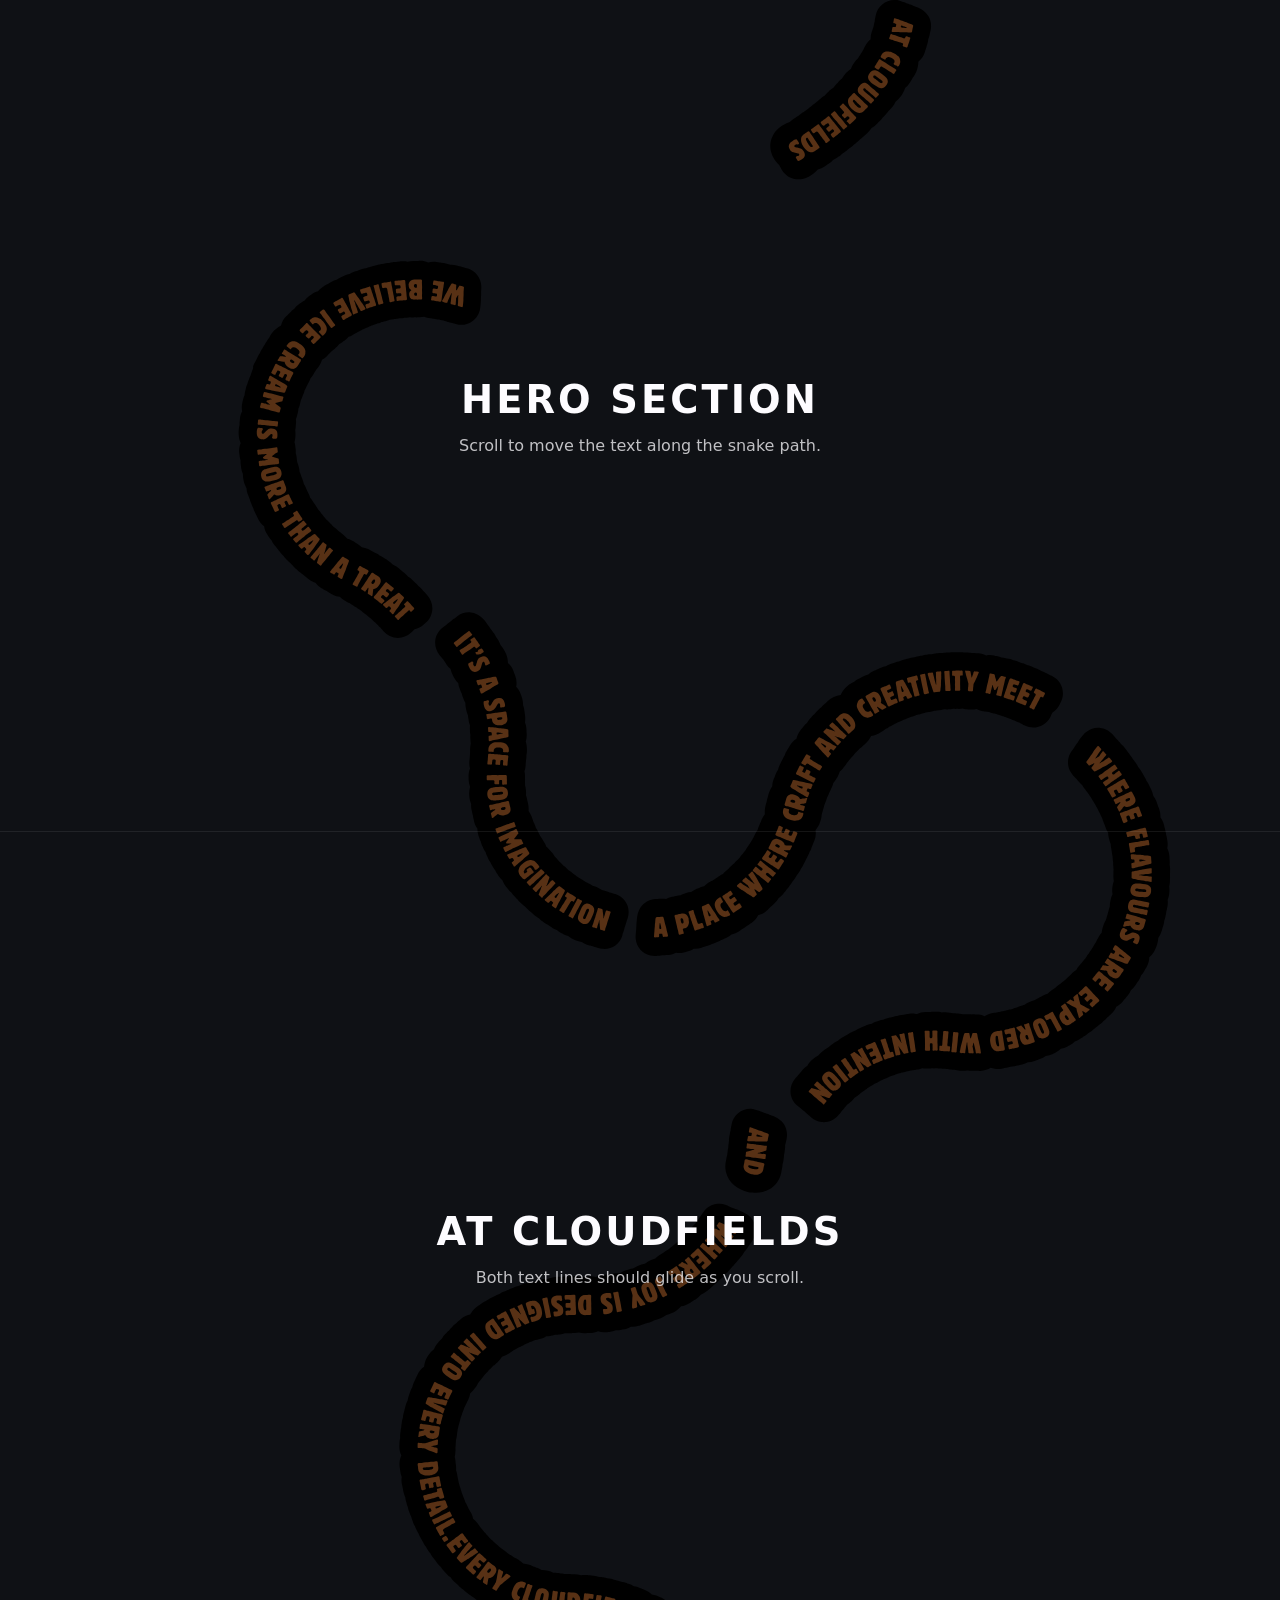
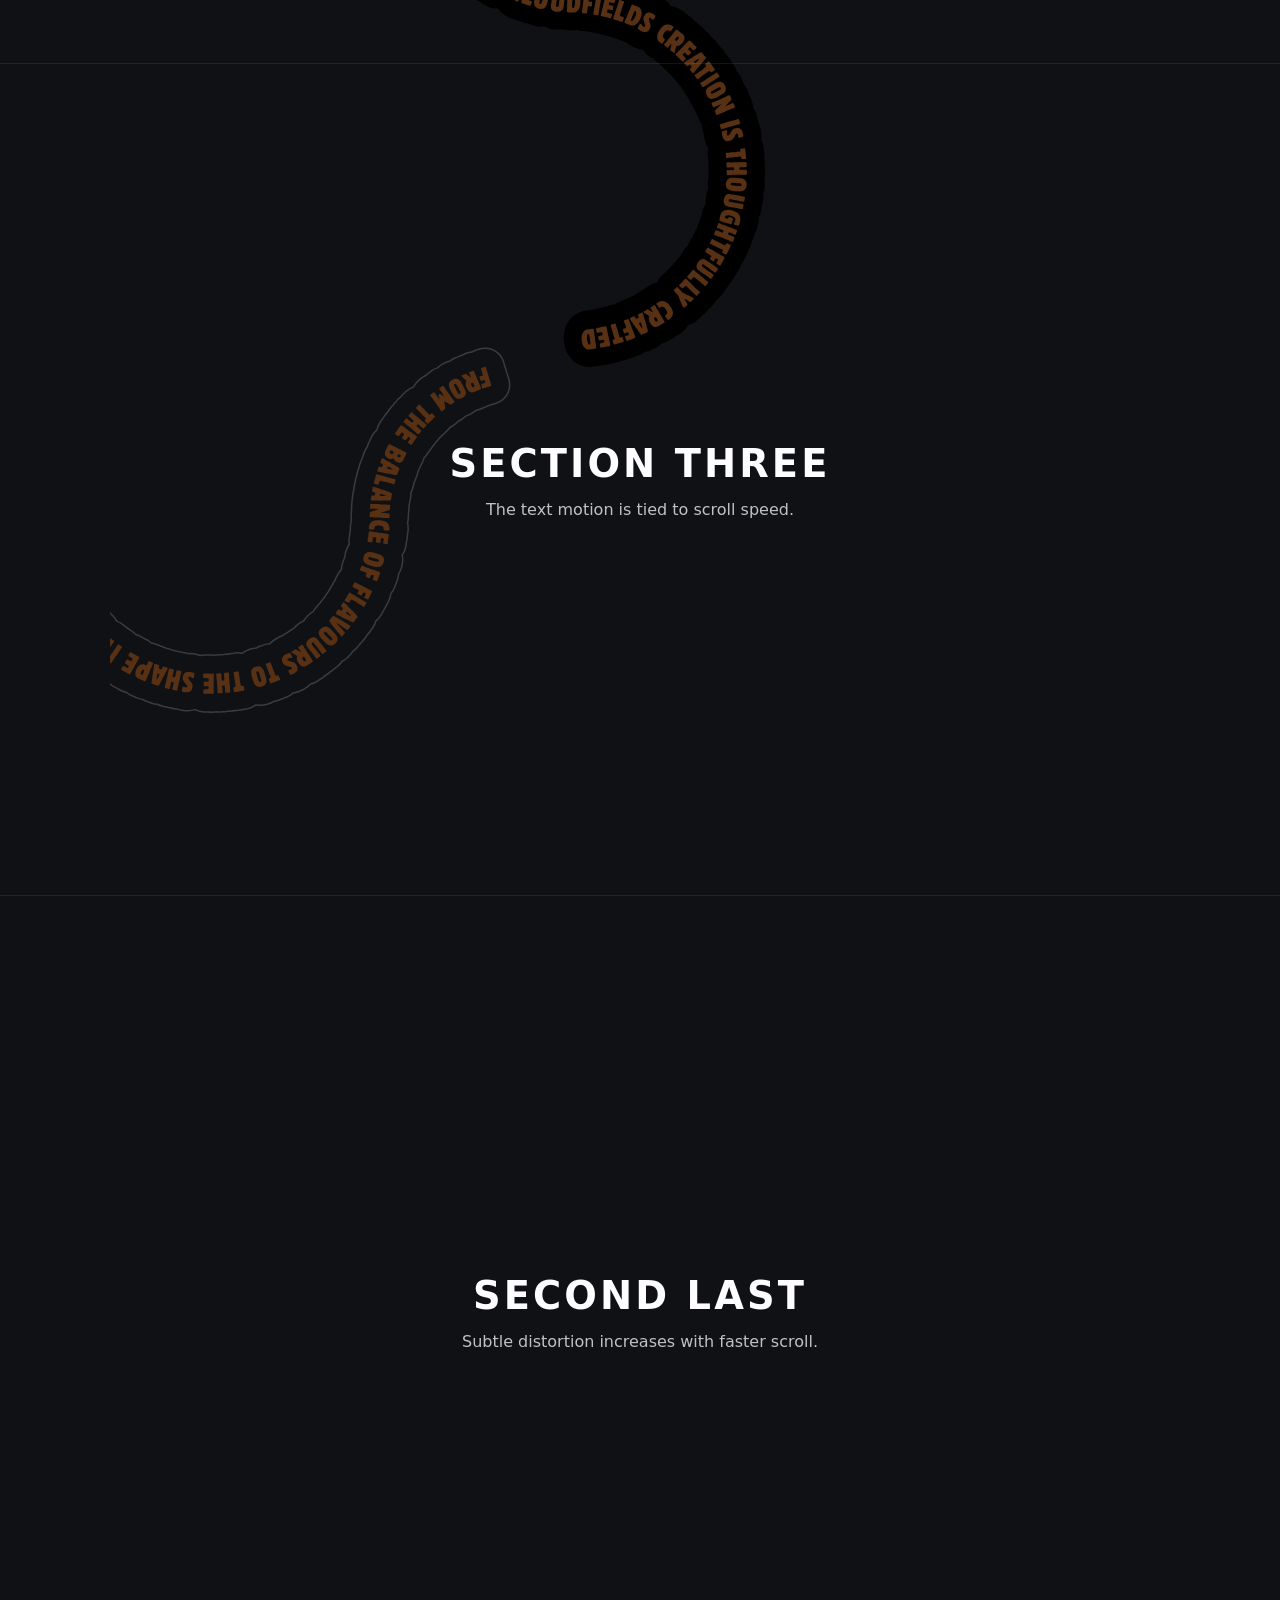
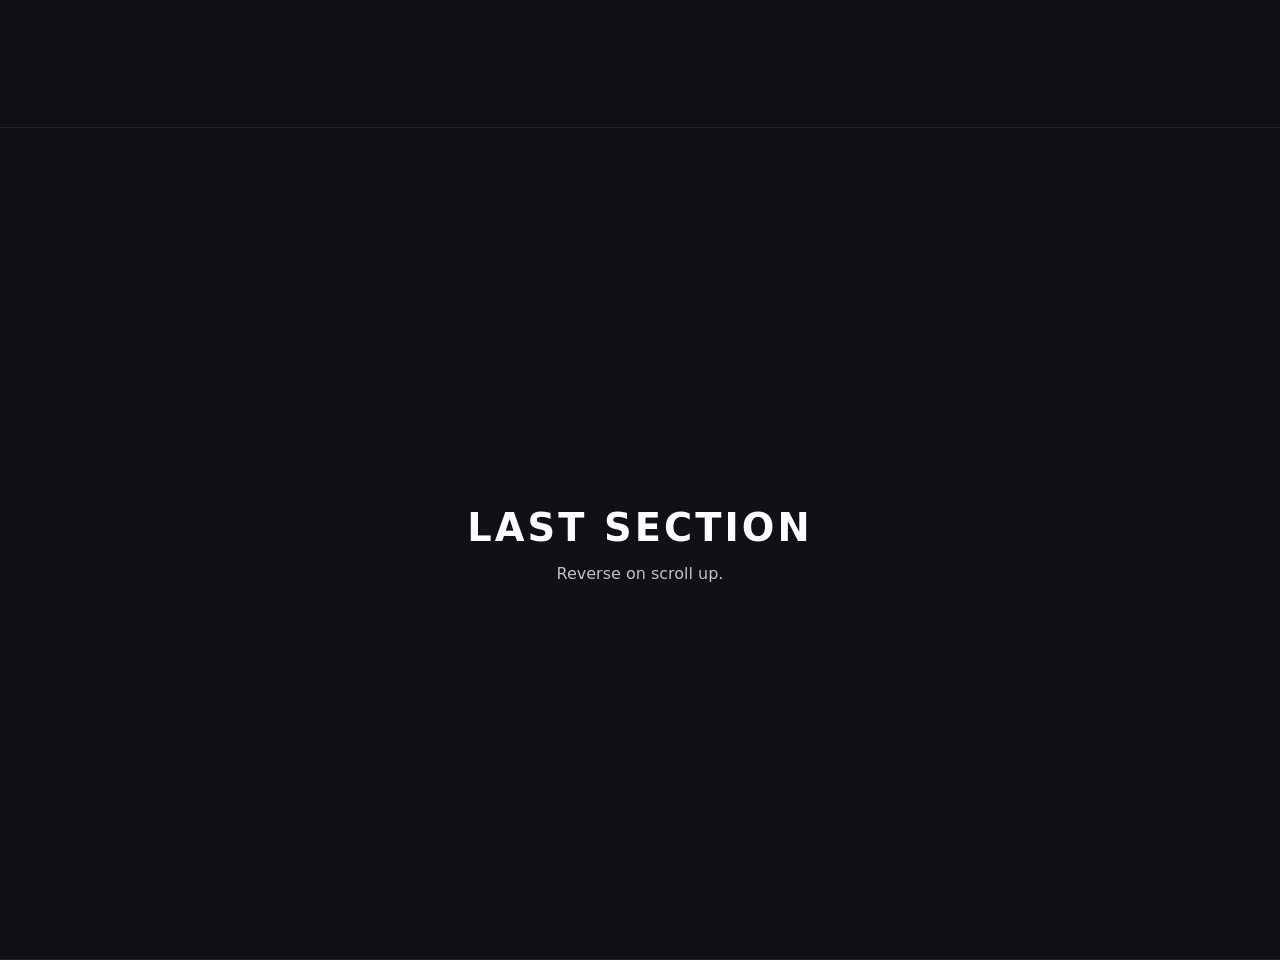
<file: snake-codrops-demo.html>
<!doctype html>
<html lang="en">
<head>
  <meta charset="utf-8" />
  <meta name="viewport" content="width=device-width, initial-scale=1" />
  <title>Snake TextPath Scroll Demo</title>
  <style>
    :root {
      --bg: #0f1115;
      --fg: #fdfcff;
      --accent: #f8d9a0;
      --text-fill: #7c4b1f;
      --text-stroke: #ffffff;
    }
    @font-face {
      font-family: 'BlockPro-Bold';
      src: url('assets/fonts/BlockPro-Bold.woff2') format('woff2'),
      url('assets/fonts/BlockPro-Bold.woff') format('woff');
      font-weight: 700;
      font-style: normal;
      font-display: swap;
    }
    @font-face {
      font-family: 'BlockPro-Bold';
      src: url('assets/fonts/BlockPro-Bold.otf') format('Open type');
      src: url('assets/fonts/BlockPro-Bold.otf') format('Open type'),
      url('assets/fonts/BlockPro-Bold.woff2') format('woff2'),
      url('assets/fonts/BlockPro-Bold.woff') format('woff');
      font-weight: 700;
      font-style: normal;
      font-display: auto;
    }

    @font-face {
      font-family: 'BlockPro-Condensed';
      src: url('assets/fonts/BlockPro-Condensed.otf') format('Open type');
      src: url('assets/fonts/BlockPro-Condensed.otf') format('Open type'),
      url('assets/fonts/BlockPro-Condensed.woff2') format('woff2'),
      url('assets/fonts/BlockPro-Condensed.woff') format('woff');
      font-weight: 400;
      font-style: normal;
      font-display: auto;
    }

    @font-face {
      font-family: 'BlockPro-ExtraCn';
      src: url('assets/fonts/BlockPro-ExtraCn.otf') format('Open type');
      src: url('assets/fonts/BlockPro-ExtraCn.otf') format('Open type'),
      url('assets/fonts/BlockPro-ExtraCn.woff2') format('woff2'),
      url('assets/fonts/BlockPro-ExtraCn.woff') format('woff');
      font-weight: 300;
      font-style: normal;
      font-display: auto;
    }

    @font-face {
      font-family: 'BlockPro-Regular';
      src: url('assets/fonts/BlockPro-Regular.otf') format('Open type');
      src: url('assets/fonts/BlockPro-Regular.otf') format('Open type'),
      url('assets/fonts/BlockPro-Regular.woff2') format('woff2'),
      url('assets/fonts/BlockPro-Regular.woff') format('woff');
      font-weight: 300;
      font-style: normal;
      font-display: auto;
    }

    @font-face {
      font-family: 'Carlsbad-BoldItalic';
      src: url('assets/fonts/Carlsbad-BoldItalic.otf') format('Open type');
      src: url('assets/fonts/Carlsbad-BoldItalic.otf') format('Open type'),
      url('assets/fonts/Carlsbad-BoldItalic.woff2') format('woff2'),
      url('assets/fonts/Carlsbad-BoldItalic.woff') format('woff');
      font-weight: 700;
      font-style: italic;
      font-display: auto;
    }

    @font-face {
      font-family: 'G2Erika-Mono';
      src: url('assets/fonts/G2Erika-Mono.otf') format('Open type');
      src: url('assets/fonts/G2Erika-Mono.otf') format('Open type'),
      url('assets/fonts/G2Erika-Mono.woff2') format('woff2'),
      url('assets/fonts/G2Erika-Mono.woff') format('woff');
      font-weight: 400;
      font-style: normal;
      font-display: auto;
    }

    * { box-sizing: border-box; }
    body {
      margin: 0;
      font-family: "Space Grotesk", system-ui, -apple-system, Segoe UI, sans-serif;
      background: var(--bg);
      color: var(--fg);
    }
    .page {
      position: relative;
      min-height: 100vh;
    }
    .snake-layer {
      position: absolute;
      inset: 0;
      pointer-events: none;
      z-index: 1;
      overflow: visible;
    }
    .snake-wrap {
      position: sticky;
      top: 0;
      height: 100vh;
      display: grid;
      place-items: center;
    }
    .snake-wrap svg {
      width: min(1060px, 95vw);
      height: auto;
      display: block;
      overflow: visible;
    }
    .snake-text {
      position: absolute;
      inset: 0;
      display: grid;
      place-items: center;
      mix-blend-mode: screen;
      opacity: 0.92;
    }
    .snake-text svg {
      width: min(1080px, 95vw);
      height: auto;
      overflow: visible;
    }
    .snake-text text {
      fill: var(--text-fill);
      /* stroke: var(--text-stroke); */
      stroke-width: 14px;
      paint-order: stroke;
      font-size: 46px;
      font-weight: 700;
      letter-spacing: 1.1px;
      word-spacing: 2px;
    }
    .snake-text textPath {
      font-family: 'BlockPro-Condensed', sans-serif;
      letter-spacing: 5px;
      word-spacing: 8px;
    }
    .snake-text .snake-text-band {
      fill: none;
      stroke: rgba(15, 17, 21, 0.96);
      stroke-width: 58px;
      stroke-linecap: round;
      stroke-linejoin: round;
    }
    .snake-text .scroll-text--bg {
      stroke: #ffffff;
      stroke-width: 36px;
    }
    .snake-guide {
      stroke: rgba(253, 254, 255, 0.18);
      stroke-width: 2.5;
      fill: none;
    }
    .section {
      min-height: 65vw;
      display: grid;
      place-items: center;
      padding: 12vh 6vw;
      border-bottom: 1px solid rgba(255,255,255,0.08);
      text-align: center;
      position: relative;
      z-index: 2;
    }
    .section h2 {
      margin: 0 0 14px;
      font-size: clamp(1.8rem, 3vw, 3.2rem);
      letter-spacing: 0.08em;
      text-transform: uppercase;
    }
    .section p {
      margin: 0;
      max-width: 48rem;
      font-size: clamp(1rem, 1.2vw, 1.2rem);
      opacity: 0.75;
    }
    @media (max-width: 700px) {
      .snake-text text {
        font-size: 34px;
        stroke-width: 12px;
      }
      .snake-text .scroll-text--bg { stroke-width: 30px; }
    }
    @media (prefers-reduced-motion: reduce) {
      .snake-text {
        opacity: 0.75;
      }
    }
  </style>
</head>
<body>
  <div class="page" id="snakePage">
    <div class="snake-layer">
      <div class="snake-wrap">
        <div id="snakeSvgHost" aria-hidden="true"></div>
      </div>
      <div class="snake-text" aria-hidden="true">
        <svg viewBox="0 0 1706.1 3750.7">
          <defs>
            <filter id="snakeDistort">
              <feTurbulence type="fractalNoise" baseFrequency="0.008" numOctaves="2" seed="3" result="noise" />
              <feDisplacementMap in="SourceGraphic" in2="noise" scale="0" xChannelSelector="R" yChannelSelector="G" />
            </filter>
          </defs>
          <path id="snakeTextPath" d="" />
          <path id="snakeTextBand" class="snake-text-band" d="" />
          <text class="scroll-text scroll-text--bg" data-speed="1" filter="url(#snakeDistort)">
            <textPath href="#snakeTextPath" startOffset="0%">
              
            </textPath>
          </text>
          <text class="scroll-text" data-speed="1" filter="url(#snakeDistort)">
            <textPath href="#snakeTextPath" startOffset="0%">
              
            </textPath>
          </text>
        </svg>
      </div>
    </div>

    <section class="section" id="section-1">
      <div>
        <h2>Hero Section</h2>
        <p>Scroll to move the text along the snake path.</p>
      </div>
    </section>
    <section class="section" id="section-2">
      <div>
        <h2>At Cloudfields</h2>
        <p>Both text lines should glide as you scroll.</p>
      </div>
    </section>
    <section class="section" id="section-3">
      <div>
        <h2>Section Three</h2>
        <p>The text motion is tied to scroll speed.</p>
      </div>
    </section>
    <section class="section" id="section-4">
      <div>
        <h2>Second Last</h2>
        <p>Subtle distortion increases with faster scroll.</p>
      </div>
    </section>
    <section class="section" id="section-5">
      <div>
        <h2>Last Section</h2>
        <p>Reverse on scroll up.</p>
      </div>
    </section>
  </div>

  <script>
    const isFirefox = navigator.userAgent.toLowerCase().includes('firefox');
    if (isFirefox) {
      document.querySelectorAll('#snakeDistort').forEach((filter) => {
        filter.querySelectorAll('feDisplacementMap').forEach((node) => node.setAttribute('scale', '0'));
      });
    }

    const clamp = (value, min, max) => Math.min(Math.max(value, min), max);

    const setupSnakeTextPath = async () => {
      const [pathSvg, strokeSvg] = await Promise.all([
        fetch('assets/images/snake-path.svg').then((res) => res.text()),
        fetch('assets/images/snake-decor-stroke.svg').then((res) => res.text())
      ]);

      const parser = new DOMParser();
      const pathDoc = parser.parseFromString(pathSvg, 'image/svg+xml');
      const strokeDoc = parser.parseFromString(strokeSvg, 'image/svg+xml');

      const pathEl = pathDoc.querySelector('path');
      const strokeRoot = strokeDoc.querySelector('svg');
      const host = document.getElementById('snakeSvgHost');
      const textPath = document.getElementById('snakeTextPath');
      const textBand = document.getElementById('snakeTextBand');

      if (!pathEl || !strokeRoot || !host || !textPath || !textBand) return;

      textPath.setAttribute('d', pathEl.getAttribute('d') || '');
      textBand.setAttribute('d', pathEl.getAttribute('d') || '');

      const strokePath = strokeRoot.querySelector('.st1-bg');
      if (strokePath) {
        strokePath.classList.add('snake-guide');
      }

      host.innerHTML = '';
      host.appendChild(strokeRoot);

      const textNodes = Array.from(document.querySelectorAll('.scroll-text textPath'));

      let lastY = window.scrollY;
      let speed = 0;
      let rafId = null;
      const sectionStart = document.getElementById('section-2');
      const sectionEnd = document.getElementById('section-5');
      const textLayer = document.querySelector('.snake-text');
      let scrollStart = 0;
      let scrollEnd = 1;
      let offsetStart = 36;
      const middleGap = '\u00A0'.repeat(5);
      const fullText = `AT CLOUDFIELDS${middleGap}${middleGap}${middleGap}WE BELIEVE ICE-CREAM IS MORE THAN A TREAT ${middleGap} IT'S A SPACE FOR IMAGINATION ${middleGap} A PLACE WHERE CRAFT AND CREATIVITY MEET ${middleGap} WHERE FLAVOURS ARE EXPLORED WITH INTENTION ${middleGap} AND ${middleGap} WHERE JOY IS DESIGNED INTO EVERY DETAIL.EVERY CLOUDFIELDS CREATION IS THOUGHTFULLY CRAFTED ${middleGap} FROM THE BALANCE OF FLAVOURS TO THE SHAPE IT TAKES IN YOURS HANDS.`;

      if (pathEl) {
        const totalLen = pathEl.getTotalLength();
        const delta = Math.max(1, totalLen / 1500);
        const samples = 1600;
        let bestLen = 0;
        let bestY = Number.POSITIVE_INFINITY;

        // Prefer a top point where forward motion goes downward.
        for (let i = 0; i <= samples; i += 1) {
          const len = (totalLen * i) / samples;
          const p = pathEl.getPointAtLength(len);
          const pNext = pathEl.getPointAtLength(Math.min(totalLen, len + delta));
          if (pNext.y >= p.y && p.y < bestY) {
            bestY = p.y;
            bestLen = len;
          }
        }

        // Fallback to absolute top point if needed.
        if (!Number.isFinite(bestY)) {
          for (let i = 0; i <= samples; i += 1) {
            const len = (totalLen * i) / samples;
            const p = pathEl.getPointAtLength(len);
            if (p.y < bestY) {
              bestY = p.y;
              bestLen = len;
            }
          }
        }

        offsetStart = (bestLen / totalLen) * 100;
      }

      const updateBounds = () => {
        const viewH = window.innerHeight;
        const startRect = sectionStart.getBoundingClientRect();
        const endRect = sectionEnd.getBoundingClientRect();
        const scrollTop = window.scrollY || window.pageYOffset;
        // Start slightly before section 2.
        scrollStart = startRect.top + scrollTop - viewH * 0.2;
        // Keep tail reveal later so bottom text doesn't appear too early.
        scrollEnd = endRect.top + scrollTop + Math.max(endRect.height - viewH, 1) + viewH * 0.15;
        const maxScroll = Math.max(document.documentElement.scrollHeight - viewH, 1);
        scrollEnd = Math.min(scrollEnd, maxScroll);
        if (scrollEnd <= scrollStart) {
          scrollEnd = scrollStart + viewH;
        }
      };

      const onScroll = () => {
        if (rafId) return;
        rafId = requestAnimationFrame(() => {
          const currentY = window.scrollY;
          const delta = currentY - lastY;
          speed = 0.85 * speed + 0.15 * Math.abs(delta);
          lastY = currentY;

          // Bidirectional mapping: down scroll moves forward, up scroll reverses.
          const progress = clamp((currentY - scrollStart) / (scrollEnd - scrollStart), 0, 1);
          let revealProgress = 0;
          // Speed profile: normal at start/end, faster in middle band.
          if (progress <= 0.2) {
            revealProgress = progress;
          } else if (progress <= 0.4) {
            revealProgress = 0.2 + (progress - 0.2) * 2;
          } else if (progress <= 0.6) {
            revealProgress = 0.6 + (progress - 0.4) * 0.6;
          } else {
            // Requested slower tail speed in the 0.7-0.8+ region.
            revealProgress = 0.6 + (progress - 0.6) * 0.6;
          }
          revealProgress = clamp(revealProgress, 0, 1);
          const inRange = currentY >= scrollStart;
          const visibleChars = inRange ? Math.max(1, Math.floor(fullText.length * revealProgress)) : 0;
          if (textLayer) {
            textLayer.style.opacity = visibleChars > 0 ? '0.92' : '0';
          }
          const visibleText = fullText.slice(0, visibleChars);
          textNodes.forEach((node) => {
            node.setAttribute('startOffset', `${offsetStart}%`);
            node.removeAttribute('lengthAdjust');
            node.removeAttribute('textLength');
            node.textContent = visibleText;
          });

          if (!isFirefox) {
            const scale = clamp(speed * 0.15, 0, 18);
            document.querySelectorAll('feDisplacementMap').forEach((node) => {
              node.setAttribute('scale', scale.toFixed(2));
            });
          }

          rafId = null;
        });
      };

      window.addEventListener('scroll', onScroll, { passive: true });
      window.addEventListener('resize', () => {
        updateBounds();
        onScroll();
      });
      updateBounds();
      onScroll();
    };

    setupSnakeTextPath();
  </script>
</body>
</html>
</file>
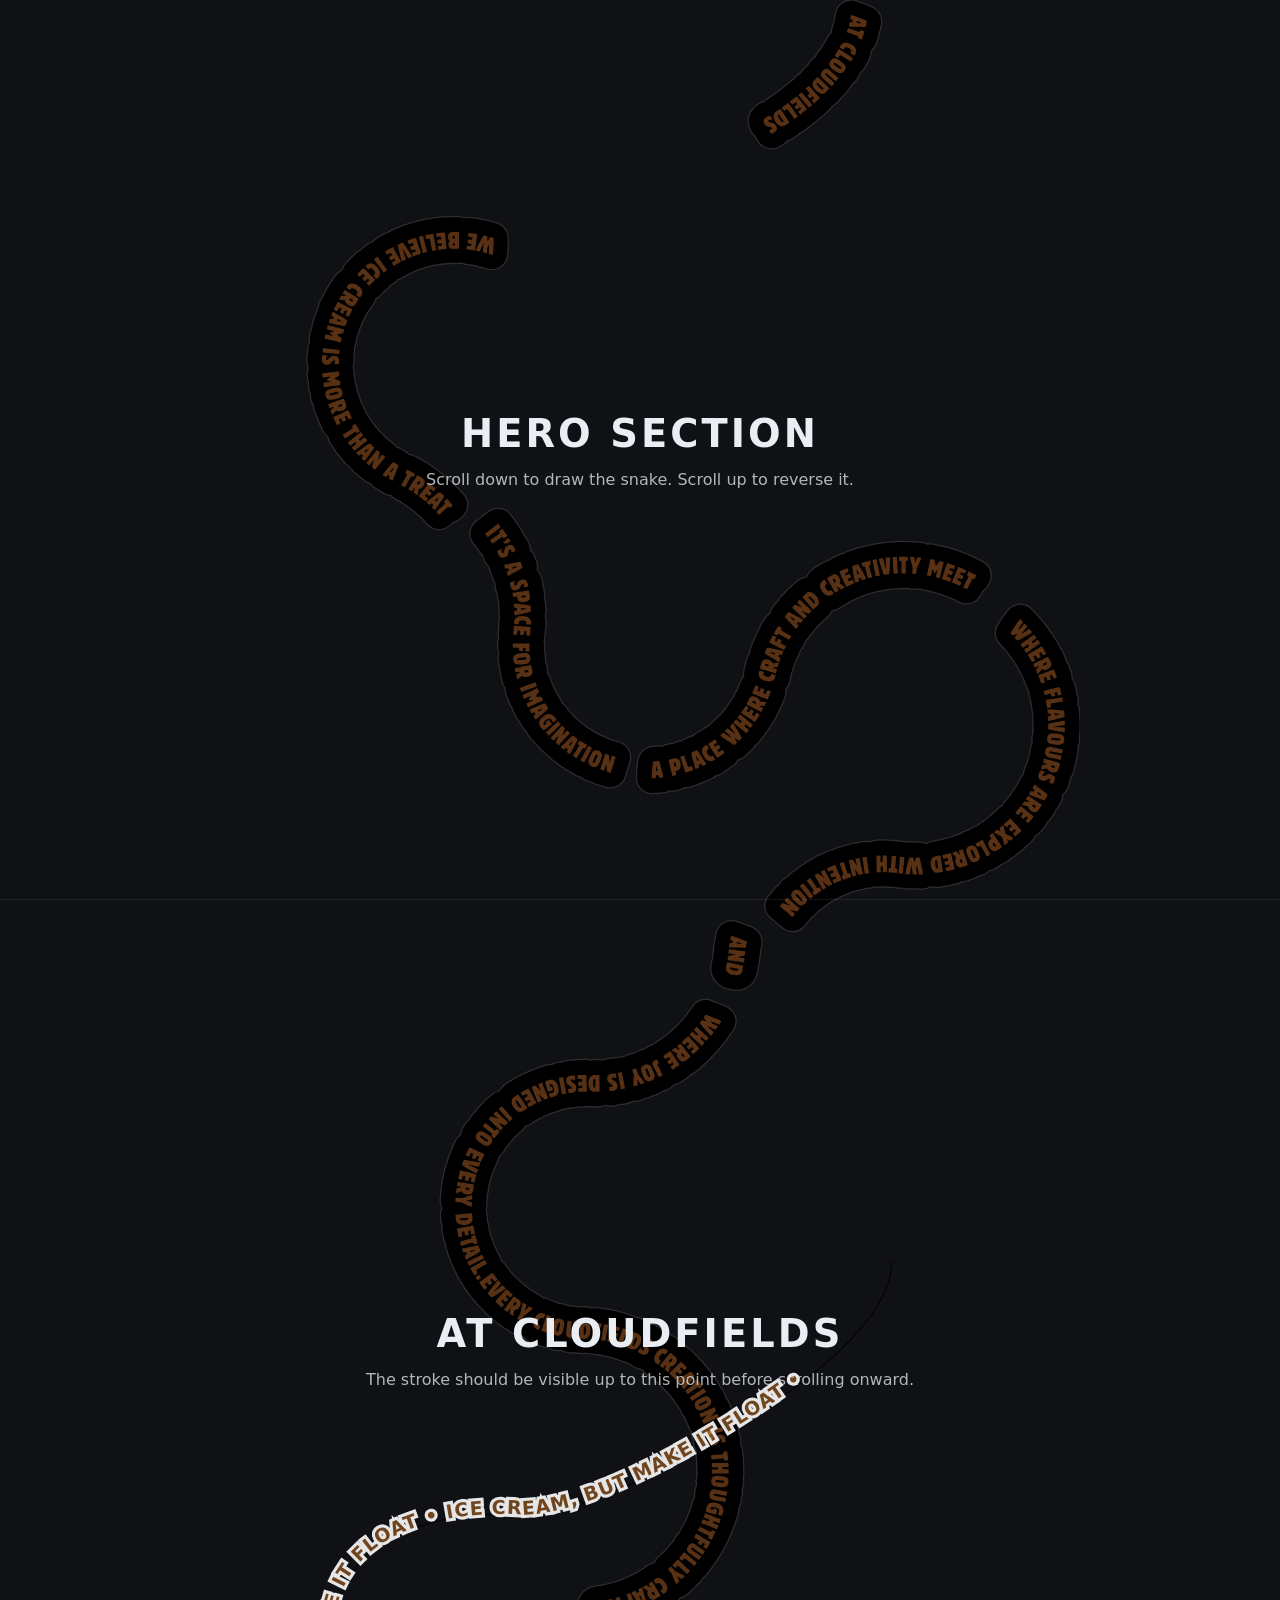
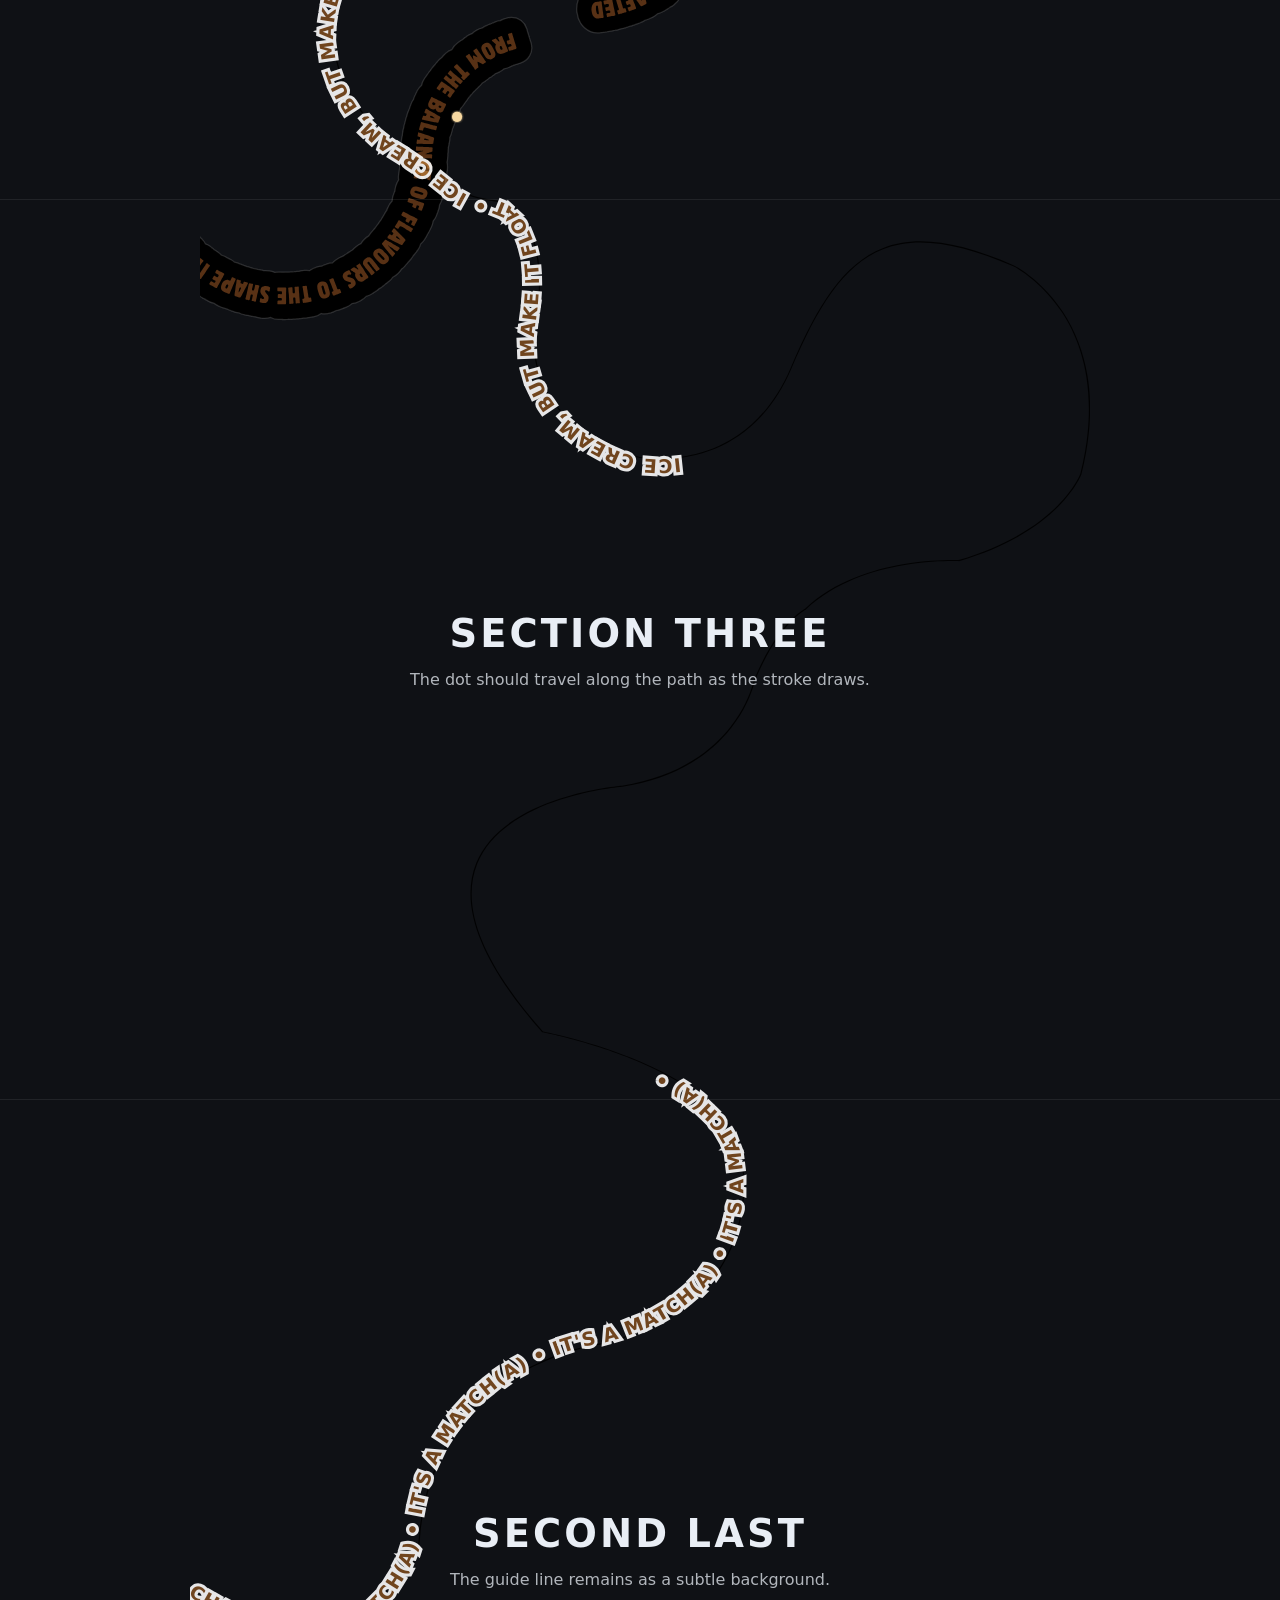
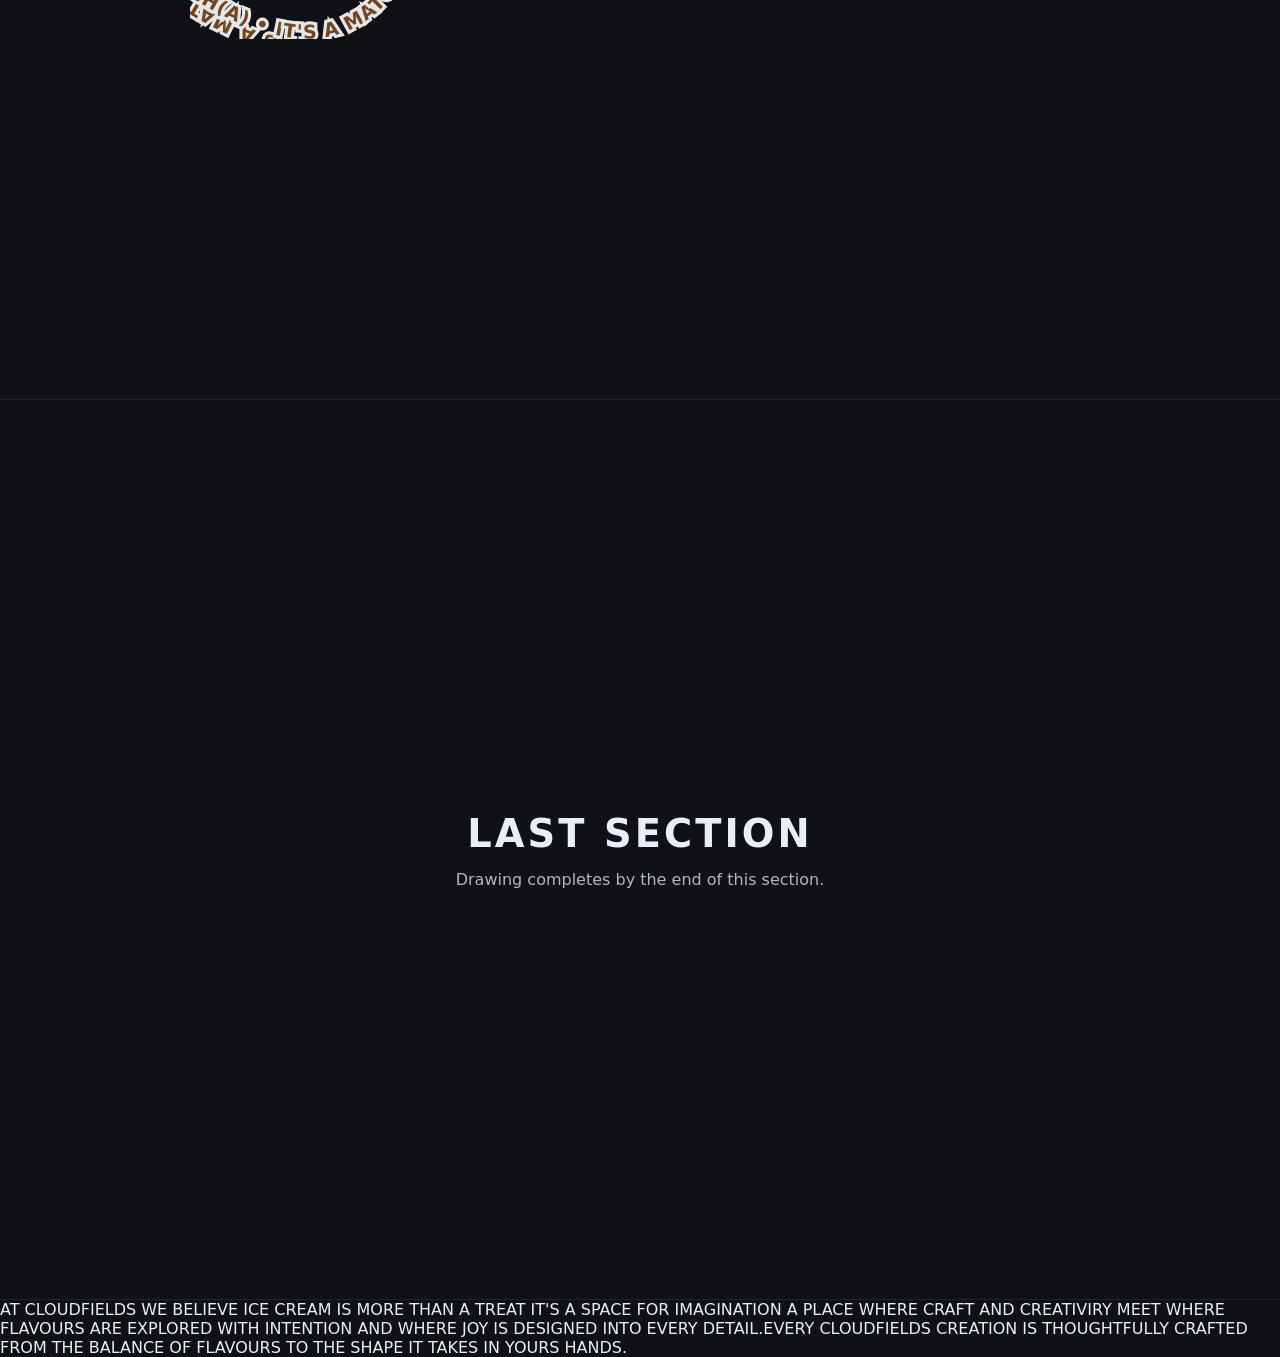
<file: snake-scroll-demo.html>
<!doctype html>
<html lang="en">
<head>
  <meta charset="utf-8" />
  <meta name="viewport" content="width=device-width, initial-scale=1" />
  <title>Snake Scroll Demo</title>
  <style>
    :root {
      --bg: #0f1115;
      --fg: #e9eef5;
      --accent: #f8d9a0;
      --stroke: #fdfcff;
      --guide: rgba(253, 254, 255, 0.15);
      --brown: #7c4b1f;
    }
    * { box-sizing: border-box; }
    body {
      margin: 0;
      font-family: "Space Grotesk", system-ui, -apple-system, Segoe UI, sans-serif;
      background: var(--bg);
      color: var(--fg);
    }
    .page {
      position: relative;
      min-height: 100vh;
    }
    .snake-layer {
      position: absolute;
      inset: 0;
      pointer-events: none;
      z-index: 1;
    }
    .snake-wrap {
      position: sticky;
      top: 0;
      height: 100vh;
      display: grid;
      place-items: center;
    }
    .snake-wrap svg {
      width: min(880px, 88vw);
      height: auto;
      display: block;
    }
    .snake-guide {
      stroke: var(--guide);
      stroke-width: 2.5;
    }
    .snake-draw {
      stroke: var(--stroke);
      stroke-width: 3.5;
      stroke-linecap: round;
      stroke-linejoin: round;
      filter: url(#snake-glow);
    }
    .snake-dot {
      fill: var(--accent);
      filter: url(#snake-glow);
    }
    .snake-text {
      position: absolute;
      inset: 0;
      display: grid;
      place-items: center;
      z-index: 2;
      pointer-events: none;
      mix-blend-mode: screen;
      opacity: 0.9;
    }
    .snake-text svg {
      width: min(900px, 88vw);
      height: auto;
    }
    .snake-text text {
      fill: var(--brown);
      stroke: #ffffff;
      stroke-width: 12px;
      paint-order: stroke;
      font-size: 36px;
      font-weight: 700;
      letter-spacing: 2px;
    }
    .snake-text .moving-text {
      animation: moveText 12s linear infinite;
    }
    .snake-text .moving-text.slow {
      animation-duration: 18s;
    }
    @keyframes moveText {
      from { startOffset: 0%; }
      to { startOffset: 100%; }
    }
    .content {
      position: relative;
      z-index: 3;
    }
    .section {
      min-height: 100vh;
      display: grid;
      place-items: center;
      padding: 12vh 6vw;
      border-bottom: 1px solid rgba(255,255,255,0.08);
      text-align: center;
    }
    .section h2 {
      margin: 0 0 14px;
      font-size: clamp(1.8rem, 3vw, 3.2rem);
      letter-spacing: 0.08em;
      text-transform: uppercase;
    }
    .section p {
      margin: 0;
      max-width: 48rem;
      font-size: clamp(1rem, 1.2vw, 1.2rem);
      opacity: 0.75;
    }
    @media (max-width: 700px) {
      .snake-text text {
        font-size: 26px;
        stroke-width: 10px;
      }
    }
    @media (prefers-reduced-motion: reduce) {
      .snake-text .moving-text {
        animation: none;
      }
    }
  </style>
</head>
<body>
  <div id="snakeScroll" class="page">
    <div class="snake-layer">
      <div class="snake-wrap">
        <div id="snakeSvgHost" aria-hidden="true"></div>
      </div>
      <div class="snake-text" aria-hidden="true">
        <svg viewBox="0 0 1706.1 3750.7">
          <path id="snakeTextPath" d="M221.2,3750.7c-64.2,0-138.2-26.3-220.8-78.7c-0.5-0.3-0.6-0.9-0.3-1.4c0.3-0.5,0.9-0.6,1.4-0.3
            c117.3,74.4,216.8,96,295.8,64.2c54.4-21.9,88.3-65.6,107.2-98.5c20-34.7,27.8-65,28.3-66.8c4.7-77.6,25.8-145.8,62.8-202.9
            c29.6-45.7,69.4-84.3,118.3-114.8c82.2-51.3,163.1-62.2,165.7-62.5c162.6-38.9,226.5-128.8,251.4-197.4
            c27-74.4,15.4-140.4,15.3-141.1l0-0.1c-2.4-41.4-23.8-80.4-63.4-115.8c-31.8-28.4-75.4-54.6-129.5-77.8
            c-92.2-39.6-184.3-57.1-185.2-57.2l-0.6-0.3c-116-131-158-238.8-125-320.5c12-29.6,34-55.8,65.5-77.7c25.1-17.5,56.2-32.5,92.5-44.3
            c61.8-20.2,117.9-24.7,118.4-24.7c112.1-17.5,173.9-70.6,206.1-112.1c34.8-44.9,43.3-86.2,43.4-86.6l0.1-0.2
            c23.2-57.3,48.5-91.4,65.5-109.9c17.7-19.2,30.3-25.9,31.8-26.7c54.9-52.9,131.2-75.2,185.6-84.5c57.1-9.8,102.5-7.9,105.7-7.7
            c98.5-28.7,156-71.6,186.8-102.5c32.8-32.9,43.2-59.5,43.7-60.8c38.3-151.8,2-250.6-35.1-306.8c-40.2-60.8-90.2-86.1-90.7-86.3
            c-107.3-47.1-186.2-57.6-248.2-33.1c-76.6,30.3-124.8,112.3-173.6,226.3c-20.8,48.6-49.3,87.7-84.5,116.2
            c-28.2,22.8-60.8,38.9-96.9,47.8c-61.5,15.2-112.5,4.2-113,4.1c-0.6-0.2-56.4-14.9-107.5-53.5c-30-22.7-52.6-49.1-67.1-78.4
            c-18.1-36.7-23.6-78.1-16.2-123.1c16.6-101-1.4-157.8-19.5-187.6c-18.9-31.1-41.6-40.2-43.4-40.8c-56.9-5.2-74.2-17.9-74.9-18.4
            l-0.1-0.1c-54.3-51.4-132.5-96.7-133.3-97.2c-59.3-41.3-86.7-92.1-99.2-127.4c-13.5-38.3-13.1-67.3-13-67.6
            c0-66.3,22-119.9,65.5-159.1c23.9-21.6,54.5-39,90.9-51.7c29.1-10.1,62-17.3,97.7-21.3c59.7-6.7,107.6-2.2,109.9-2
            c93.9-4.3,218-62.9,305.7-111.4c95-52.6,168.8-104.8,169.5-105.3c125.8-86.2,177.9-153.1,199.5-194c23.4-44.2,17-68.4,16.9-68.7
            c-0.1-0.5,0.2-1.1,0.7-1.2c0.5-0.2,1.1,0.2,1.2,0.7c0.3,1,6.7,25-16.9,69.8c-13.8,26.2-35.1,54.1-63.2,83
            c-35.2,36.1-81.3,73.7-137,112c-0.7,0.5-74.6,52.8-169.7,105.4c-55.9,30.9-108.1,55.9-155.1,74.2c-58.9,23-109.8,35.5-151.5,37.4
            l-0.1,0c-0.5,0-49-4.8-109.5,2c-55.9,6.3-133.7,23.9-187.5,72.5c-43,38.8-64.8,91.9-64.8,157.6c0,0.3-0.5,29,13,67
            c12.4,35,39.5,85.4,98.3,126.3c0.7,0.4,79.1,45.8,133.6,97.4c0.9,0.7,18.9,13,73.9,18l0.2,0.1c0.2,0.1,24.6,8.8,44.5,41.6
            c11.7,19.2,19.6,42.8,23.5,70.1c4.9,34.1,3.7,74.1-3.7,119c-16.6,100.9,35.7,164.3,82.5,199.6c50.8,38.4,106.3,53,106.8,53.2
            c0.5,0.1,51.1,11,112.1-4.1c56.3-13.9,133.2-53.5,180-162.8c28.4-66.3,52.4-111.5,77.9-146.5c29.2-40.2,60.9-66.7,96.8-80.9
            c62.6-24.7,141.9-14.2,249.8,33.1c0.5,0.3,50.9,25.7,91.4,87c23.8,36,39.6,77,47.1,122.1c9.3,56.3,5.4,119-11.6,186.4l0,0.1
            c-0.1,0.3-10.4,27.7-44.1,61.5c-31,31.1-88.8,74.3-187.9,103.1l-0.3,0c-0.5,0-46.8-2.4-105.5,7.7c-54.1,9.3-130,31.5-184.6,84.1
            l-0.3,0.2c-0.5,0.3-52.3,26.7-96.5,135.6c-0.5,2.3-9.4,43.1-43.7,87.3c-20.6,26.6-46.2,49.2-76.1,67.2
            c-37.4,22.5-81.5,37.9-131.3,45.6c-0.6,0.1-56.5,4.5-118.1,24.7c-56.7,18.6-129.9,54.6-156.7,120.9c-32.8,80.9,9.1,188,124.4,318.2
            c6.2,1.2,95.7,18.9,185.3,57.3c54.3,23.3,98.1,49.6,130,78.2c40,35.8,61.6,75.2,64,117.1c0.4,2.4,11.4,68.1-15.4,142
            c-16,44-42,82.2-77.4,113.6c-44.2,39.2-103.3,67.9-175.5,85.2l-0.1,0c-0.8,0.1-82.2,10.6-165,62.3c-76.4,47.7-169.6,141.3-180,316.2
            l0,0.2c-0.1,0.3-7.9,31.4-28.5,67.3c-19.1,33.2-53.3,77.3-108.2,99.4C274.2,3745.9,248.6,3750.7,221.2,3750.7z" />
          <text class="moving-text">
            <textPath href="#snakeTextPath" startOffset="0%">
              IT'S A MATCH(A) • IT'S A MATCH(A) • IT'S A MATCH(A) • IT'S A MATCH(A) • IT'S A MATCH(A) •
            </textPath>
          </text>
          <text class="moving-text slow">
            <textPath href="#snakeTextPath" startOffset="35%">
              ICE CREAM, BUT MAKE IT FLOAT • ICE CREAM, BUT MAKE IT FLOAT • ICE CREAM, BUT MAKE IT FLOAT •
            </textPath>
          </text>
        </svg>
      </div>
    </div>

    <section class="section content" id="section-1">
      <div>
        <h2>Hero Section</h2>
        <p>Scroll down to draw the snake. Scroll up to reverse it.</p>
      </div>
    </section>
    <section class="section content" id="section-2">
      <div>
        <h2>At Cloudfields</h2>
        <p>The stroke should be visible up to this point before scrolling onward.</p>
      </div>
    </section>
    <section class="section content" id="section-3">
      <div>
        <h2>Section Three</h2>
        <p>The dot should travel along the path as the stroke draws.</p>
      </div>
    </section>
    <section class="section content" id="section-4">
      <div>
        <h2>Second Last</h2>
        <p>The guide line remains as a subtle background.</p>
      </div>
    </section>
    <section class="section content" id="section-5">
      <div>
        <h2>Last Section</h2>
        <p>Drawing completes by the end of this section.</p>
      </div>
    </section>
  </div>

  <script>
    const clamp = (value, min, max) => Math.min(Math.max(value, min), max);

    const setupSnake = async () => {
      const host = document.getElementById('snakeSvgHost');
      const response = await fetch('assets/images/snake-decor-stroke.svg');
      const svgText = await response.text();
      const parser = new DOMParser();
      const doc = parser.parseFromString(svgText, 'image/svg+xml');
      const svg = doc.querySelector('svg');
      if (!svg) {
        console.error('Snake SVG not found.');
        return;
      }

      host.innerHTML = '';
      host.appendChild(svg);

      const bgPaths = Array.from(svg.querySelectorAll('.st1-bg'));
      if (bgPaths.length === 0) {
        console.error('Snake stroke paths not found.');
        return;
      }

      const defs = svg.querySelector('defs') || (() => {
        const d = document.createElementNS('http://www.w3.org/2000/svg', 'defs');
        svg.insertBefore(d, svg.firstChild);
        return d;
      })();

      const glow = document.createElementNS('http://www.w3.org/2000/svg', 'filter');
      glow.setAttribute('id', 'snake-glow');
      glow.innerHTML = `
        <feGaussianBlur stdDeviation="2.2" result="coloredBlur"></feGaussianBlur>
        <feMerge>
          <feMergeNode in="coloredBlur"></feMergeNode>
          <feMergeNode in="SourceGraphic"></feMergeNode>
        </feMerge>
      `;
      defs.appendChild(glow);

      const mask = document.createElementNS('http://www.w3.org/2000/svg', 'mask');
      mask.setAttribute('id', 'snake-reveal');
      mask.setAttribute('maskUnits', 'userSpaceOnUse');

      const maskGroup = document.createElementNS('http://www.w3.org/2000/svg', 'g');
      const maskPaths = bgPaths.map((bgPath) => {
        const maskPath = bgPath.cloneNode(true);
        maskPath.removeAttribute('class');
        maskPath.setAttribute('fill', 'none');
        maskPath.setAttribute('stroke', '#ffffff');
        maskPath.setAttribute('stroke-width', '80');
        maskPath.setAttribute('stroke-linecap', 'round');
        maskPath.setAttribute('stroke-linejoin', 'round');
        maskGroup.appendChild(maskPath);
        return maskPath;
      });

      mask.appendChild(maskGroup);
      defs.appendChild(mask);

      const viewBox = (svg.getAttribute('viewBox') || '').split(/\s+/).map(Number);
      const vbWidth = viewBox[2] || svg.viewBox.baseVal.width || svg.getBoundingClientRect().width;
      const vbHeight = viewBox[3] || svg.viewBox.baseVal.height || svg.getBoundingClientRect().height;

      const revealRect = document.createElementNS('http://www.w3.org/2000/svg', 'rect');
      revealRect.setAttribute('x', '0');
      revealRect.setAttribute('y', '0');
      revealRect.setAttribute('width', String(vbWidth));
      revealRect.setAttribute('height', String(vbHeight));
      revealRect.setAttribute('fill', '#FDFEFF');
      revealRect.setAttribute('mask', 'url(#snake-reveal)');
      svg.insertBefore(revealRect, svg.firstChild.nextSibling);

      bgPaths.forEach((path) => path.classList.add('snake-guide'));

      const lengths = maskPaths.map((maskPath) => maskPath.getTotalLength());
      const totalLength = lengths.reduce((sum, len) => sum + len, 0);

      maskPaths.forEach((maskPath, i) => {
        const length = lengths[i];
        maskPath.style.strokeDasharray = length;
        maskPath.style.strokeDashoffset = length;
        maskPath.classList.add('snake-draw');
      });

      const dot = document.createElementNS('http://www.w3.org/2000/svg', 'circle');
      dot.setAttribute('r', '10');
      dot.classList.add('snake-dot');
      svg.appendChild(dot);

      const setProgress = (progress) => {
        const targetLength = totalLength * progress;
        let traveled = 0;
        let activeIndex = 0;
        for (let i = 0; i < lengths.length; i += 1) {
          const len = lengths[i];
          if (traveled + len >= targetLength) {
            activeIndex = i;
            break;
          }
          traveled += len;
        }
        maskPaths.forEach((maskPath, i) => {
          const len = lengths[i];
          if (i < activeIndex) {
            maskPath.style.strokeDashoffset = 0;
          } else if (i > activeIndex) {
            maskPath.style.strokeDashoffset = len;
          } else {
            const localLength = Math.max(0, targetLength - traveled);
            maskPath.style.strokeDashoffset = len - localLength;
            const point = maskPath.getPointAtLength(localLength);
            dot.setAttribute('cx', String(point.x));
            dot.setAttribute('cy', String(point.y));
          }
        });
      };

      setProgress(0);

      const container = document.getElementById('snakeScroll');
      let scrollStart = 0;
      let scrollEnd = 0;

      const updateBounds = () => {
        const rect = container.getBoundingClientRect();
        const scrollTop = window.scrollY || window.pageYOffset;
        const top = rect.top + scrollTop;
        const viewH = window.innerHeight;
        scrollStart = top + viewH * 0.2;
        scrollEnd = top + rect.height - viewH * 0.2;
      };

      const update = () => {
        const scrollTop = window.scrollY || window.pageYOffset;
        const progress = clamp((scrollTop - scrollStart) / (scrollEnd - scrollStart), 0, 1);
        setProgress(progress);
      };

      let ticking = false;
      const onScroll = () => {
        if (!ticking) {
          window.requestAnimationFrame(() => {
            update();
            ticking = false;
          });
          ticking = true;
        }
      };

      updateBounds();
      update();

      window.addEventListener('scroll', onScroll, { passive: true });
      window.addEventListener('resize', () => {
        updateBounds();
        update();
      });
    };

    setupSnake().catch((error) => {
      console.error('Snake setup failed:', error);
    });
  </script>
</body>
</html>

AT CLOUDFIELDS WE BELIEVE ICE CREAM IS MORE THAN A TREAT   IT'S A SPACE FOR IMAGINATION   A PLACE WHERE CRAFT AND CREATIVIRY MEET WHERE FLAVOURS ARE EXPLORED WITH INTENTION AND WHERE JOY IS DESIGNED INTO EVERY DETAIL.EVERY CLOUDFIELDS CREATION IS THOUGHTFULLY CRAFTED FROM THE BALANCE OF FLAVOURS TO THE SHAPE IT TAKES IN YOURS HANDS.
</file>
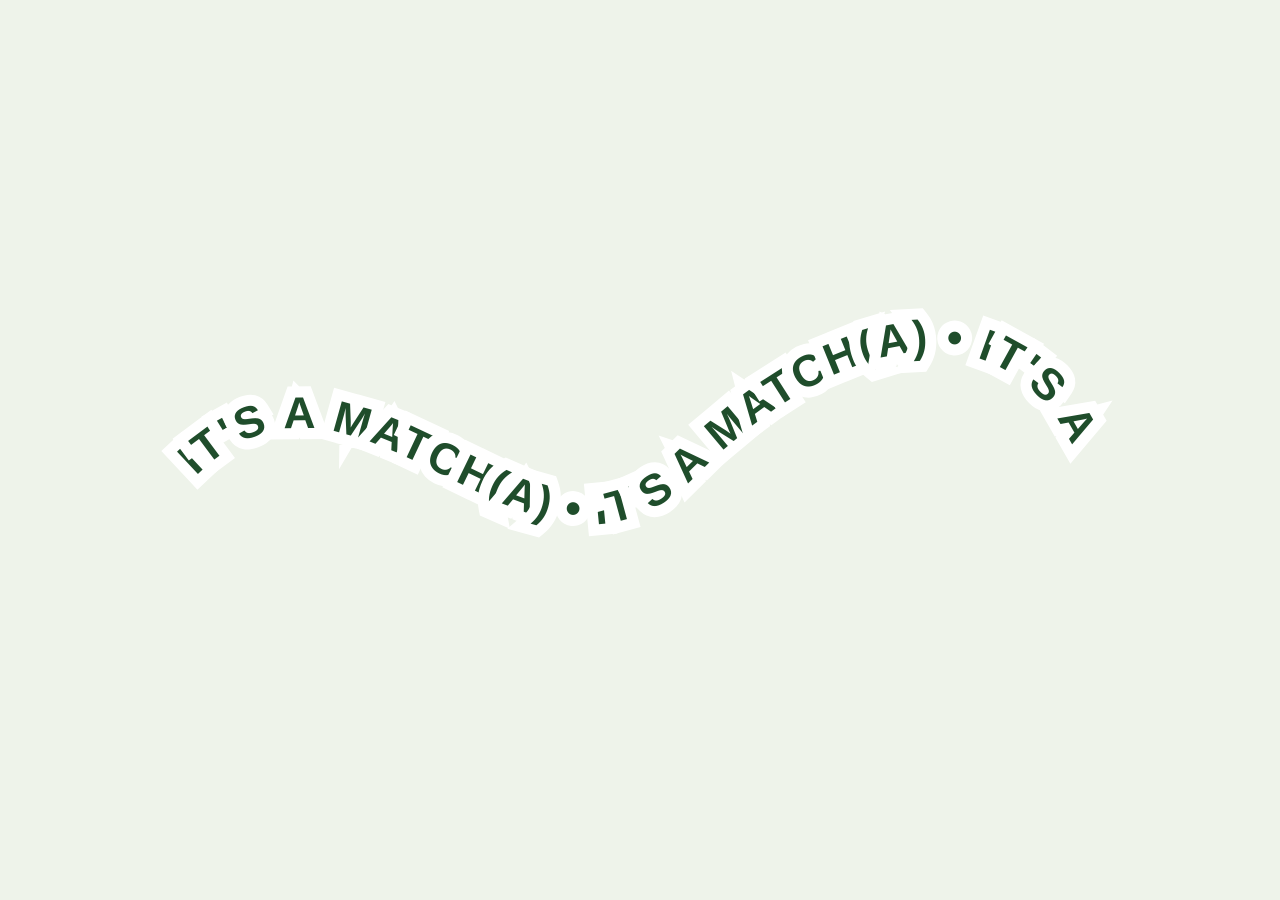
<file: test.html>
<!DOCTYPE html>
<html lang="en">
<head>
<meta charset="UTF-8" />
<meta name="viewport" content="width=device-width, initial-scale=1.0" />
<title>S Curve Text Animation</title>

<style>
  body {
    margin: 0;
    height: 100vh;
    display: flex;
    align-items: center;
    justify-content: center;
    background: #eef3ea;
    font-family: Arial, sans-serif;
  }

  .wrapper {
    width: 100%;
    max-width: 1000px;
  }

  svg {
    width: 100%;
    height: auto;
  }

  text {
    fill: #1f4d2b;          /* Text color */
    stroke: #ffffff;        /* White outline */
    stroke-width: 20px;      /* Thickness of outline */
    paint-order: stroke;    /* Keeps stroke outside text */
    font-size: 40px;
    font-weight: bold;
    letter-spacing: 2px;
  }

  /* Animation */
  .moving-text {
    animation: moveText 10s linear infinite;
  }

  @keyframes moveText {
    from { startOffset: 0%; }
    to   { startOffset: 100%; }
  }
</style>
</head>

<body>

<div class="wrapper">

<svg viewBox="0 0 900 350">

  <!-- S Curve Path -->
  <path id="sCurve"
        d="M 50 200 
           C 200 50, 350 350, 500 200
           S 800 50, 850 200"
        fill="transparent" />

  <!-- Animated Text -->
  <text class="moving-text">
    <textPath href="#sCurve" startOffset="0%">
      IT'S A MATCH(A) • IT'S A MATCH(A) • IT'S A MATCH(A) • IT'S A MATCH(A) •
    </textPath>
  </text>

</svg>

</div>

</body>
</html>
</file>
<file: assets/css/icomoon-style.css>
@font-face {
  font-family: 'icomoon';
  src: url('../fonts/icomoon/icomoon.eot?nfr8c6');
  src: url('../fonts/icomoon/icomoon.eot?nfr8c6#iefix') format('embedded-opentype'),
    url('../fonts/icomoon/icomoon.ttf?nfr8c6') format('truetype'),
    url('../fonts/icomoon/icomoon.woff?nfr8c6') format('woff'),
    url('../fonts/icomoon/icomoon.svg?nfr8c6#icomoon') format('svg');
  font-weight: normal;
  font-style: normal;
  font-display: block;
}

[class^="icon-"],
[class*=" icon-"] {
  /* use !important to prevent issues with browser extensions that change fonts */
  font-family: 'icomoon' !important;
  speak: never;
  font-style: normal;
  font-weight: normal;
  font-variant: normal;
  text-transform: none;
  line-height: 1;

  /* Better Font Rendering =========== */
  -webkit-font-smoothing: antialiased;
  -moz-osx-font-smoothing: grayscale;
}

.icon-facebook:before {
  content: "\e903";
}

.icon-arrow-left:before {
  content: "\e900";
}

.icon-arrow-right:before {
  content: "\e901";
}

.icon-arrow-up-right:before {
  content: "\e902";
}

.icon-instagram:before {
  content: "\e904";
}

.icon-linkedin:before {
  content: "\e905";
}
</file>
<file: assets/css/snake-reveal.css>
.site-main {
  position: relative;
}

.snake-reveal-layer {
  position: absolute;
  top: 0;
  right: 0;
  bottom: 0;
  left: 0;
  pointer-events: none;
  z-index: 3;
  overflow: visible;
}

.snake-reveal-wrap {
  position: sticky;
  top: 0;
  height: 100vh;
  display: grid;
  place-items: center;
}

.snake-reveal-wrap svg {
  width: min(1060px, 95vw);
  height: auto;
  display: block;
  overflow: visible;
  opacity: 0.1;
  transform: translateY(-30vh); /* move snake up */
}

.snake-reveal-text {
  position: absolute;
  inset: 0;
  display: grid;
  place-items: center;
  mix-blend-mode: screen;
  opacity: 0.92;
}

.snake-reveal-text svg {
  width: 90vw;
  margin-right: auto;
  height: auto;
  overflow: visible;
}

.snake-reveal-text text {
  fill: #7c4b1f;
  stroke-width: 14px;
  paint-order: stroke;
  font-size: 46px;
  font-weight: 700;
  letter-spacing: 1.1px;
  word-spacing: 2px;
}

.snake-reveal-text textPath {
  font-family: 'BlockPro-Bold', sans-serif;
  letter-spacing: 1.1px;
  word-spacing: 2px;
}

.snake-reveal-band {
  fill: none;
  stroke: rgba(15, 17, 21, 0.96);
  stroke-width: 58px;
  stroke-linecap: round;
  stroke-linejoin: round;
}

.snake-reveal-text .snake-reveal-bg {
  stroke: #ffffff;
  stroke-width: 36px;
}

.snake-guide {
  stroke: rgba(253, 254, 255, 0.18);
  stroke-width: 2.5;
  fill: none;
}

@media (max-width: 700px) {
  .snake-reveal-text text {
    font-size: 34px;
    stroke-width: 12px;
  }

  .snake-reveal-text .snake-reveal-bg {
    stroke-width: 30px;
  }
}
</file>
